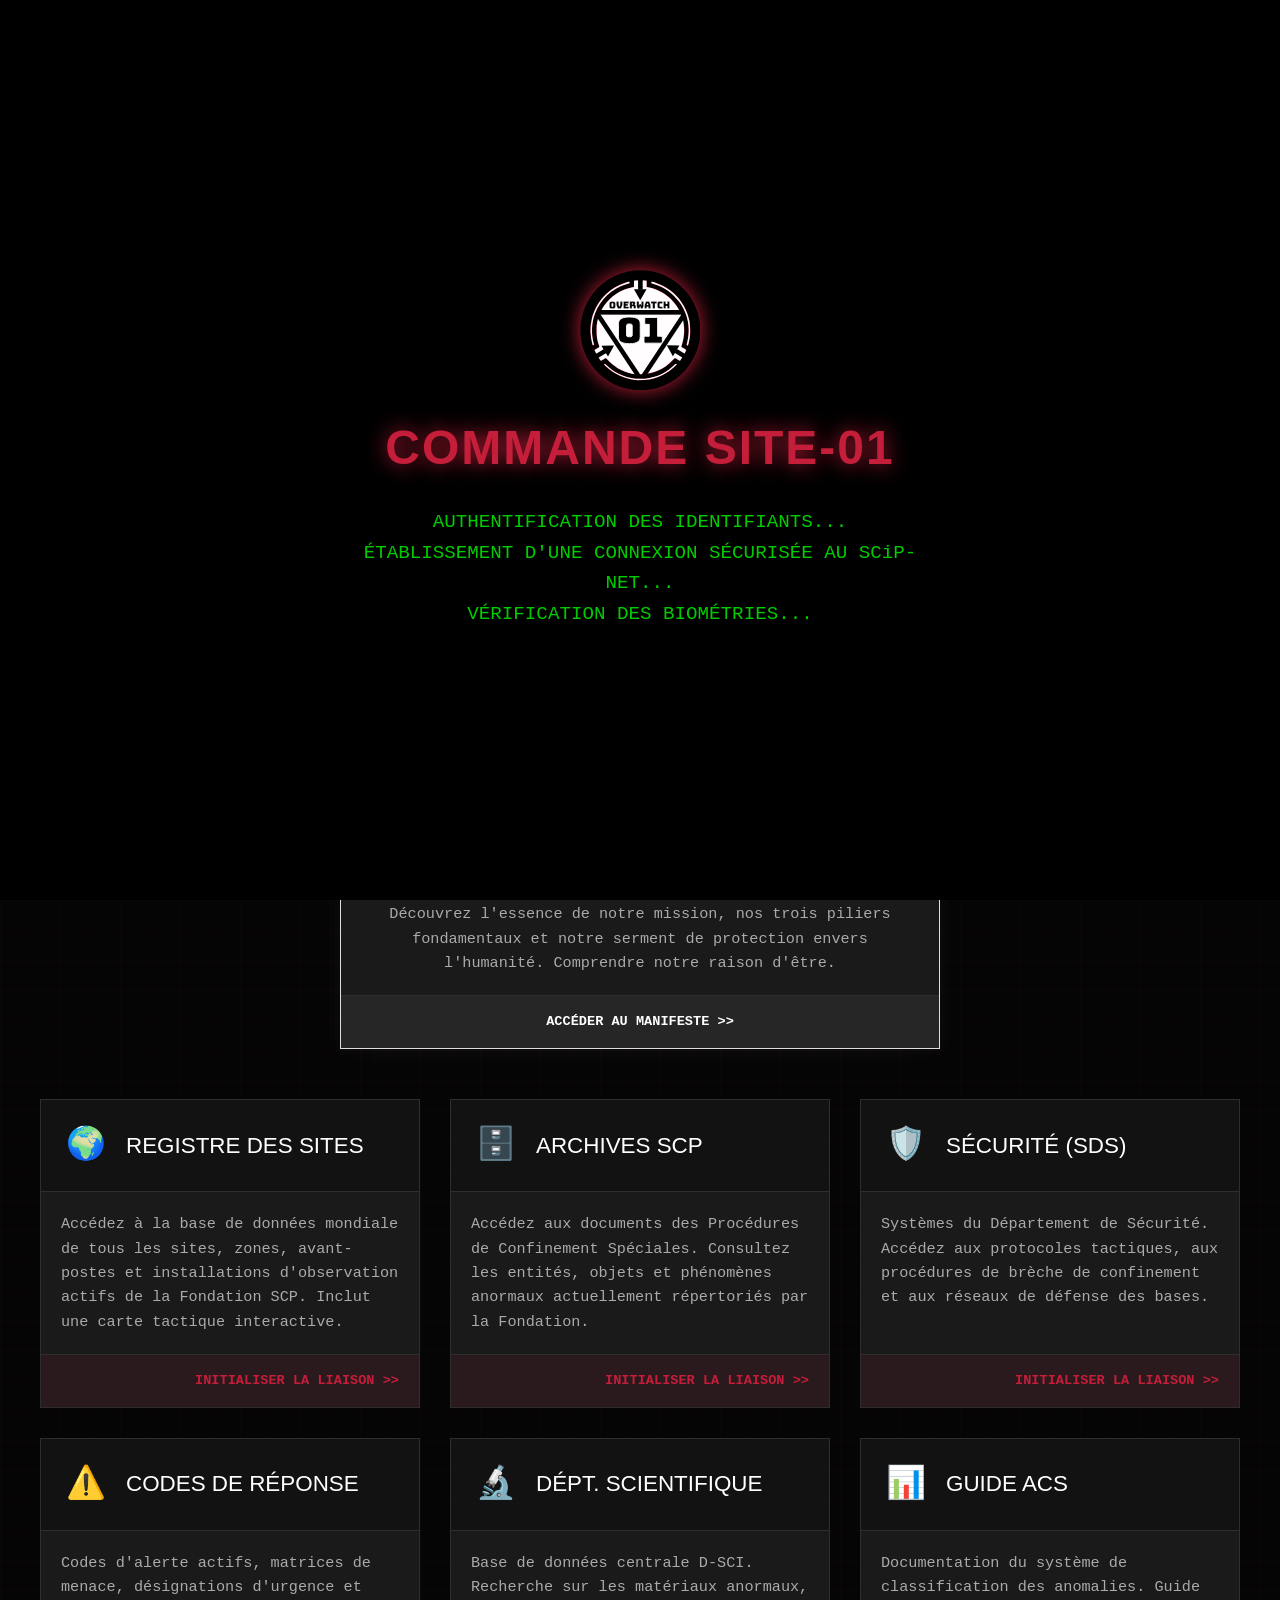
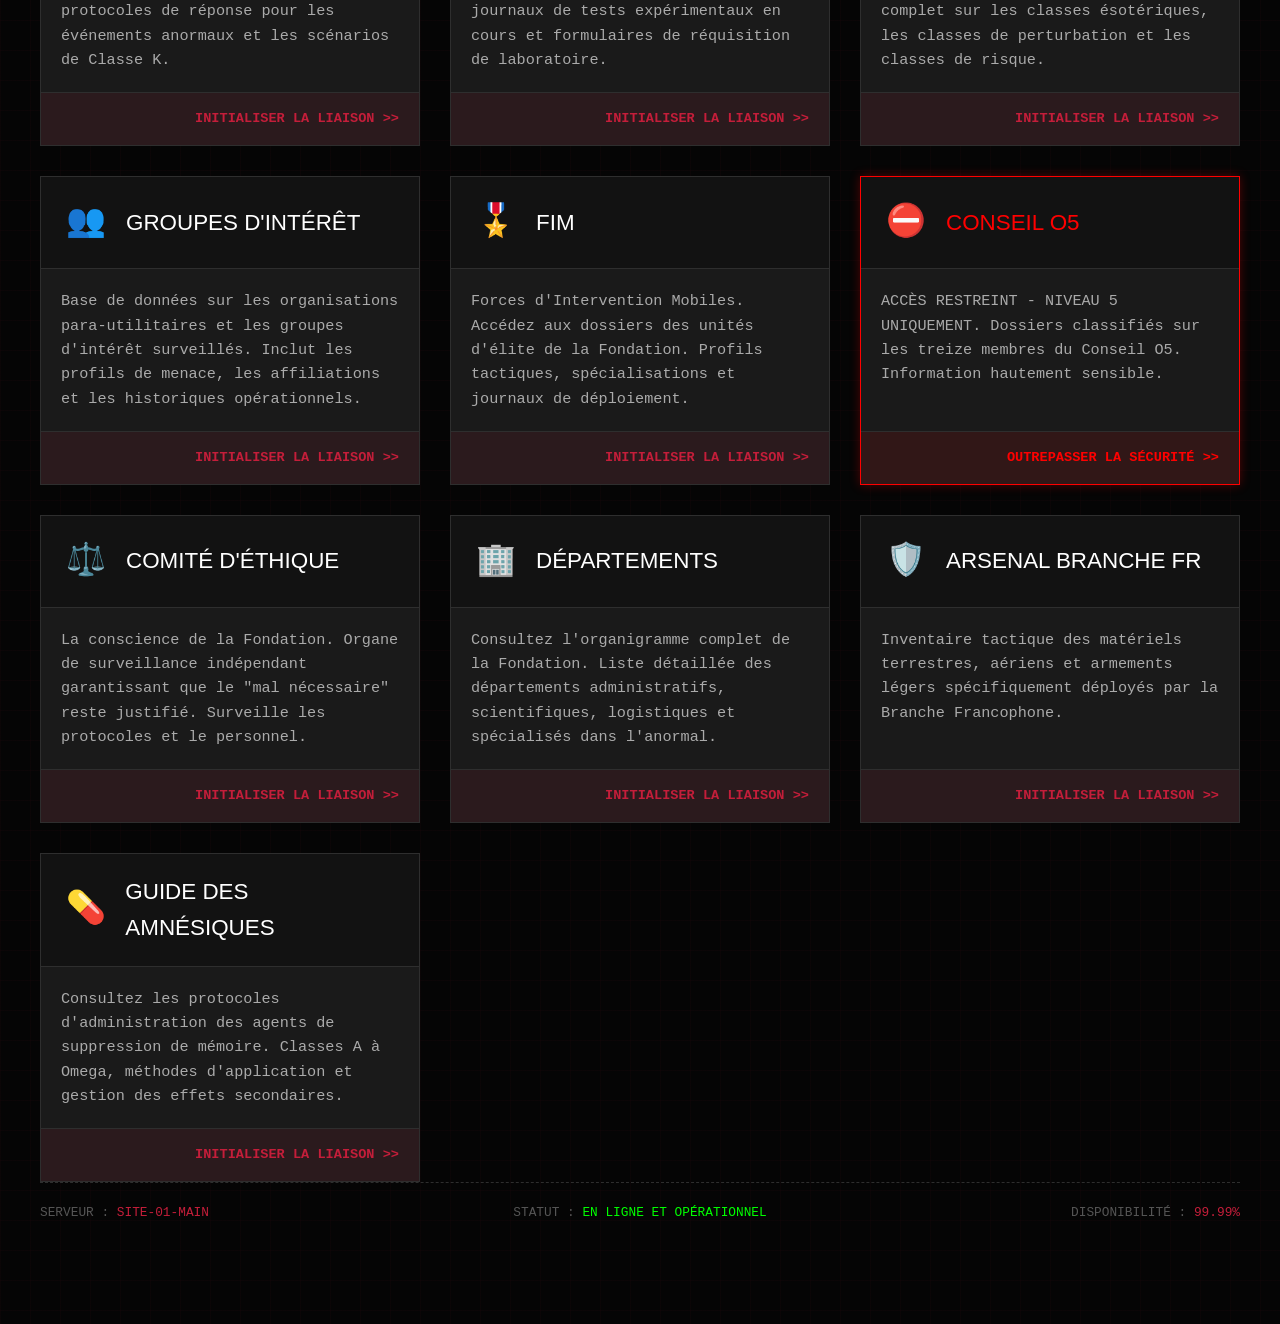
<file: index.html>
<!DOCTYPE html>
<html lang="fr">

<head>
    <meta charset="UTF-8">
    <meta name="viewport" content="width=device-width, initial-scale=1.0">
    <title>SCiP-NET : SITE-01 // COMMAND TERMINAL</title>
    <style>
        :root {
            --bg-color: #050505;
            --text-color: #e0e0e0;
            --primary: #c41e3a;
            /* Deep Red */
            --primary-glow: rgba(196, 30, 58, 0.4);
            --secondary: #1a1a1a;
            --accent: #2e2e2e;
            --font-main: 'Courier New', Courier, monospace;
            --font-header: 'Arial Black', sans-serif;
        }

        * {
            box-sizing: border-box;
            margin: 0;
            padding: 0;
        }

        body {
            background-color: var(--bg-color);
            color: var(--text-color);
            font-family: var(--font-main);
            line-height: 1.6;
            overflow-x: hidden;
            background-image:
                linear-gradient(rgba(196, 30, 58, 0.03) 1px, transparent 1px),
                linear-gradient(90deg, rgba(196, 30, 58, 0.03) 1px, transparent 1px);
            background-size: 30px 30px;
            min-height: 100vh;
            display: flex;
            flex-direction: column;
        }

        /* CRT Scanline Effect */
        body::after {
            content: " ";
            display: block;
            position: fixed;
            top: 0;
            left: 0;
            bottom: 0;
            right: 0;
            background: linear-gradient(rgba(18, 16, 16, 0) 50%, rgba(0, 0, 0, 0.25) 50%), linear-gradient(90deg, rgba(255, 0, 0, 0.06), rgba(0, 255, 0, 0.02), rgba(0, 0, 255, 0.06));
            z-index: 2;
            background-size: 100% 2px, 3px 100%;
            pointer-events: none;
        }

        header {
            background-color: var(--secondary);
            border-bottom: 3px solid var(--primary);
            padding: 20px 40px;
            display: flex;
            align-items: center;
            justify-content: space-between;
            position: fixed;
            width: 100%;
            top: 0;
            z-index: 10;
            box-shadow: 0 0 15px var(--primary-glow);
        }

        .logo-container {
            display: flex;
            align-items: center;
            gap: 20px;
        }

        .logo {
            width: 60px;
            height: 60px;
            filter: drop-shadow(0 0 5px var(--primary));
        }

        h1 {
            font-family: var(--font-header);
            font-size: 1.8rem;
            color: var(--text-color);
            text-transform: uppercase;
            letter-spacing: 2px;
        }

        .subtitle {
            font-size: 0.9rem;
            color: var(--primary);
            font-weight: bold;
            letter-spacing: 5px;
        }

        main {
            margin-top: 120px;
            padding: 40px;
            flex-grow: 1;
            display: flex;
            flex-direction: column;
        }

        .terminal-header {
            text-align: center;
            margin-bottom: 50px;
            border-bottom: 1px solid var(--accent);
            padding-bottom: 20px;
        }

        .terminal-header h2 {
            font-family: var(--font-header);
            color: var(--primary);
            font-size: 2.5rem;
            letter-spacing: 4px;
            text-shadow: 0 0 10px var(--primary-glow);
        }

        .terminal-header p {
            color: #888;
            font-size: 1.1rem;
            margin-top: 10px;
        }

        .grid {
            display: grid;
            grid-template-columns: repeat(auto-fit, minmax(300px, 1fr));
            gap: 30px;
            max-width: 1200px;
            margin: 0 auto;
            width: 100%;
            position: relative;
            z-index: 5;
        }

        .menu-card {
            background-color: var(--secondary);
            border: 1px solid var(--accent);
            position: relative;
            transition: transform 0.2s, box-shadow 0.2s, border-color 0.2s;
            cursor: pointer;
            display: flex;
            flex-direction: column;
            overflow: hidden;
            text-decoration: none;
            color: var(--text-color);
            min-height: 200px;
        }

        .menu-card::before {
            content: '';
            position: absolute;
            top: 0;
            left: 0;
            width: 100%;
            height: 4px;
            background-color: var(--primary);
            transform: scaleX(0);
            transform-origin: left;
            transition: transform 0.3s;
        }

        .menu-card:hover {
            transform: translateY(-5px);
            box-shadow: 0 10px 20px rgba(0, 0, 0, 0.5), 0 0 15px var(--primary-glow);
            border-color: #444;
        }

        .menu-card:hover::before {
            transform: scaleX(1);
        }

        .card-header {
            padding: 20px;
            border-bottom: 1px solid var(--accent);
            background-color: rgba(0, 0, 0, 0.3);
            display: flex;
            align-items: center;
            gap: 15px;
        }

        .card-icon {
            font-size: 2rem;
            color: var(--primary);
            text-align: center;
            width: 50px;
            display: flex;
            justify-content: center;
            align-items: center;
        }

        .card-title {
            font-family: var(--font-header);
            font-size: 1.4rem;
            color: white;
            text-transform: uppercase;
        }

        .card-body {
            padding: 20px;
            flex-grow: 1;
            font-size: 0.95rem;
            color: #aaa;
        }

        .card-footer {
            padding: 15px 20px;
            background-color: rgba(196, 30, 58, 0.1);
            border-top: 1px solid var(--accent);
            text-align: right;
            font-size: 0.85rem;
            color: var(--primary);
            font-weight: bold;
            transition: background-color 0.3s, color 0.3s;
        }

        .menu-card:hover .card-footer {
            background-color: var(--primary);
            color: #fff;
        }

        .stat-block {
            display: flex;
            gap: 30px;
        }

        .stat-item {
            text-align: right;
        }

        .featured-container {
            display: flex;
            justify-content: center;
            gap: 30px;
            flex-wrap: wrap;
            margin-bottom: 50px;
            width: 100%;
        }

        .menu-card.featured {
            max-width: 600px;
            width: 100%;
            border-color: var(--primary);
            box-shadow: 0 0 20px var(--primary-glow);
            background: linear-gradient(135deg, var(--secondary) 0%, #2a0a0e 100%);
        }

        .menu-card.featured .card-header {
            background-color: rgba(196, 30, 58, 0.2);
        }

        .menu-card.featured .card-title {
            color: #ff4d6a;
            font-size: 1.6rem;
        }

        /* Status panel at the bottom */
        .status-panel {
            margin-top: auto;
            border-top: 1px dashed var(--accent);
            padding-top: 20px;
            display: flex;
            justify-content: space-between;
            color: #555;
            font-size: 0.8rem;
            max-width: 1200px;
            margin-left: auto;
            margin-right: auto;
            width: 100%;
            position: relative;
            z-index: 5;
            padding-bottom: 20px;
        }

        .status-panel span {
            color: var(--primary);
        }

        /* Legal footer banner */
        .legal-footer {
            position: fixed;
            bottom: 0;
            left: 0;
            width: 100%;
            border-top: 1px solid var(--primary);
            background: rgba(15, 15, 15, 0.9);
            backdrop-filter: blur(10px);
            transition: all 0.3s;
            text-decoration: none;
            padding: 10px;
            display: flex;
            justify-content: center;
            align-items: center;
            gap: 15px;
            z-index: 20;
            color: #888;
            font-size: 0.75rem;
            letter-spacing: 2px;
            text-transform: uppercase;
            font-family: var(--font-header);
        }

        .legal-footer:hover {
            background: rgba(196, 30, 58, 0.2);
            color: #fff;
            box-shadow: 0 0 20px rgba(196, 30, 58, 0.3);
        }

        .legal-footer b {
            color: var(--primary);
        }

        /* Adjust main to not be hidden by fixed footer */
        main {
            padding-bottom: 80px;
        }

        /* Access Granted Animation */
        #access-overlay {
            position: fixed;
            top: 0;
            left: 0;
            width: 100vw;
            height: 100vh;
            background-color: #000;
            z-index: 100;
            display: flex;
            flex-direction: column;
            justify-content: center;
            align-items: center;
            transition: opacity 1s ease-out;
            pointer-events: none;
        }

        #access-overlay h1 {
            color: var(--primary);
            font-size: 3rem;
            text-shadow: 0 0 20px var(--primary);
            margin-bottom: 20px;
        }

        #access-overlay .access-log {
            color: #0f0;
            font-family: var(--font-main);
            font-size: 1.2rem;
            opacity: 0.8;
            max-width: 600px;
            text-align: center;
        }

        .search-terminal {
            background-color: #000;
            border: 1px solid var(--accent);
            padding: 15px 25px;
            margin-bottom: 40px;
            font-family: var(--font-main);
            display: flex;
            align-items: center;
            gap: 15px;
            max-width: 1200px;
            margin-left: auto;
            margin-right: auto;
            width: 100%;
            border-left: 4px solid var(--primary);
            box-shadow: 0 5px 15px rgba(0,0,0,0.8);
            position: relative;
            z-index: 5;
        }

        .terminal-prompt {
            color: var(--primary);
            font-weight: bold;
            white-space: nowrap;
            letter-spacing: 1px;
        }

        #globalSearch {
            background: none;
            border: none;
            color: #0f0;
            /* Neo-green terminal text */
            font-family: var(--font-main);
            font-size: 1.1rem;
            width: 100%;
            outline: none;
            text-transform: uppercase;
        }

        #globalSearch::placeholder {
            color: #054a05;
        }

        .terminal-overlay {
            position: fixed;
            top: 0;
            left: 0;
            width: 100%;
            height: 100%;
            background: rgba(0, 0, 0, 0.95);
            z-index: 1000;
            display: none;
            flex-direction: column;
            justify-content: center;
            align-items: center;
            font-family: var(--font-main);
        }

        .search-status {
            color: var(--primary);
            font-size: 1.5rem;
            margin-bottom: 20px;
            text-shadow: 0 0 10px var(--primary-glow);
        }

        .search-progress {
            width: 300px;
            height: 2px;
            background: #222;
            position: relative;
            overflow: hidden;
        }

        .search-progress::after {
            content: '';
            position: absolute;
            left: -100%;
            width: 100%;
            height: 100%;
            background: var(--primary);
            animation: search-load 1.5s infinite;
        }

        @keyframes search-load {
            0% { left: -100%; }
            100% { left: 100%; }
        }

        @keyframes scanline {
            0% {
                transform: translateY(-100vh);
            }

            100% {
                transform: translateY(100vh);
            }
        }

        .scanline-bar {
            width: 100%;
            height: 10px;
            background: rgba(196, 30, 58, 0.3);
            box-shadow: 0 0 20px rgba(196, 30, 58, 0.5);
            position: fixed;
            z-index: 3;
            animation: scanline 6s linear infinite;
            pointer-events: none;
            opacity: 0.5;
        }
    </style>
</head>

<body>
    <!-- Access Animation -->
    <div id="access-overlay">
        <img src="./Foundation Facilities - SCP Foundation_files/Site-01.svg" alt="Site-01 Logo"
            style="width: 120px; height: 120px; margin-bottom: 20px; filter: drop-shadow(0 0 10px var(--primary));"
            onerror="this.src='[data-uri]'">
        <h1>COMMANDE SITE-01</h1>
        <div class="access-log" id="accessText">
            AUTHENTIFICATION DES IDENTIFIANTS...<br>
        </div>
    </div>

    <div class="scanline-bar"></div>

    <header>
        <div class="logo-container">
            <img src="./Foundation Facilities - SCP Foundation_files/Site-01.svg" alt="SCP Logo" class="logo"
                onerror="this.src='[data-uri]'">
            <div>
                <h1>Base de données SCiP-NET</h1>
                <div class="subtitle">SITE-01 // HUB INTRANET</div>
            </div>
        </div>
        <div class="stat-block">
            <div class="stat-item">
                <div style="font-size: 0.7rem; color: #888;">DIRECTEUR DE SITE</div>
                <div style="color: var(--primary); font-weight: bold;">[CLASSIFIÉ]</div>
            </div>
            <div class="stat-item">
                <div style="font-size: 0.7rem; color: #888;">ACCRÉDITATION REQUISE</div>
                <div style="color: #f00; font-weight: bold;">NIVEAU 4</div>
            </div>
        </div>
    </header>

    <main>
        <div class="terminal-header">
            <h2>TERMINAL PRINCIPAL DU SITE-01</h2>
            <p>Sélectionnez un module de sous-système ou utilisez la ligne de commande ci-dessous.</p>
        </div>

        <!-- Global Search Terminal -->
        <div class="search-terminal">
            <div class="terminal-prompt">SITE-01@SCiP-NET:~$</div>
            <input type="text" id="globalSearch" placeholder="ENTREZ UN ID SCP, UN DÉPARTEMENT OU UNE COMMANDE (recherche sur la base de données officielle)..." autocomplete="off">
        </div>

        <div id="searchOverlay" class="terminal-overlay">
            <div class="search-status" id="searchStatus">RECHERCHE DANS LA BASE DE DONNÉES...</div>
            <div class="search-progress"></div>
        </div>

        <div class="featured-container">
            <!-- Foundation Orientation -->
            <a href="about.html" class="menu-card featured">
                <div class="card-header">
                    <div class="card-icon">🏛️</div>
                    <div class="card-title">Orientation Fondation</div>
                </div>
                <div class="card-body" style="text-align: center;">
                    <p style="font-weight: bold; color: var(--primary); margin-bottom: 10px;">[ ACCÈS PRIORITAIRE POUR
                        LES NOUVEAUX ARRIVANTS ]</p>
                    Aperçu officiel de la mission de la Fondation SCP, de la classification du personnel et du mandat
                    mondial. Obligatoire pour tout nouveau personnel.
                </div>
                <div class="card-footer" style="text-align: center;">
                    INITIALISER LE PROTOCOLE D'ORIENTATION &gt;&gt;
                </div>
            </a>

            <!-- General Presentation -->
            <a href="presentation.html" class="menu-card featured"
                style="border-color: #ddd; box-shadow: 0 0 20px rgba(255,255,255,0.05); background: linear-gradient(135deg, var(--secondary) 0%, #1a1a1a 100%);">
                <div class="card-header" style="background-color: rgba(255, 255, 255, 0.05);">
                    <div class="card-icon">👁️</div>
                    <div class="card-title" style="color: #fff;">Qu'est-ce que la Fondation ?</div>
                </div>
                <div class="card-body" style="text-align: center;">
                    <p style="font-weight: bold; color: #aaa; margin-bottom: 10px;">[ PRÉSENTATION GLOBALE ]</p>
                    Découvrez l'essence de notre mission, nos trois piliers fondamentaux et notre serment de
                    protection envers l'humanité. Comprendre notre raison d'être.
                </div>
                <div class="card-footer"
                    style="text-align: center; color: #fff; background-color: rgba(255, 255, 255, 0.05);">
                    ACCÉDER AU MANIFESTE &gt;&gt;
                </div>
            </a>
        </div>

        <div class="grid">
            <!-- Global Facilities Registry -->
            <a href="Foundation Facilities - SCP Foundation.html" class="menu-card">
                <div class="card-header">
                    <div class="card-icon">🌍</div>
                    <div class="card-title">Registre des Sites</div>
                </div>
                <div class="card-body">
                    Accédez à la base de données mondiale de tous les sites, zones, avant-postes et installations
                    d'observation actifs de la Fondation SCP. Inclut une carte tactique interactive.
                </div>
                <div class="card-footer">
                    INITIALISER LA LIAISON &gt;&gt;
                </div>
            </a>

            <!-- SCP Archives -->
            <a href="archives.html" class="menu-card">
                <div class="card-header">
                    <div class="card-icon">🗄️</div>
                    <div class="card-title">Archives SCP</div>
                </div>
                <div class="card-body">
                    Accédez aux documents des Procédures de Confinement Spéciales. Consultez les entités, objets et
                    phénomènes anormaux actuellement répertoriés par la Fondation.
                </div>
                <div class="card-footer">
                    INITIALISER LA LIAISON &gt;&gt;
                </div>
            </a>

            <!-- Security Department (SDS) -->
            <a href="secu.html" class="menu-card">
                <div class="card-header">
                    <div class="card-icon">🛡️</div>
                    <div class="card-title">Sécurité (SDS)</div>
                </div>
                <div class="card-body">
                    Systèmes du Département de Sécurité. Accédez aux protocoles tactiques, aux procédures de brèche de
                    confinement et aux réseaux de défense des bases.
                </div>
                <div class="card-footer">
                    INITIALISER LA LIAISON &gt;&gt;
                </div>
            </a>

            <!-- Codes & Protocols -->
            <a href="codes.html" class="menu-card">
                <div class="card-header">
                    <div class="card-icon">⚠️</div>
                    <div class="card-title">Codes de Réponse</div>
                </div>
                <div class="card-body">
                    Codes d'alerte actifs, matrices de menace, désignations d'urgence et protocoles de réponse pour les
                    événements anormaux et les scénarios de Classe K.
                </div>
                <div class="card-footer">
                    INITIALISER LA LIAISON &gt;&gt;
                </div>
            </a>

            <!-- Scientific Department (D-SCI) -->
            <a href="d-sci.html" class="menu-card">
                <div class="card-header">
                    <div class="card-icon">🔬</div>
                    <div class="card-title">Dépt. Scientifique</div>
                </div>
                <div class="card-body">
                    Base de données centrale D-SCI. Recherche sur les matériaux anormaux, journaux de tests
                    expérimentaux en cours et formulaires de réquisition de laboratoire.
                </div>
                <div class="card-footer">
                    INITIALISER LA LIAISON &gt;&gt;
                </div>
            </a>

            <!-- ACS Guide -->
            <a href="acs.html" class="menu-card">
                <div class="card-header">
                    <div class="card-icon">📊</div>
                    <div class="card-title">Guide ACS</div>
                </div>
                <div class="card-body">
                    Documentation du système de classification des anomalies. Guide complet sur les classes ésotériques,
                    les classes de perturbation et les classes de risque.
                </div>
                <div class="card-footer">
                    INITIALISER LA LIAISON &gt;&gt;
                </div>
            </a>

            <!-- Groups of Interest (GOI) -->
            <a href="goi.html" class="menu-card">
                <div class="card-header">
                    <div class="card-icon">👥</div>
                    <div class="card-title">Groupes d'Intérêt</div>
                </div>
                <div class="card-body">
                    Base de données sur les organisations para-utilitaires et les groupes d'intérêt surveillés.
                    Inclut les profils de menace, les affiliations et les historiques opérationnels.
                </div>
                <div class="card-footer">
                    INITIALISER LA LIAISON &gt;&gt;
                </div>
            </a>

            <!-- Mobile Task Forces (FIM) -->
            <a href="mtf.html" class="menu-card">
                <div class="card-header">
                    <div class="card-icon">🎖️</div>
                    <div class="card-title">FIM</div>
                </div>
                <div class="card-body">
                    Forces d'Intervention Mobiles. Accédez aux dossiers des unités d'élite de la Fondation.
                    Profils tactiques, spécialisations et journaux de déploiement.
                </div>
                <div class="card-footer">
                    INITIALISER LA LIAISON &gt;&gt;
                </div>
            </a>

            <!-- O5 Council -->
            <a href="o5.html" class="menu-card"
                style="border-color: #ff0000; box-shadow: 0 0 10px rgba(255, 0, 0, 0.3);">
                <div class="card-header">
                    <div class="card-icon" style="color: #ff0000;">⛔</div>
                    <div class="card-title" style="color: #ff0000;">Conseil O5</div>
                </div>
                <div class="card-body">
                    ACCÈS RESTREINT - NIVEAU 5 UNIQUEMENT.
                    Dossiers classifiés sur les treize membres du Conseil O5.
                    Information hautement sensible.
                </div>
                <div class="card-footer" style="background: rgba(255, 0, 0, 0.1); color: #ff0000;">
                    OUTREPASSER LA SÉCURITÉ &gt;&gt;
                </div>
            </a>

            <!-- Ethics Committee (CE) -->
            <a href="ethics.html" class="menu-card">
                <div class="card-header">
                    <div class="card-icon">⚖️</div>
                    <div class="card-title">Comité d'Éthique</div>
                </div>
                <div class="card-body">
                    La conscience de la Fondation. Organe de surveillance indépendant garantissant que le "mal nécessaire" reste justifié. Surveille les protocoles et le personnel.
                </div>
                <div class="card-footer">
                    INITIALISER LA LIAISON &gt;&gt;
                </div>
            </a>

            <!-- Foundation Departments -->
            <a href="departments.html" class="menu-card">
                <div class="card-header">
                    <div class="card-icon">🏢</div>
                    <div class="card-title">Départements</div>
                </div>
                <div class="card-body">
                    Consultez l'organigramme complet de la Fondation. Liste détaillée des départements administratifs,
                    scientifiques, logistiques et spécialisés dans l'anormal.
                </div>
                <div class="card-footer">
                    INITIALISER LA LIAISON &gt;&gt;
                </div>
            </a>

            <!-- French Equipment -->
            <a href="equipment.html" class="menu-card">
                <div class="card-header">
                    <div class="card-icon">🛡️</div>
                    <div class="card-title" >Arsenal Branche FR</div>
                </div>
                <div class="card-body">
                    Inventaire tactique des matériels terrestres, aériens et armements légers spécifiquement déployés
                    par la Branche Francophone.
                </div>
                <div class="card-footer" >
                    INITIALISER LA LIAISON &gt;&gt;
                </div>
            </a>

            <!-- Amnesics Guide -->
            <a href="amnesics.html" class="menu-card">
                <div class="card-header">
                    <div class="card-icon">💊</div>
                    <div class="card-title">Guide des Amnésiques</div>
                </div>
                <div class="card-body">
                    Consultez les protocoles d'administration des agents de suppression de mémoire. Classes A à Omega, méthodes d'application et gestion des effets secondaires.
                </div>
                <div class="card-footer">
                    INITIALISER LA LIAISON &gt;&gt;
                </div>
            </a>
        </div>

        <div class="status-panel">
            <div>SERVEUR : <span>SITE-01-MAIN</span></div>
            <div>STATUT : <span style="color: #0f0;">EN LIGNE ET OPÉRATIONNEL</span></div>
            <div>DISPONIBILITÉ : <span>99.99%</span></div>
        </div>
    </main>

    <!-- Mentions Légales Banner -->
    <a href="legal.html" class="legal-footer">
        <span>⚖️ <b>Mentions Légales</b> // Licence Creative Commons Attribution-ShareAlike 3.0</span>
    </a>

    <script>
        // Global Search Logic
        const searchInput = document.getElementById('globalSearch');
        const searchOverlay = document.getElementById('searchOverlay');
        const searchStatus = document.getElementById('searchStatus');

        const routes = {
            'ARCHIVES': 'archives.html',
            'DEPARTEMENTS': 'departments.html',
            'DEPT': 'departments.html',
            'AMNESIQUES': 'amnesics.html',
            'AMNESICS': 'amnesics.html',
            'ETIQUE': 'ethics.html',
            'ETHICS': 'ethics.html',
            'CE': 'ethics.html',
            'MTF': 'mtf.html',
            'FIM': 'mtf.html',
            'EQUIPEMENT': 'equipment.html',
            'ARSENAL': 'equipment.html',
            'PRESENTATION': 'presentation.html',
            'ABOUT': 'about.html',
            'ORIENTATION': 'about.html',
            'SITES': 'Foundation Facilities - SCP Foundation.html',
            'FACILITIES': 'Foundation Facilities - SCP Foundation.html',
            'SECU': 'secu.html',
            'SECURITY': 'secu.html',
            'CODES': 'codes.html',
            'D-SCI': 'd-sci.html',
            'SCIENCE': 'd-sci.html',
            'ACS': 'acs.html',
            'GOI': 'goi.html',
            'O5': 'o5.html',
            'LEGAL': 'legal.html'
        };

        searchInput.addEventListener('keypress', function (e) {
            if (e.key === 'Enter') {
                const query = this.value.trim().toUpperCase();
                if (!query) return;

                processSearch(query);
            }
        });

        function processSearch(query) {
            const scpMatch = query.match(/^(?:SCP\s*[-]?\s*)?(\d{1,4})$/);
            
            searchOverlay.style.display = 'flex';
            searchStatus.innerText = `RECHERCHE : ${query}...`;

            setTimeout(() => {
                if (scpMatch) {
                    const scpId = scpMatch[1].padStart(3, '0');
                    searchStatus.innerText = `ID SCP DÉTECTÉ : SCP-${scpId}... REDIRECTION.`;
                    setTimeout(() => {
                        window.location.href = `https://scp-wiki.wikidot.com/scp-${scpId}`;
                    }, 800);
                } else if (routes[query]) {
                    searchStatus.innerText = `MODULE SYSTÈME DÉTECTÉ : ${query}... CHARGEMENT.`;
                    setTimeout(() => {
                        window.location.href = routes[query];
                    }, 800);
                } else if (query === 'HELP' || query === '?') {
                    alert('Commandes disponibles :\n- Un numéro (ex: 173) pour un SCP\n- Nom d\'un module (ex: ARCHIVES, MTF, AMNESIQUES)\n- HELP pour cette aide');
                    searchOverlay.style.display = 'none';
                } else {
                    searchStatus.innerText = `ERREUR : CIBLE "${query}" INCONNUE DANS LA BASE DE DONNÉES.`;
                    setTimeout(() => {
                        searchOverlay.style.display = 'none';
                        searchInput.value = '';
                    }, 1500);
                }
            }, 1000);
        }

        // Intro sequence logic
        const overlay = document.getElementById('access-overlay');
        const textElement = document.getElementById('accessText');

        const lines = [
            "ÉTABLISSEMENT D'UNE CONNEXION SÉCURISÉE AU SCiP-NET...",
            "VÉRIFICATION DES BIOMÉTRIES...",
            "BIOMÉTRIES : CONFIRMÉES.",
            "DÉCRYPTAGE DU MANIFESTE DU SITE-01...",
            "ACCÈS AUTORISÉ."
        ];

        let i = 0;
        function showLine() {
            if (i < lines.length) {
                textElement.innerHTML += lines[i] + "<br>";
                i++;
                setTimeout(showLine, 400 + Math.random() * 400); // Random delay for terminal effect
            } else {
                setTimeout(() => {
                    overlay.style.opacity = '0';
                    setTimeout(() => {
                        overlay.style.display = 'none';
                    }, 1000);
                }, 500);
            }
        }

        // Start animation
        setTimeout(showLine, 500);
    </script>
</body>

</html>
</file>
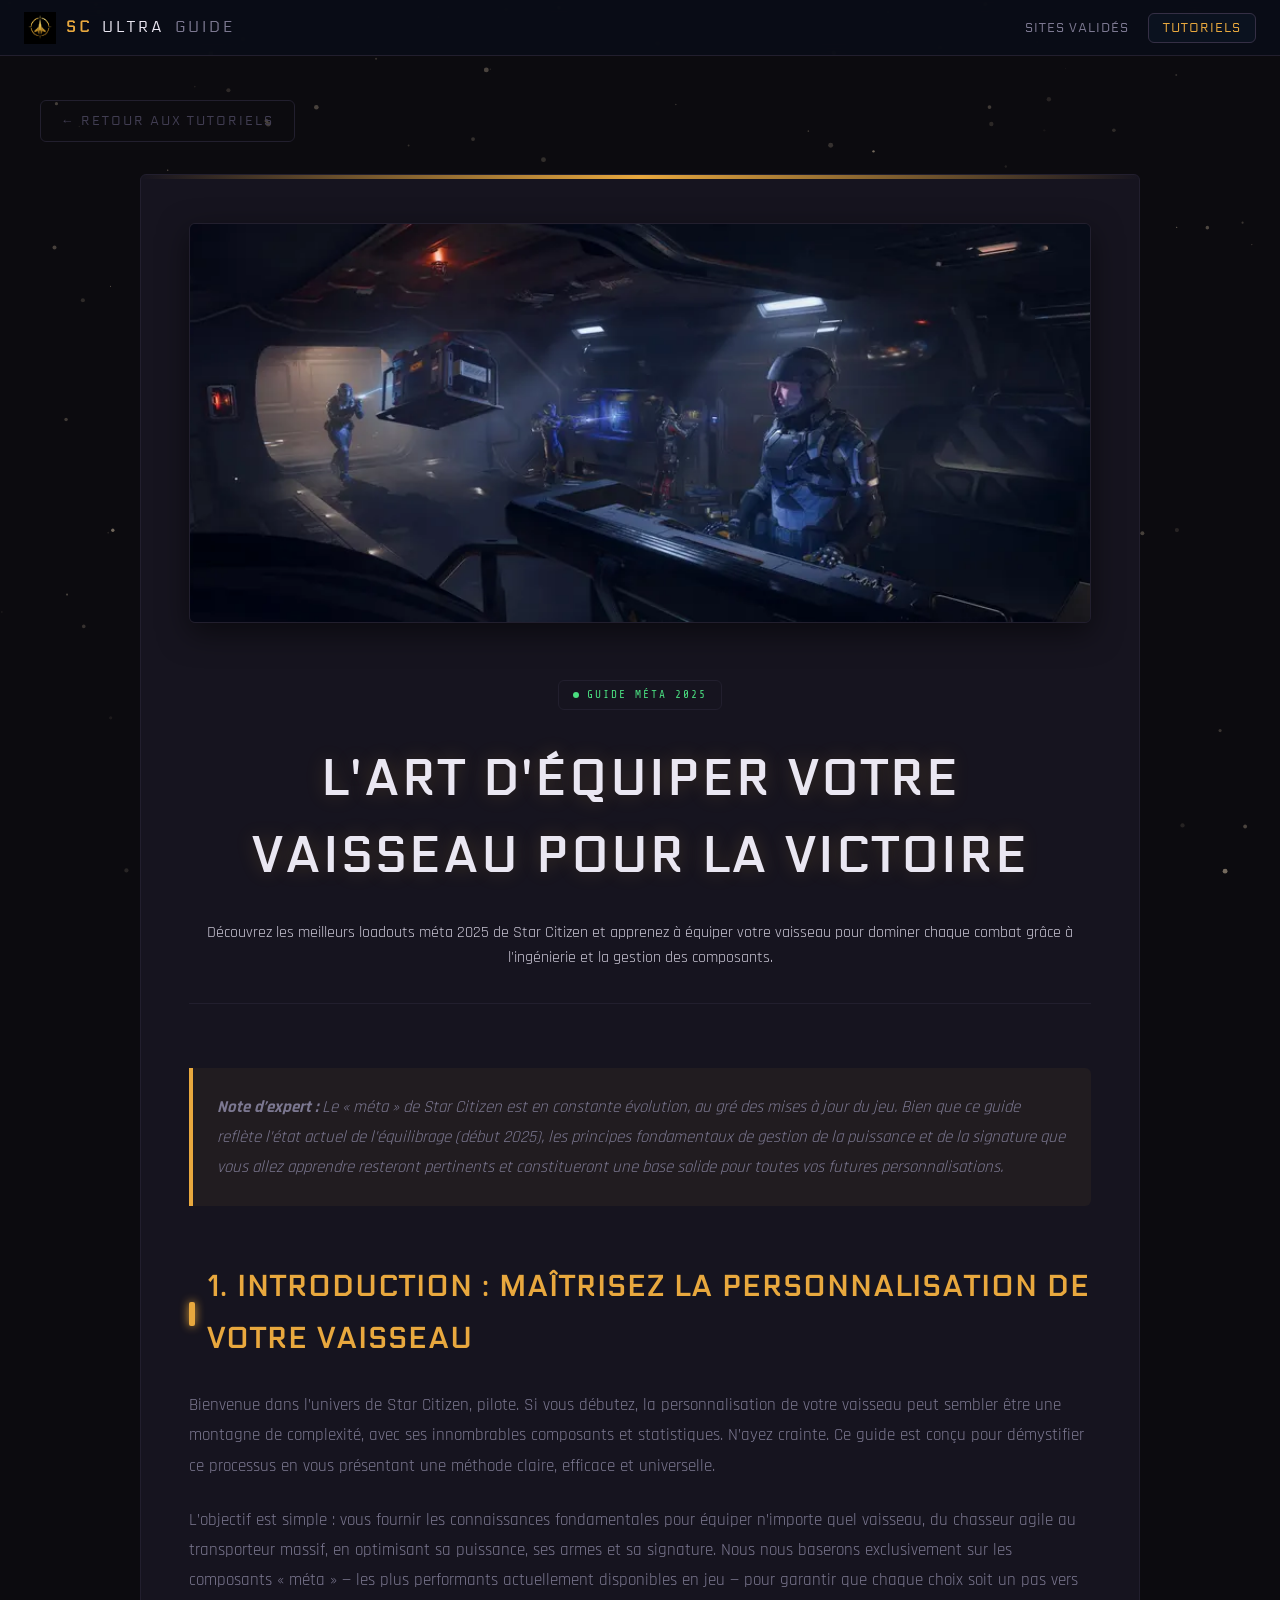
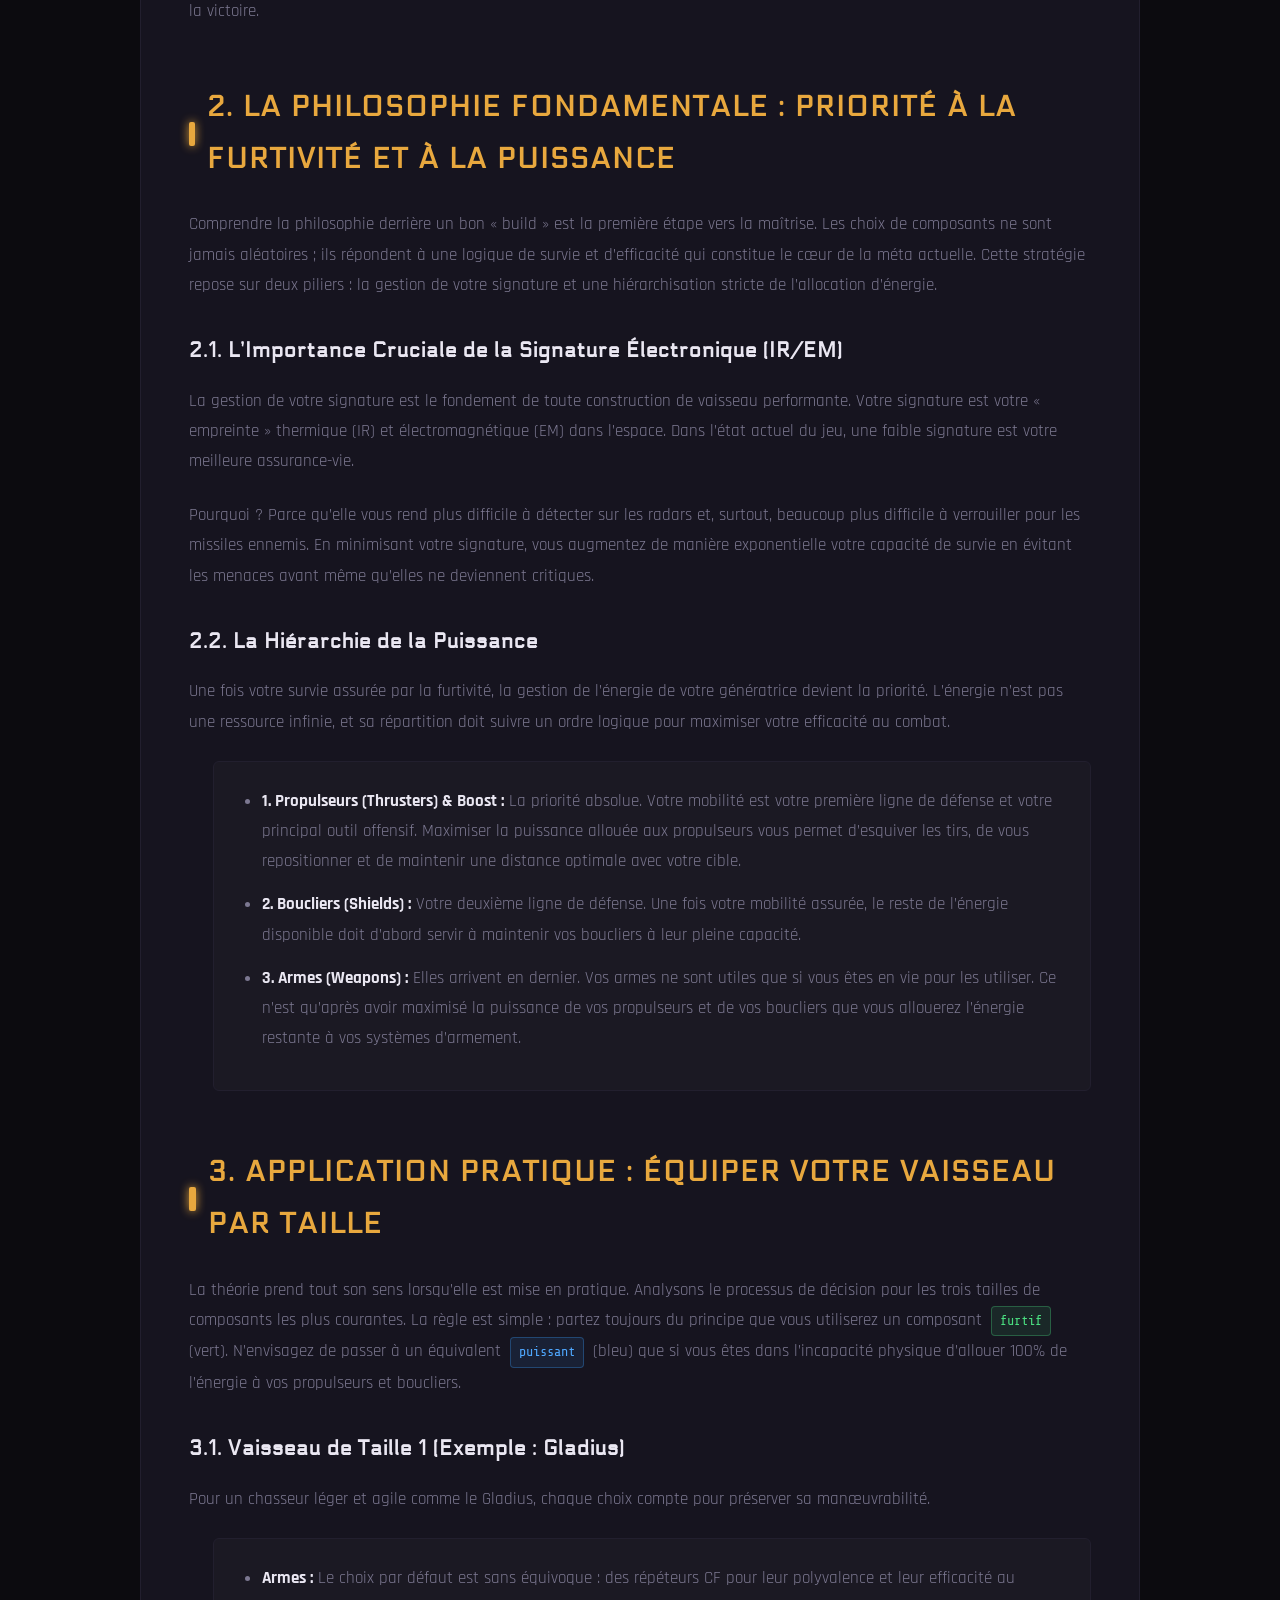
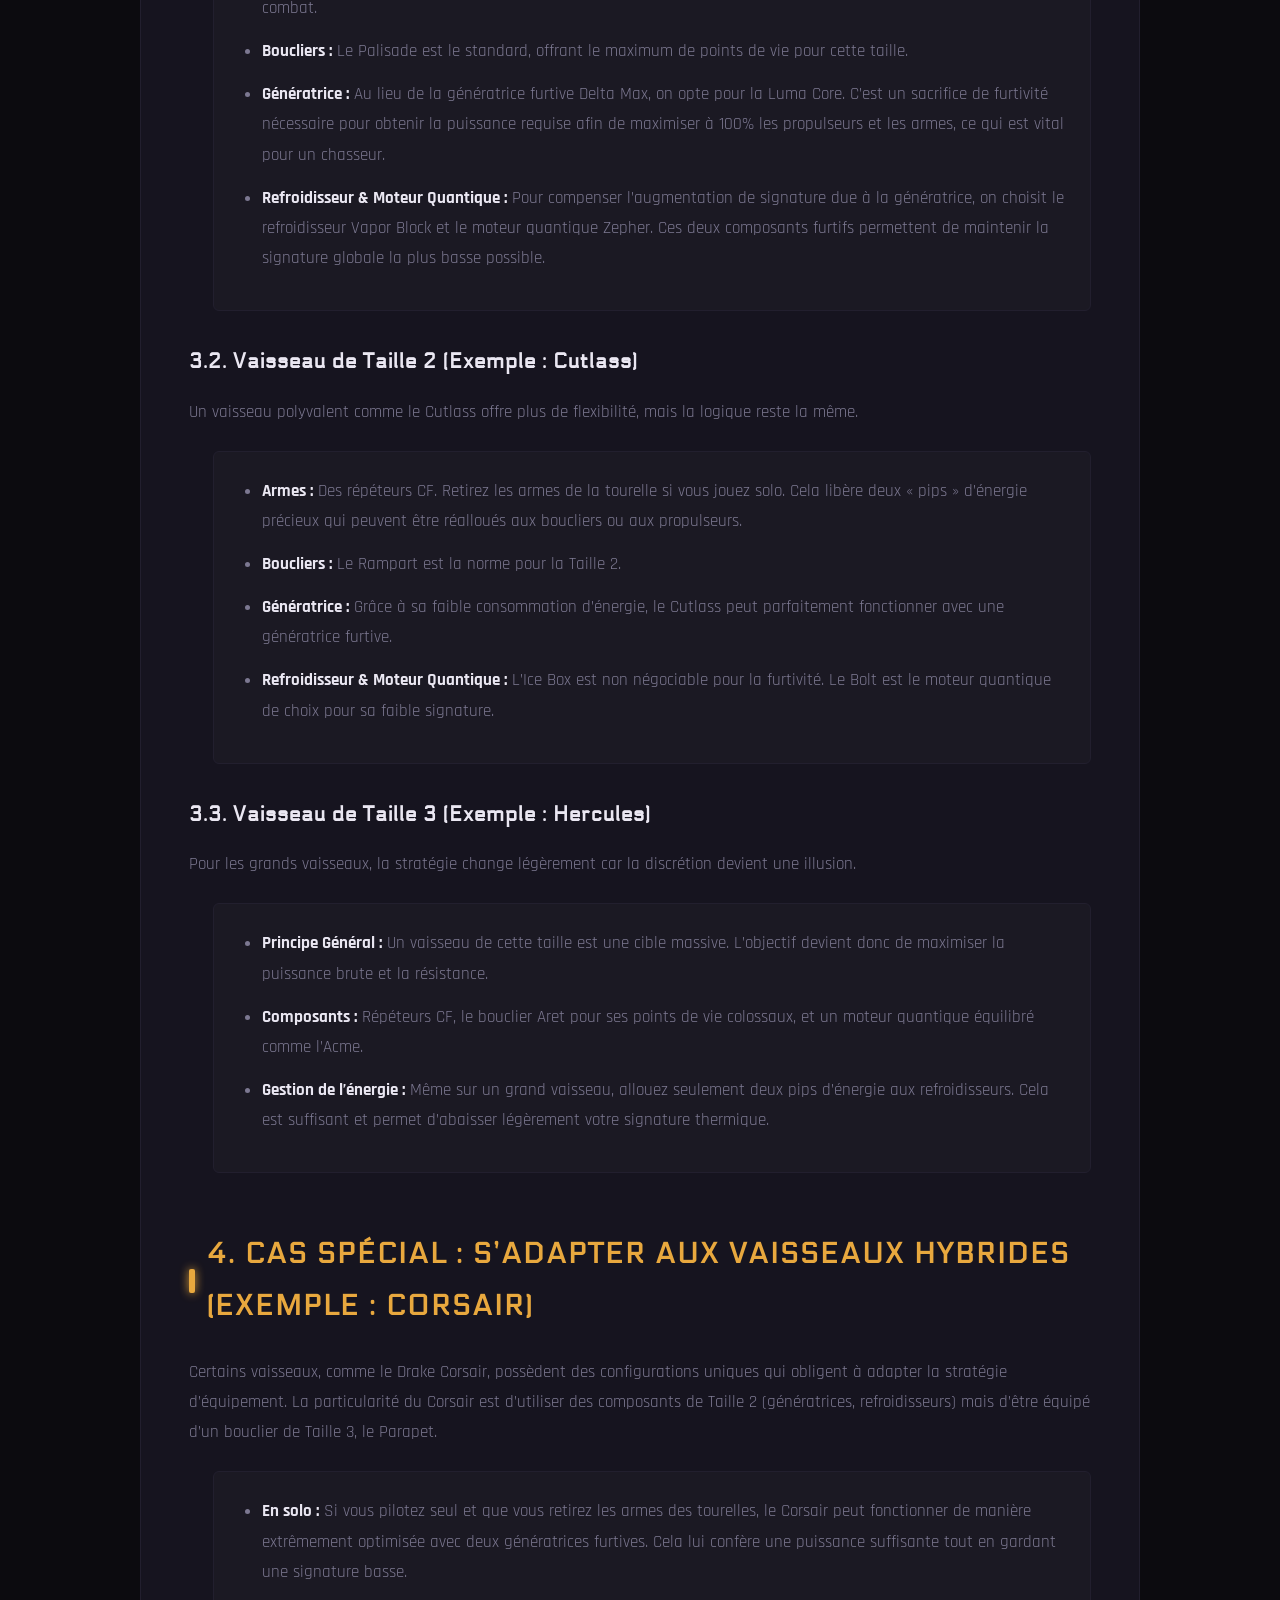
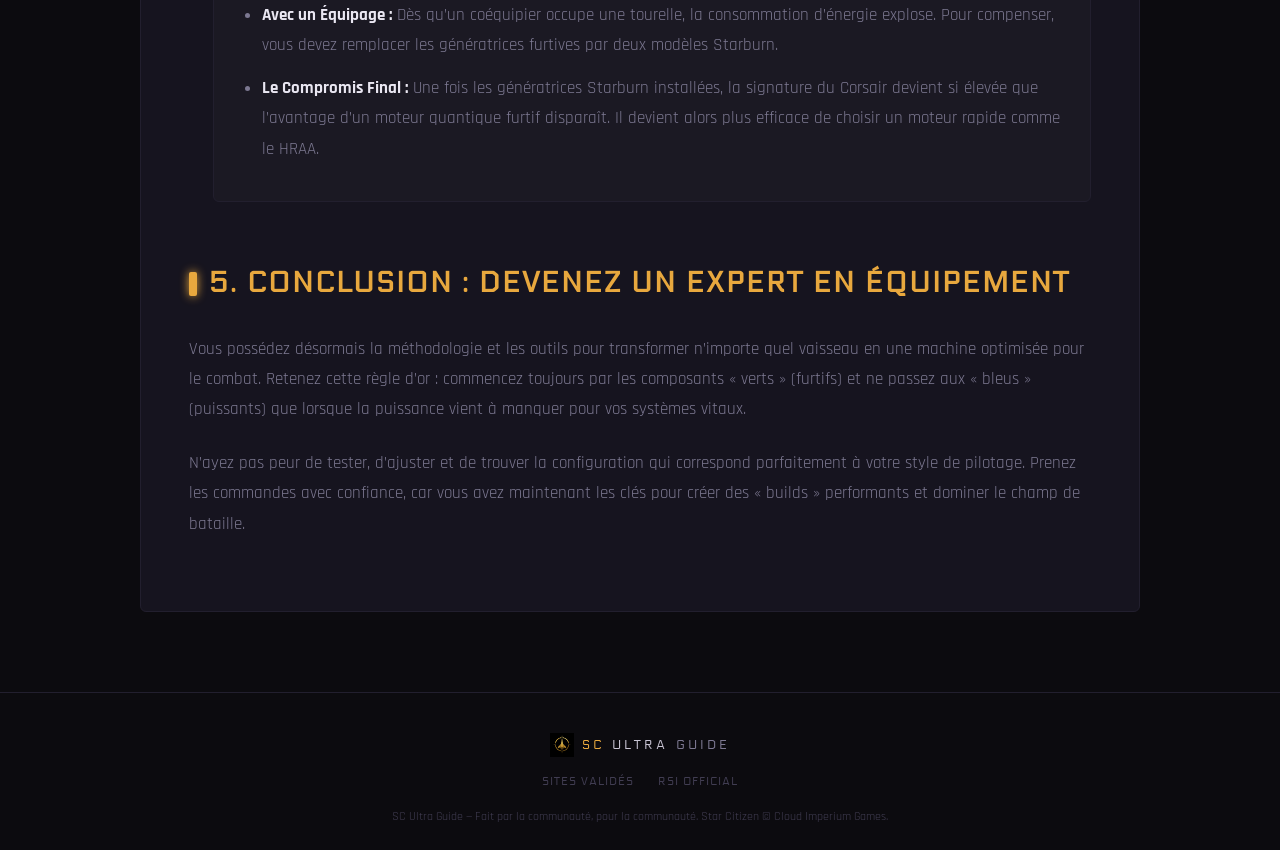
<file: ingénérie vaiseau/index.html>
<!DOCTYPE html>
<html lang="fr">

<head>
  <meta charset="UTF-8">
  <meta name="viewport" content="width=device-width, initial-scale=1.0">
  <title>Ingénierie Vaisseau & Loadout — SC Ultra Guide</title>
  <meta name="description" content="Découvrez les meilleurs loadouts méta 2025 de Star Citizen et apprenez à équiper votre vaisseau pour dominer chaque combat.">
  <link rel="stylesheet" href="../style.css">
  <style>
    .article-container {
      max-width: 1000px;
      margin: 0 auto;
      padding: 3rem;
      background: var(--bg-card);
      border: 1px solid var(--border);
      border-radius: var(--radius);
      position: relative;
      overflow: hidden;
    }
    
    .article-container::before {
      content: '';
      position: absolute;
      top: 0; left: 0; right: 0;
      height: 4px;
      background: linear-gradient(90deg, transparent, var(--accent), transparent);
    }

    .article-image {
      width: 100%;
      height: 400px;
      object-fit: cover;
      border-radius: var(--radius);
      border: 1px solid var(--border);
      margin-bottom: 3rem;
      box-shadow: 0 10px 30px rgba(0,0,0,0.5);
    }

    .article-header {
      text-align: center;
      margin-bottom: 4rem;
      padding-bottom: 2rem;
      border-bottom: 1px solid var(--border);
    }

    .article-header h1 {
      font-family: var(--font-ui);
      font-size: clamp(2rem, 4vw, 3rem);
      color: var(--text-bright);
      text-transform: uppercase;
      letter-spacing: 4px;
      margin-bottom: 1.5rem;
      text-shadow: 0 0 20px rgba(232, 168, 62, 0.2);
    }

    .article-content {
      color: var(--text-mid);
      font-size: 1.05rem;
      line-height: 1.8;
    }

    .article-content h2 {
      color: var(--accent);
      font-family: var(--font-ui);
      font-size: 1.8rem;
      text-transform: uppercase;
      letter-spacing: 2px;
      margin: 3.5rem 0 1.5rem;
      display: flex;
      align-items: center;
      gap: 12px;
    }

    .article-content h2::before {
      content: '';
      display: inline-block;
      width: 8px;
      height: 24px;
      background: var(--accent);
      border-radius: 2px;
      box-shadow: 0 0 10px var(--accent);
    }

    .article-content h3 {
      color: var(--text-bright);
      font-family: var(--font-ui);
      font-size: 1.3rem;
      margin: 2rem 0 1rem;
      letter-spacing: 1px;
    }

    .article-content p {
      margin-bottom: 1.5rem;
    }

    .article-content ul {
      margin-left: 1.5rem;
      margin-bottom: 2rem;
      background: rgba(255, 255, 255, 0.02);
      padding: 1.5rem 1.5rem 1.5rem 3rem;
      border-radius: var(--radius);
      border: 1px solid var(--border);
    }

    .article-content li {
      margin-bottom: 0.8rem;
    }
    
    .article-content li strong {
      color: var(--text-bright);
    }

    .callout {
      background: rgba(232, 168, 62, 0.05);
      border-left: 4px solid var(--accent);
      padding: 1.5rem;
      border-radius: 0 var(--radius) var(--radius) 0;
      margin: 2rem 0;
      font-style: italic;
    }

    .component-tag {
      display: inline-block;
      padding: 2px 8px;
      background: rgba(74, 222, 128, 0.1);
      color: var(--green);
      border: 1px solid rgba(74, 222, 128, 0.3);
      border-radius: 4px;
      font-family: var(--font-mono);
      font-size: 0.85rem;
      margin: 0 4px;
    }
    
    .component-tag.power {
      background: rgba(59, 158, 255, 0.1);
      color: #4fa8ff;
      border-color: rgba(59, 158, 255, 0.3);
    }

    /* Back button */
    .back-btn {
      display: inline-flex;
      align-items: center;
      gap: 8px;
      padding: 10px 20px;
      color: var(--text-dim);
      font-family: var(--font-ui);
      text-transform: uppercase;
      letter-spacing: 2px;
      font-size: 0.8rem;
      border: 1px solid var(--border);
      border-radius: var(--radius);
      margin-bottom: 2rem;
      transition: all 0.2s ease;
    }

    .back-btn:hover {
      color: var(--text-bright);
      border-color: var(--text-mid);
      background: rgba(255,255,255,0.05);
    }
  </style>
</head>

<body>
  <canvas id="stars-canvas"></canvas>

  <!-- NAVBAR -->
  <nav class="navbar">
    <a href="../index.html" class="nav-logo">
      <img src="../logo.png" alt="Logo" class="logo-img">
      <span class="sc">SC</span><span class="ultra">ULTRA</span><span class="guide">GUIDE</span>
    </a>
    <ul class="nav-links">
      <li><a href="../index.html#sites">Sites Validés</a></li>
      <li><a href="../tutos.html" class="active">Tutoriels</a></li>
    </ul>
    <div class="nav-hamburger" id="nav-hamburger">
      <span></span><span></span><span></span>
    </div>
  </nav>

  <!-- CONTENT SECTION -->
  <section class="section" style="padding-top: 100px; min-height: 100vh;">
    <div class="container">
      <a href="../tutos.html" class="back-btn">← Retour aux tutoriels</a>

      <div class="article-container">
        
        <img src="image/engineering-gameplay-guide-v0-7wtzhw1ios7g1.webp" alt="Ingénierie Vaisseau et Loadout" class="article-image">
        
        <div class="article-header">
          <div class="hero-badge"><span class="pulse-dot"></span> GUIDE MÉTA 2025</div>
          <h1>L'Art d'Équiper Votre Vaisseau pour la Victoire</h1>
          <p>Découvrez les meilleurs loadouts méta 2025 de Star Citizen et apprenez à équiper votre vaisseau pour dominer chaque combat grâce à l'ingénierie et la gestion des composants.</p>
        </div>

        <div class="article-content">
          
          <div class="callout">
            <strong>Note d’expert :</strong> Le « méta » de Star Citizen est en constante évolution, au gré des mises à jour du jeu. Bien que ce guide reflète l’état actuel de l’équilibrage (début 2025), les principes fondamentaux de gestion de la puissance et de la signature que vous allez apprendre resteront pertinents et constitueront une base solide pour toutes vos futures personnalisations.
          </div>

          <h2>1. Introduction : Maîtrisez la Personnalisation de Votre Vaisseau</h2>
          <p>
            Bienvenue dans l’univers de Star Citizen, pilote. Si vous débutez, la personnalisation de votre vaisseau peut sembler être une montagne de complexité, avec ses innombrables composants et statistiques. N’ayez crainte. Ce guide est conçu pour démystifier ce processus en vous présentant une méthode claire, efficace et universelle.
          </p>
          <p>
            L’objectif est simple : vous fournir les connaissances fondamentales pour équiper n’importe quel vaisseau, du chasseur agile au transporteur massif, en optimisant sa puissance, ses armes et sa signature. Nous nous baserons exclusivement sur les composants « méta » — les plus performants actuellement disponibles en jeu — pour garantir que chaque choix soit un pas vers la victoire.
          </p>

          <h2>2. La Philosophie Fondamentale : Priorité à la Furtivité et à la Puissance</h2>
          <p>
            Comprendre la philosophie derrière un bon « build » est la première étape vers la maîtrise. Les choix de composants ne sont jamais aléatoires ; ils répondent à une logique de survie et d’efficacité qui constitue le cœur de la méta actuelle. Cette stratégie repose sur deux piliers : la gestion de votre signature et une hiérarchisation stricte de l’allocation d’énergie.
          </p>

          <h3>2.1. L’Importance Cruciale de la Signature Électronique (IR/EM)</h3>
          <p>
            La gestion de votre signature est le fondement de toute construction de vaisseau performante. Votre signature est votre « empreinte » thermique (IR) et électromagnétique (EM) dans l’espace. Dans l’état actuel du jeu, une faible signature est votre meilleure assurance-vie.
          </p>
          <p>
            Pourquoi ? Parce qu’elle vous rend plus difficile à détecter sur les radars et, surtout, beaucoup plus difficile à verrouiller pour les missiles ennemis. En minimisant votre signature, vous augmentez de manière exponentielle votre capacité de survie en évitant les menaces avant même qu’elles ne deviennent critiques.
          </p>

          <h3>2.2. La Hiérarchie de la Puissance</h3>
          <p>
            Une fois votre survie assurée par la furtivité, la gestion de l’énergie de votre génératrice devient la priorité. L’énergie n’est pas une ressource infinie, et sa répartition doit suivre un ordre logique pour maximiser votre efficacité au combat.
          </p>
          <ul>
            <li><strong>1. Propulseurs (Thrusters) & Boost :</strong> La priorité absolue. Votre mobilité est votre première ligne de défense et votre principal outil offensif. Maximiser la puissance allouée aux propulseurs vous permet d’esquiver les tirs, de vous repositionner et de maintenir une distance optimale avec votre cible.</li>
            <li><strong>2. Boucliers (Shields) :</strong> Votre deuxième ligne de défense. Une fois votre mobilité assurée, le reste de l’énergie disponible doit d’abord servir à maintenir vos boucliers à leur pleine capacité.</li>
            <li><strong>3. Armes (Weapons) :</strong> Elles arrivent en dernier. Vos armes ne sont utiles que si vous êtes en vie pour les utiliser. Ce n’est qu’après avoir maximisé la puissance de vos propulseurs et de vos boucliers que vous allouerez l’énergie restante à vos systèmes d’armement.</li>
          </ul>

          <h2>3. Application Pratique : Équiper Votre Vaisseau par Taille</h2>
          <p>
            La théorie prend tout son sens lorsqu’elle est mise en pratique. Analysons le processus de décision pour les trois tailles de composants les plus courantes. La règle est simple : partez toujours du principe que vous utiliserez un composant <span class="component-tag">furtif</span> (vert). N’envisagez de passer à un équivalent <span class="component-tag power">puissant</span> (bleu) que si vous êtes dans l’incapacité physique d’allouer 100% de l’énergie à vos propulseurs et boucliers.
          </p>

          <h3>3.1. Vaisseau de Taille 1 (Exemple : Gladius)</h3>
          <p>Pour un chasseur léger et agile comme le Gladius, chaque choix compte pour préserver sa manœuvrabilité.</p>
          <ul>
            <li><strong>Armes :</strong> Le choix par défaut est sans équivoque : des répéteurs CF pour leur polyvalence et leur efficacité au combat.</li>
            <li><strong>Boucliers :</strong> Le Palisade est le standard, offrant le maximum de points de vie pour cette taille.</li>
            <li><strong>Génératrice :</strong> Au lieu de la génératrice furtive Delta Max, on opte pour la Luma Core. C’est un sacrifice de furtivité nécessaire pour obtenir la puissance requise afin de maximiser à 100% les propulseurs et les armes, ce qui est vital pour un chasseur.</li>
            <li><strong>Refroidisseur & Moteur Quantique :</strong> Pour compenser l’augmentation de signature due à la génératrice, on choisit le refroidisseur Vapor Block et le moteur quantique Zepher. Ces deux composants furtifs permettent de maintenir la signature globale la plus basse possible.</li>
          </ul>

          <h3>3.2. Vaisseau de Taille 2 (Exemple : Cutlass)</h3>
          <p>Un vaisseau polyvalent comme le Cutlass offre plus de flexibilité, mais la logique reste la même.</p>
          <ul>
            <li><strong>Armes :</strong> Des répéteurs CF. Retirez les armes de la tourelle si vous jouez solo. Cela libère deux « pips » d’énergie précieux qui peuvent être réalloués aux boucliers ou aux propulseurs.</li>
            <li><strong>Boucliers :</strong> Le Rampart est la norme pour la Taille 2.</li>
            <li><strong>Génératrice :</strong> Grâce à sa faible consommation d’énergie, le Cutlass peut parfaitement fonctionner avec une génératrice furtive.</li>
            <li><strong>Refroidisseur & Moteur Quantique :</strong> L’Ice Box est non négociable pour la furtivité. Le Bolt est le moteur quantique de choix pour sa faible signature.</li>
          </ul>

          <h3>3.3. Vaisseau de Taille 3 (Exemple : Hercules)</h3>
          <p>Pour les grands vaisseaux, la stratégie change légèrement car la discrétion devient une illusion.</p>
          <ul>
            <li><strong>Principe Général :</strong> Un vaisseau de cette taille est une cible massive. L’objectif devient donc de maximiser la puissance brute et la résistance.</li>
            <li><strong>Composants :</strong> Répéteurs CF, le bouclier Aret pour ses points de vie colossaux, et un moteur quantique équilibré comme l’Acme.</li>
            <li><strong>Gestion de l’énergie :</strong> Même sur un grand vaisseau, allouez seulement deux pips d’énergie aux refroidisseurs. Cela est suffisant et permet d’abaisser légèrement votre signature thermique.</li>
          </ul>

          <h2>4. Cas Spécial : S’Adapter aux Vaisseaux Hybrides (Exemple : Corsair)</h2>
          <p>
            Certains vaisseaux, comme le Drake Corsair, possèdent des configurations uniques qui obligent à adapter la stratégie d’équipement. La particularité du Corsair est d’utiliser des composants de Taille 2 (génératrices, refroidisseurs) mais d’être équipé d’un bouclier de Taille 3, le Parapet.
          </p>
          <ul>
            <li><strong>En solo :</strong> Si vous pilotez seul et que vous retirez les armes des tourelles, le Corsair peut fonctionner de manière extrêmement optimisée avec deux génératrices furtives. Cela lui confère une puissance suffisante tout en gardant une signature basse.</li>
            <li><strong>Avec un Équipage :</strong> Dès qu’un coéquipier occupe une tourelle, la consommation d’énergie explose. Pour compenser, vous devez remplacer les génératrices furtives par deux modèles Starburn.</li>
            <li><strong>Le Compromis Final :</strong> Une fois les génératrices Starburn installées, la signature du Corsair devient si élevée que l’avantage d’un moteur quantique furtif disparaît. Il devient alors plus efficace de choisir un moteur rapide comme le HRAA.</li>
          </ul>

          <h2>5. Conclusion : Devenez un Expert en Équipement</h2>
          <p>
            Vous possédez désormais la méthodologie et les outils pour transformer n’importe quel vaisseau en une machine optimisée pour le combat. Retenez cette règle d’or : commencez toujours par les composants « verts » (furtifs) et ne passez aux « bleus » (puissants) que lorsque la puissance vient à manquer pour vos systèmes vitaux.
          </p>
          <p>
            N’ayez pas peur de tester, d’ajuster et de trouver la configuration qui correspond parfaitement à votre style de pilotage. Prenez les commandes avec confiance, car vous avez maintenant les clés pour créer des « builds » performants et dominer le champ de bataille.
          </p>

        </div>
      </div>
    </div>
  </section>

  <!-- FOOTER -->
  <footer class="footer">
    <div class="footer-content">
      <div class="footer-logo">
        <img src="../logo.png" alt="Logo" class="logo-img-footer">
        <span style="color:var(--accent)">SC</span> ULTRA <span style="color:var(--text-mid)">GUIDE</span>
      </div>
      <div class="footer-links">
        <a href="../index.html#sites">Sites Validés</a>
        <a href="https://robertsspaceindustries.com/" target="_blank">RSI Official</a>
      </div>
      <p>SC Ultra Guide — Fait par la communauté, pour la communauté. Star Citizen © Cloud Imperium Games.</p>
    </div>
  </footer>

  <script>
    function initStars() {
      const canvas = document.getElementById('stars-canvas');
      if (!canvas) return;
      const ctx = canvas.getContext('2d');
      let stars = [];
      const STAR_COUNT = 200;

      function resize() { canvas.width = window.innerWidth; canvas.height = window.innerHeight; }
      function createStars() {
        stars = [];
        for (let i = 0; i < STAR_COUNT; i++) {
          stars.push({ x: Math.random() * canvas.width, y: Math.random() * canvas.height, size: Math.random() * 2 + 0.5, speed: Math.random() * 0.3 + 0.05, opacity: Math.random() * 0.8 + 0.2, pulse: Math.random() * Math.PI * 2 });
        }
      }
      function draw() {
        ctx.clearRect(0, 0, canvas.width, canvas.height);
        stars.forEach(star => {
          star.pulse += 0.01; star.y -= star.speed;
          const flicker = Math.sin(star.pulse) * 0.3 + 0.7;
          if (star.y < -5) { star.y = canvas.height + 5; star.x = Math.random() * canvas.width; }
          ctx.beginPath(); ctx.arc(star.x, star.y, star.size, 0, Math.PI * 2);
          ctx.fillStyle = `rgba(230, 210, 180, ${star.opacity * flicker})`; ctx.fill();
        });
        requestAnimationFrame(draw);
      }
      resize(); createStars(); draw();
      window.addEventListener('resize', () => { resize(); createStars(); });
    }
    document.addEventListener('DOMContentLoaded', initStars);

    // Menu hamburger
    const hamburger = document.getElementById('nav-hamburger');
    const navLinks = document.querySelector('.nav-links');
    if (hamburger && navLinks) {
      hamburger.addEventListener('click', () => {
        navLinks.classList.toggle('open');
      });
    }
  </script>
</body>

</html>
</file>
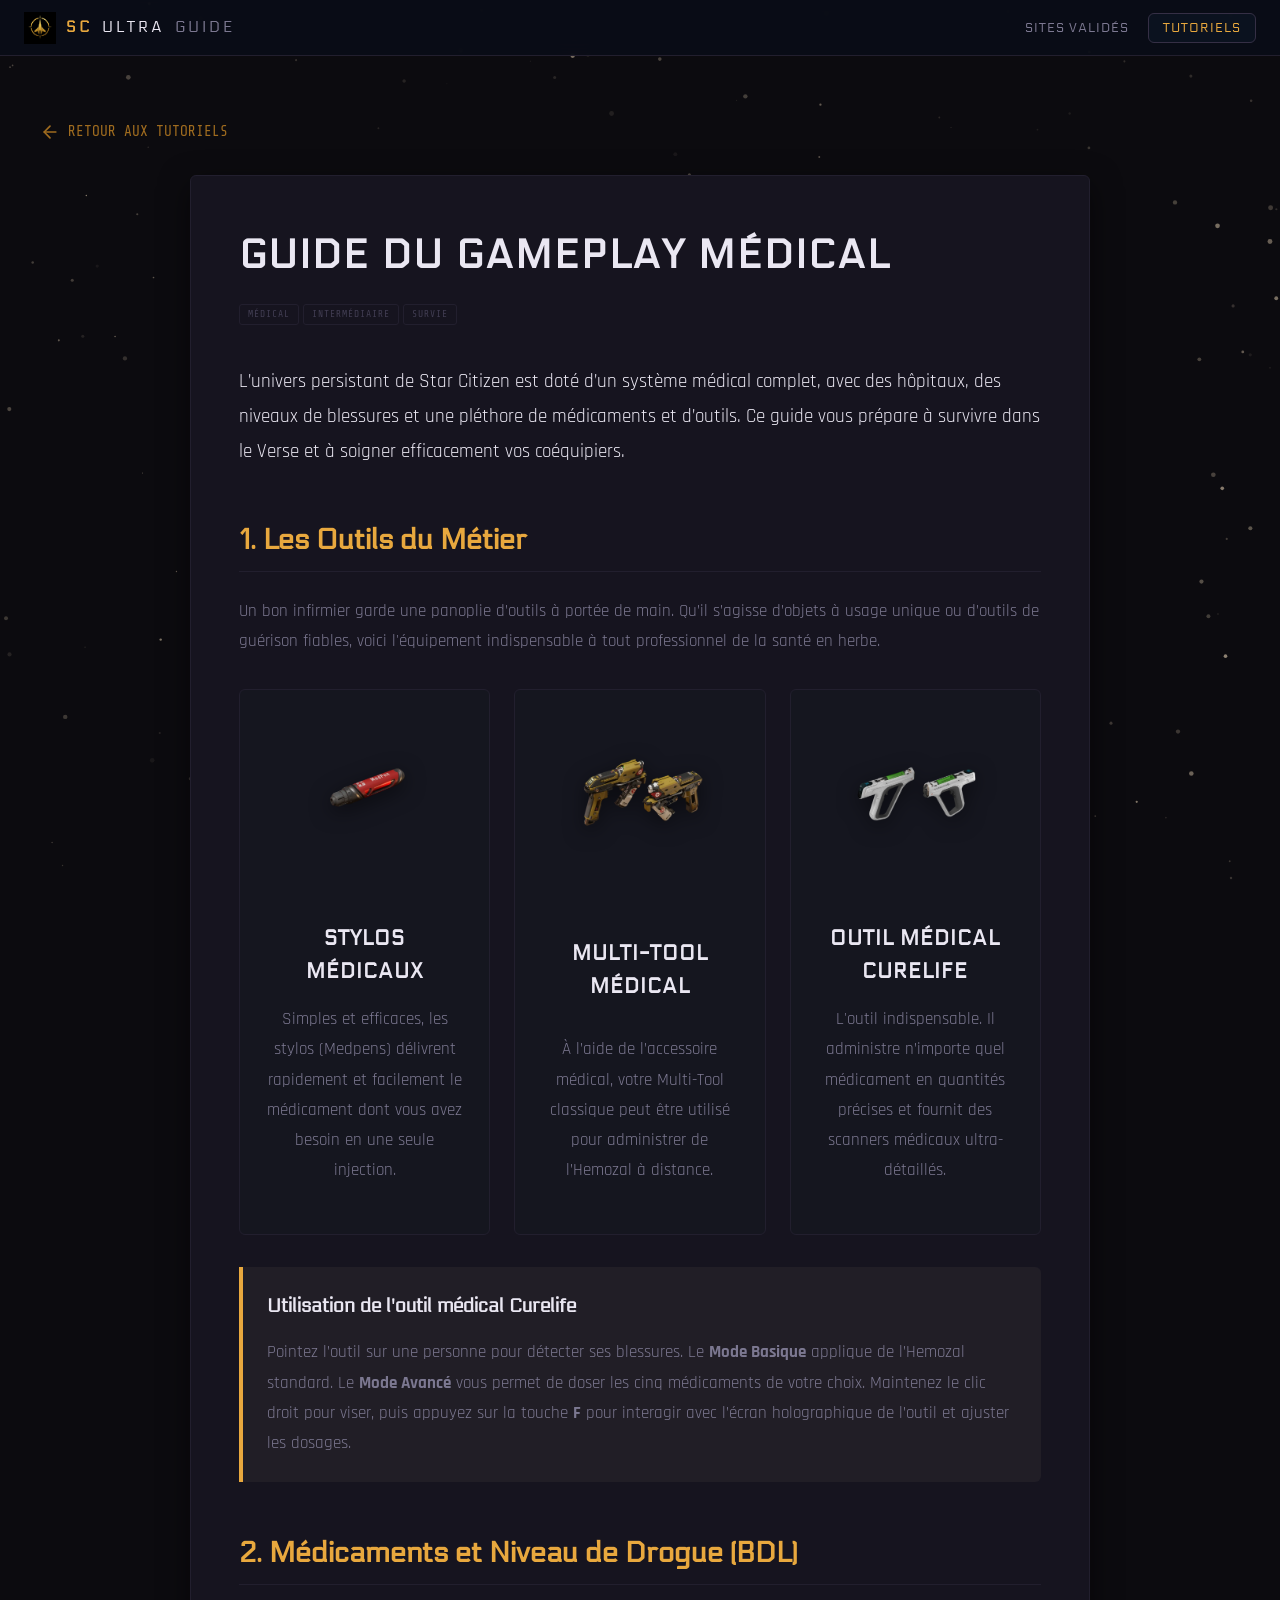
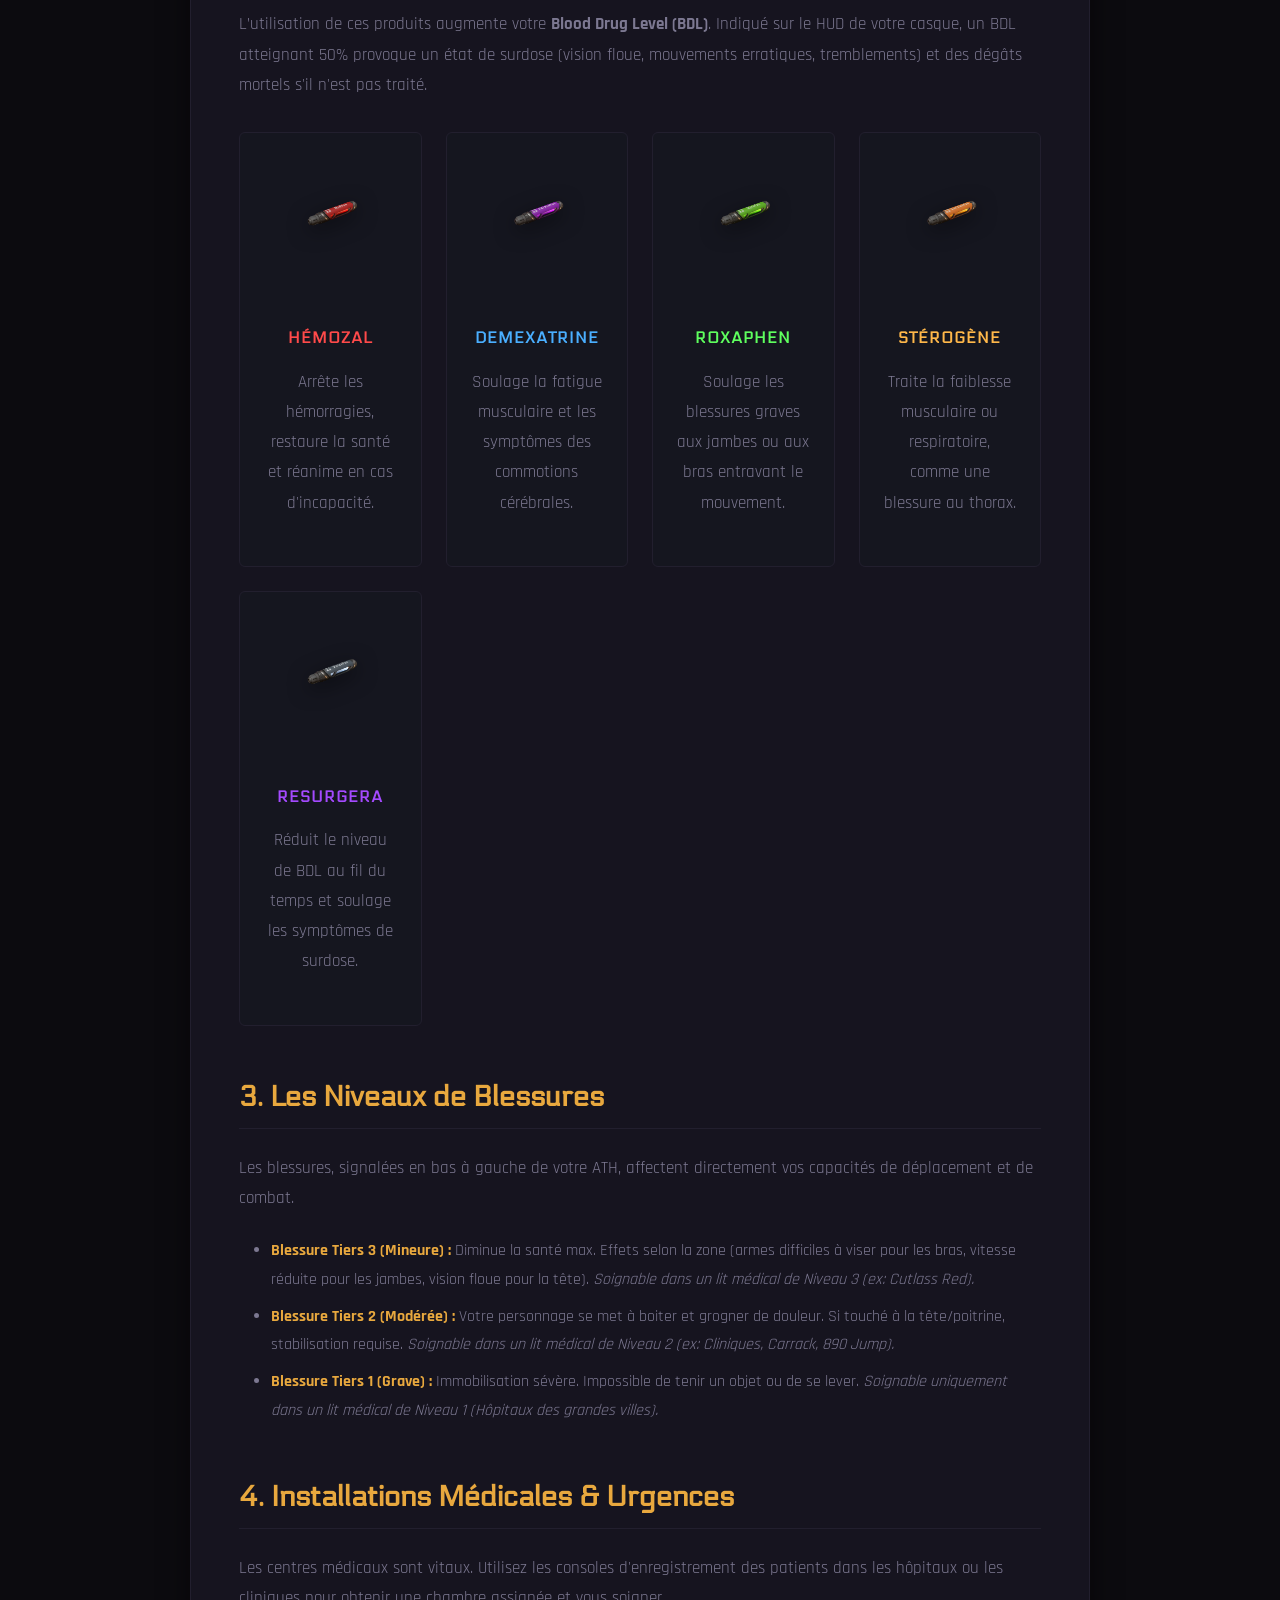
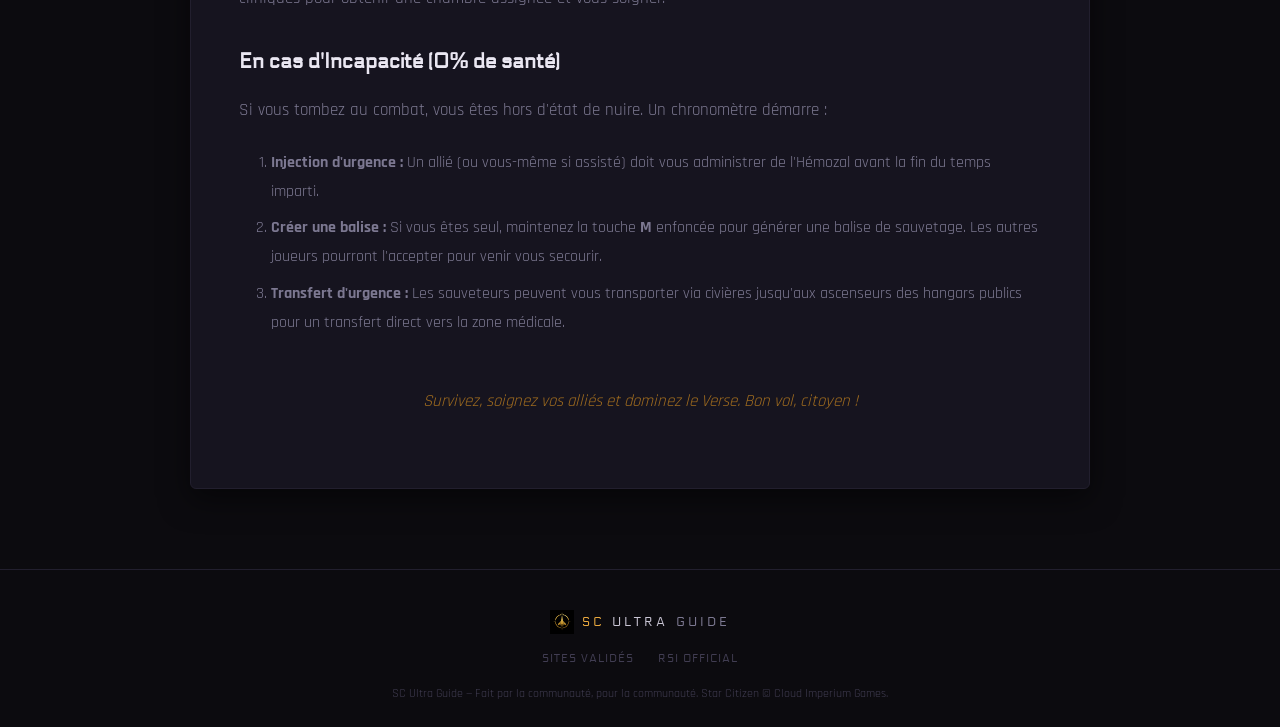
<file: medical/index.html>
<!DOCTYPE html>
<html lang="fr">

<head>
  <meta charset="UTF-8">
  <meta name="viewport" content="width=device-width, initial-scale=1.0">
  <title>Guide du Gameplay Médical — SC Ultra Guide</title>
  <meta name="description" content="Guide complet sur le gameplay médical de Star Citizen : outils, médicaments, blessures et soins.">
  <link rel="stylesheet" href="../style.css">
  <style>
    /* Styles spécifiques aux articles/tutos */
    .article-content {
      max-width: 900px;
      margin: 0 auto;
      padding: 3rem;
      background: var(--bg-card);
      border: 1px solid var(--border);
      border-radius: var(--radius);
      box-shadow: 0 10px 30px rgba(0, 0, 0, 0.5);
    }
    
    .article-content h2 {
      font-family: var(--font-ui);
      color: var(--accent);
      margin-top: 3rem;
      margin-bottom: 1.5rem;
      border-bottom: 1px solid var(--border);
      padding-bottom: 0.5rem;
      font-size: 1.8rem;
    }

    .article-content h3 {
      font-family: var(--font-ui);
      color: var(--text-bright);
      margin-top: 2rem;
      margin-bottom: 1rem;
      font-size: 1.3rem;
    }
    
    .article-content p {
      margin-bottom: 1.5rem;
      color: var(--text-mid);
      line-height: 1.8;
      font-size: 1.05rem;
    }

    .article-content ul, .article-content ol {
      margin-left: 2rem;
      margin-bottom: 1.5rem;
      color: var(--text-mid);
      line-height: 1.8;
    }
    
    .article-content li {
      margin-bottom: 0.5rem;
    }

    .article-img {
      width: 100%;
      border: 1px solid var(--border);
      border-radius: var(--radius);
      margin: 1.5rem 0;
      box-shadow: 0 5px 15px rgba(0,0,0,0.3);
    }

    .back-link {
      display: inline-flex;
      align-items: center;
      gap: 0.5rem;
      margin-bottom: 2rem;
      color: var(--accent-dim);
      font-family: var(--font-mono);
      text-transform: uppercase;
      font-size: 0.9rem;
      text-decoration: none;
      transition: color 0.3s ease, transform 0.3s ease;
    }
    
    .back-link:hover {
      color: var(--accent);
      transform: translateX(-5px);
    }

    /* Grille pour les équipements */
    .equip-grid {
      display: grid;
      grid-template-columns: repeat(auto-fit, minmax(220px, 1fr));
      gap: 1.5rem;
      margin: 2rem 0;
    }

    .equip-card {
      background: rgba(20, 25, 30, 0.4);
      border: 1px solid var(--border);
      border-radius: var(--radius);
      padding: 1.5rem;
      text-align: center;
      transition: all 0.3s ease;
      display: flex;
      flex-direction: column;
      justify-content: space-between;
    }

    .equip-card:hover {
      border-color: var(--accent);
      transform: translateY(-5px);
      box-shadow: 0 8px 25px rgba(230, 210, 180, 0.05);
      background: rgba(30, 35, 40, 0.6);
    }

    .equip-img {
      width: 100%;
      height: 160px;
      object-fit: contain;
      margin-bottom: 1rem;
      filter: drop-shadow(0 5px 10px rgba(0,0,0,0.5));
      transition: transform 0.3s ease;
    }

    .equip-card:hover .equip-img {
      transform: scale(1.05);
    }

    .equip-title {
      font-family: var(--font-ui);
      color: var(--accent);
      font-size: 1.2rem;
      margin-bottom: 0.8rem;
      text-transform: uppercase;
      letter-spacing: 1px;
    }

    .equip-desc {
      font-size: 0.9rem;
      color: var(--text-mid);
      line-height: 1.5;
    }

    .info-box {
      background: rgba(230, 210, 180, 0.05);
      border-left: 4px solid var(--accent);
      padding: 1.5rem;
      margin: 2rem 0;
      border-radius: 0 var(--radius) var(--radius) 0;
    }

    .info-box p {
      margin-bottom: 0;
    }

    /* Médicaments Grid */
    .meds-grid {
      display: grid;
      grid-template-columns: repeat(auto-fit, minmax(180px, 1fr));
      gap: 1.5rem;
      margin: 2rem 0;
    }
    
  </style>
</head>

<body>
  <canvas id="stars-canvas"></canvas>

  <!-- NAVBAR -->
  <nav class="navbar">
    <a href="../index.html" class="nav-logo">
      <img src="../logo.png" alt="Logo" class="logo-img">
      <span class="sc">SC</span><span class="ultra">ULTRA</span><span class="guide">GUIDE</span>
    </a>
    <ul class="nav-links">
      <li><a href="../index.html#sites">Sites Validés</a></li>
      <li><a href="../tutos.html" class="active">Tutoriels</a></li>
    </ul>
    <div class="nav-hamburger" id="nav-hamburger">
      <span></span><span></span><span></span>
    </div>
  </nav>

  <!-- CONTENU DU TUTORIEL -->
  <section class="section" style="padding-top: 120px; padding-bottom: 80px;">
    <div class="container">
      
      <a href="../tutos.html" class="back-link">
        <svg width="20" height="20" viewBox="0 0 24 24" fill="none" stroke="currentColor" stroke-width="2" stroke-linecap="round" stroke-linejoin="round"><line x1="19" y1="12" x2="5" y2="12"></line><polyline points="12 19 5 12 12 5"></polyline></svg>
        Retour aux tutoriels
      </a>
      
      <article class="article-content">
        <!-- EN-TÊTE -->
        <h1 style="font-family: var(--font-ui); color: var(--text-bright); text-transform: uppercase; font-size: 2.5rem; margin-bottom: 1rem; letter-spacing: 2px;">
          Guide du Gameplay Médical
        </h1>
        <div class="card-tags" style="margin-bottom: 2.5rem;">
          <span class="card-tag">Médical</span>
          <span class="card-tag">Intermédiaire</span>
          <span class="card-tag">Survie</span>
        </div>

        <p class="lead" style="font-size: 1.2rem; color: var(--text-bright);">
          L’univers persistant de Star Citizen est doté d’un système médical complet, avec des hôpitaux, des niveaux de blessures et une pléthore de médicaments et d’outils. Ce guide vous prépare à survivre dans le Verse et à soigner efficacement vos coéquipiers.
        </p>

        <!-- SECTION 1: OUTILS -->
        <h2>1. Les Outils du Métier</h2>
        <p>
          Un bon infirmier garde une panoplie d’outils à portée de main. Qu’il s’agisse d’objets à usage unique ou d’outils de guérison fiables, voici l'équipement indispensable à tout professionnel de la santé en herbe.
        </p>

        <div class="equip-grid">
          <div class="equip-card">
            <img src="equipement/medpen.webp" alt="Stylo médical (Medpen)" class="equip-img">
            <h3 class="equip-title">Stylos médicaux</h3>
            <p class="equip-desc">Simples et efficaces, les stylos (Medpens) délivrent rapidement et facilement le médicament dont vous avez besoin en une seule injection.</p>
          </div>
          
          <div class="equip-card">
            <img src="equipement/medical-multitool.webp" alt="Multi Tool avec module médical" class="equip-img">
            <h3 class="equip-title">Multi-Tool Médical</h3>
            <p class="equip-desc">À l’aide de l’accessoire médical, votre Multi-Tool classique peut être utilisé pour administrer de l’Hemozal à distance.</p>
          </div>

          <div class="equip-card">
            <img src="equipement/medical-gun.webp" alt="Outil médical Curelife" class="equip-img">
            <h3 class="equip-title">Outil médical Curelife</h3>
            <p class="equip-desc">L'outil indispensable. Il administre n’importe quel médicament en quantités précises et fournit des scanners médicaux ultra-détaillés.</p>
          </div>
        </div>

        <div class="info-box">
          <h3 style="margin-top: 0; font-size: 1.2rem;">Utilisation de l'outil médical Curelife</h3>
          <p>
            Pointez l’outil sur une personne pour détecter ses blessures. Le <strong>Mode Basique</strong> applique de l’Hemozal standard. Le <strong>Mode Avancé</strong> vous permet de doser les cinq médicaments de votre choix. Maintenez le clic droit pour viser, puis appuyez sur la touche <strong>F</strong> pour interagir avec l’écran holographique de l’outil et ajuster les dosages.
          </p>
        </div>

        <!-- SECTION 2: MÉDICAMENTS ET BDL -->
        <h2>2. Médicaments et Niveau de Drogue (BDL)</h2>
        <p>
          L’utilisation de ces produits augmente votre <strong>Blood Drug Level (BDL)</strong>. Indiqué sur le HUD de votre casque, un BDL atteignant 50% provoque un état de surdose (vision floue, mouvements erratiques, tremblements) et des dégâts mortels s'il n'est pas traité.
        </p>

        <div class="meds-grid">
          <div class="equip-card">
            <img src="equipement/Hemozal.webp" alt="Hémozal" class="equip-img" style="height: 120px;">
            <h3 class="equip-title" style="font-size: 1rem; color: #ff4a4a;">Hémozal</h3>
            <p class="equip-desc">Arrête les hémorragies, restaure la santé et réanime en cas d'incapacité.</p>
          </div>
          
          <div class="equip-card">
            <img src="equipement/Demexatrine.webp" alt="Demexatrine" class="equip-img" style="height: 120px;">
            <h3 class="equip-title" style="font-size: 1rem; color: #4aafff;">Demexatrine</h3>
            <p class="equip-desc">Soulage la fatigue musculaire et les symptômes des commotions cérébrales.</p>
          </div>

          <div class="equip-card">
            <img src="equipement/Roxaphen.webp" alt="Roxaphen" class="equip-img" style="height: 120px;">
            <h3 class="equip-title" style="font-size: 1rem; color: #5eff5e;">Roxaphen</h3>
            <p class="equip-desc">Soulage les blessures graves aux jambes ou aux bras entravant le mouvement.</p>
          </div>

          <div class="equip-card">
            <img src="equipement/sterogen.webp" alt="Stérogène" class="equip-img" style="height: 120px;">
            <h3 class="equip-title" style="font-size: 1rem; color: #ffb84a;">Stérogène</h3>
            <p class="equip-desc">Traite la faiblesse musculaire ou respiratoire, comme une blessure au thorax.</p>
          </div>

          <div class="equip-card">
            <img src="equipement/Resurgera.webp" alt="Resurgera" class="equip-img" style="height: 120px;">
            <h3 class="equip-title" style="font-size: 1rem; color: #a44aff;">Resurgera</h3>
            <p class="equip-desc">Réduit le niveau de BDL au fil du temps et soulage les symptômes de surdose.</p>
          </div>
        </div>

        <!-- SECTION 3: BLESSURES -->
        <h2>3. Les Niveaux de Blessures</h2>
        <p>
          Les blessures, signalées en bas à gauche de votre ATH, affectent directement vos capacités de déplacement et de combat.
        </p>
        <ul>
          <li>
            <strong style="color: var(--accent);">Blessure Tiers 3 (Mineure) :</strong> Diminue la santé max. Effets selon la zone (armes difficiles à viser pour les bras, vitesse réduite pour les jambes, vision floue pour la tête). <em>Soignable dans un lit médical de Niveau 3 (ex: Cutlass Red).</em>
          </li>
          <li>
            <strong style="color: var(--accent);">Blessure Tiers 2 (Modérée) :</strong> Votre personnage se met à boiter et grogner de douleur. Si touché à la tête/poitrine, stabilisation requise. <em>Soignable dans un lit médical de Niveau 2 (ex: Cliniques, Carrack, 890 Jump).</em>
          </li>
          <li>
            <strong style="color: var(--accent);">Blessure Tiers 1 (Grave) :</strong> Immobilisation sévère. Impossible de tenir un objet ou de se lever. <em>Soignable uniquement dans un lit médical de Niveau 1 (Hôpitaux des grandes villes).</em>
          </li>
        </ul>

        <!-- SECTION 4: INSTALLATIONS -->
        <h2>4. Installations Médicales & Urgences</h2>
        <p>
          Les centres médicaux sont vitaux. Utilisez les consoles d'enregistrement des patients dans les hôpitaux ou les cliniques pour obtenir une chambre assignée et vous soigner.
        </p>
        
        <h3>En cas d'Incapacité (0% de santé)</h3>
        <p>
          Si vous tombez au combat, vous êtes hors d'état de nuire. Un chronomètre démarre :
        </p>
        <ol>
          <li><strong>Injection d'urgence :</strong> Un allié (ou vous-même si assisté) doit vous administrer de l'Hémozal avant la fin du temps imparti.</li>
          <li><strong>Créer une balise :</strong> Si vous êtes seul, maintenez la touche <strong>M</strong> enfoncée pour générer une balise de sauvetage. Les autres joueurs pourront l'accepter pour venir vous secourir.</li>
          <li><strong>Transfert d'urgence :</strong> Les sauveteurs peuvent vous transporter via civières jusqu'aux ascenseurs des hangars publics pour un transfert direct vers la zone médicale.</li>
        </ol>

        <p style="margin-top: 3rem; text-align: center; color: var(--accent-dim); font-style: italic;">
          Survivez, soignez vos alliés et dominez le Verse. Bon vol, citoyen !
        </p>

      </article>

    </div>
  </section>

  <!-- FOOTER -->
  <footer class="footer">
    <div class="footer-content">
      <div class="footer-logo">
        <img src="../logo.png" alt="Logo" class="logo-img-footer">
        <span style="color:var(--accent)">SC</span> ULTRA <span style="color:var(--text-mid)">GUIDE</span>
      </div>
      <div class="footer-links">
        <a href="../index.html#sites">Sites Validés</a>
        <a href="https://robertsspaceindustries.com/" target="_blank">RSI Official</a>
      </div>
      <p>SC Ultra Guide — Fait par la communauté, pour la communauté. Star Citizen © Cloud Imperium Games.</p>
    </div>
  </footer>

  <script>
    // Animation de la navbar et menu hamburger
    const navbar = document.querySelector('.navbar');
    const hamburger = document.getElementById('nav-hamburger');
    const navLinks = document.querySelector('.nav-links');

    window.addEventListener('scroll', () => {
      if (window.scrollY > 50) {
        navbar.classList.add('scrolled');
      } else {
        navbar.classList.remove('scrolled');
      }
    });

    if(hamburger) {
      hamburger.addEventListener('click', () => {
        hamburger.classList.toggle('active');
        navLinks.classList.toggle('active');
      });
    }

    // Étoiles de fond
    function initStars() {
      const canvas = document.getElementById('stars-canvas');
      if (!canvas) return;
      const ctx = canvas.getContext('2d');
      let stars = [];
      const STAR_COUNT = 200;

      function resize() { canvas.width = window.innerWidth; canvas.height = window.innerHeight; }
      function createStars() {
        stars = [];
        for (let i = 0; i < STAR_COUNT; i++) {
          stars.push({ x: Math.random() * canvas.width, y: Math.random() * canvas.height, size: Math.random() * 2 + 0.5, speed: Math.random() * 0.3 + 0.05, opacity: Math.random() * 0.8 + 0.2, pulse: Math.random() * Math.PI * 2 });
        }
      }
      function draw() {
        ctx.clearRect(0, 0, canvas.width, canvas.height);
        stars.forEach(star => {
          star.pulse += 0.01; star.y -= star.speed;
          const flicker = Math.sin(star.pulse) * 0.3 + 0.7;
          if (star.y < -5) { star.y = canvas.height + 5; star.x = Math.random() * canvas.width; }
          ctx.beginPath(); ctx.arc(star.x, star.y, star.size, 0, Math.PI * 2);
          ctx.fillStyle = `rgba(230, 210, 180, ${star.opacity * flicker})`; ctx.fill();
        });
        requestAnimationFrame(draw);
      }
      resize(); createStars(); draw();
      window.addEventListener('resize', () => { resize(); createStars(); });
    }
    document.addEventListener('DOMContentLoaded', initStars);
  </script>
</body>

</html>
</file>
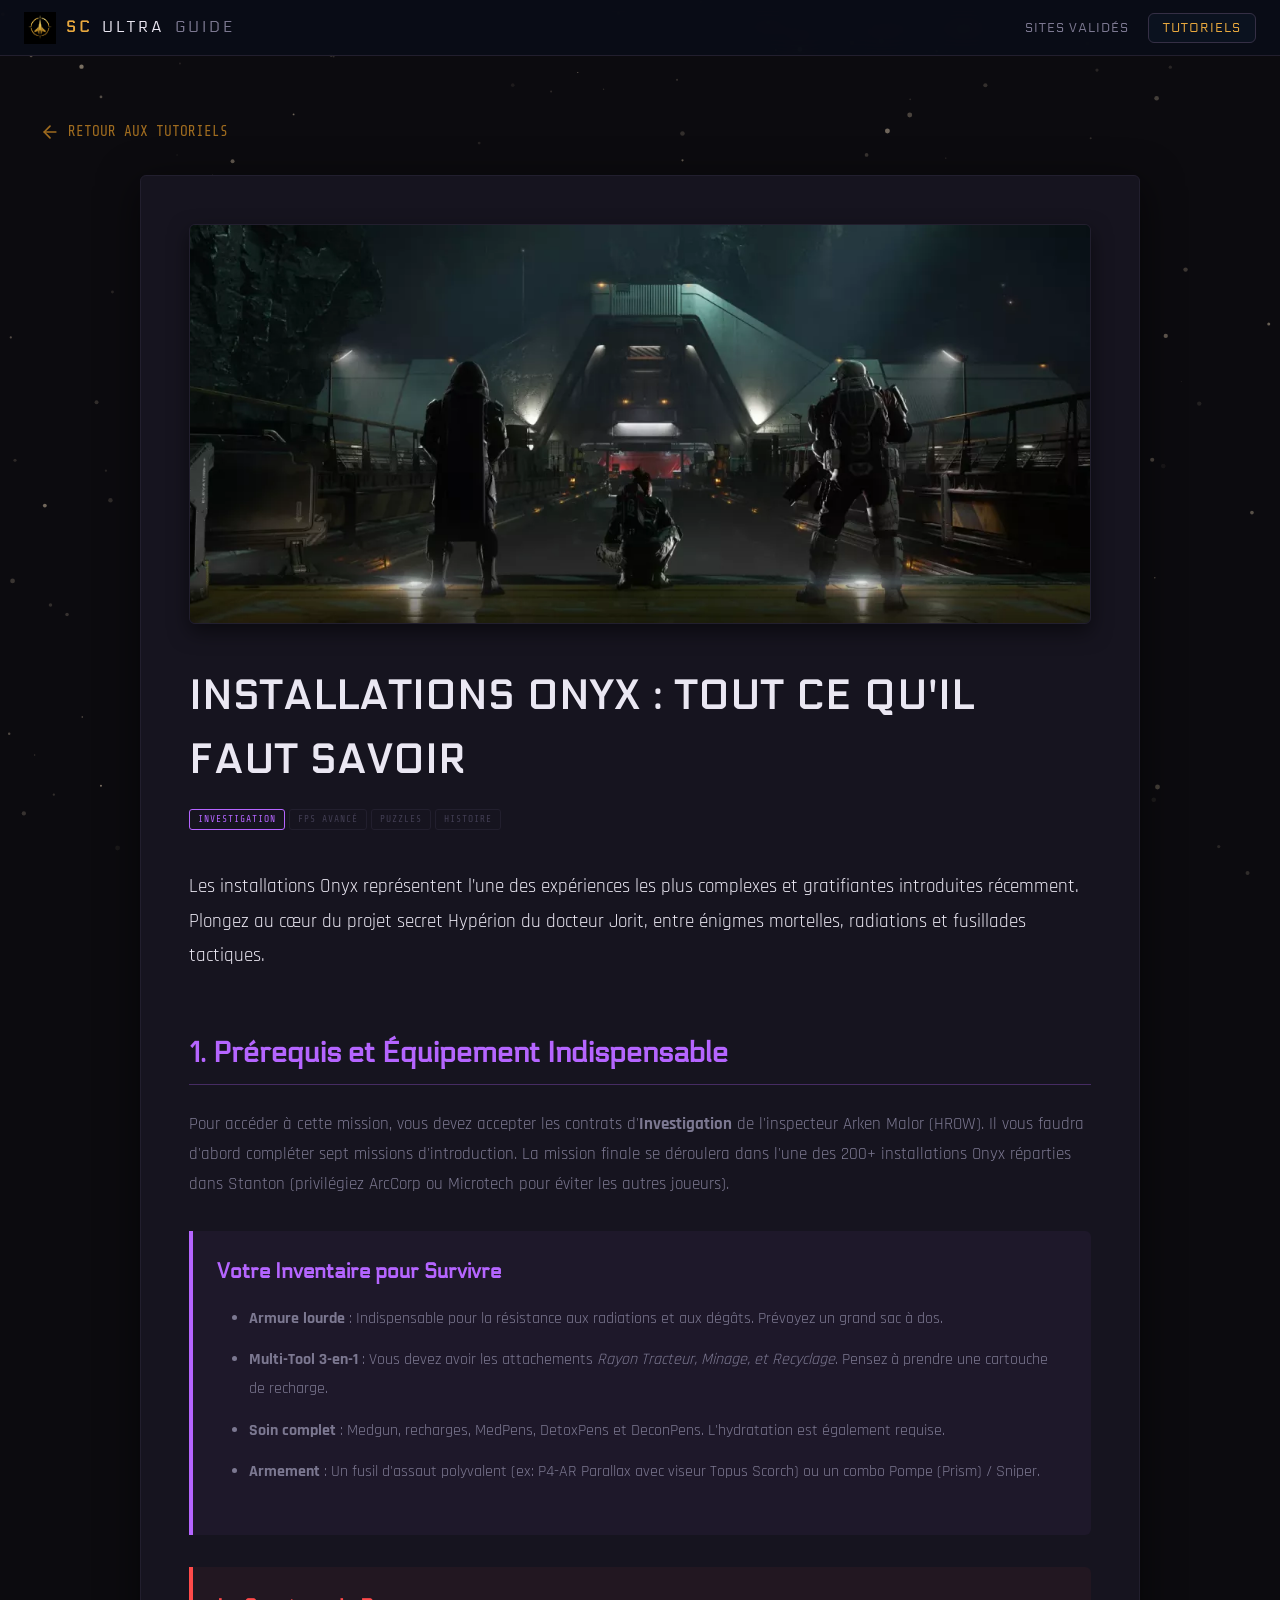
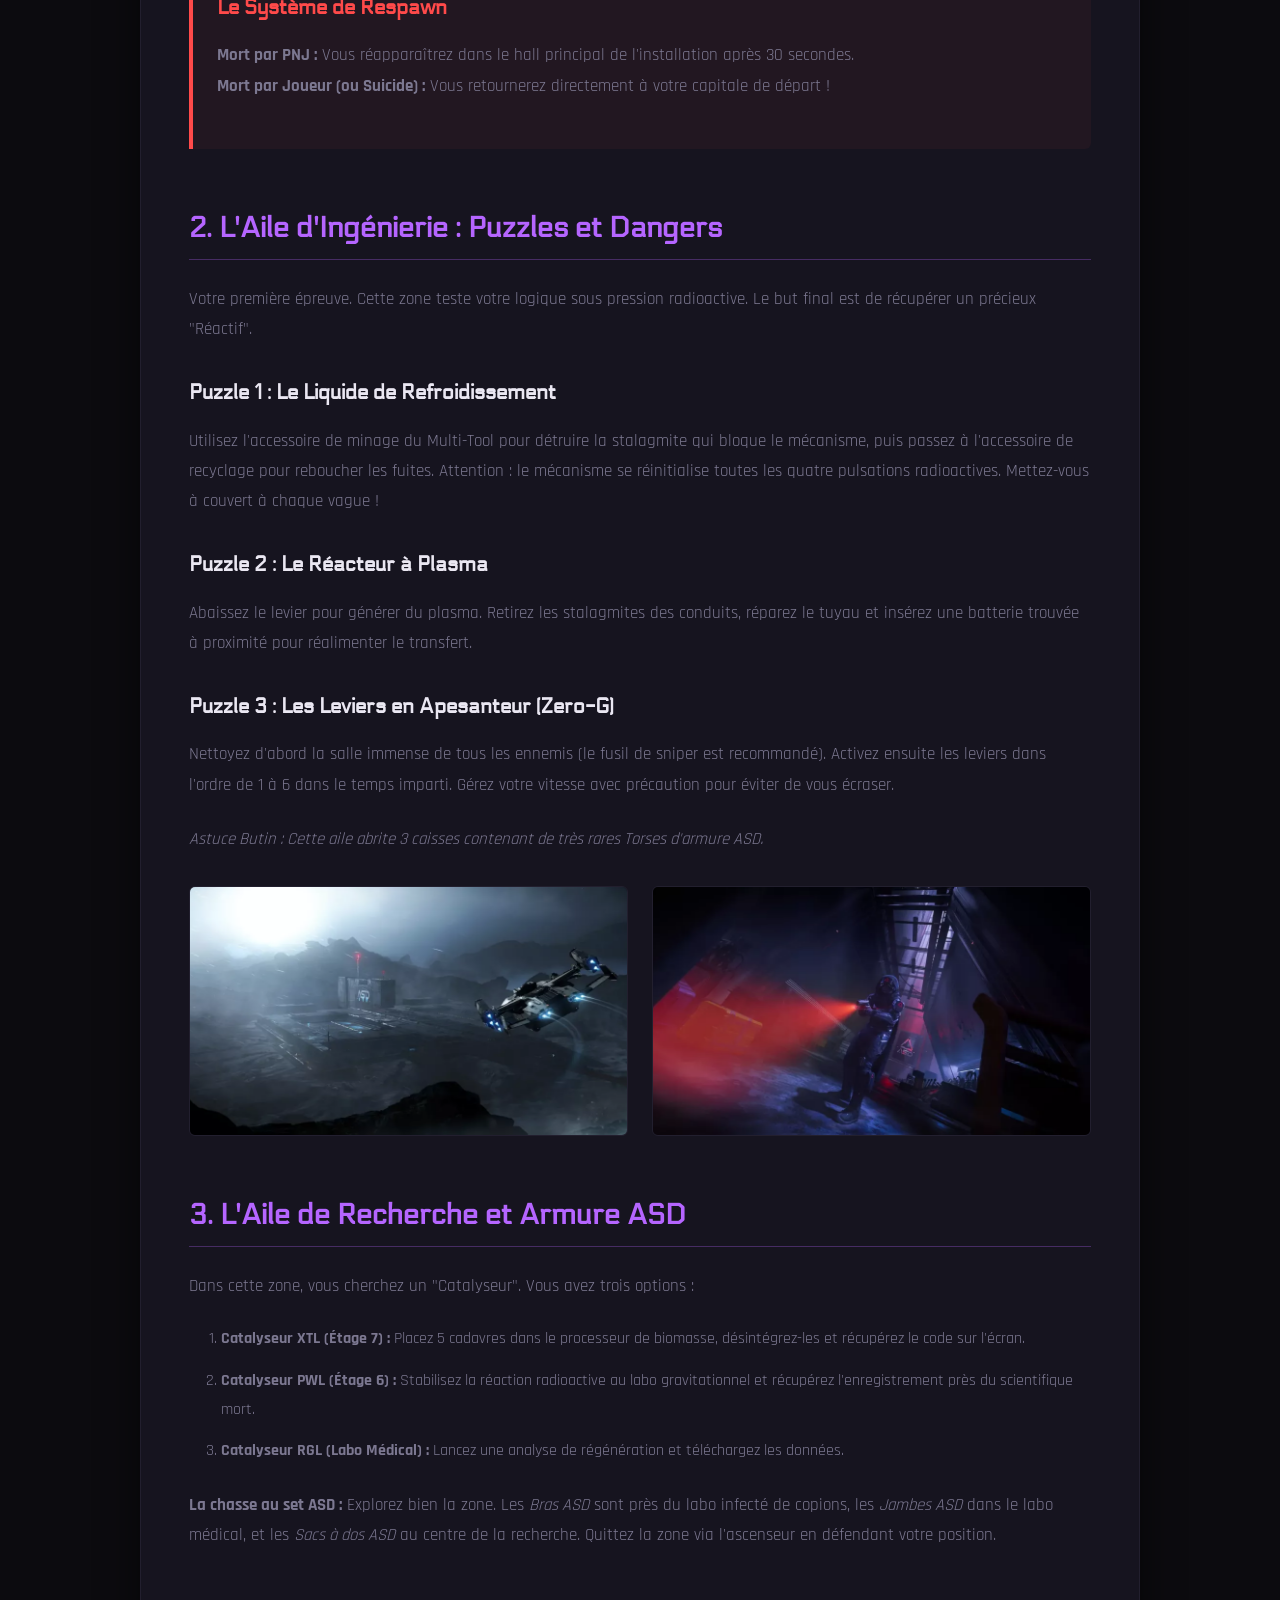
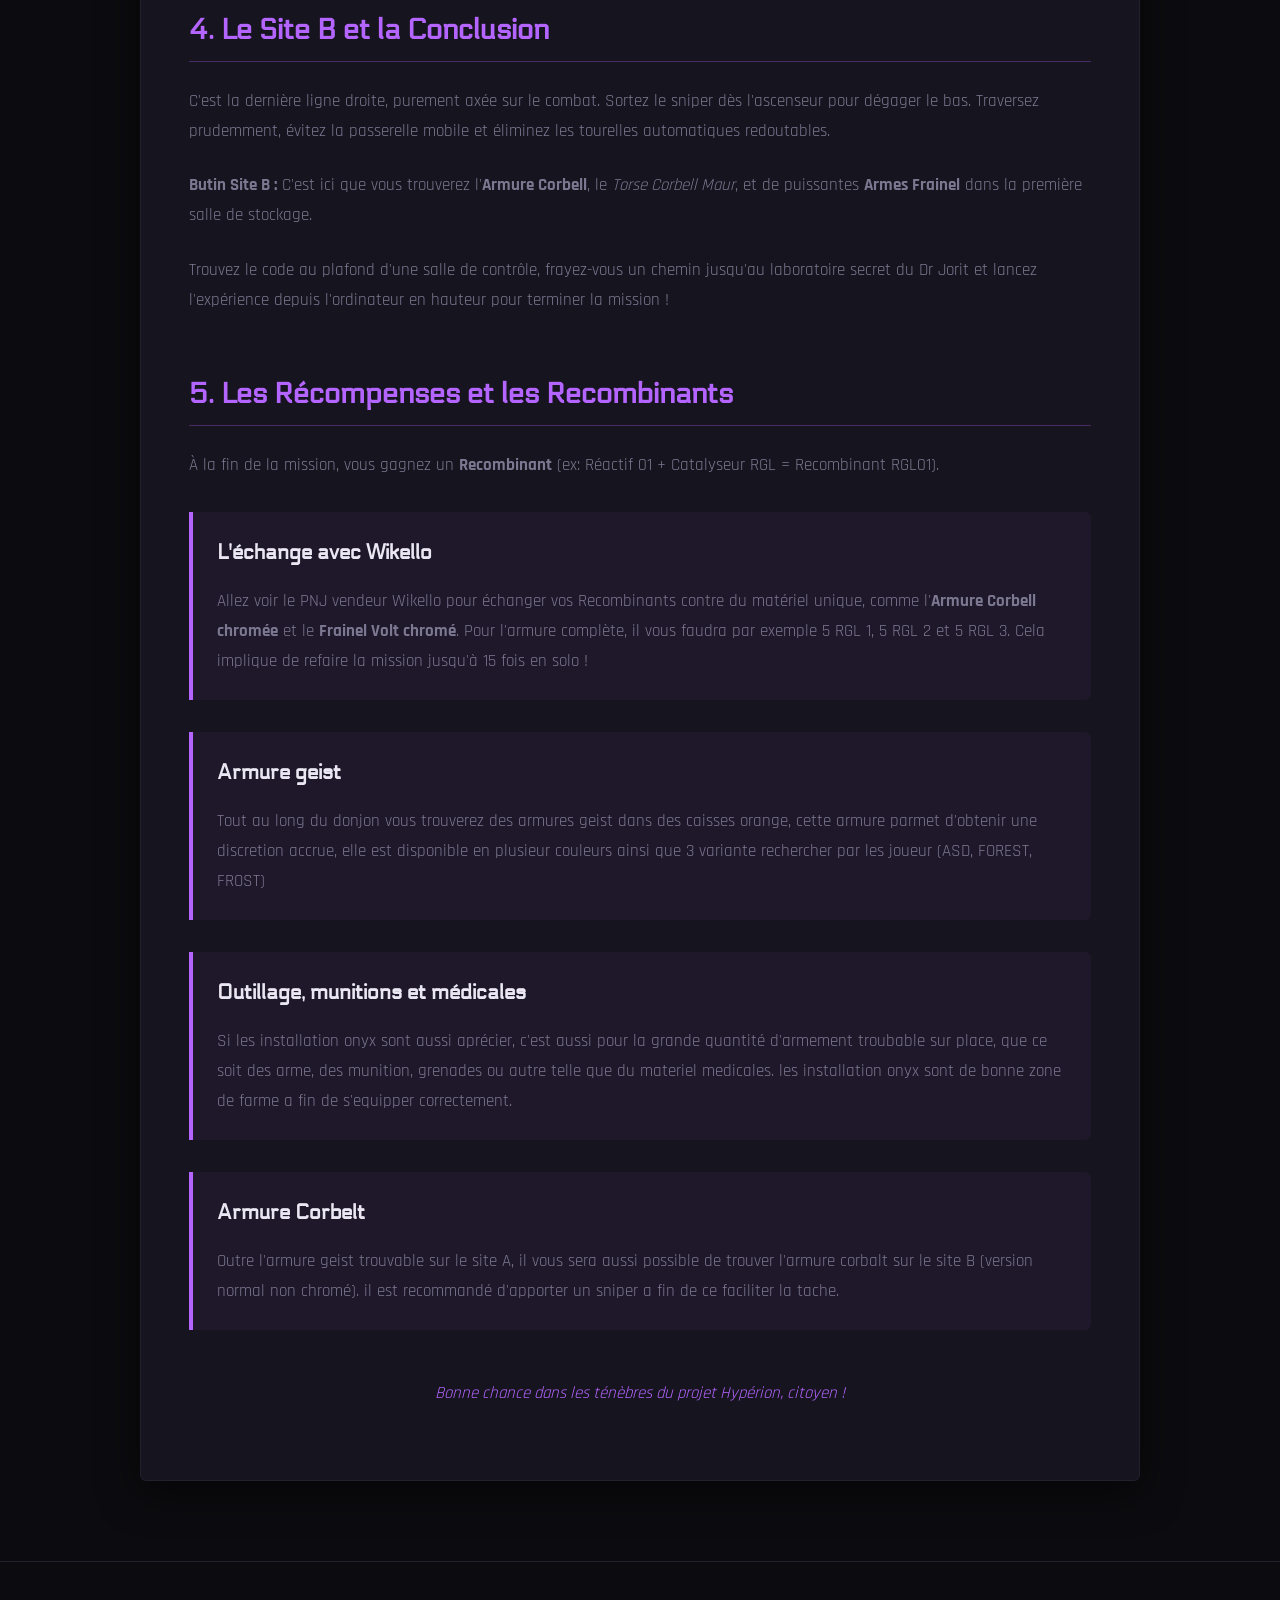
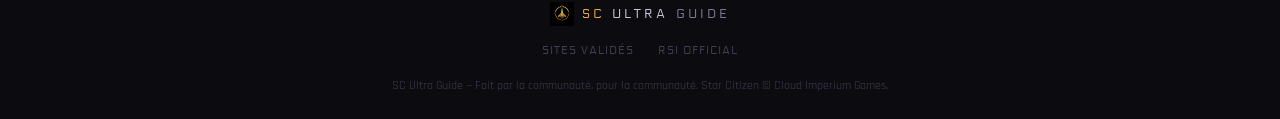
<file: onyx/index.html>
<!DOCTYPE html>
<html lang="fr">

<head>
  <meta charset="UTF-8">
  <meta name="viewport" content="width=device-width, initial-scale=1.0">
  <title>Guide d'Opération : Installations Onyx — SC Ultra Guide</title>
  <meta name="description"
    content="Guide complet sur les missions des Installations Onyx de Star Citizen : localisation, utilité, puzzles et secrets.">
  <link rel="stylesheet" href="../style.css">
  <style>
    /* Styles spécifiques aux articles/tutos */
    .article-content {
      max-width: 1000px;
      margin: 0 auto;
      padding: 3rem;
      background: var(--bg-card);
      border: 1px solid var(--border);
      border-radius: var(--radius);
      box-shadow: 0 10px 40px rgba(0, 0, 0, 0.6);
    }

    .article-content h2 {
      font-family: var(--font-ui);
      color: #b565ff;
      /* Couleur accentuée "Onyx/Mystère" */
      margin-top: 3.5rem;
      margin-bottom: 1.5rem;
      border-bottom: 1px solid rgba(181, 101, 255, 0.3);
      padding-bottom: 0.5rem;
      font-size: 1.8rem;
    }

    .article-content h3 {
      font-family: var(--font-ui);
      color: var(--text-bright);
      margin-top: 2rem;
      margin-bottom: 1rem;
      font-size: 1.3rem;
    }

    .article-content p {
      margin-bottom: 1.5rem;
      color: var(--text-mid);
      line-height: 1.8;
      font-size: 1.05rem;
    }

    .article-content ul,
    .article-content ol {
      margin-left: 2rem;
      margin-bottom: 1.5rem;
      color: var(--text-mid);
      line-height: 1.8;
    }

    .article-content li {
      margin-bottom: 0.8rem;
    }

    .hero-img {
      width: 100%;
      height: 400px;
      object-fit: cover;
      border-radius: var(--radius);
      border: 1px solid var(--border);
      margin-bottom: 2rem;
      box-shadow: 0 8px 20px rgba(0, 0, 0, 0.5);
    }

    .article-img {
      width: 100%;
      border: 1px solid var(--border);
      border-radius: var(--radius);
      margin: 1.5rem 0;
      box-shadow: 0 5px 15px rgba(0, 0, 0, 0.3);
    }

    .img-grid {
      display: grid;
      grid-template-columns: repeat(auto-fit, minmax(300px, 1fr));
      gap: 1.5rem;
      margin: 2rem 0;
    }

    .img-grid img {
      width: 100%;
      height: 250px;
      object-fit: cover;
      border-radius: var(--radius);
      border: 1px solid var(--border);
      transition: transform 0.3s ease, border-color 0.3s ease;
    }

    .img-grid img:hover {
      transform: scale(1.02);
      border-color: #b565ff;
    }

    .back-link {
      display: inline-flex;
      align-items: center;
      gap: 0.5rem;
      margin-bottom: 2rem;
      color: var(--accent-dim);
      font-family: var(--font-mono);
      text-transform: uppercase;
      font-size: 0.9rem;
      text-decoration: none;
      transition: color 0.3s ease, transform 0.3s ease;
    }

    .back-link:hover {
      color: #b565ff;
      transform: translateX(-5px);
    }

    .info-box {
      background: rgba(181, 101, 255, 0.05);
      border-left: 4px solid #b565ff;
      padding: 1.5rem;
      margin: 2rem 0;
      border-radius: 0 var(--radius) var(--radius) 0;
    }

    .info-box p:last-child {
      margin-bottom: 0;
    }

    .warning-box {
      background: rgba(255, 74, 74, 0.05);
      border-left: 4px solid #ff4a4a;
      padding: 1.5rem;
      margin: 2rem 0;
      border-radius: 0 var(--radius) var(--radius) 0;
    }
  </style>
</head>

<body>
  <canvas id="stars-canvas"></canvas>

  <!-- NAVBAR -->
  <nav class="navbar">
    <a href="../index.html" class="nav-logo">
      <img src="../logo.png" alt="Logo" class="logo-img">
      <span class="sc">SC</span><span class="ultra">ULTRA</span><span class="guide">GUIDE</span>
    </a>
    <ul class="nav-links">
      <li><a href="../index.html#sites">Sites Validés</a></li>
      <li><a href="../tutos.html" class="active">Tutoriels</a></li>
    </ul>
    <div class="nav-hamburger" id="nav-hamburger">
      <span></span><span></span><span></span>
    </div>
  </nav>

  <!-- CONTENU DU TUTORIEL -->
  <section class="section" style="padding-top: 120px; padding-bottom: 80px;">
    <div class="container">

      <a href="../tutos.html" class="back-link">
        <svg width="20" height="20" viewBox="0 0 24 24" fill="none" stroke="currentColor" stroke-width="2"
          stroke-linecap="round" stroke-linejoin="round">
          <line x1="19" y1="12" x2="5" y2="12"></line>
          <polyline points="12 19 5 12 12 5"></polyline>
        </svg>
        Retour aux tutoriels
      </a>

      <article class="article-content">
        <!-- EN-TÊTE -->
        <img src="image/431bannerfull1.webp" alt="Vue d'une Installation Onyx" class="hero-img">

        <h1
          style="font-family: var(--font-ui); color: var(--text-bright); text-transform: uppercase; font-size: 2.5rem; margin-bottom: 1rem; letter-spacing: 2px;">
          Installations Onyx : Tout ce qu'il faut savoir
        </h1>
        <div class="card-tags" style="margin-bottom: 2.5rem;">
          <span class="card-tag" style="border-color:#b565ff; color:#b565ff;">Investigation</span>
          <span class="card-tag">FPS Avancé</span>
          <span class="card-tag">Puzzles</span>
          <span class="card-tag">Histoire</span>
        </div>

        <p class="lead" style="font-size: 1.2rem; color: var(--text-bright);">
          Les installations Onyx représentent l’une des expériences les plus complexes et gratifiantes introduites
          récemment. Plongez au cœur du projet secret Hypérion du docteur Jorit, entre énigmes mortelles, radiations et
          fusillades tactiques.
        </p>

        <!-- SECTION 1: PREPARATION -->
        <h2>1. Prérequis et Équipement Indispensable</h2>
        <p>
          Pour accéder à cette mission, vous devez accepter les contrats d'<strong>Investigation</strong> de
          l'inspecteur Arken Malor (HROW). Il vous faudra d'abord compléter sept missions d'introduction. La mission
          finale se déroulera dans l'une des 200+ installations Onyx réparties dans Stanton (privilégiez ArcCorp ou
          Microtech pour éviter les autres joueurs).
        </p>

        <div class="info-box">
          <h3 style="margin-top: 0; color: #b565ff;">Votre Inventaire pour Survivre</h3>
          <ul>
            <li><strong>Armure lourde</strong> : Indispensable pour la résistance aux radiations et aux dégâts. Prévoyez
              un grand sac à dos.</li>
            <li><strong>Multi-Tool 3-en-1</strong> : Vous devez avoir les attachements <em>Rayon Tracteur, Minage, et
                Recyclage</em>. Pensez à prendre une cartouche de recharge.</li>
            <li><strong>Soin complet</strong> : Medgun, recharges, MedPens, DetoxPens et DeconPens. L'hydratation est
              également requise.</li>
            <li><strong>Armement</strong> : Un fusil d'assaut polyvalent (ex: P4-AR Parallax avec viseur Topus Scorch)
              ou un combo Pompe (Prism) / Sniper.</li>
          </ul>
        </div>

        <div class="warning-box">
          <h3 style="margin-top: 0; color: #ff4a4a;">Le Système de Respawn</h3>
          <p>
            <strong>Mort par PNJ :</strong> Vous réapparaîtrez dans le hall principal de l'installation après 30
            secondes.<br>
            <strong>Mort par Joueur (ou Suicide) :</strong> Vous retournerez directement à votre capitale de départ !
          </p>
        </div>

        <!-- SECTION 2: L'AILE D'INGÉNIERIE -->
        <h2>2. L'Aile d'Ingénierie : Puzzles et Dangers</h2>
        <p>
          Votre première épreuve. Cette zone teste votre logique sous pression radioactive. Le but final est de
          récupérer un précieux "Réactif".
        </p>

        <h3>Puzzle 1 : Le Liquide de Refroidissement</h3>
        <p>
          Utilisez l'accessoire de minage du Multi-Tool pour détruire la stalagmite qui bloque le mécanisme, puis passez
          à l'accessoire de recyclage pour reboucher les fuites. Attention : le mécanisme se réinitialise toutes les
          quatre pulsations radioactives. Mettez-vous à couvert à chaque vague !
        </p>

        <h3>Puzzle 2 : Le Réacteur à Plasma</h3>
        <p>
          Abaissez le levier pour générer du plasma. Retirez les stalagmites des conduits, réparez le tuyau et insérez
          une batterie trouvée à proximité pour réalimenter le transfert.
        </p>

        <h3>Puzzle 3 : Les Leviers en Apesanteur (Zero-G)</h3>
        <p>
          Nettoyez d'abord la salle immense de tous les ennemis (le fusil de sniper est recommandé). Activez ensuite les
          leviers dans l'ordre de 1 à 6 dans le temps imparti. Gérez votre vitesse avec précaution pour éviter de vous
          écraser.
        </p>

        <p><em>Astuce Butin : Cette aile abrite 3 caisses contenant de très rares Torses d'armure ASD.</em></p>

        <div class="img-grid">
          <img src="image/outside-asd-delving-21.webp" alt="Exploration en armure ASD">
          <img src="image/starcitizen-asd-kf021.webp" alt="Combats dans les installations">
        </div>

        <!-- SECTION 3: L'AILE DE RECHERCHE -->
        <h2>3. L'Aile de Recherche et Armure ASD</h2>
        <p>
          Dans cette zone, vous cherchez un "Catalyseur". Vous avez trois options :
        </p>
        <ol>
          <li><strong>Catalyseur XTL (Étage 7) :</strong> Placez 5 cadavres dans le processeur de biomasse,
            désintégrez-les et récupérez le code sur l'écran.</li>
          <li><strong>Catalyseur PWL (Étage 6) :</strong> Stabilisez la réaction radioactive au labo gravitationnel et
            récupérez l'enregistrement près du scientifique mort.</li>
          <li><strong>Catalyseur RGL (Labo Médical) :</strong> Lancez une analyse de régénération et téléchargez les
            données.</li>
        </ol>

        <p>
          <strong>La chasse au set ASD :</strong> Explorez bien la zone. Les <em>Bras ASD</em> sont près du labo infecté
          de copions, les <em>Jambes ASD</em> dans le labo médical, et les <em>Sacs à dos ASD</em> au centre de la
          recherche. Quittez la zone via l'ascenseur en défendant votre position.
        </p>

        <!-- SECTION 4: SITE B -->
        <h2>4. Le Site B et la Conclusion</h2>
        <p>
          C'est la dernière ligne droite, purement axée sur le combat. Sortez le sniper dès l'ascenseur pour dégager le
          bas. Traversez prudemment, évitez la passerelle mobile et éliminez les tourelles automatiques redoutables.
        </p>
        <p>
          <strong>Butin Site B :</strong> C'est ici que vous trouverez l'<strong>Armure Corbell</strong>, le <em>Torse
            Corbell Maur</em>, et de puissantes <strong>Armes Frainel</strong> dans la première salle de stockage.
        </p>
        <p>
          Trouvez le code au plafond d'une salle de contrôle, frayez-vous un chemin jusqu'au laboratoire secret du Dr
          Jorit et lancez l'expérience depuis l'ordinateur en hauteur pour terminer la mission !
        </p>

        <!-- SECTION 5: RÉCOMPENSES -->
        <h2>5. Les Récompenses et les Recombinants</h2>
        <p>
          À la fin de la mission, vous gagnez un <strong>Recombinant</strong> (ex: Réactif 01 + Catalyseur RGL =
          Recombinant RGL01).
        </p>
        <div class="info-box">
          <h3 style="margin-top: 0;">L'échange avec Wikello</h3>
          <p>
            Allez voir le PNJ vendeur Wikello pour échanger vos Recombinants contre du matériel unique, comme
            l'<strong>Armure Corbell chromée</strong> et le <strong>Frainel Volt chromé</strong>.
            Pour l'armure complète, il vous faudra par exemple 5 RGL 1, 5 RGL 2 et 5 RGL 3. Cela implique de refaire la
            mission jusqu'à 15 fois en solo !
          </p>
        </div>
        <div class="info-box">
          <h3 style="margin-top: 0;">Armure geist</h3>
          <p>
            Tout au long du donjon vous trouverez des armures geist dans des caisses orange, cette armure parmet
            d'obtenir une discretion accrue, elle est disponible en plusieur couleurs ainsi que 3 variante rechercher
            par les joueur (ASD, FOREST, FROST)
          </p>
        </div>
        <div class="info-box">
          <h3 style="margin-top: 0;">Outillage, munitions et médicales</h3>
          <p>
            Si les installation onyx sont aussi aprécier, c'est aussi pour la grande quantité d'armement troubable sur
            place, que ce soit des arme, des munition, grenades ou autre telle que du materiel medicales. les
            installation onyx sont de bonne zone de farme a fin de s'equipper correctement.
          </p>
        </div>
        <div class="info-box">
          <h3 style="margin-top: 0;">Armure Corbelt</h3>
          <p>
            Outre l'armure geist trouvable sur le site A, il vous sera aussi possible de trouver l'armure corbalt sur le
            site B (version normal non chromé). il est recommandé d'apporter un sniper a fin de ce faciliter la tache.
          </p>
        </div>
        <p style="margin-top: 3rem; text-align: center; color: #b565ff; font-style: italic;">
          Bonne chance dans les ténèbres du projet Hypérion, citoyen !
        </p>

      </article>
    </div>
  </section>

  <!-- FOOTER -->
  <footer class="footer">
    <div class="footer-content">
      <div class="footer-logo">
        <img src="../logo.png" alt="Logo" class="logo-img-footer">
        <span style="color:var(--accent)">SC</span> ULTRA <span style="color:var(--text-mid)">GUIDE</span>
      </div>
      <div class="footer-links">
        <a href="../index.html#sites">Sites Validés</a>
        <a href="https://robertsspaceindustries.com/" target="_blank">RSI Official</a>
      </div>
      <p>SC Ultra Guide — Fait par la communauté, pour la communauté. Star Citizen © Cloud Imperium Games.</p>
    </div>
  </footer>

  <script>
    const navbar = document.querySelector('.navbar');
    const hamburger = document.getElementById('nav-hamburger');
    const navLinks = document.querySelector('.nav-links');

    window.addEventListener('scroll', () => {
      if (window.scrollY > 50) {
        navbar.classList.add('scrolled');
      } else {
        navbar.classList.remove('scrolled');
      }
    });

    if (hamburger) {
      hamburger.addEventListener('click', () => {
        hamburger.classList.toggle('active');
        navLinks.classList.toggle('active');
      });
    }

    // Étoiles de fond
    function initStars() {
      const canvas = document.getElementById('stars-canvas');
      if (!canvas) return;
      const ctx = canvas.getContext('2d');
      let stars = [];
      const STAR_COUNT = 200;

      function resize() { canvas.width = window.innerWidth; canvas.height = window.innerHeight; }
      function createStars() {
        stars = [];
        for (let i = 0; i < STAR_COUNT; i++) {
          stars.push({ x: Math.random() * canvas.width, y: Math.random() * canvas.height, size: Math.random() * 2 + 0.5, speed: Math.random() * 0.3 + 0.05, opacity: Math.random() * 0.8 + 0.2, pulse: Math.random() * Math.PI * 2 });
        }
      }
      function draw() {
        ctx.clearRect(0, 0, canvas.width, canvas.height);
        stars.forEach(star => {
          star.pulse += 0.01; star.y -= star.speed;
          const flicker = Math.sin(star.pulse) * 0.3 + 0.7;
          if (star.y < -5) { star.y = canvas.height + 5; star.x = Math.random() * canvas.width; }
          ctx.beginPath(); ctx.arc(star.x, star.y, star.size, 0, Math.PI * 2);
          ctx.fillStyle = `rgba(230, 210, 180, ${star.opacity * flicker})`; ctx.fill();
        });
        requestAnimationFrame(draw);
      }
      resize(); createStars(); draw();
      window.addEventListener('resize', () => { resize(); createStars(); });
    }
    document.addEventListener('DOMContentLoaded', initStars);
  </script>
</body>

</html>
</file>
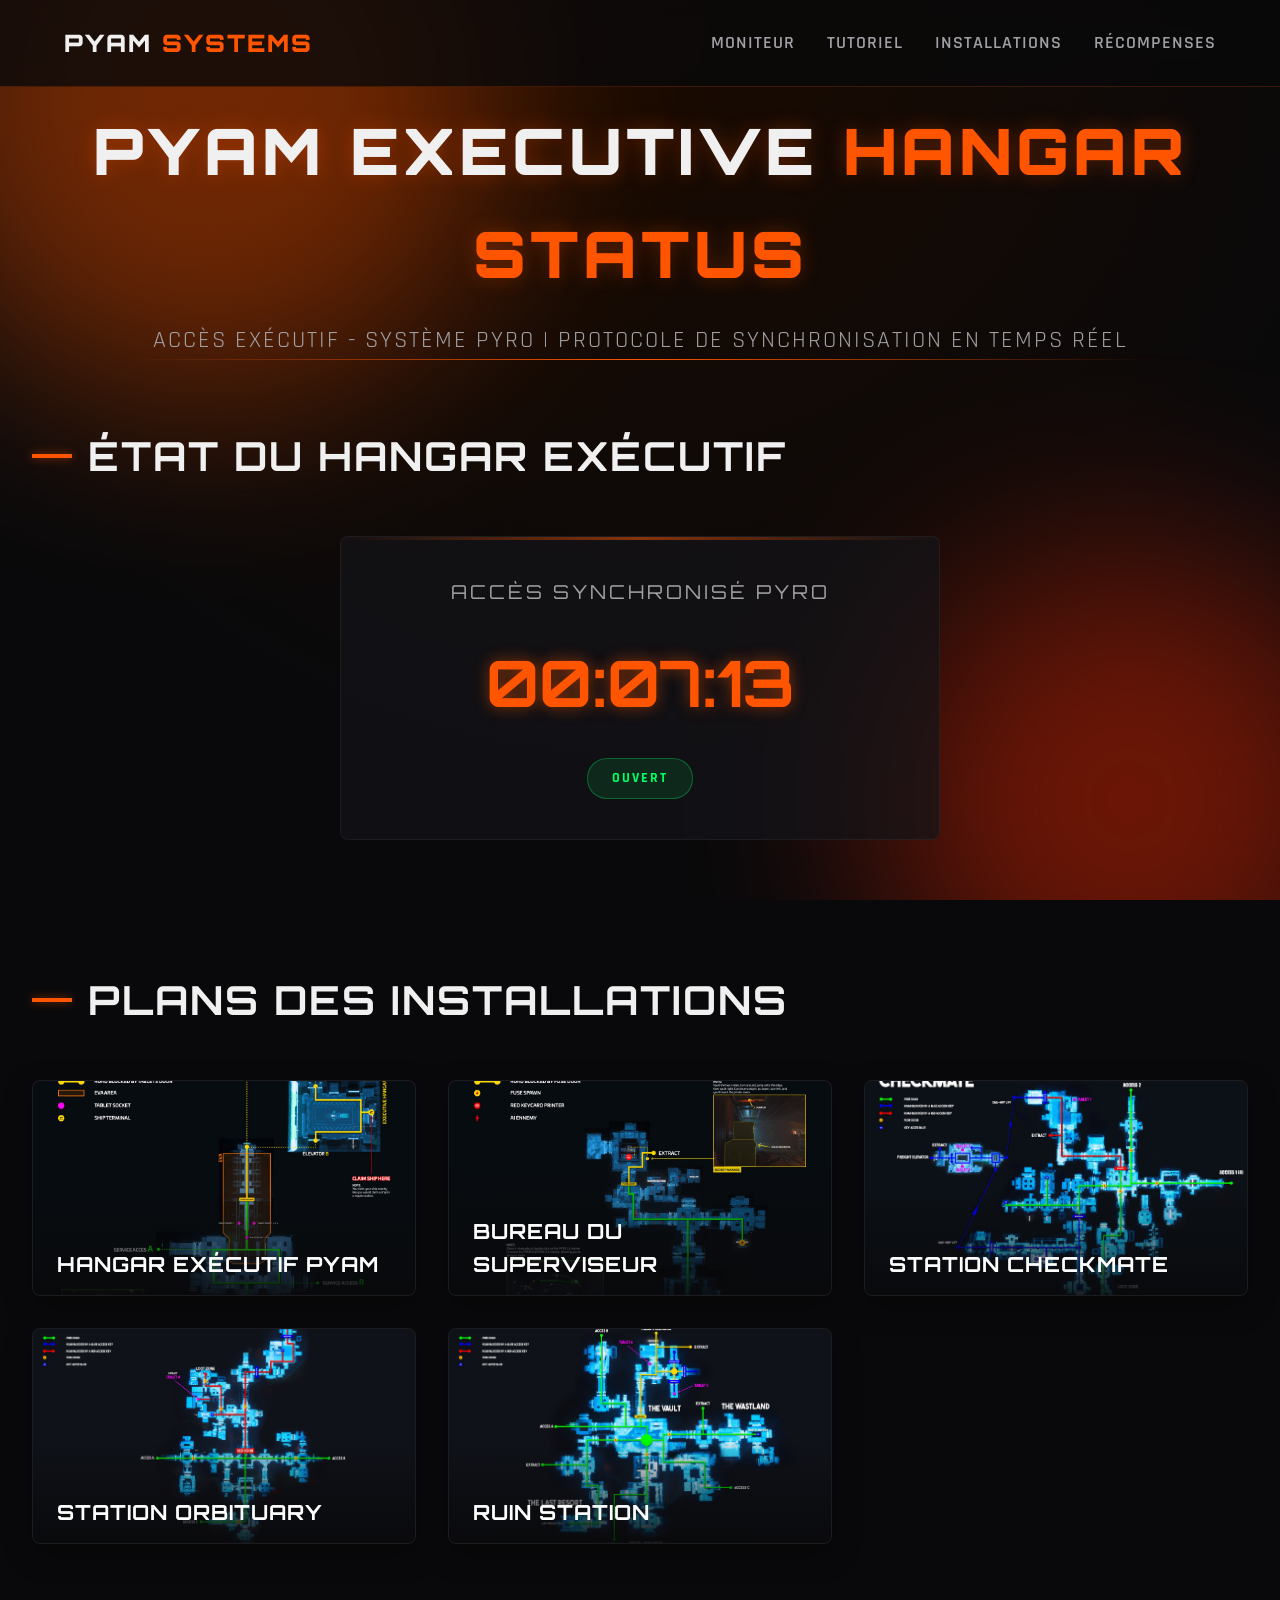
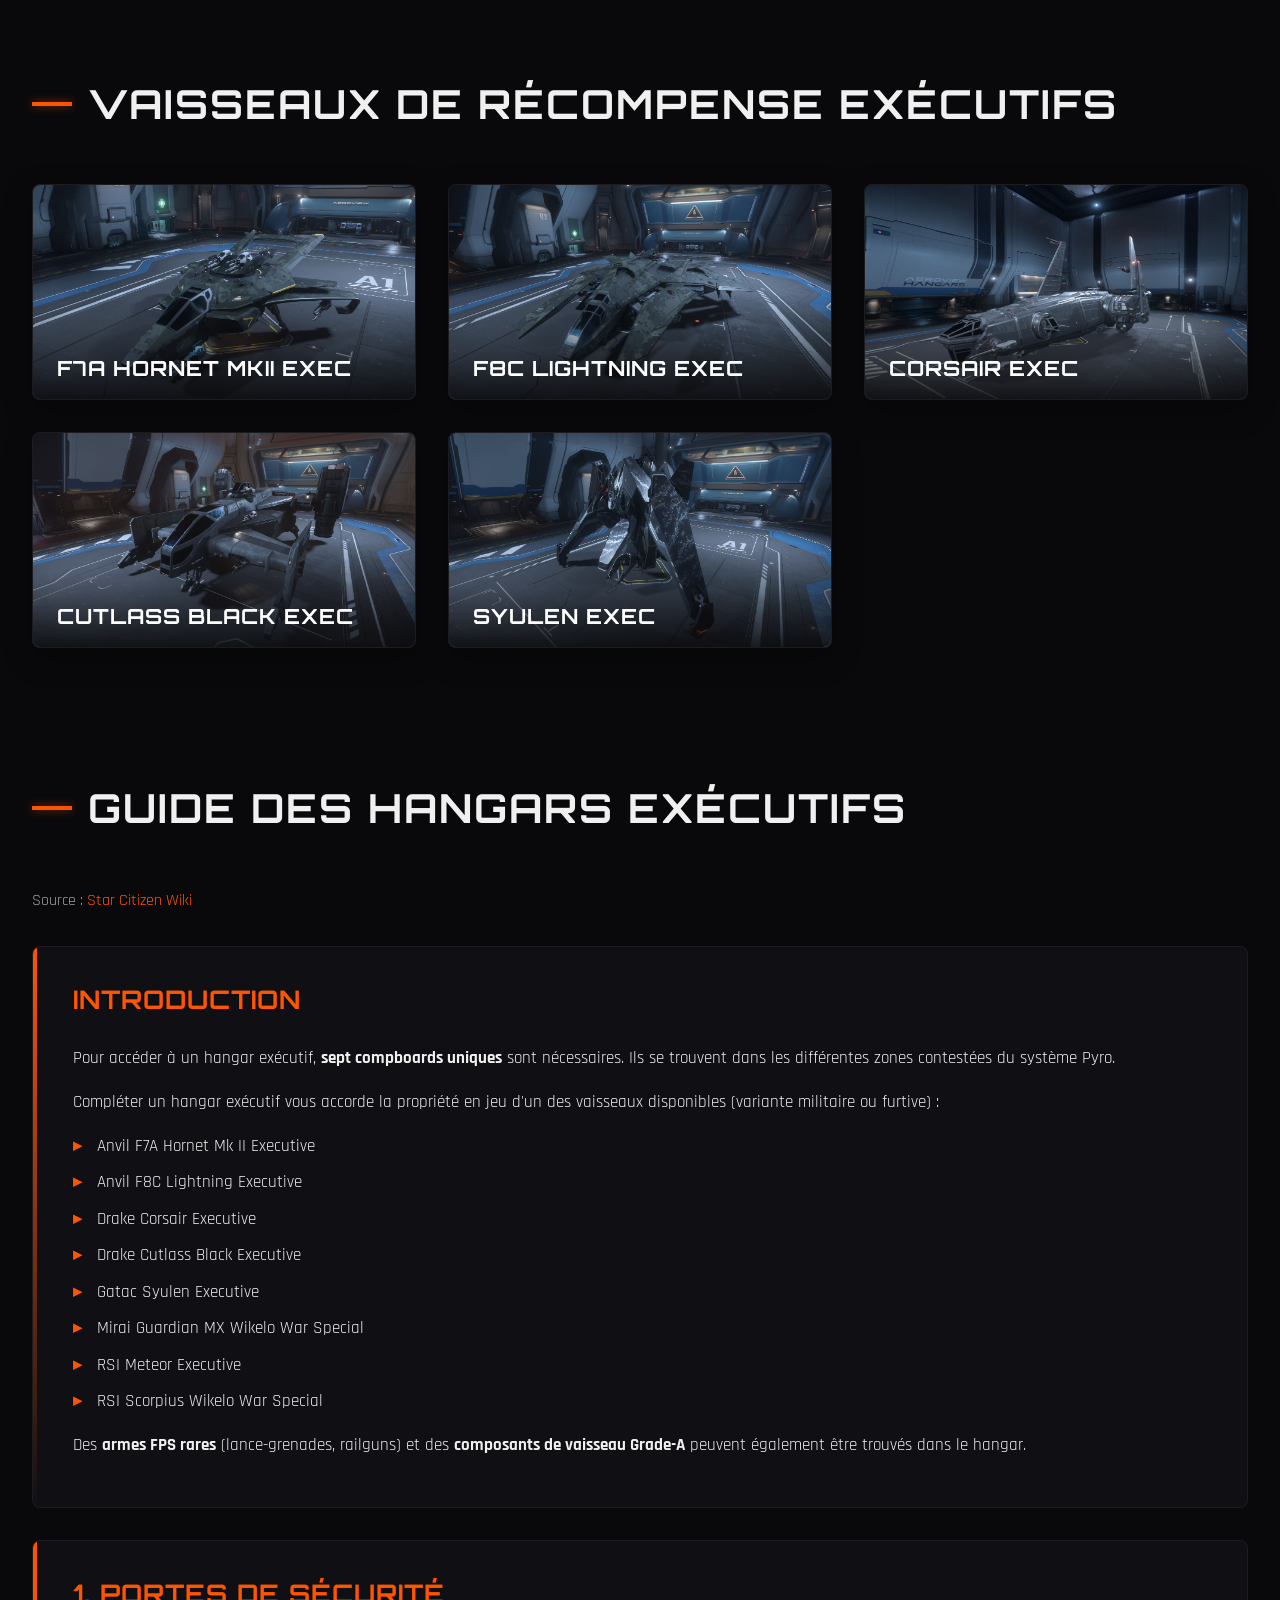
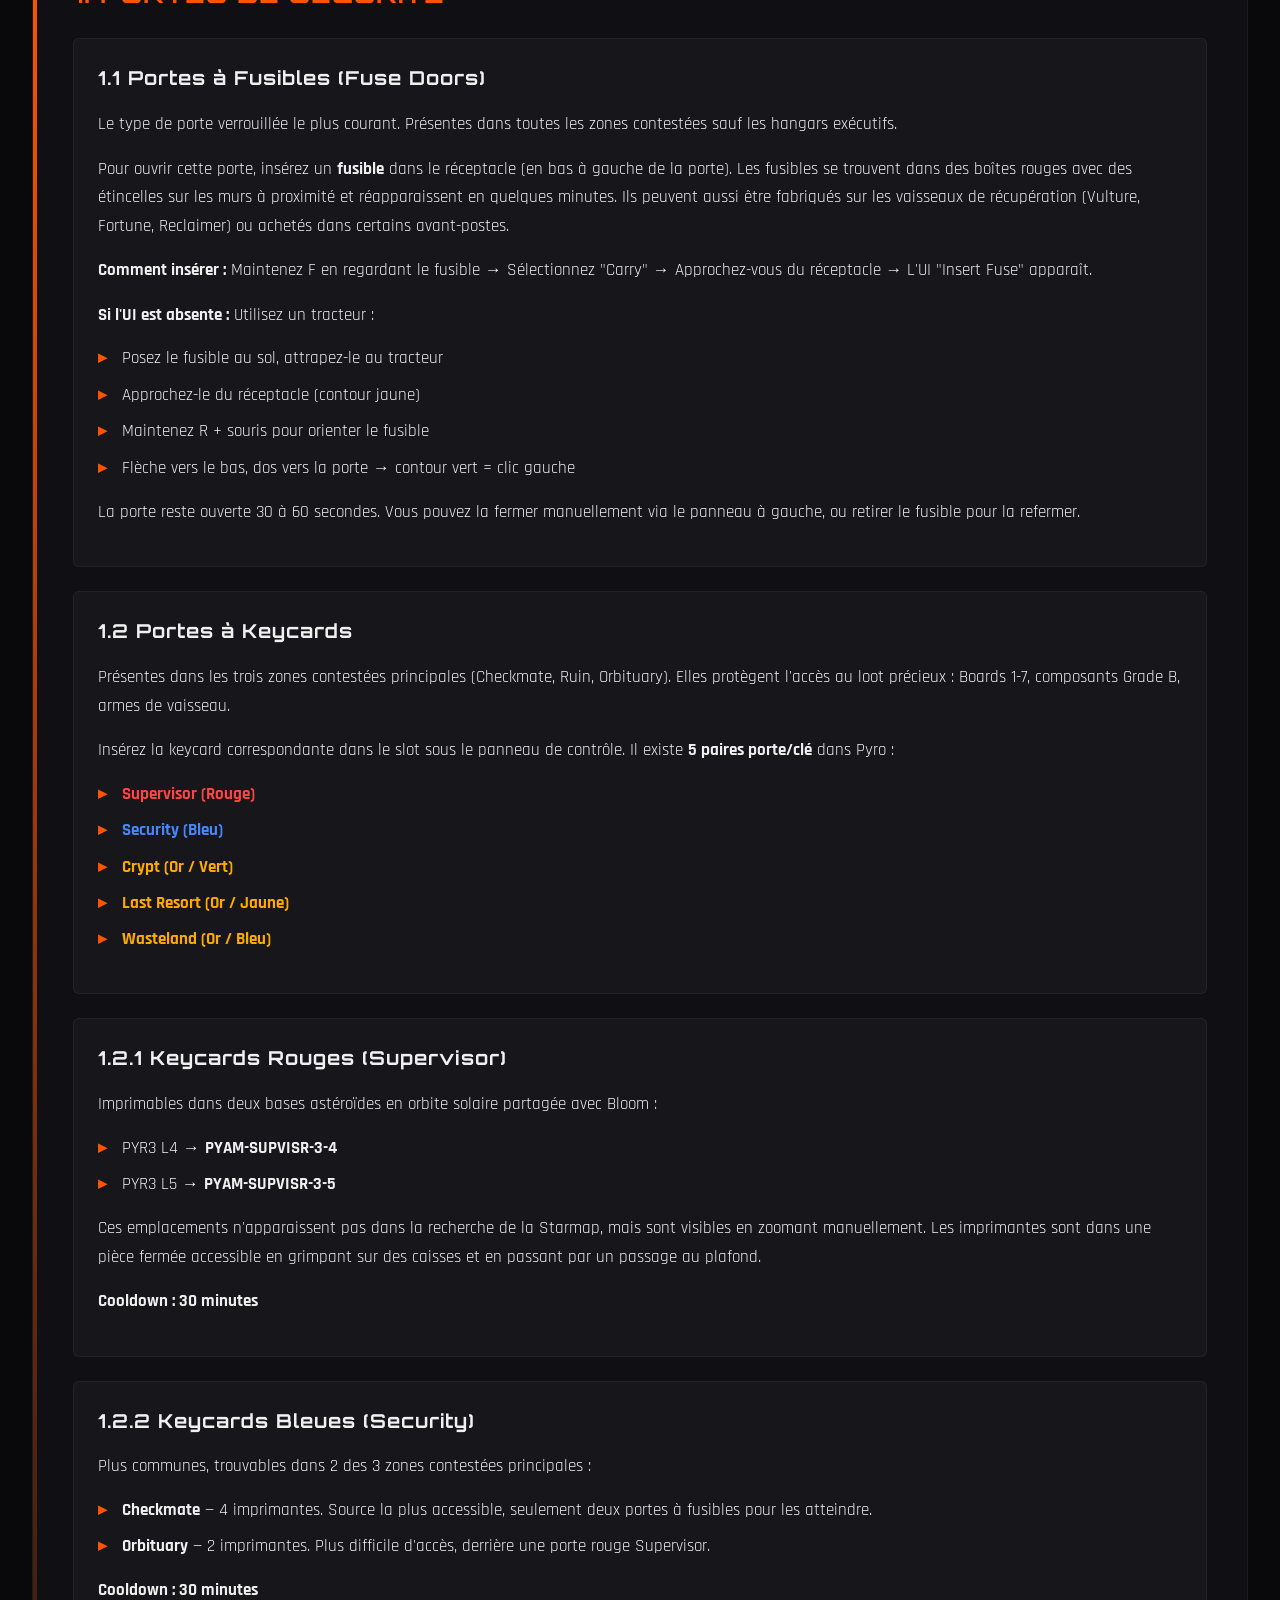
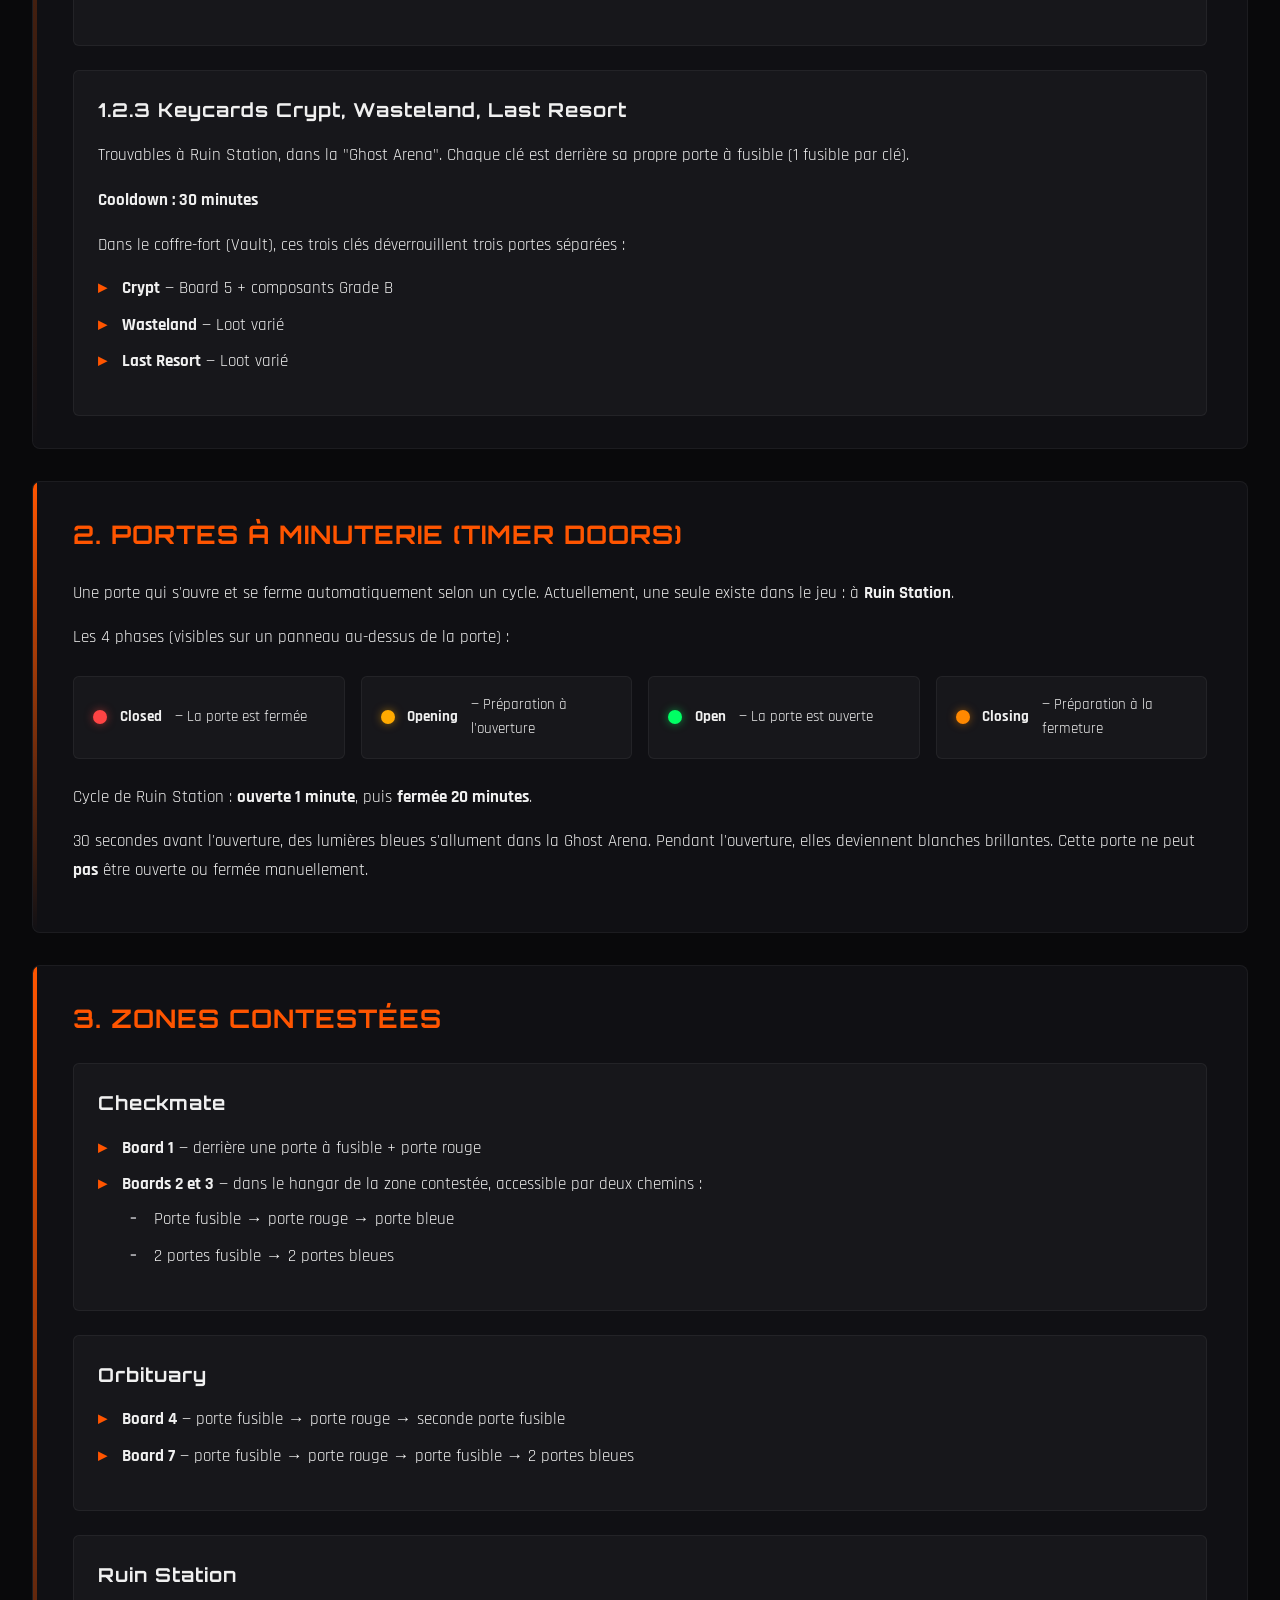
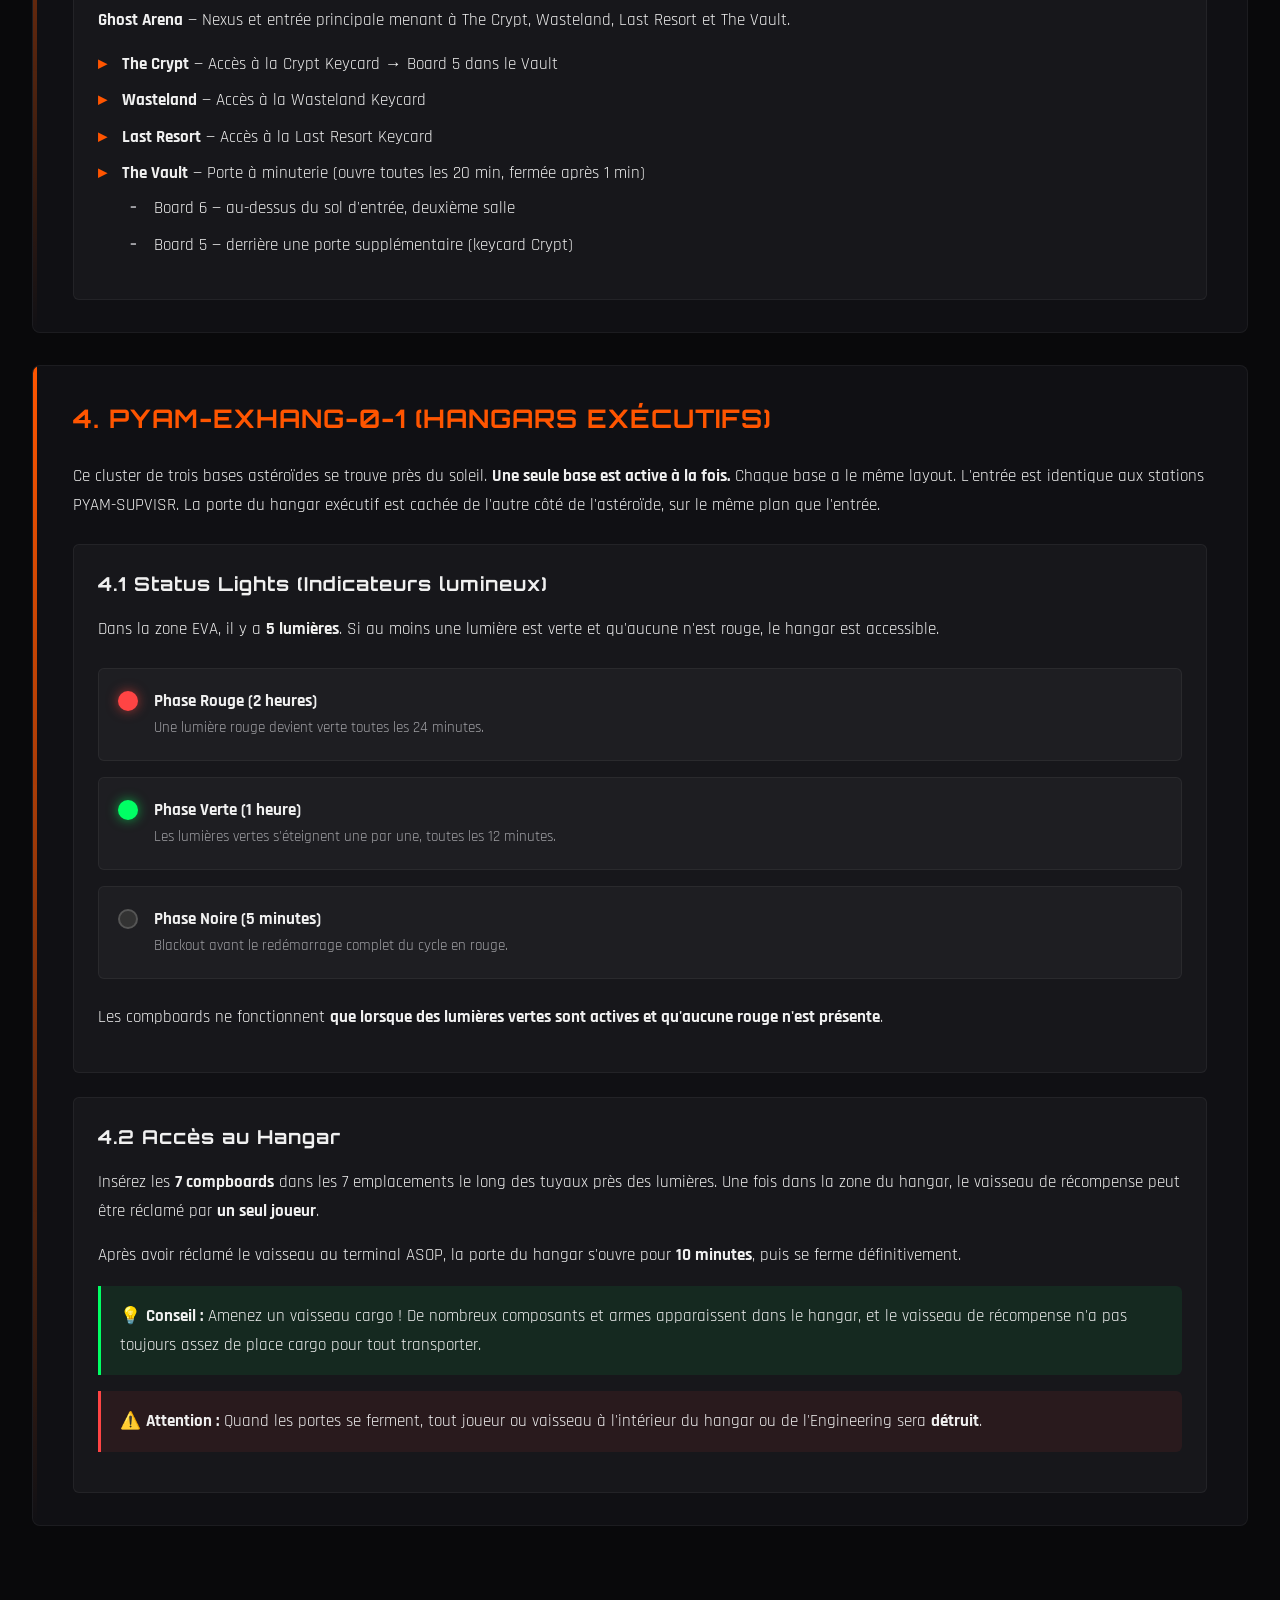
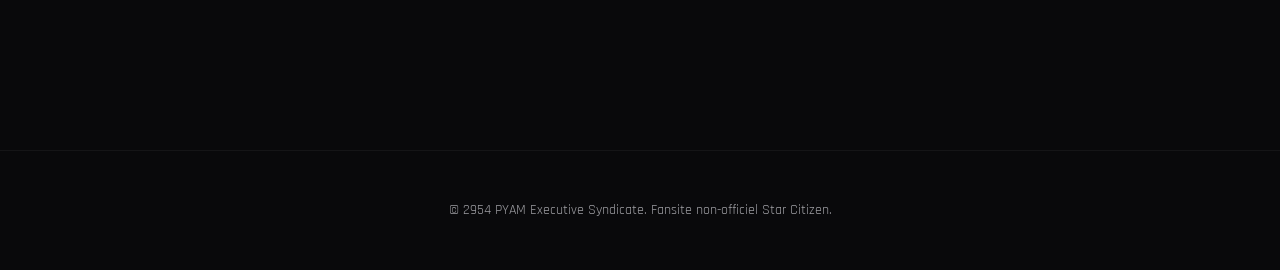
<file: pyam/index.html>
<!DOCTYPE html>
<html lang="fr">
<head>
    <meta charset="UTF-8">
    <meta name="viewport" content="width=device-width, initial-scale=1.0">
    <title>PYAM Executive Hangar Monitor | Pyro System</title>
    <meta name="description" content="Surveillez en temps réel l'ouverture des hangars exécutifs dans le système Pyro. Cartes des installations et vaisseaux de récompense.">
    <link href="https://fonts.googleapis.com/css2?family=Rajdhani:wght@400;500;600;700&family=Orbitron:wght@500;700;900&display=swap" rel="stylesheet">
    <link rel="stylesheet" href="style.css">
</head>
<body>
    <div class="bg-effects">
       <div class="glow-orb orange"></div>
       <div class="glow-orb red"></div>
    </div>
    
    <nav class="navbar">
        <div class="logo">PYAM <span>SYSTEMS</span></div>
        <ul class="nav-links">
            <li><a href="#monitor">Moniteur</a></li>
            <li><a href="#tutorial">Tutoriel</a></li>
            <li><a href="#maps">Installations</a></li>
            <li><a href="#rewards">Récompenses</a></li>
        </ul>
    </nav>

    <header class="hero">
        <div class="hero-content text-center">
            <h1>PYAM EXECUTIVE <span>HANGAR STATUS</span></h1>
            <p>Accès Exécutif - Système Pyro | Protocole de synchronisation en temps réel</p>
        </div>
    </header>

    <main class="container">
        <!-- Timer Section -->
        <section id="monitor" class="section">
            <h2 class="section-title">ÉTAT DU HANGAR EXÉCUTIF</h2>
            <div class="timers-grid" style="grid-template-columns: 1fr; max-width: 600px; margin: 0 auto;">
                <div class="timer-card">
                    <div class="timer-header">ACCÈS SYNCHRONISÉ PYRO</div>
                    <div class="countdown" id="main-timer">00:00:00</div>
                    <div class="status online" id="main-status">VÉROUILLÉ</div>
                </div>
            </div>
        </section>

        <!-- Maps Section -->
        <section id="maps" class="section">
            <h2 class="section-title">PLANS DES INSTALLATIONS</h2>
            <div class="gallery-grid">
                <div class="gallery-card">
                    <img src="pyam map/PYAM-EXHANG.jpg" alt="PYAM Executive Hangar">
                    <div class="card-overlay">
                        <h3>Hangar Exécutif PYAM</h3>
                    </div>
                </div>
                <div class="gallery-card">
                    <img src="pyam map/PYAM-SUPVISR.jpg" alt="Supervisor Office">
                    <div class="card-overlay">
                        <h3>Bureau du Superviseur</h3>
                    </div>
                </div>
                <div class="gallery-card">
                    <img src="pyam map/CHECKMATE.jpg" alt="Checkmate Station">
                    <div class="card-overlay">
                        <h3>Station Checkmate</h3>
                    </div>
                </div>
                <div class="gallery-card">
                    <img src="pyam map/ORBITUARY.jpg" alt="Orbituary Station">
                    <div class="card-overlay">
                        <h3>Station Orbituary</h3>
                    </div>
                </div>
                <div class="gallery-card">
                    <img src="pyam map/RUIN-STATION.jpg" alt="Ruin Station">
                    <div class="card-overlay">
                        <h3>Ruin Station</h3>
                    </div>
                </div>
            </div>
        </section>

        <!-- Rewards Section -->
        <section id="rewards" class="section">
            <h2 class="section-title">VAISSEAUX DE RÉCOMPENSE EXÉCUTIFS</h2>
            <div class="gallery-grid">
                <div class="gallery-card">
                    <img src="recompence pyam/AnvilF7AHornetMkIIExecutive.jpg" alt="Anvil F7A Hornet MkII Executive">
                    <div class="card-overlay">
                        <h3>F7A Hornet MkII Exec</h3>
                    </div>
                </div>
                <div class="gallery-card">
                    <img src="recompence pyam/AnvilF8CLightningExecutive.jpg" alt="Anvil F8C Lightning Executive">
                    <div class="card-overlay">
                        <h3>F8C Lightning Exec</h3>
                    </div>
                </div>
                <div class="gallery-card">
                    <img src="recompence pyam/DrakeCorsairExecutive.jpg" alt="Drake Corsair Executive">
                    <div class="card-overlay">
                        <h3>Corsair Exec</h3>
                    </div>
                </div>
                <div class="gallery-card">
                    <img src="recompence pyam/DrakeCutlassBlackExecutive.jpg" alt="Drake Cutlass Black Executive">
                    <div class="card-overlay">
                        <h3>Cutlass Black Exec</h3>
                    </div>
                </div>
                <div class="gallery-card">
                    <img src="recompence pyam/GatacSyulenExecutive.jpg" alt="Gatac Syulen Executive">
                    <div class="card-overlay">
                        <h3>Syulen Exec</h3>
                    </div>
                </div>
            </div>
        </section>

        <!-- Tutorial Section -->
        <section id="tutorial" class="section">
            <h2 class="section-title">GUIDE DES HANGARS EXÉCUTIFS</h2>
            <p class="tuto-source">Source : <a href="https://starcitizen.tools/Guide:Executive_Hangars" target="_blank">Star Citizen Wiki</a></p>

            <!-- Introduction -->
            <div class="tuto-block">
                <h3 class="tuto-heading">Introduction</h3>
                <p>Pour accéder à un hangar exécutif, <strong>sept compboards uniques</strong> sont nécessaires. Ils se trouvent dans les différentes zones contestées du système Pyro.</p>
                <p>Compléter un hangar exécutif vous accorde la propriété en jeu d'un des vaisseaux disponibles (variante militaire ou furtive) :</p>
                <ul class="tuto-list">
                    <li>Anvil F7A Hornet Mk II Executive</li>
                    <li>Anvil F8C Lightning Executive</li>
                    <li>Drake Corsair Executive</li>
                    <li>Drake Cutlass Black Executive</li>
                    <li>Gatac Syulen Executive</li>
                    <li>Mirai Guardian MX Wikelo War Special</li>
                    <li>RSI Meteor Executive</li>
                    <li>RSI Scorpius Wikelo War Special</li>
                </ul>
                <p>Des <strong>armes FPS rares</strong> (lance-grenades, railguns) et des <strong>composants de vaisseau Grade-A</strong> peuvent également être trouvés dans le hangar.</p>
            </div>

            <!-- Portes de sécurité -->
            <div class="tuto-block">
                <h3 class="tuto-heading">1. Portes de Sécurité</h3>

                <div class="tuto-sub">
                    <h4>1.1 Portes à Fusibles (Fuse Doors)</h4>
                    <p>Le type de porte verrouillée le plus courant. Présentes dans toutes les zones contestées sauf les hangars exécutifs.</p>
                    <p>Pour ouvrir cette porte, insérez un <strong>fusible</strong> dans le réceptacle (en bas à gauche de la porte). Les fusibles se trouvent dans des boîtes rouges avec des étincelles sur les murs à proximité et réapparaissent en quelques minutes. Ils peuvent aussi être fabriqués sur les vaisseaux de récupération (Vulture, Fortune, Reclaimer) ou achetés dans certains avant-postes.</p>
                    <p><strong>Comment insérer :</strong> Maintenez F en regardant le fusible → Sélectionnez "Carry" → Approchez-vous du réceptacle → L'UI "Insert Fuse" apparaît.</p>
                    <p><strong>Si l'UI est absente :</strong> Utilisez un tracteur :</p>
                    <ul class="tuto-list">
                        <li>Posez le fusible au sol, attrapez-le au tracteur</li>
                        <li>Approchez-le du réceptacle (contour jaune)</li>
                        <li>Maintenez R + souris pour orienter le fusible</li>
                        <li>Flèche vers le bas, dos vers la porte → contour vert = clic gauche</li>
                    </ul>
                    <p>La porte reste ouverte 30 à 60 secondes. Vous pouvez la fermer manuellement via le panneau à gauche, ou retirer le fusible pour la refermer.</p>
                </div>

                <div class="tuto-sub">
                    <h4>1.2 Portes à Keycards</h4>
                    <p>Présentes dans les trois zones contestées principales (Checkmate, Ruin, Orbituary). Elles protègent l'accès au loot précieux : Boards 1-7, composants Grade B, armes de vaisseau.</p>
                    <p>Insérez la keycard correspondante dans le slot sous le panneau de contrôle. Il existe <strong>5 paires porte/clé</strong> dans Pyro :</p>
                    <ul class="tuto-list">
                        <li><span class="key-red">Supervisor (Rouge)</span></li>
                        <li><span class="key-blue">Security (Bleu)</span></li>
                        <li><span class="key-gold">Crypt (Or / Vert)</span></li>
                        <li><span class="key-gold">Last Resort (Or / Jaune)</span></li>
                        <li><span class="key-gold">Wasteland (Or / Bleu)</span></li>
                    </ul>
                </div>

                <div class="tuto-sub">
                    <h4>1.2.1 Keycards Rouges (Supervisor)</h4>
                    <p>Imprimables dans deux bases astéroïdes en orbite solaire partagée avec Bloom :</p>
                    <ul class="tuto-list">
                        <li>PYR3 L4 → <strong>PYAM-SUPVISR-3-4</strong></li>
                        <li>PYR3 L5 → <strong>PYAM-SUPVISR-3-5</strong></li>
                    </ul>
                    <p>Ces emplacements n'apparaissent pas dans la recherche de la Starmap, mais sont visibles en zoomant manuellement. Les imprimantes sont dans une pièce fermée accessible en grimpant sur des caisses et en passant par un passage au plafond.</p>
                    <p><strong>Cooldown : 30 minutes</strong></p>
                </div>

                <div class="tuto-sub">
                    <h4>1.2.2 Keycards Bleues (Security)</h4>
                    <p>Plus communes, trouvables dans 2 des 3 zones contestées principales :</p>
                    <ul class="tuto-list">
                        <li><strong>Checkmate</strong> — 4 imprimantes. Source la plus accessible, seulement deux portes à fusibles pour les atteindre.</li>
                        <li><strong>Orbituary</strong> — 2 imprimantes. Plus difficile d'accès, derrière une porte rouge Supervisor.</li>
                    </ul>
                    <p><strong>Cooldown : 30 minutes</strong></p>
                </div>

                <div class="tuto-sub">
                    <h4>1.2.3 Keycards Crypt, Wasteland, Last Resort</h4>
                    <p>Trouvables à Ruin Station, dans la "Ghost Arena". Chaque clé est derrière sa propre porte à fusible (1 fusible par clé).</p>
                    <p><strong>Cooldown : 30 minutes</strong></p>
                    <p>Dans le coffre-fort (Vault), ces trois clés déverrouillent trois portes séparées :</p>
                    <ul class="tuto-list">
                        <li><strong>Crypt</strong> — Board 5 + composants Grade B</li>
                        <li><strong>Wasteland</strong> — Loot varié</li>
                        <li><strong>Last Resort</strong> — Loot varié</li>
                    </ul>
                </div>
            </div>

            <!-- Timer Doors -->
            <div class="tuto-block">
                <h3 class="tuto-heading">2. Portes à Minuterie (Timer Doors)</h3>
                <p>Une porte qui s'ouvre et se ferme automatiquement selon un cycle. Actuellement, une seule existe dans le jeu : à <strong>Ruin Station</strong>.</p>
                <p>Les 4 phases (visibles sur un panneau au-dessus de la porte) :</p>
                <div class="phase-grid">
                    <div class="phase-card"><span class="phase-dot closed"></span><strong>Closed</strong> — La porte est fermée</div>
                    <div class="phase-card"><span class="phase-dot opening"></span><strong>Opening</strong> — Préparation à l'ouverture</div>
                    <div class="phase-card"><span class="phase-dot open"></span><strong>Open</strong> — La porte est ouverte</div>
                    <div class="phase-card"><span class="phase-dot closing"></span><strong>Closing</strong> — Préparation à la fermeture</div>
                </div>
                <p>Cycle de Ruin Station : <strong>ouverte 1 minute</strong>, puis <strong>fermée 20 minutes</strong>.</p>
                <p>30 secondes avant l'ouverture, des lumières bleues s'allument dans la Ghost Arena. Pendant l'ouverture, elles deviennent blanches brillantes. Cette porte ne peut <strong>pas</strong> être ouverte ou fermée manuellement.</p>
            </div>

            <!-- Zones Contestées -->
            <div class="tuto-block">
                <h3 class="tuto-heading">3. Zones Contestées</h3>

                <div class="tuto-sub">
                    <h4>Checkmate</h4>
                    <ul class="tuto-list">
                        <li><strong>Board 1</strong> — derrière une porte à fusible + porte rouge</li>
                        <li><strong>Boards 2 et 3</strong> — dans le hangar de la zone contestée, accessible par deux chemins :
                            <ul class="tuto-list">
                                <li>Porte fusible → porte rouge → porte bleue</li>
                                <li>2 portes fusible → 2 portes bleues</li>
                            </ul>
                        </li>
                    </ul>
                </div>

                <div class="tuto-sub">
                    <h4>Orbituary</h4>
                    <ul class="tuto-list">
                        <li><strong>Board 4</strong> — porte fusible → porte rouge → seconde porte fusible</li>
                        <li><strong>Board 7</strong> — porte fusible → porte rouge → porte fusible → 2 portes bleues</li>
                    </ul>
                </div>

                <div class="tuto-sub">
                    <h4>Ruin Station</h4>
                    <p><strong>Ghost Arena</strong> — Nexus et entrée principale menant à The Crypt, Wasteland, Last Resort et The Vault.</p>
                    <ul class="tuto-list">
                        <li><strong>The Crypt</strong> — Accès à la Crypt Keycard → Board 5 dans le Vault</li>
                        <li><strong>Wasteland</strong> — Accès à la Wasteland Keycard</li>
                        <li><strong>Last Resort</strong> — Accès à la Last Resort Keycard</li>
                        <li><strong>The Vault</strong> — Porte à minuterie (ouvre toutes les 20 min, fermée après 1 min)
                            <ul class="tuto-list">
                                <li>Board 6 — au-dessus du sol d'entrée, deuxième salle</li>
                                <li>Board 5 — derrière une porte supplémentaire (keycard Crypt)</li>
                            </ul>
                        </li>
                    </ul>
                </div>
            </div>

            <!-- PYAM-EXHANG -->
            <div class="tuto-block">
                <h3 class="tuto-heading">4. PYAM-EXHANG-0-1 (Hangars Exécutifs)</h3>
                <p>Ce cluster de trois bases astéroïdes se trouve près du soleil. <strong>Une seule base est active à la fois.</strong> Chaque base a le même layout. L'entrée est identique aux stations PYAM-SUPVISR. La porte du hangar exécutif est cachée de l'autre côté de l'astéroïde, sur le même plan que l'entrée.</p>

                <div class="tuto-sub">
                    <h4>4.1 Status Lights (Indicateurs lumineux)</h4>
                    <p>Dans la zone EVA, il y a <strong>5 lumières</strong>. Si au moins une lumière est verte et qu'aucune n'est rouge, le hangar est accessible.</p>
                    <div class="lights-info">
                        <div class="light-phase">
                            <span class="light-dot red-light"></span>
                            <div>
                                <strong>Phase Rouge (2 heures)</strong>
                                <p>Une lumière rouge devient verte toutes les 24 minutes.</p>
                            </div>
                        </div>
                        <div class="light-phase">
                            <span class="light-dot green-light"></span>
                            <div>
                                <strong>Phase Verte (1 heure)</strong>
                                <p>Les lumières vertes s'éteignent une par une, toutes les 12 minutes.</p>
                            </div>
                        </div>
                        <div class="light-phase">
                            <span class="light-dot off-light"></span>
                            <div>
                                <strong>Phase Noire (5 minutes)</strong>
                                <p>Blackout avant le redémarrage complet du cycle en rouge.</p>
                            </div>
                        </div>
                    </div>
                    <p>Les compboards ne fonctionnent <strong>que lorsque des lumières vertes sont actives et qu'aucune rouge n'est présente</strong>.</p>
                </div>

                <div class="tuto-sub">
                    <h4>4.2 Accès au Hangar</h4>
                    <p>Insérez les <strong>7 compboards</strong> dans les 7 emplacements le long des tuyaux près des lumières. Une fois dans la zone du hangar, le vaisseau de récompense peut être réclamé par <strong>un seul joueur</strong>.</p>
                    <p>Après avoir réclamé le vaisseau au terminal ASOP, la porte du hangar s'ouvre pour <strong>10 minutes</strong>, puis se ferme définitivement.</p>
                    <p class="tuto-tip">💡 <strong>Conseil :</strong> Amenez un vaisseau cargo ! De nombreux composants et armes apparaissent dans le hangar, et le vaisseau de récompense n'a pas toujours assez de place cargo pour tout transporter.</p>
                    <p class="tuto-warning">⚠️ <strong>Attention :</strong> Quand les portes se ferment, tout joueur ou vaisseau à l'intérieur du hangar ou de l'Engineering sera <strong>détruit</strong>.</p>
                </div>
            </div>
        </section>
    </main>
    
    <footer>
        <p>&copy; 2954 PYAM Executive Syndicate. Fansite non-officiel Star Citizen.</p>
    </footer>

    <!-- Modal pour agrandir les images -->
    <div id="image-modal" class="modal">
        <span class="close-modal">&times;</span>
        <div class="modal-nav prev" id="modal-prev">&#10094;</div>
        <div class="modal-nav next" id="modal-next">&#10095;</div>
        <div class="modal-image-wrapper">
            <img class="modal-content" id="modal-img" alt="Image agrandie">
        </div>
        <div id="modal-caption"></div>
        <div class="zoom-hint" id="zoom-hint">🔍 Double-clic pour zoomer · Molette pour zoomer</div>
    </div>

    <script src="script.js"></script>
</body>
</html>
</file>
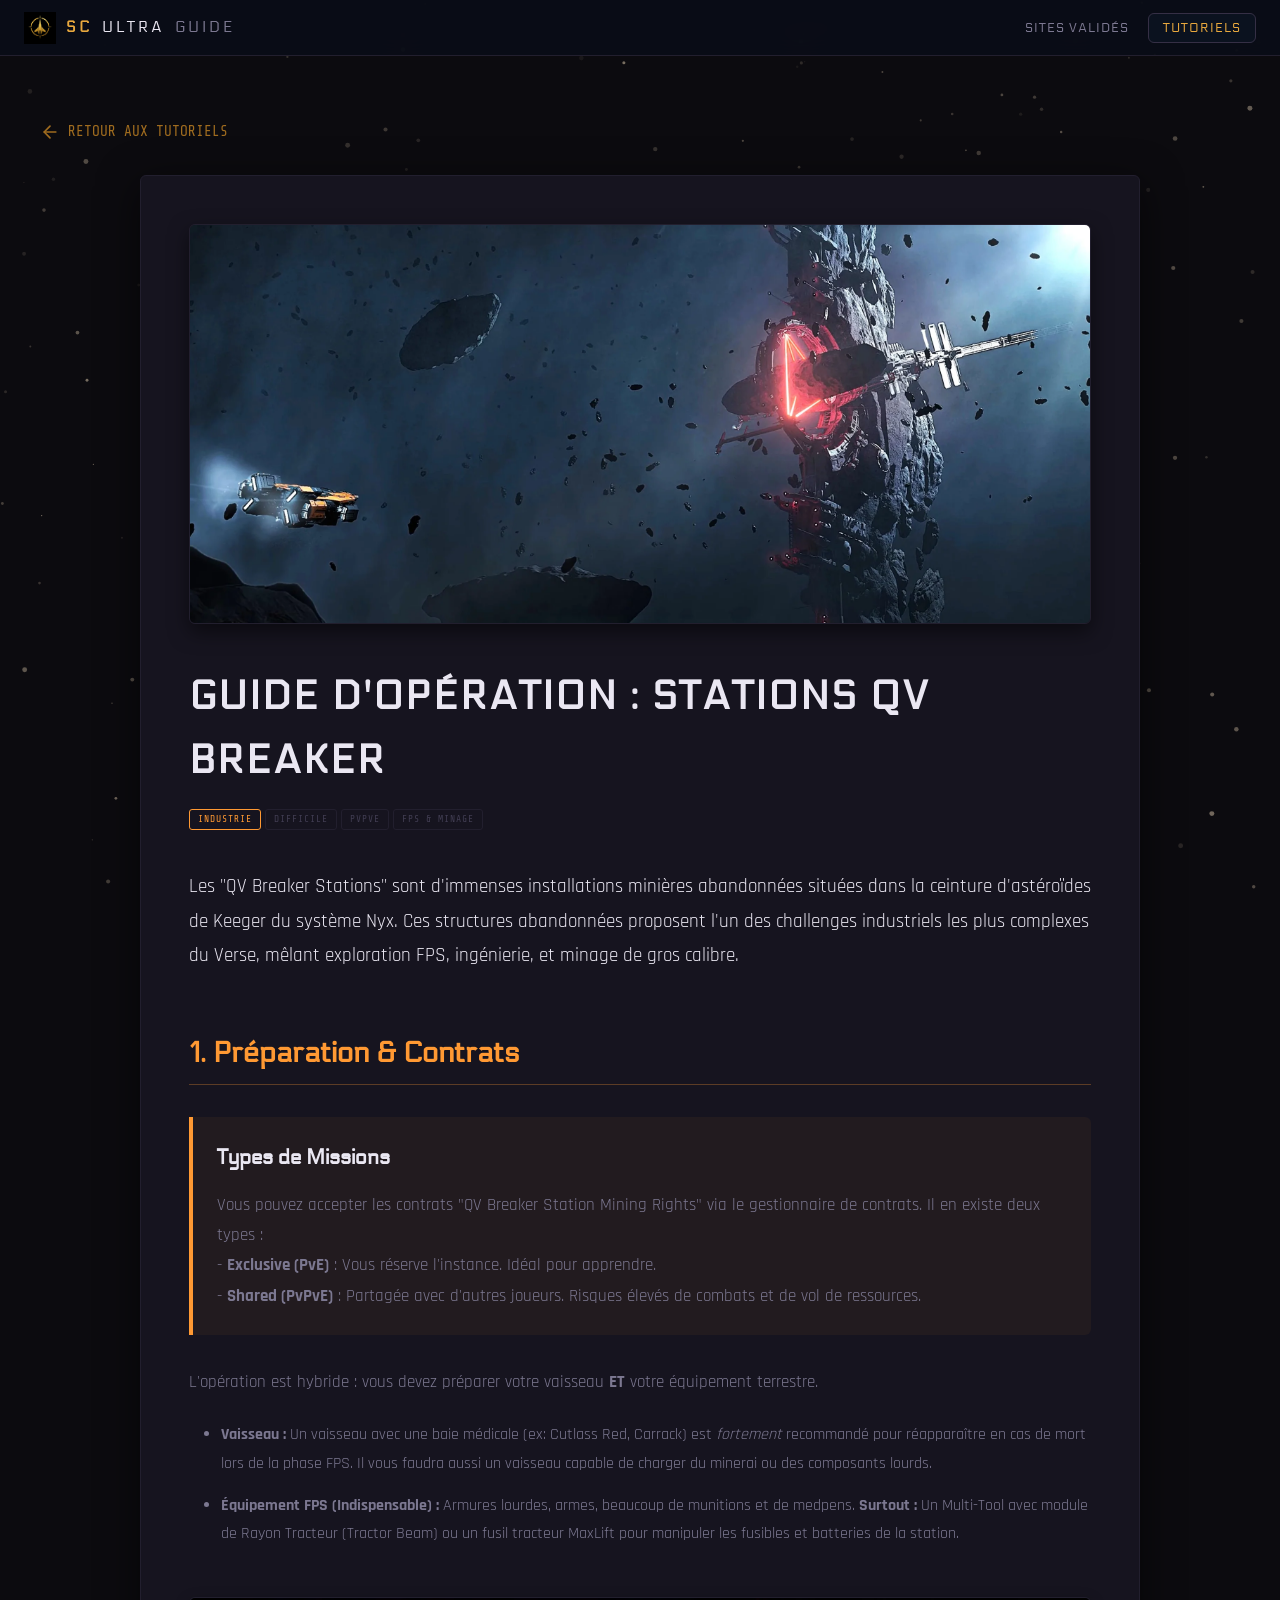
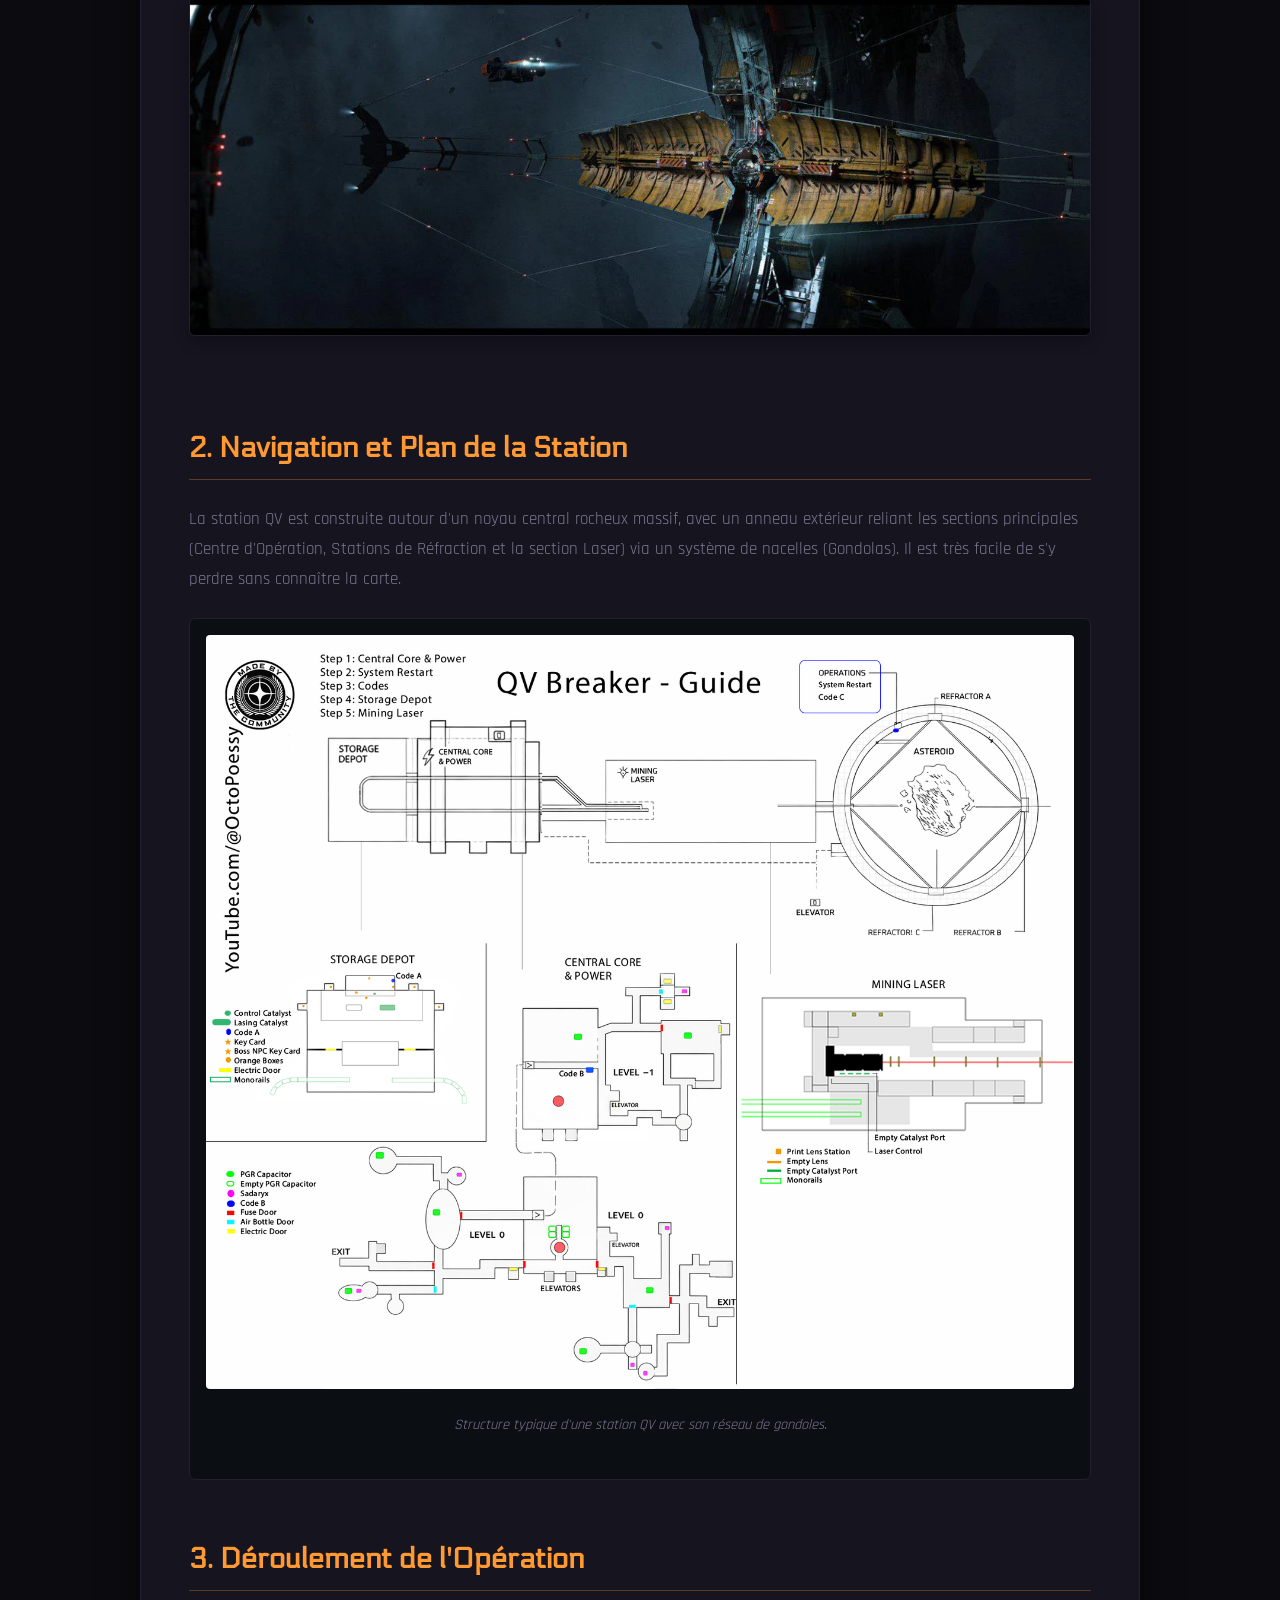
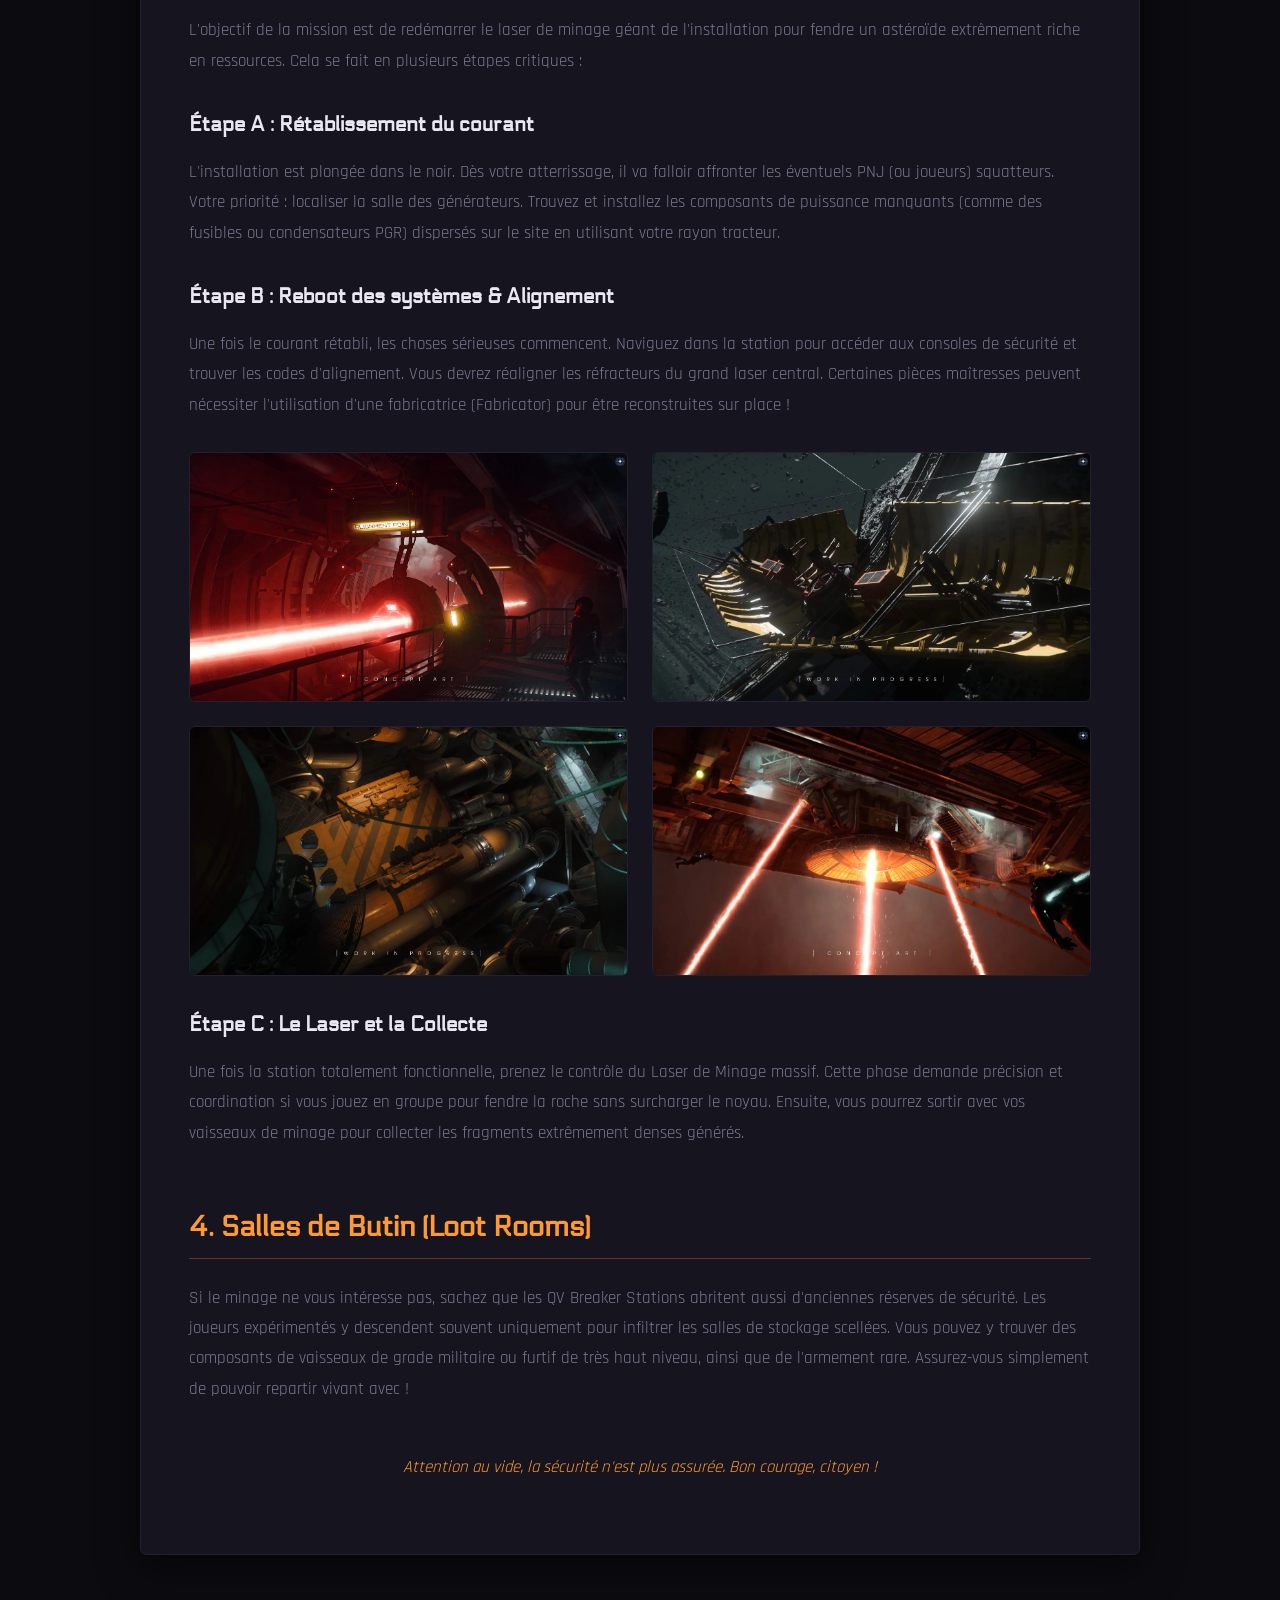
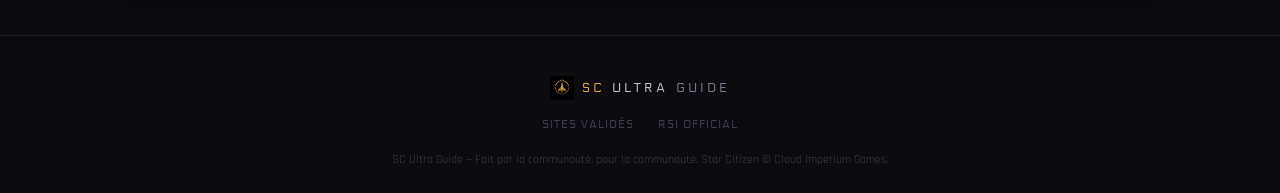
<file: QVbreakerStation/index.html>
<!DOCTYPE html>
<html lang="fr">

<head>
  <meta charset="UTF-8">
  <meta name="viewport" content="width=device-width, initial-scale=1.0">
  <title>Guide d'Opération : Stations QV Breaker — SC Ultra Guide</title>
  <meta name="description" content="Tutoriel complet sur les missions industrielles des stations minières abandonnées QV Breaker.">
  <link rel="stylesheet" href="../style.css">
  <style>
    /* Styles spécifiques aux articles/tutos */
    .article-content {
      max-width: 1000px;
      margin: 0 auto;
      padding: 3rem;
      background: var(--bg-card);
      border: 1px solid var(--border);
      border-radius: var(--radius);
      box-shadow: 0 10px 40px rgba(0, 0, 0, 0.6);
    }
    
    .article-content h2 {
      font-family: var(--font-ui);
      color: #ff9933; /* Couleur accentuée "Minage/Industrie" */
      margin-top: 3.5rem;
      margin-bottom: 1.5rem;
      border-bottom: 1px solid rgba(255, 153, 51, 0.3);
      padding-bottom: 0.5rem;
      font-size: 1.8rem;
    }

    .article-content h3 {
      font-family: var(--font-ui);
      color: var(--text-bright);
      margin-top: 2rem;
      margin-bottom: 1rem;
      font-size: 1.3rem;
    }
    
    .article-content p {
      margin-bottom: 1.5rem;
      color: var(--text-mid);
      line-height: 1.8;
      font-size: 1.05rem;
    }

    .article-content ul, .article-content ol {
      margin-left: 2rem;
      margin-bottom: 1.5rem;
      color: var(--text-mid);
      line-height: 1.8;
    }
    
    .article-content li {
      margin-bottom: 0.8rem;
    }

    .hero-img {
      width: 100%;
      height: 400px;
      object-fit: cover;
      border-radius: var(--radius);
      border: 1px solid var(--border);
      margin-bottom: 2rem;
      box-shadow: 0 8px 20px rgba(0,0,0,0.5);
    }

    .article-img {
      width: 100%;
      border: 1px solid var(--border);
      border-radius: var(--radius);
      margin: 1.5rem 0;
      box-shadow: 0 5px 15px rgba(0,0,0,0.3);
    }

    .img-grid {
      display: grid;
      grid-template-columns: repeat(2, 1fr);
      gap: 1.5rem;
      margin: 2rem 0;
    }

    .img-grid img {
      width: 100%;
      height: 250px;
      object-fit: cover;
      border-radius: var(--radius);
      border: 1px solid var(--border);
      transition: transform 0.3s ease, border-color 0.3s ease;
      cursor: pointer;
    }

    .img-grid img:hover {
      transform: scale(1.02);
      border-color: #ff9933;
    }

    .back-link {
      display: inline-flex;
      align-items: center;
      gap: 0.5rem;
      margin-bottom: 2rem;
      color: var(--accent-dim);
      font-family: var(--font-mono);
      text-transform: uppercase;
      font-size: 0.9rem;
      text-decoration: none;
      transition: color 0.3s ease, transform 0.3s ease;
    }
    
    .back-link:hover {
      color: #ff9933;
      transform: translateX(-5px);
    }

    .info-box {
      background: rgba(255, 153, 51, 0.05);
      border-left: 4px solid #ff9933;
      padding: 1.5rem;
      margin: 2rem 0;
      border-radius: 0 var(--radius) var(--radius) 0;
    }

    .info-box p:last-child {
      margin-bottom: 0;
    }
    
    .map-container {
      position: relative;
      background: #0b0f14;
      padding: 1rem;
      border-radius: var(--radius);
      border: 1px solid var(--border);
      text-align: center;
      margin-bottom: 2rem;
    }
    
    .map-container img {
      max-width: 100%;
      height: auto;
      border-radius: calc(var(--radius) - 2px);
    }

  </style>
</head>

<body>
  <canvas id="stars-canvas"></canvas>

  <!-- NAVBAR -->
  <nav class="navbar">
    <a href="../index.html" class="nav-logo">
      <img src="../logo.png" alt="Logo" class="logo-img">
      <span class="sc">SC</span><span class="ultra">ULTRA</span><span class="guide">GUIDE</span>
    </a>
    <ul class="nav-links">
      <li><a href="../index.html#sites">Sites Validés</a></li>
      <li><a href="../tutos.html" class="active">Tutoriels</a></li>
    </ul>
    <div class="nav-hamburger" id="nav-hamburger">
      <span></span><span></span><span></span>
    </div>
  </nav>

  <!-- CONTENU DU TUTORIEL -->
  <section class="section" style="padding-top: 120px; padding-bottom: 80px;">
    <div class="container">
      
      <a href="../tutos.html" class="back-link">
        <svg width="20" height="20" viewBox="0 0 24 24" fill="none" stroke="currentColor" stroke-width="2" stroke-linecap="round" stroke-linejoin="round"><line x1="19" y1="12" x2="5" y2="12"></line><polyline points="12 19 5 12 12 5"></polyline></svg>
        Retour aux tutoriels
      </a>
      
      <article class="article-content">
        <!-- EN-TÊTE -->
        <img src="image/QV_Breaker2.webp" alt="Station QV Breaker" class="hero-img">
        
        <h1 style="font-family: var(--font-ui); color: var(--text-bright); text-transform: uppercase; font-size: 2.5rem; margin-bottom: 1rem; letter-spacing: 2px;">
          Guide d'Opération : Stations QV Breaker
        </h1>
        <div class="card-tags" style="margin-bottom: 2.5rem;">
          <span class="card-tag" style="border-color:#ff9933; color:#ff9933;">Industrie</span>
          <span class="card-tag">Difficile</span>
          <span class="card-tag">PvPvE</span>
          <span class="card-tag">FPS & Minage</span>
        </div>

        <p class="lead" style="font-size: 1.2rem; color: var(--text-bright);">
          Les "QV Breaker Stations" sont d'immenses installations minières abandonnées situées dans la ceinture d'astéroïdes de Keeger du système Nyx. Ces structures abandonnées proposent l'un des challenges industriels les plus complexes du Verse, mêlant exploration FPS, ingénierie, et minage de gros calibre.
        </p>

        <!-- SECTION 1: PREPARATION -->
        <h2>1. Préparation & Contrats</h2>
        <div class="info-box">
          <h3 style="margin-top: 0;">Types de Missions</h3>
          <p>
            Vous pouvez accepter les contrats "QV Breaker Station Mining Rights" via le gestionnaire de contrats. Il en existe deux types :<br>
            - <strong>Exclusive (PvE)</strong> : Vous réserve l'instance. Idéal pour apprendre.<br>
            - <strong>Shared (PvPvE)</strong> : Partagée avec d'autres joueurs. Risques élevés de combats et de vol de ressources.
          </p>
        </div>
        <p>
          L'opération est hybride : vous devez préparer votre vaisseau <strong>ET</strong> votre équipement terrestre.
        </p>
        <ul>
          <li><strong>Vaisseau :</strong> Un vaisseau avec une baie médicale (ex: Cutlass Red, Carrack) est <em>fortement</em> recommandé pour réapparaître en cas de mort lors de la phase FPS. Il vous faudra aussi un vaisseau capable de charger du minerai ou des composants lourds.</li>
          <li><strong>Équipement FPS (Indispensable) :</strong> Armures lourdes, armes, beaucoup de munitions et de medpens. <strong>Surtout :</strong> Un Multi-Tool avec module de Rayon Tracteur (Tractor Beam) ou un fusil tracteur MaxLift pour manipuler les fusibles et batteries de la station.</li>
        </ul>
        <img src="image/2u4py9js4yog1.webp" alt="Joueur s'infiltrant dans la station" class="article-img">

        <!-- SECTION 2: ARCHITECTURE & NAVIGATION -->
        <h2>2. Navigation et Plan de la Station</h2>
        <p>
          La station QV est construite autour d'un noyau central rocheux massif, avec un anneau extérieur reliant les sections principales (Centre d'Opération, Stations de Réfraction et la section Laser) via un système de nacelles (Gondolas). Il est très facile de s'y perdre sans connaître la carte.
        </p>
        <div class="map-container">
          <img src="image/map.png" alt="Carte topographique de la QV Breaker Station">
          <p style="margin-top: 1rem; color: var(--text-mid); font-style: italic; font-size: 0.9rem;">Structure typique d'une station QV avec son réseau de gondoles.</p>
        </div>

        <!-- SECTION 3: LE DÉROULEMENT -->
        <h2>3. Déroulement de l'Opération</h2>
        <p>L'objectif de la mission est de redémarrer le laser de minage géant de l'installation pour fendre un astéroïde extrêmement riche en ressources. Cela se fait en plusieurs étapes critiques :</p>
        
        <h3>Étape A : Rétablissement du courant</h3>
        <p>
          L'installation est plongée dans le noir. Dès votre atterrissage, il va falloir affronter les éventuels PNJ (ou joueurs) squatteurs. Votre priorité : localiser la salle des générateurs.
          Trouvez et installez les composants de puissance manquants (comme des fusibles ou condensateurs PGR) dispersés sur le site en utilisant votre rayon tracteur.
        </p>
        
        <h3>Étape B : Reboot des systèmes & Alignement</h3>
        <p>
          Une fois le courant rétabli, les choses sérieuses commencent. Naviguez dans la station pour accéder aux consoles de sécurité et trouver les codes d'alignement. Vous devrez réaligner les réfracteurs du grand laser central. Certaines pièces maîtresses peuvent nécessiter l'utilisation d'une fabricatrice (Fabricator) pour être reconstruites sur place !
        </p>
        
        <div class="img-grid">
          <img src="image/3534.webp" alt="Séquence d'alignement">
          <img src="image/3529.webp" alt="Restauration des systèmes">
          <img src="image/3532.webp" alt="Exploration interne">
          <img src="image/3535.webp" alt="Consoles de réfraction">
        </div>

        <h3>Étape C : Le Laser et la Collecte</h3>
        <p>
          Une fois la station totalement fonctionnelle, prenez le contrôle du Laser de Minage massif. Cette phase demande précision et coordination si vous jouez en groupe pour fendre la roche sans surcharger le noyau. Ensuite, vous pourrez sortir avec vos vaisseaux de minage pour collecter les fragments extrêmement denses générés.
        </p>

        <!-- SECTION 4: LE BUTIN CACHÉ -->
        <h2>4. Salles de Butin (Loot Rooms)</h2>
        <p>
          Si le minage ne vous intéresse pas, sachez que les QV Breaker Stations abritent aussi d'anciennes réserves de sécurité. Les joueurs expérimentés y descendent souvent uniquement pour infiltrer les salles de stockage scellées. Vous pouvez y trouver des composants de vaisseaux de grade militaire ou furtif de très haut niveau, ainsi que de l'armement rare. Assurez-vous simplement de pouvoir repartir vivant avec !
        </p>

        <p style="margin-top: 3rem; text-align: center; color: #ff9933; font-style: italic;">
          Attention au vide, la sécurité n'est plus assurée. Bon courage, citoyen !
        </p>

      </article>
    </div>
  </section>

  <!-- FOOTER -->
  <footer class="footer">
    <div class="footer-content">
      <div class="footer-logo">
        <img src="../logo.png" alt="Logo" class="logo-img-footer">
        <span style="color:var(--accent)">SC</span> ULTRA <span style="color:var(--text-mid)">GUIDE</span>
      </div>
      <div class="footer-links">
        <a href="../index.html#sites">Sites Validés</a>
        <a href="https://robertsspaceindustries.com/" target="_blank">RSI Official</a>
      </div>
      <p>SC Ultra Guide — Fait par la communauté, pour la communauté. Star Citizen © Cloud Imperium Games.</p>
    </div>
  </footer>

  <script>
    // Animation de la navbar et menu hamburger
    const navbar = document.querySelector('.navbar');
    const hamburger = document.getElementById('nav-hamburger');
    const navLinks = document.querySelector('.nav-links');

    window.addEventListener('scroll', () => {
      if (window.scrollY > 50) {
        navbar.classList.add('scrolled');
      } else {
        navbar.classList.remove('scrolled');
      }
    });

    if(hamburger) {
      hamburger.addEventListener('click', () => {
        hamburger.classList.toggle('active');
        navLinks.classList.toggle('active');
      });
    }

    // Étoiles de fond
    function initStars() {
      const canvas = document.getElementById('stars-canvas');
      if (!canvas) return;
      const ctx = canvas.getContext('2d');
      let stars = [];
      const STAR_COUNT = 200;

      function resize() { canvas.width = window.innerWidth; canvas.height = window.innerHeight; }
      function createStars() {
        stars = [];
        for (let i = 0; i < STAR_COUNT; i++) {
          stars.push({ x: Math.random() * canvas.width, y: Math.random() * canvas.height, size: Math.random() * 2 + 0.5, speed: Math.random() * 0.3 + 0.05, opacity: Math.random() * 0.8 + 0.2, pulse: Math.random() * Math.PI * 2 });
        }
      }
      function draw() {
        ctx.clearRect(0, 0, canvas.width, canvas.height);
        stars.forEach(star => {
          star.pulse += 0.01; star.y -= star.speed;
          const flicker = Math.sin(star.pulse) * 0.3 + 0.7;
          if (star.y < -5) { star.y = canvas.height + 5; star.x = Math.random() * canvas.width; }
          ctx.beginPath(); ctx.arc(star.x, star.y, star.size, 0, Math.PI * 2);
          ctx.fillStyle = `rgba(230, 210, 180, ${star.opacity * flicker})`; ctx.fill();
        });
        requestAnimationFrame(draw);
      }
      resize(); createStars(); draw();
      window.addEventListener('resize', () => { resize(); createStars(); });
    }
    document.addEventListener('DOMContentLoaded', initStars);
  </script>
</body>
</html>
</file>
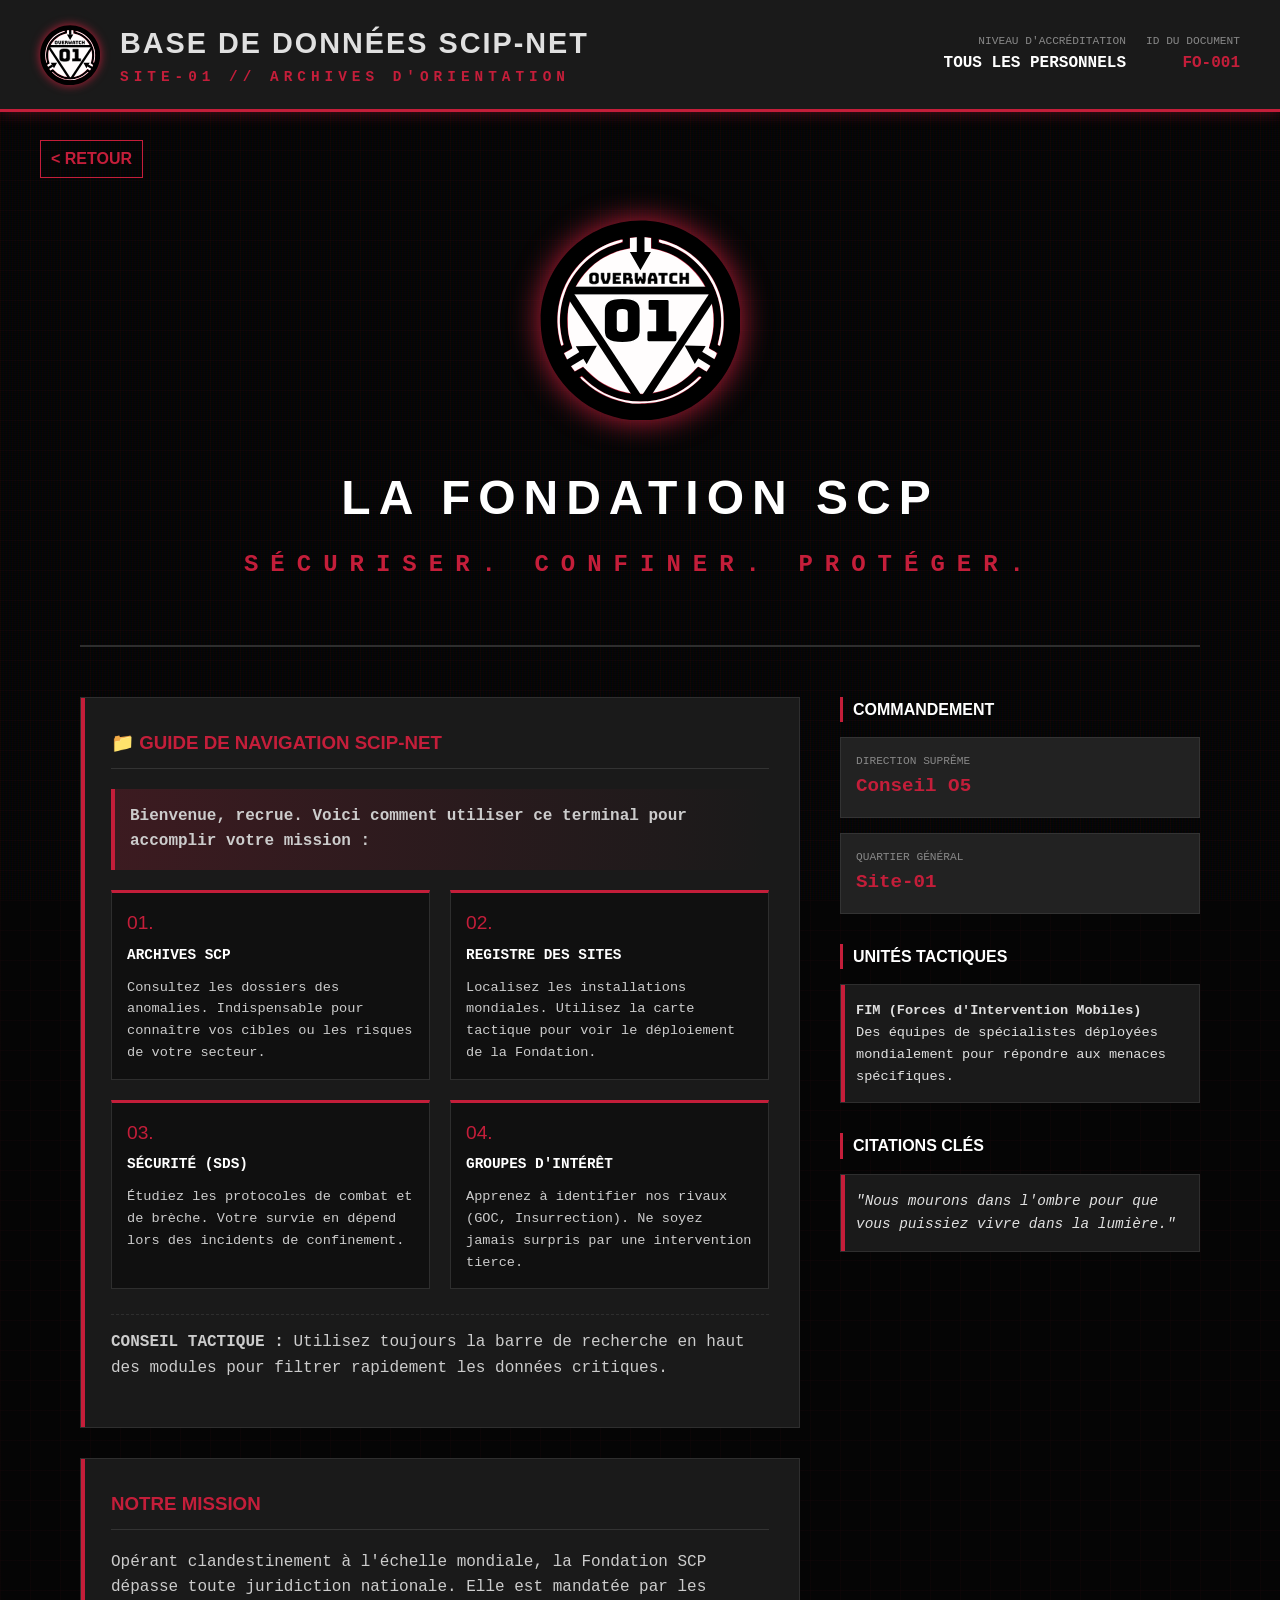
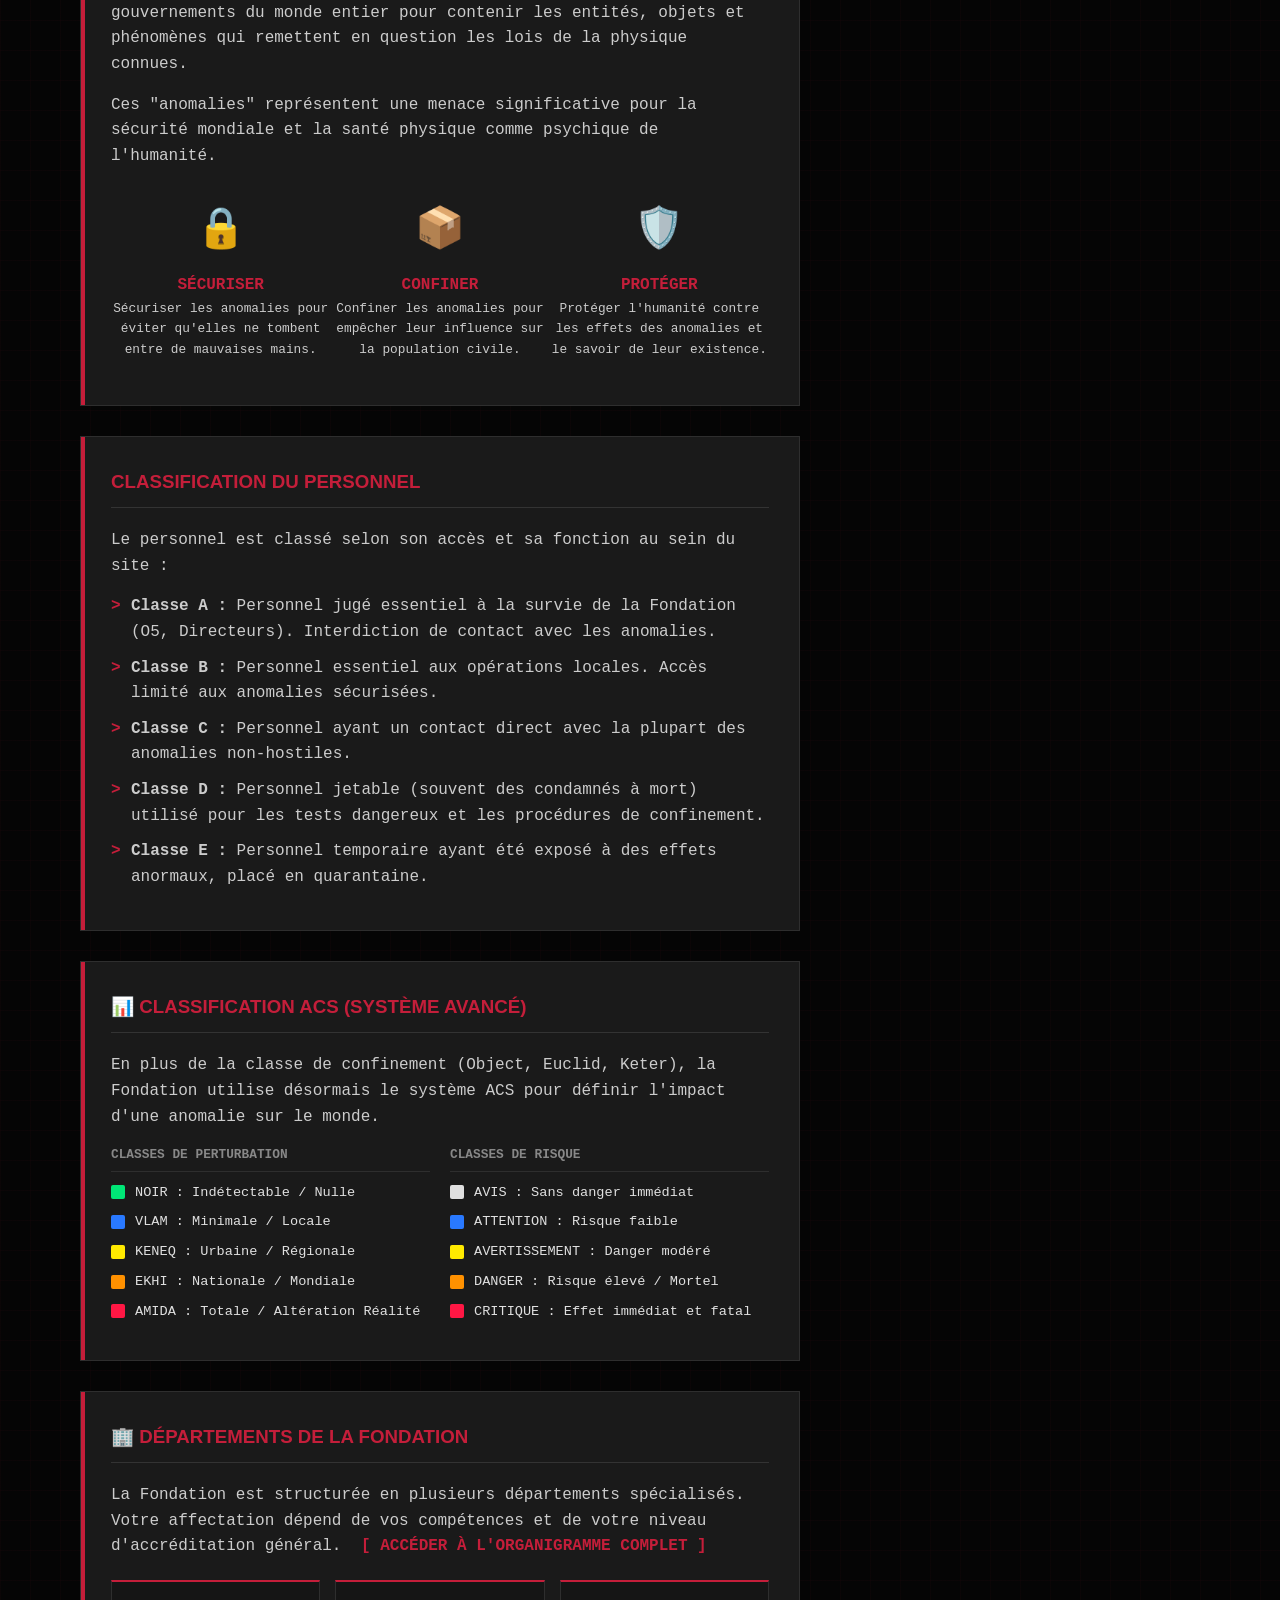
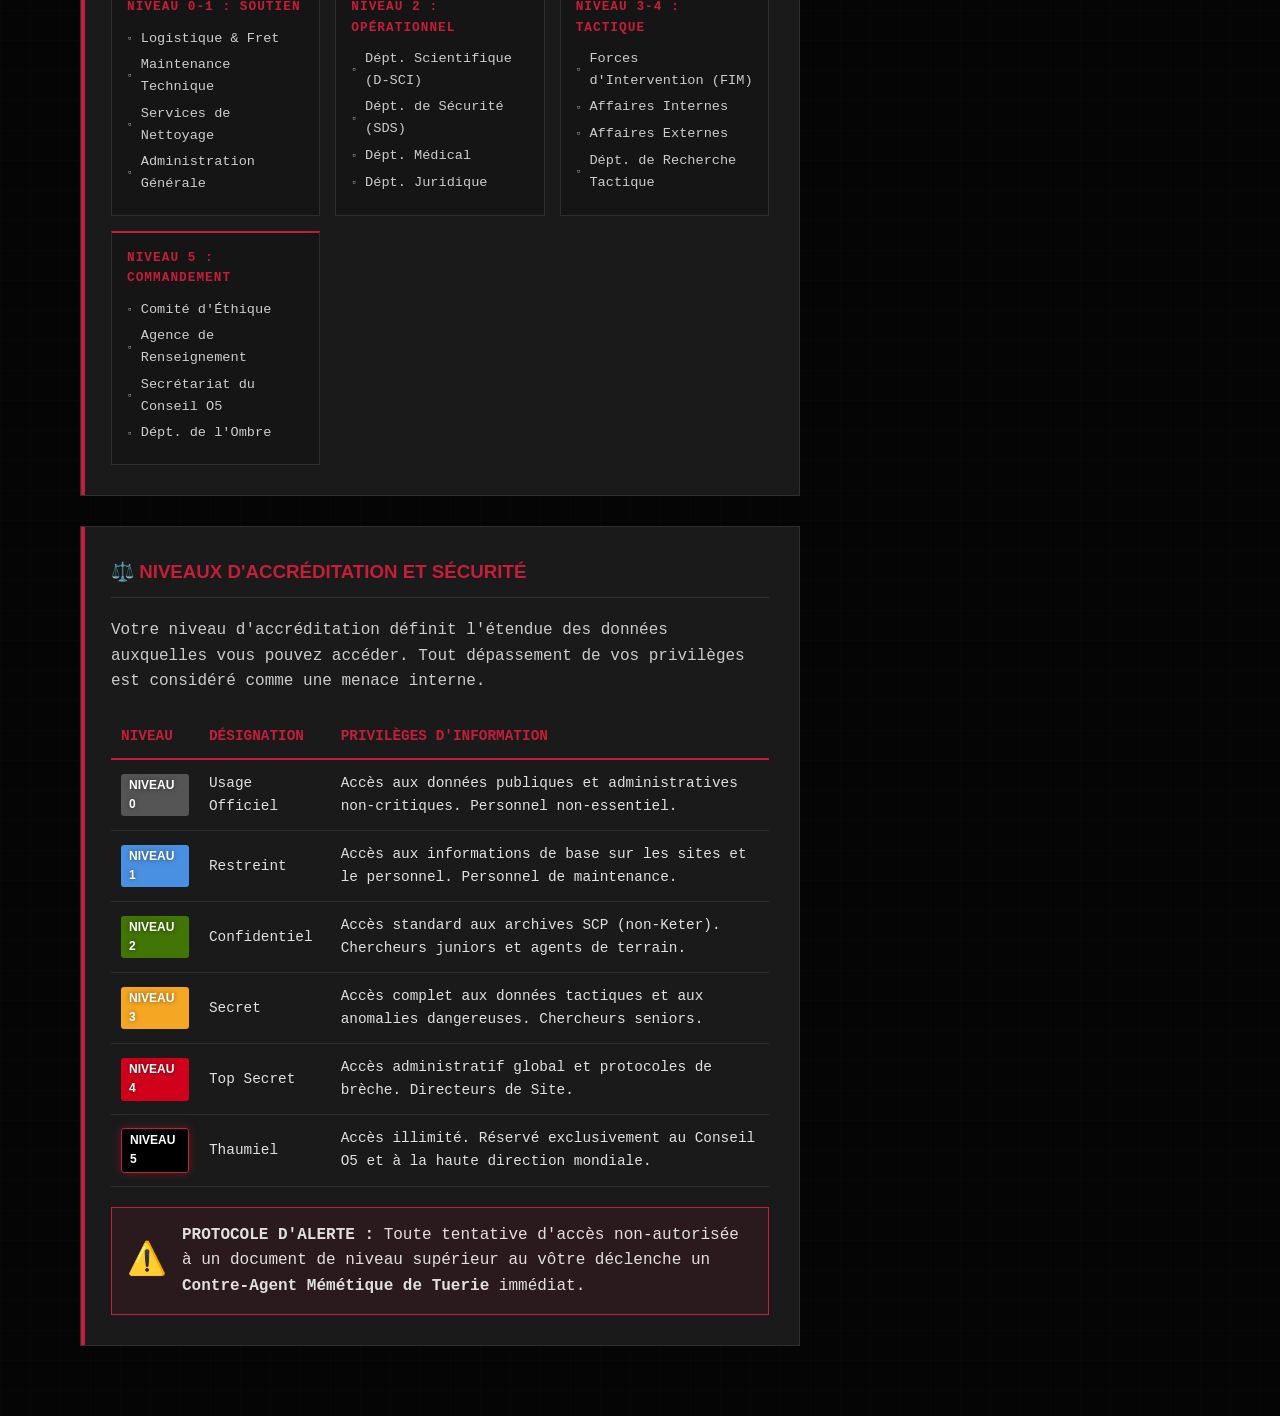
<file: about.html>
<!DOCTYPE html>
<html lang="fr">

<head>
    <meta charset="UTF-8">
    <meta name="viewport" content="width=device-width, initial-scale=1.0">
    <title>SCiP-NET : SITE-01 // ORIENTATION DE LA FONDATION</title>
    <style>
        :root {
            --bg-color: #050505;
            --text-color: #e0e0e0;
            --primary: #c41e3a;
            --primary-glow: rgba(196, 30, 58, 0.4);
            --secondary: #1a1a1a;
            --accent: #2e2e2e;
            --font-main: 'Courier New', Courier, monospace;
            --font-header: 'Arial Black', sans-serif;
        }

        * {
            box-sizing: border-box;
            margin: 0;
            padding: 0;
        }

        body {
            background-color: var(--bg-color);
            color: var(--text-color);
            font-family: var(--font-main);
            line-height: 1.6;
            overflow-x: hidden;
            background-image:
                linear-gradient(rgba(196, 30, 58, 0.03) 1px, transparent 1px),
                linear-gradient(90deg, rgba(196, 30, 58, 0.03) 1px, transparent 1px);
            background-size: 30px 30px;
        }

        body::after {
            content: " ";
            display: block;
            position: fixed;
            top: 0;
            left: 0;
            bottom: 0;
            right: 0;
            background: linear-gradient(rgba(18, 16, 16, 0) 50%, rgba(0, 0, 0, 0.25) 50%), linear-gradient(90deg, rgba(255, 0, 0, 0.06), rgba(0, 255, 0, 0.02), rgba(0, 0, 255, 0.06));
            z-index: -1;
            background-size: 100% 2px, 3px 100%;
            pointer-events: none;
        }

        header {
            background-color: var(--secondary);
            border-bottom: 3px solid var(--primary);
            padding: 20px 40px;
            display: flex;
            align-items: center;
            justify-content: space-between;
            position: fixed;
            width: 100%;
            top: 0;
            z-index: 10;
            box-shadow: 0 0 15px var(--primary-glow);
        }

        .logo-container {
            display: flex;
            align-items: center;
            gap: 20px;
            text-decoration: none;
        }

        .logo {
            width: 60px;
            height: 60px;
            filter: drop-shadow(0 0 5px var(--primary));
        }

        h1 {
            font-family: var(--font-header);
            font-size: 1.8rem;
            color: var(--text-color);
            text-transform: uppercase;
            letter-spacing: 2px;
        }

        .subtitle {
            font-size: 0.9rem;
            color: var(--primary);
            font-weight: bold;
            letter-spacing: 5px;
        }

        main {
            margin-top: 120px;
            padding: 40px;
            max-width: 1200px;
            margin-left: auto;
            margin-right: auto;
            min-height: calc(100vh - 120px);
        }

        .hero-section {
            text-align: center;
            padding: 60px 20px;
            border-bottom: 2px solid var(--accent);
            margin-bottom: 50px;
        }

        .hero-section img {
            width: 200px;
            margin-bottom: 30px;
            filter: drop-shadow(0 0 15px var(--primary));
        }

        .hero-section h2 {
            font-family: var(--font-header);
            font-size: 3rem;
            letter-spacing: 8px;
            color: #fff;
            margin-bottom: 10px;
        }

        .motto {
            font-size: 1.5rem;
            color: var(--primary);
            font-weight: bold;
            letter-spacing: 12px;
            margin-top: 10px;
            text-transform: uppercase;
        }

        .content-grid {
            display: grid;
            grid-template-columns: 2fr 1fr;
            gap: 40px;
        }

        @media (max-width: 900px) {
            .content-grid {
                grid-template-columns: 1fr;
            }
        }

        .info-block {
            background: var(--secondary);
            border: 1px solid var(--accent);
            padding: 30px;
            margin-bottom: 30px;
            position: relative;
        }

        .info-block::before {
            content: '';
            position: absolute;
            top: 0;
            left: 0;
            width: 4px;
            height: 100%;
            background: var(--primary);
        }

        .info-block h3 {
            font-family: var(--font-header);
            color: var(--primary);
            margin-bottom: 20px;
            text-transform: uppercase;
            border-bottom: 1px solid #333;
            padding-bottom: 10px;
        }

        .info-block p {
            margin-bottom: 15px;
            font-size: 1rem;
            color: #ccc;
        }

        .sidebar h4 {
            font-family: var(--font-header);
            color: #fff;
            margin-bottom: 15px;
            border-left: 3px solid var(--primary);
            padding-left: 10px;
        }

        .stat-card {
            background: #222;
            padding: 15px;
            margin-bottom: 15px;
            border: 1px solid #333;
        }

        .stat-card .label {
            font-size: 0.7rem;
            color: #888;
            text-transform: uppercase;
        }

        .stat-card .value {
            font-size: 1.2rem;
            color: var(--primary);
            font-weight: bold;
        }

        .back-btn {
            position: absolute;
            left: 40px;
            top: 140px;
            color: var(--primary);
            text-decoration: none;
            font-weight: bold;
            font-family: var(--font-header);
            border: 1px solid var(--primary);
            padding: 5px 10px;
            transition: all 0.2s;
            z-index: 100;
        }

        .back-btn:hover {
            background: var(--primary);
            color: #fff;
            box-shadow: 0 0 10px var(--primary-glow);
        }

        ul {
            list-style: none;
        }

        li {
            padding-left: 20px;
            position: relative;
            margin-bottom: 10px;
            color: #ccc;
        }

        li::before {
            content: '>';
            position: absolute;
            left: 0;
            color: var(--primary);
            font-weight: bold;
        }

        .mission-icons {
            display: flex;
            justify-content: space-around;
            margin-top: 30px;
            text-align: center;
        }

        .mission-item {
            flex: 1;
        }

        .mission-item .icon {
            font-size: 2.5rem;
            margin-bottom: 10px;
            color: #fff;
        }

        .mission-item .title {
            font-weight: bold;
            color: var(--primary);
            text-transform: uppercase;
        }

        .tutorial-grid {
            display: grid;
            grid-template-columns: repeat(auto-fit, minmax(250px, 1fr));
            gap: 20px;
            margin-top: 20px;
        }

        .tutorial-step {
            background: rgba(0, 0, 0, 0.4);
            border: 1px solid var(--accent);
            padding: 15px;
            border-top: 3px solid var(--primary);
            transition: transform 0.3s;
        }

        .tutorial-step:hover {
            transform: scale(1.02);
            background: rgba(196, 30, 58, 0.05);
        }

        .tutorial-step .step-number {
            font-family: var(--font-header);
            color: var(--primary);
            font-size: 1.2rem;
            margin-bottom: 5px;
        }

        .tutorial-step h4 {
            color: #fff;
            margin-bottom: 10px;
            text-transform: uppercase;
            font-size: 0.9rem;
        }

        .tutorial-step p {
            font-size: 0.85rem !important;
            margin: 0 !important;
        }

        .highlight-box {
            background: linear-gradient(90deg, rgba(196, 30, 58, 0.2) 0%, transparent 100%);
            padding: 15px;
            border-left: 4px solid var(--primary);
            margin: 20px 0;
            font-weight: bold;
        }

        .clearance-table {
            width: 100%;
            border-collapse: collapse;
            margin-top: 20px;
            font-size: 0.9rem;
        }

        .clearance-table th {
            text-align: left;
            border-bottom: 2px solid var(--primary);
            padding: 10px;
            color: var(--primary);
            text-transform: uppercase;
        }

        .clearance-table td {
            padding: 12px 10px;
            border-bottom: 1px solid var(--accent);
        }

        .level-badge {
            display: inline-block;
            padding: 2px 8px;
            border-radius: 3px;
            font-weight: bold;
            font-family: var(--font-header);
            font-size: 0.75rem;
            color: #fff;
            text-shadow: 0 0 5px rgba(0, 0, 0, 0.5);
        }

        .lvl-0 {
            background: #555;
        }

        .lvl-1 {
            background: #4a90e2;
        }

        .lvl-2 {
            background: #417505;
        }

        .lvl-3 {
            background: #f5a623;
        }

        .lvl-4 {
            background: #d0021b;
        }

        .lvl-5 {
            background: #000;
            border: 1px solid var(--primary);
            box-shadow: 0 0 10px var(--primary-glow);
        }

        .warning-clearance {
            background: rgba(196, 30, 58, 0.1);
            border: 1px solid var(--primary);
            padding: 15px;
            margin-top: 20px;
            display: flex;
            align-items: center;
            gap: 15px;
        }

        .warning-clearance span {
            font-size: 2rem;
        }

        /* ACS Badges */
        .acs-grid {
            display: grid;
            grid-template-columns: 1fr 1fr;
            gap: 20px;
            margin-top: 15px;
        }

        .acs-group h4 {
            font-size: 0.8rem;
            color: #888;
            margin-bottom: 10px;
            text-transform: uppercase;
            border-bottom: 1px solid var(--accent);
            padding-bottom: 5px;
        }

        .acs-badge {
            display: flex;
            align-items: center;
            gap: 10px;
            margin-bottom: 8px;
            font-size: 0.85rem;
        }

        .acs-icon {
            width: 14px;
            height: 14px;
            border-radius: 2px;
        }

        /* Perturbation Colors */
        .dist-dark {
            background: #00e676;
        }

        /* Noir */
        .dist-vlam {
            background: #2979ff;
        }

        /* Vlam */
        .dist-keneq {
            background: #ffea00;
        }

        /* Keneq */
        .dist-ekhi {
            background: #ff9100;
        }

        /* Ekhi */
        .dist-amida {
            background: #ff1744;
        }

        /* Amida */

        /* Risk Colors */
        .risk-1 {
            background: #e0e0e0;
        }

        /* Avis */
        .risk-2 {
            background: #2979ff;
        }

        /* Attention */
        .risk-3 {
            background: #ffea00;
        }

        /* Avertissement */
        .risk-4 {
            background: #ff9100;
        }

        /* Danger */
        .risk-5 {
            background: #ff1744;
        }

        /* Critique */

        /* Departments */
        .dept-list {
            display: grid;
            grid-template-columns: repeat(auto-fit, minmax(200px, 1fr));
            gap: 15px;
            margin-top: 20px;
        }

        .dept-category {
            border: 1px solid var(--accent);
            background: rgba(0, 0, 0, 0.2);
            padding: 15px;
            border-top: 2px solid var(--primary);
        }

        .dept-category h4 {
            font-size: 0.8rem;
            color: var(--primary);
            margin-bottom: 10px;
            text-transform: uppercase;
            letter-spacing: 1px;
        }

        .dept-item {
            font-size: 0.85rem;
            color: #ccc;
            margin-bottom: 5px;
            display: flex;
            align-items: center;
            gap: 8px;
        }

        .dept-item::before {
            content: '▫️';
            font-size: 0.6rem;
        }
    </style>
</head>

<body>

    <header>
        <a href="index.html" class="logo-container">
            <img src="./Foundation Facilities - SCP Foundation_files/Site-01.svg" alt="SCP Logo" class="logo">
            <div>
                <h1>Base de données SCiP-NET</h1>
                <div class="subtitle">SITE-01 // ARCHIVES D'ORIENTATION</div>
            </div>
        </a>
        <div class="stat-block" style="display: flex; gap: 20px;">
            <div style="text-align: right;">
                <div style="font-size: 0.7rem; color: #888;">NIVEAU D'ACCRÉDITATION</div>
                <div style="color: #fff; font-weight: bold;">TOUS LES PERSONNELS</div>
            </div>
            <div style="text-align: right;">
                <div style="font-size: 0.7rem; color: #888;">ID DU DOCUMENT</div>
                <div style="color: var(--primary); font-weight: bold;">FO-001</div>
            </div>
        </div>
    </header>

    <main>
        <a href="index.html" class="back-btn">&lt; RETOUR</a>

        <section class="hero-section">
            <img src="./Foundation Facilities - SCP Foundation_files/Site-01.svg" alt="Foundation Emblem">
            <h2>LA FONDATION SCP</h2>
            <div class="motto">SÉCURISER. CONFINER. PROTÉGER.</div>
        </section>

        <div class="content-grid">
            <div class="main-content">
                <div class="info-block">
                    <h3>📁 GUIDE DE NAVIGATION SCiP-NET</h3>
                    <p class="highlight-box">Bienvenue, recrue. Voici comment utiliser ce terminal pour accomplir votre
                        mission :</p>

                    <div class="tutorial-grid">
                        <div class="tutorial-step">
                            <div class="step-number">01.</div>
                            <h4>Archives SCP</h4>
                            <p>Consultez les dossiers des anomalies. Indispensable pour connaître vos cibles ou les
                                risques de votre secteur.</p>
                        </div>
                        <div class="tutorial-step">
                            <div class="step-number">02.</div>
                            <h4>Registre des Sites</h4>
                            <p>Localisez les installations mondiales. Utilisez la carte tactique pour voir le
                                déploiement de la Fondation.</p>
                        </div>
                        <div class="tutorial-step">
                            <div class="step-number">03.</div>
                            <h4>Sécurité (SDS)</h4>
                            <p>Étudiez les protocoles de combat et de brèche. Votre survie en dépend lors des incidents
                                de confinement.</p>
                        </div>
                        <div class="tutorial-step">
                            <div class="step-number">04.</div>
                            <h4>Groupes d'Intérêt</h4>
                            <p>Apprenez à identifier nos rivaux (GOC, Insurrection). Ne soyez jamais surpris par une
                                intervention tierce.</p>
                        </div>
                    </div>

                    <p style="margin-top: 25px; border-top: 1px dashed var(--accent); padding-top: 15px;">
                        <strong>CONSEIL TACTIQUE :</strong> Utilisez toujours la barre de recherche en haut des modules
                        pour filtrer rapidement les données critiques.
                    </p>
                </div>

                <div class="info-block">
                    <h3>NOTRE MISSION</h3>
                    <p>Opérant clandestinement à l'échelle mondiale, la Fondation SCP dépasse toute juridiction
                        nationale. Elle est mandatée par les gouvernements du monde entier pour contenir les entités,
                        objets et phénomènes qui remettent en question les lois de la physique connues.</p>
                    <p>Ces "anomalies" représentent une menace significative pour la sécurité mondiale et la santé
                        physique comme psychique de l'humanité.</p>

                    <div class="mission-icons">
                        <div class="mission-item">
                            <div class="icon">🔒</div>
                            <div class="title">SÉCURISER</div>
                            <p style="font-size: 0.8rem;">Sécuriser les anomalies pour éviter qu'elles ne tombent entre
                                de mauvaises mains.</p>
                        </div>
                        <div class="mission-item">
                            <div class="icon">📦</div>
                            <div class="title">CONFINER</div>
                            <p style="font-size: 0.8rem;">Confiner les anomalies pour empêcher leur influence sur la
                                population civile.</p>
                        </div>
                        <div class="mission-item">
                            <div class="icon">🛡️</div>
                            <div class="title">PROTÉGER</div>
                            <p style="font-size: 0.8rem;">Protéger l'humanité contre les effets des anomalies et le
                                savoir de leur existence.</p>
                        </div>
                    </div>
                </div>

                <div class="info-block">
                    <h3>CLASSIFICATION DU PERSONNEL</h3>
                    <p>Le personnel est classé selon son accès et sa fonction au sein du site :</p>
                    <ul>
                        <li><strong>Classe A :</strong> Personnel jugé essentiel à la survie de la Fondation (O5,
                            Directeurs). Interdiction de contact avec les anomalies.</li>
                        <li><strong>Classe B :</strong> Personnel essentiel aux opérations locales. Accès limité aux
                            anomalies sécurisées.</li>
                        <li><strong>Classe C :</strong> Personnel ayant un contact direct avec la plupart des anomalies
                            non-hostiles.</li>
                        <li><strong>Classe D :</strong> Personnel jetable (souvent des condamnés à mort) utilisé pour
                            les tests dangereux et les procédures de confinement.</li>
                        <li><strong>Classe E :</strong> Personnel temporaire ayant été exposé à des effets anormaux,
                            placé en quarantaine.</li>
                    </ul>
                </div>

                <div class="info-block">
                    <h3>📊 CLASSIFICATION ACS (SYSTÈME AVANCÉ)</h3>
                    <p>En plus de la classe de confinement (Object, Euclid, Keter), la Fondation utilise désormais le
                        système ACS pour définir l'impact d'une anomalie sur le monde.</p>

                    <div class="acs-grid">
                        <div class="acs-group">
                            <h4>Classes de Perturbation</h4>
                            <div class="acs-badge">
                                <div class="acs-icon dist-dark"></div> <span>NOIR : Indétectable / Nulle</span>
                            </div>
                            <div class="acs-badge">
                                <div class="acs-icon dist-vlam"></div> <span>VLAM : Minimale / Locale</span>
                            </div>
                            <div class="acs-badge">
                                <div class="acs-icon dist-keneq"></div> <span>KENEQ : Urbaine / Régionale</span>
                            </div>
                            <div class="acs-badge">
                                <div class="acs-icon dist-ekhi"></div> <span>EKHI : Nationale / Mondiale</span>
                            </div>
                            <div class="acs-badge">
                                <div class="acs-icon dist-amida"></div> <span>AMIDA : Totale / Altération Réalité</span>
                            </div>
                        </div>
                        <div class="acs-group">
                            <h4>Classes de Risque</h4>
                            <div class="acs-badge">
                                <div class="acs-icon risk-1"></div> <span>AVIS : Sans danger immédiat</span>
                            </div>
                            <div class="acs-badge">
                                <div class="acs-icon risk-2"></div> <span>ATTENTION : Risque faible</span>
                            </div>
                            <div class="acs-badge">
                                <div class="acs-icon risk-3"></div> <span>AVERTISSEMENT : Danger modéré</span>
                            </div>
                            <div class="acs-badge">
                                <div class="acs-icon risk-4"></div> <span>DANGER : Risque élevé / Mortel</span>
                            </div>
                            <div class="acs-badge">
                                <div class="acs-icon risk-5"></div> <span>CRITIQUE : Effet immédiat et fatal</span>
                            </div>
                        </div>
                    </div>
                </div>

                <div class="info-block">
                    <h3>🏢 <a href="departments.html" style="color: inherit; text-decoration: none;">DÉPARTEMENTS DE LA
                            FONDATION</a></h3>
                    <p>La Fondation est structurée en plusieurs départements spécialisés. Votre affectation dépend de
                        vos compétences et de votre niveau d'accréditation général.
                        <a href="departments.html"
                            style="color: var(--primary); font-weight: bold; text-decoration: none; margin-left: 10px;">[
                            ACCÉDER À L'ORGANIGRAMME COMPLET ]</a>
                    </p>

                    <div class="dept-list">
                        <div class="dept-category">
                            <h4>Niveau 0-1 : Soutien</h4>
                            <div class="dept-item">Logistique & Fret</div>
                            <div class="dept-item">Maintenance Technique</div>
                            <div class="dept-item">Services de Nettoyage</div>
                            <div class="dept-item">Administration Générale</div>
                        </div>
                        <div class="dept-category">
                            <h4>Niveau 2 : Opérationnel</h4>
                            <div class="dept-item">Dépt. Scientifique (D-SCI)</div>
                            <div class="dept-item">Dépt. de Sécurité (SDS)</div>
                            <div class="dept-item">Dépt. Médical</div>
                            <div class="dept-item">Dépt. Juridique</div>
                        </div>
                        <div class="dept-category">
                            <h4>Niveau 3-4 : Tactique</h4>
                            <div class="dept-item">Forces d'Intervention (FIM)</div>
                            <div class="dept-item">Affaires Internes</div>
                            <div class="dept-item">Affaires Externes</div>
                            <div class="dept-item">Dépt. de Recherche Tactique</div>
                        </div>
                        <div class="dept-category">
                            <h4>Niveau 5 : Commandement</h4>
                            <div class="dept-item">Comité d'Éthique</div>
                            <div class="dept-item">Agence de Renseignement</div>
                            <div class="dept-item">Secrétariat du Conseil O5</div>
                            <div class="dept-item">Dépt. de l'Ombre</div>
                        </div>
                    </div>
                </div>

                <div class="info-block">
                    <h3>⚖️ NIVEAUX D'ACCRÉDITATION ET SÉCURITÉ</h3>
                    <p>Votre niveau d'accréditation définit l'étendue des données auxquelles vous pouvez accéder. Tout
                        dépassement de vos privilèges est considéré comme une menace interne.</p>

                    <table class="clearance-table">
                        <thead>
                            <tr>
                                <th>Niveau</th>
                                <th>Désignation</th>
                                <th>Privilèges d'Information</th>
                            </tr>
                        </thead>
                        <tbody>
                            <tr>
                                <td><span class="level-badge lvl-0">NIVEAU 0</span></td>
                                <td>Usage Officiel</td>
                                <td>Accès aux données publiques et administratives non-critiques. Personnel
                                    non-essentiel.</td>
                            </tr>
                            <tr>
                                <td><span class="level-badge lvl-1">NIVEAU 1</span></td>
                                <td>Restreint</td>
                                <td>Accès aux informations de base sur les sites et le personnel. Personnel de
                                    maintenance.</td>
                            </tr>
                            <tr>
                                <td><span class="level-badge lvl-2">NIVEAU 2</span></td>
                                <td>Confidentiel</td>
                                <td>Accès standard aux archives SCP (non-Keter). Chercheurs juniors et agents de
                                    terrain.</td>
                            </tr>
                            <tr>
                                <td><span class="level-badge lvl-3">NIVEAU 3</span></td>
                                <td>Secret</td>
                                <td>Accès complet aux données tactiques et aux anomalies dangereuses. Chercheurs
                                    seniors.</td>
                            </tr>
                            <tr>
                                <td><span class="level-badge lvl-4">NIVEAU 4</span></td>
                                <td>Top Secret</td>
                                <td>Accès administratif global et protocoles de brèche. Directeurs de Site.</td>
                            </tr>
                            <tr>
                                <td><span class="level-badge lvl-5">NIVEAU 5</span></td>
                                <td>Thaumiel</td>
                                <td>Accès illimité. Réservé exclusivement au Conseil O5 et à la haute direction
                                    mondiale.</td>
                            </tr>
                        </tbody>
                    </table>

                    <div class="warning-clearance">
                        <span>⚠️</span>
                        <div>
                            <strong>PROTOCOLE D'ALERTE :</strong>
                            Toute tentative d'accès non-autorisée à un document de niveau supérieur au vôtre déclenche
                            un <strong>Contre-Agent Mémétique de Tuerie</strong> immédiat.
                        </div>
                    </div>
                </div>
            </div>

            <div class="sidebar">
                <h4>COMMANDEMENT</h4>
                <div class="stat-card">
                    <div class="label">Direction Suprême</div>
                    <div class="value">Conseil O5</div>
                </div>
                <div class="stat-card">
                    <div class="label">Quartier Général</div>
                    <div class="value">Site-01</div>
                </div>

                <h4 style="margin-top: 30px;">UNITÉS TACTIQUES</h4>
                <div class="info-block" style="padding: 15px; font-size: 0.85rem;">
                    <strong>FIM (Forces d'Intervention Mobiles)</strong><br>
                    Des équipes de spécialistes déployées mondialement pour répondre aux menaces spécifiques.
                </div>

                <h4>CITATIONS CLÉS</h4>
                <div class="info-block" style="font-style: italic; font-size: 0.9rem; padding: 15px;">
                    "Nous mourons dans l'ombre pour que vous puissiez vivre dans la lumière."
                </div>
            </div>
        </div>
    </main>
</body>

</html>
</file>
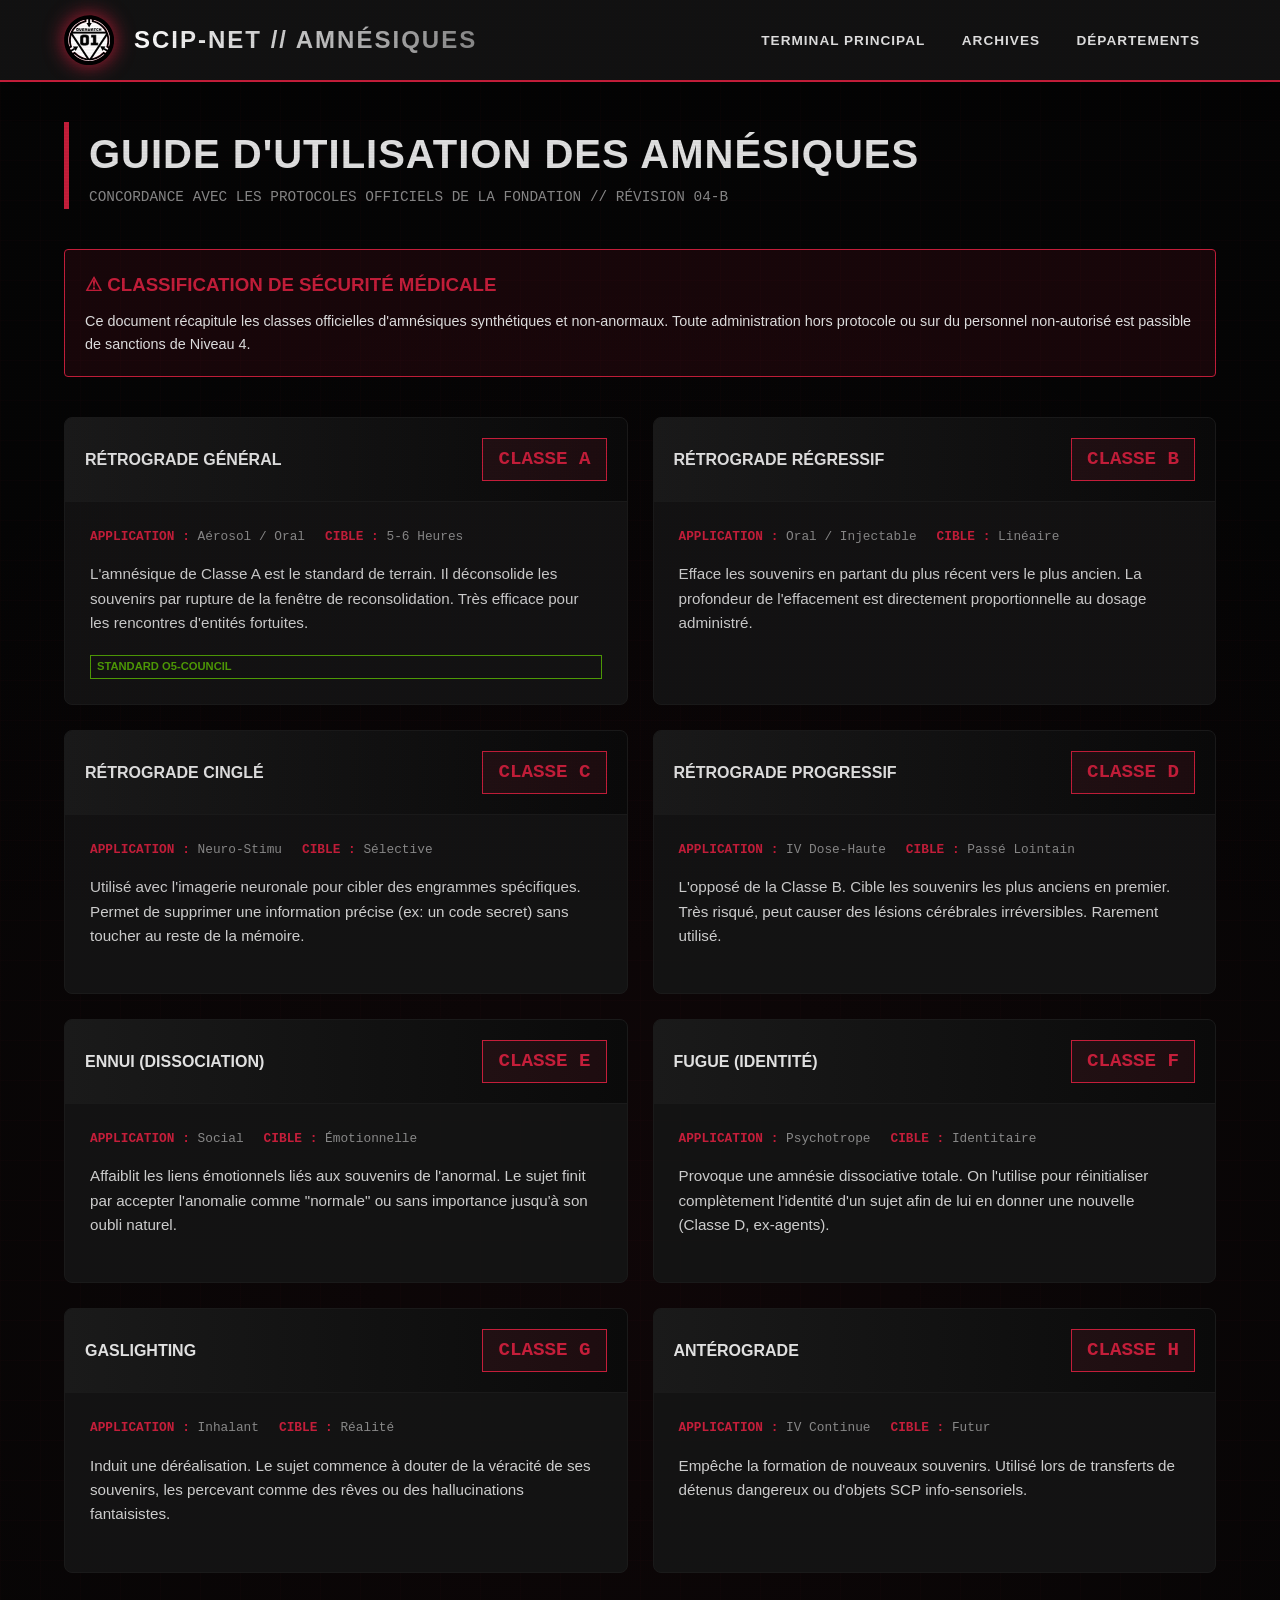
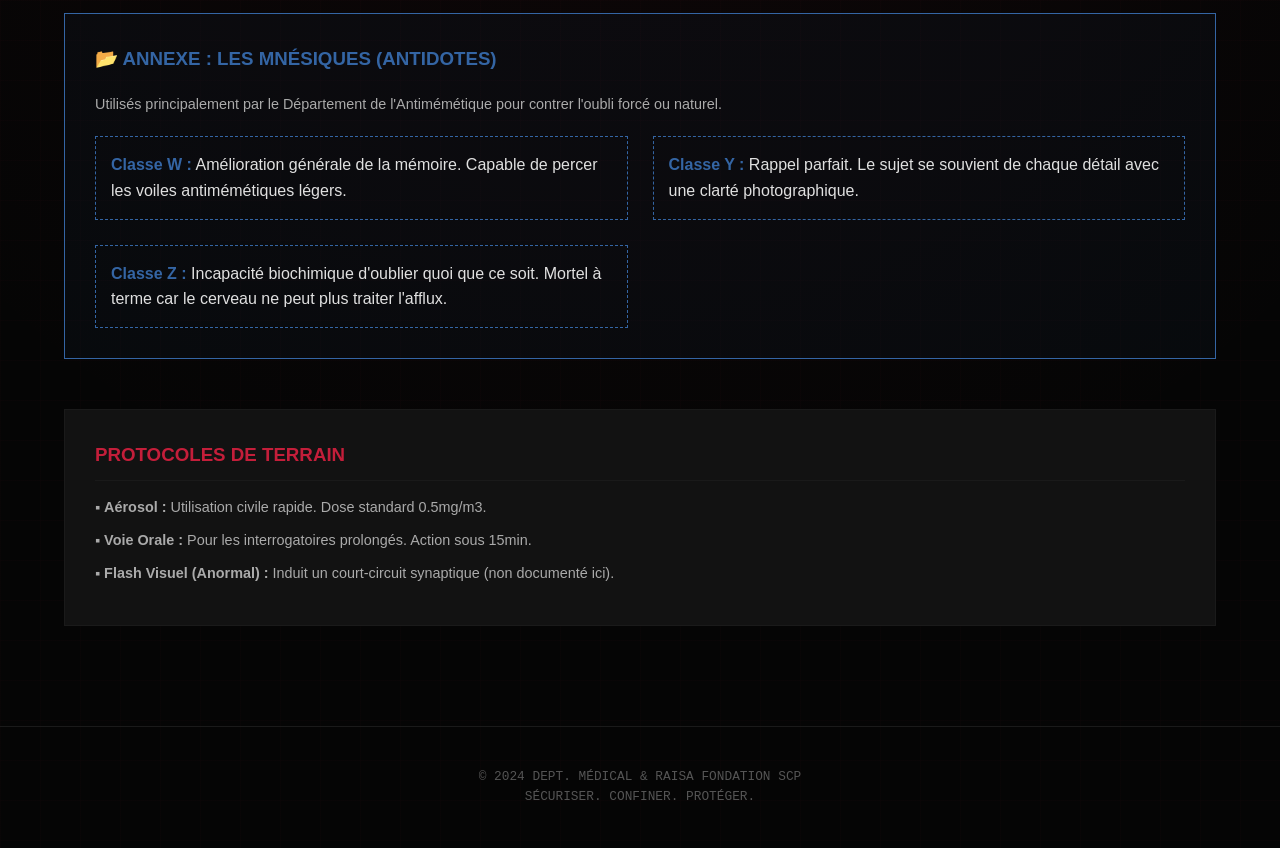
<file: amnesics.html>
<!DOCTYPE html>
<html lang="fr">

<head>
    <meta charset="UTF-8">
    <meta name="viewport" content="width=device-width, initial-scale=1.0">
    <title>SCiP-NET : GUIDE OFFICIEL DES AMNÉSIQUES</title>
    <style>
        :root {
            --bg-color: #050505;
            --text-color: #e0e0e0;
            --primary: #c41e3a;
            /* Deep Red */
            --primary-glow: rgba(196, 30, 58, 0.4);
            --secondary: #121212;
            --accent: #1a1a1a;
            --glass: rgba(20, 20, 20, 0.9);
            --font-main: 'Inter', 'Segoe UI', Roboto, Helvetica, Arial, sans-serif;
            --font-mono: 'JetBrains Mono', 'Fira Code', 'Courier New', monospace;
            --header-font: 'Outfit', sans-serif;
            --safe: #4e9a06;
            --warning: #f57900;
        }

        @import url('https://fonts.googleapis.com/css2?family=Inter:wght@300;400;500;600;700&family=JetBrains+Mono:wght@300;400&family=Outfit:wght@400;700&display=swap');

        * {
            box-sizing: border-box;
            margin: 0;
            padding: 0;
        }

        body {
            background-color: var(--bg-color);
            color: var(--text-color);
            font-family: var(--font-main);
            line-height: 1.6;
            overflow-x: hidden;
            background-image:
                radial-gradient(circle at 50% 50%, rgba(196, 30, 58, 0.05) 0%, transparent 70%),
                linear-gradient(rgba(196, 30, 58, 0.02) 1px, transparent 1px),
                linear-gradient(90deg, rgba(196, 30, 58, 0.02) 1px, transparent 1px);
            background-size: 100% 100%, 40px 40px, 40px 40px;
            min-height: 100vh;
        }

        /* CRT Scanline Effect */
        body::after {
            content: " ";
            display: block;
            position: fixed;
            top: 0;
            left: 0;
            bottom: 0;
            right: 0;
            background: linear-gradient(rgba(18, 16, 16, 0) 50%, rgba(0, 0, 0, 0.1) 50%), linear-gradient(90deg, rgba(255, 0, 0, 0.03), rgba(0, 255, 0, 0.01), rgba(0, 0, 255, 0.03));
            z-index: 9999;
            background-size: 100% 3px, 3px 100%;
            pointer-events: none;
            opacity: 0.3;
        }

        header {
            background: var(--glass);
            backdrop-filter: blur(15px);
            border-bottom: 2px solid var(--primary);
            padding: 15px 5%;
            display: flex;
            align-items: center;
            justify-content: space-between;
            position: sticky;
            top: 0;
            z-index: 100;
            box-shadow: 0 4px 30px rgba(0, 0, 0, 0.5);
        }

        .logo-container {
            display: flex;
            align-items: center;
            gap: 20px;
            text-decoration: none;
        }

        .logo {
            width: 50px;
            height: 50px;
            filter: drop-shadow(0 0 10px var(--primary));
        }

        h1 {
            font-family: var(--header-font);
            font-size: 1.5rem;
            text-transform: uppercase;
            letter-spacing: 2px;
            background: linear-gradient(to right, #fff, #888);
            -webkit-background-clip: text;
            background-clip: text;
            -webkit-text-fill-color: transparent;
        }

        .nav-link {
            color: var(--text-color);
            text-decoration: none;
            font-size: 0.85rem;
            font-weight: 600;
            padding: 8px 15px;
            border: 1px solid transparent;
            transition: all 0.3s;
            text-transform: uppercase;
            letter-spacing: 1px;
        }

        .nav-link:hover {
            border-color: var(--primary);
            color: var(--primary);
            background: rgba(196, 30, 58, 0.1);
        }

        main {
            padding: 40px 5%;
            max-width: 1400px;
            margin: 0 auto;
        }

        .section-header {
            margin-bottom: 40px;
            border-left: 5px solid var(--primary);
            padding-left: 20px;
        }

        .section-header h2 {
            font-family: var(--header-font);
            font-size: 2.5rem;
            text-transform: uppercase;
            letter-spacing: 1px;
        }

        .section-header p {
            color: #888;
            font-family: var(--font-mono);
            font-size: 0.9rem;
        }

        .warning-box {
            background: rgba(196, 30, 58, 0.1);
            border: 1px solid var(--primary);
            padding: 20px;
            margin-bottom: 40px;
            border-radius: 4px;
        }

        .grid {
            display: grid;
            grid-template-columns: repeat(auto-fill, minmax(400px, 1fr));
            gap: 25px;
        }

        .amnesic-card {
            background: var(--glass);
            border: 1px solid var(--accent);
            border-radius: 8px;
            overflow: hidden;
            display: flex;
            flex-direction: column;
            transition: transform 0.3s, border-color 0.3s;
        }

        .amnesic-card:hover {
            transform: translateY(-5px);
            border-color: var(--primary);
        }

        .card-header {
            padding: 20px;
            background: linear-gradient(90deg, #1a1a1a 0%, #0a0a0a 100%);
            border-bottom: 1px solid var(--accent);
            display: flex;
            justify-content: space-between;
            align-items: center;
        }

        .class-badge {
            font-family: var(--font-mono);
            font-weight: bold;
            font-size: 1.2rem;
            color: var(--primary);
            background: rgba(196, 30, 58, 0.1);
            padding: 5px 15px;
            border: 1px solid var(--primary);
        }

        .card-title {
            font-family: var(--header-font);
            font-weight: 700;
            text-transform: uppercase;
        }

        .card-content {
            padding: 25px;
            flex-grow: 1;
        }

        .meta-row {
            display: flex;
            gap: 20px;
            margin-bottom: 15px;
            font-family: var(--font-mono);
            font-size: 0.8rem;
            color: #888;
        }

        .meta-item b {
            color: var(--primary);
        }

        .desc {
            font-size: 0.95rem;
            color: #ccc;
            margin-bottom: 20px;
        }

        .official-tag {
            font-size: 0.7rem;
            color: var(--safe);
            border: 1px solid var(--safe);
            padding: 2px 6px;
            text-transform: uppercase;
            font-weight: bold;
        }

        .sidebar-box {
            background: var(--secondary);
            border: 1px solid var(--accent);
            padding: 30px;
            margin-top: 50px;
        }

        .sidebar-box h3 {
            color: var(--primary);
            text-transform: uppercase;
            margin-bottom: 15px;
            border-bottom: 1px solid var(--accent);
            padding-bottom: 10px;
        }

        .mnestic-section {
            margin-top: 40px;
            border: 1px solid #3465a4;
            background: rgba(52, 101, 164, 0.05);
            padding: 30px;
        }

        .mnestic-section h3 {
            color: #3465a4;
            text-transform: uppercase;
            margin-bottom: 20px;
        }

        footer {
            margin-top: 60px;
            padding: 40px 5%;
            text-align: center;
            border-top: 1px solid var(--accent);
            color: #555;
            font-size: 0.8rem;
            font-family: var(--font-mono);
        }
    </style>
</head>

<body>
    <header>
        <a href="index.html" class="logo-container">
            <img src="./Foundation Facilities - SCP Foundation_files/Site-01.svg" alt="SCP Logo" class="logo"
                onerror="this.src='[data-uri]'">
            <h1>SCiP-NET // AMNÉSIQUES</h1>
        </a>
        <nav>
            <a href="index.html" class="nav-link">Terminal Principal</a>
            <a href="archives.html" class="nav-link">Archives</a>
            <a href="departments.html" class="nav-link">Départements</a>
        </nav>
    </header>

    <main>
        <div class="section-header">
            <h2>Guide d'Utilisation des Amnésiques</h2>
            <p>CONCORDANCE AVEC LES PROTOCOLES OFFICIELS DE LA FONDATION // RÉVISION 04-B</p>
        </div>

        <div class="warning-box">
            <h3 style="color: var(--primary); margin-bottom: 10px;">⚠ CLASSIFICATION DE SÉCURITÉ MÉDICALE</h3>
            <p style="font-size: 0.9rem;">Ce document récapitule les classes officielles d'amnésiques synthétiques et non-anormaux. Toute administration hors protocole ou sur du personnel non-autorisé est passible de sanctions de Niveau 4.</p>
        </div>

        <div class="grid">
            <!-- Classe A -->
            <div class="amnesic-card">
                <div class="card-header">
                    <span class="card-title">Rétrograde Général</span>
                    <span class="class-badge">CLASSE A</span>
                </div>
                <div class="card-content">
                    <div class="meta-row">
                        <div class="meta-item"><b>APPLICATION :</b> Aérosol / Oral</div>
                        <div class="meta-item"><b>CIBLE :</b> 5-6 Heures</div>
                    </div>
                    <div class="desc">
                        L'amnésique de Classe A est le standard de terrain. Il déconsolide les souvenirs par rupture de la fenêtre de reconsolidation. Très efficace pour les rencontres d'entités fortuites.
                    </div>
                    <div class="official-tag">Standard O5-Council</div>
                </div>
            </div>

            <!-- Classe B -->
            <div class="amnesic-card">
                <div class="card-header">
                    <span class="card-title">Rétrograde Régressif</span>
                    <span class="class-badge">CLASSE B</span>
                </div>
                <div class="card-content">
                    <div class="meta-row">
                        <div class="meta-item"><b>APPLICATION :</b> Oral / Injectable</div>
                        <div class="meta-item"><b>CIBLE :</b> Linéaire</div>
                    </div>
                    <div class="desc">
                        Efface les souvenirs en partant du plus récent vers le plus ancien. La profondeur de l'effacement est directement proportionnelle au dosage administré.
                    </div>
                </div>
            </div>

            <!-- Classe C -->
            <div class="amnesic-card">
                <div class="card-header">
                    <span class="card-title">Rétrograde Cinglé</span>
                    <span class="class-badge">CLASSE C</span>
                </div>
                <div class="card-content">
                    <div class="meta-row">
                        <div class="meta-item"><b>APPLICATION :</b> Neuro-Stimu</div>
                        <div class="meta-item"><b>CIBLE :</b> Sélective</div>
                    </div>
                    <div class="desc">
                        Utilisé avec l'imagerie neuronale pour cibler des engrammes spécifiques. Permet de supprimer une information précise (ex: un code secret) sans toucher au reste de la mémoire.
                    </div>
                </div>
            </div>

            <!-- Classe D -->
            <div class="amnesic-card">
                <div class="card-header">
                    <span class="card-title">Rétrograde Progressif</span>
                    <span class="class-badge">CLASSE D</span>
                </div>
                <div class="card-content">
                    <div class="meta-row">
                        <div class="meta-item"><b>APPLICATION :</b> IV Dose-Haute</div>
                        <div class="meta-item"><b>CIBLE :</b> Passé Lointain</div>
                    </div>
                    <div class="desc">
                        L'opposé de la Classe B. Cible les souvenirs les plus anciens en premier. Très risqué, peut causer des lésions cérébrales irréversibles. Rarement utilisé.
                    </div>
                </div>
            </div>

            <!-- Classe E -->
            <div class="amnesic-card">
                <div class="card-header">
                    <span class="card-title">Ennui (Dissociation)</span>
                    <span class="class-badge">CLASSE E</span>
                </div>
                <div class="card-content">
                    <div class="meta-row">
                        <div class="meta-item"><b>APPLICATION :</b> Social</div>
                        <div class="meta-item"><b>CIBLE :</b> Émotionnelle</div>
                    </div>
                    <div class="desc">
                        Affaiblit les liens émotionnels liés aux souvenirs de l'anormal. Le sujet finit par accepter l'anomalie comme "normale" ou sans importance jusqu'à son oubli naturel.
                    </div>
                </div>
            </div>

            <!-- Classe F -->
            <div class="amnesic-card">
                <div class="card-header">
                    <span class="card-title">Fugue (Identité)</span>
                    <span class="class-badge">CLASSE F</span>
                </div>
                <div class="card-content">
                    <div class="meta-row">
                        <div class="meta-item"><b>APPLICATION :</b> Psychotrope</div>
                        <div class="meta-item"><b>CIBLE :</b> Identitaire</div>
                    </div>
                    <div class="desc">
                        Provoque une amnésie dissociative totale. On l'utilise pour réinitialiser complètement l'identité d'un sujet afin de lui en donner une nouvelle (Classe D, ex-agents).
                    </div>
                </div>
            </div>

            <!-- Classe G -->
            <div class="amnesic-card">
                <div class="card-header">
                    <span class="card-title">Gaslighting</span>
                    <span class="class-badge">CLASSE G</span>
                </div>
                <div class="card-content">
                    <div class="meta-row">
                        <div class="meta-item"><b>APPLICATION :</b> Inhalant</div>
                        <div class="meta-item"><b>CIBLE :</b> Réalité</div>
                    </div>
                    <div class="desc">
                        Induit une déréalisation. Le sujet commence à douter de la véracité de ses souvenirs, les percevant comme des rêves ou des hallucinations fantaisistes.
                    </div>
                </div>
            </div>

            <!-- Classe H -->
            <div class="amnesic-card">
                <div class="card-header">
                    <span class="card-title">Antérograde</span>
                    <span class="class-badge">CLASSE H</span>
                </div>
                <div class="card-content">
                    <div class="meta-row">
                        <div class="meta-item"><b>APPLICATION :</b> IV Continue</div>
                        <div class="meta-item"><b>CIBLE :</b> Futur</div>
                    </div>
                    <div class="desc">
                        Empêche la formation de nouveaux souvenirs. Utilisé lors de transferts de détenus dangereux ou d'objets SCP info-sensoriels.
                    </div>
                </div>
            </div>
        </div>

        <div class="mnestic-section">
            <h3>📂 Annexe : Les Mnésiques (Antidotes)</h3>
            <p style="margin-bottom: 20px; font-size: 0.9rem; color: #aaa;">Utilisés principalement par le Département de l'Antimémétique pour contrer l'oubli forcé ou naturel.</p>
            <div class="grid">
                <div style="padding: 15px; border: 1px dashed #3465a4;">
                    <b style="color: #3465a4;">Classe W :</b> Amélioration générale de la mémoire. Capable de percer les voiles antimémétiques légers.
                </div>
                <div style="padding: 15px; border: 1px dashed #3465a4;">
                    <b style="color: #3465a4;">Classe Y :</b> Rappel parfait. Le sujet se souvient de chaque détail avec une clarté photographique.
                </div>
                <div style="padding: 15px; border: 1px dashed #3465a4;">
                    <b style="color: #3465a4;">Classe Z :</b> Incapacité biochimique d'oublier quoi que ce soit. Mortel à terme car le cerveau ne peut plus traiter l'afflux.
                </div>
            </div>
        </div>

        <div class="sidebar-box">
            <h3>Protocoles de Terrain</h3>
            <ul style="list-style: none; font-size: 0.9rem; color: #aaa;">
                <li style="margin-bottom: 10px;">▪ <b>Aérosol :</b> Utilisation civile rapide. Dose standard 0.5mg/m3.</li>
                <li style="margin-bottom: 10px;">▪ <b>Voie Orale :</b> Pour les interrogatoires prolongés. Action sous 15min.</li>
                <li style="margin-bottom: 10px;">▪ <b>Flash Visuel (Anormal) :</b> Induit un court-circuit synaptique (non documenté ici).</li>
            </ul>
        </div>
    </main>

    <footer>
        &copy; 2024 DEPT. MÉDICAL & RAISA FONDATION SCP<br>
        SÉCURISER. CONFINER. PROTÉGER.
    </footer>
</body>

</html>
</file>
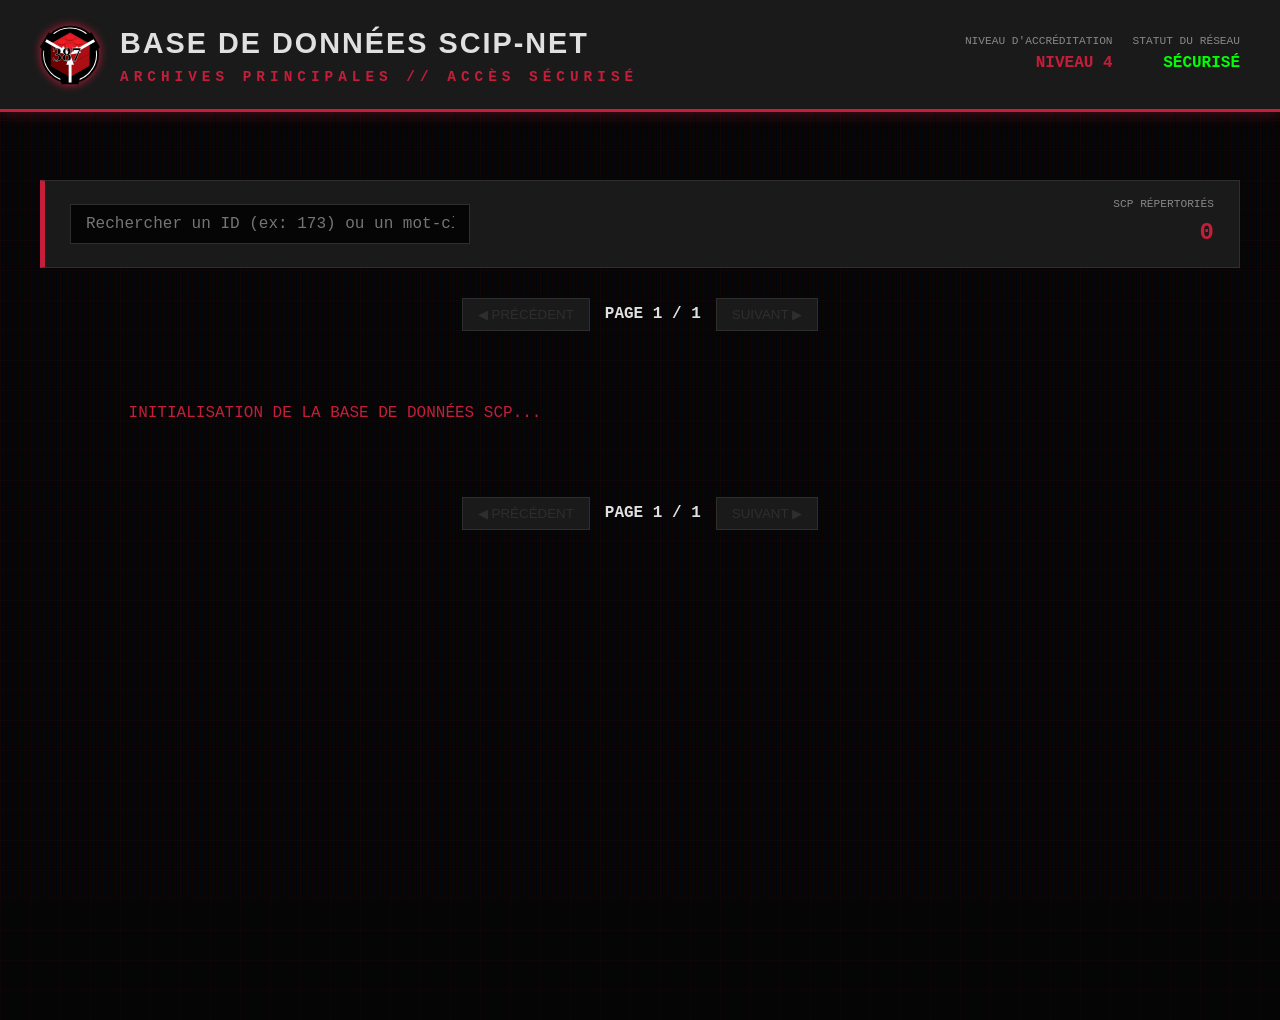
<file: archives_template.html>
<!DOCTYPE html>
<html lang="fr">

<head>
    <meta charset="UTF-8">
    <meta name="viewport" content="width=device-width, initial-scale=1.0">
    <title>SCiP-NET : ARCHIVES SCP</title>
    <style>
        :root {
            --bg-color: #050505;
            --text-color: #e0e0e0;
            --primary: #c41e3a;
            --primary-glow: rgba(196, 30, 58, 0.4);
            --secondary: #1a1a1a;
            --accent: #2e2e2e;
            --font-main: 'Courier New', Courier, monospace;
            --font-header: 'Arial Black', sans-serif;

            /* SCP Class Colors */
            --safe: #4e9a06;
            --euclid: #f57900;
            --keter: #cc0000;
            --thaumiel: #3465a4;
            --neutralized: #888a85;
            --apollyon: #ce5c00;
            --archon: #5c3566;
            --unknown: #333;
        }

        * {
            box-sizing: border-box;
            margin: 0;
            padding: 0;
        }

        body {
            background-color: var(--bg-color);
            color: var(--text-color);
            font-family: var(--font-main);
            line-height: 1.6;
            overflow-x: hidden;
            background-image:
                linear-gradient(rgba(196, 30, 58, 0.03) 1px, transparent 1px),
                linear-gradient(90deg, rgba(196, 30, 58, 0.03) 1px, transparent 1px);
            background-size: 30px 30px;
        }

        body::after {
            content: " ";
            display: block;
            position: fixed;
            top: 0;
            left: 0;
            bottom: 0;
            right: 0;
            background: linear-gradient(rgba(18, 16, 16, 0) 50%, rgba(0, 0, 0, 0.25) 50%), linear-gradient(90deg, rgba(255, 0, 0, 0.06), rgba(0, 255, 0, 0.02), rgba(0, 0, 255, 0.06));
            z-index: -1;
            background-size: 100% 2px, 3px 100%;
            pointer-events: none;
        }

        header {
            background-color: var(--secondary);
            border-bottom: 3px solid var(--primary);
            padding: 20px 40px;
            display: flex;
            align-items: center;
            justify-content: space-between;
            position: fixed;
            width: 100%;
            top: 0;
            z-index: 10;
            box-shadow: 0 0 15px var(--primary-glow);
        }

        .logo-container {
            display: flex;
            align-items: center;
            gap: 20px;
            text-decoration: none;
        }

        .logo {
            width: 60px;
            height: 60px;
            filter: drop-shadow(0 0 5px var(--primary));
        }

        h1 {
            font-family: var(--font-header);
            font-size: 1.8rem;
            color: var(--text-color);
            text-transform: uppercase;
            letter-spacing: 2px;
        }

        .subtitle {
            font-size: 0.9rem;
            color: var(--primary);
            font-weight: bold;
            letter-spacing: 5px;
        }

        main {
            margin-top: 120px;
            padding: 20px 40px;
            min-height: 100vh;
        }

        .controls {
            display: flex;
            justify-content: space-between;
            align-items: center;
            margin-bottom: 30px;
            background-color: var(--secondary);
            padding: 15px 25px;
            border: 1px solid var(--accent);
            border-left: 5px solid var(--primary);
        }

        .controls input {
            background-color: var(--bg-color);
            border: 1px solid var(--accent);
            color: var(--text-color);
            padding: 10px 15px;
            font-family: var(--font-main);
            width: 400px;
            font-size: 1rem;
            transition: all 0.3s;
        }

        .controls input:focus {
            outline: none;
            border-color: var(--primary);
            box-shadow: 0 0 10px var(--primary-glow);
        }

        .stat-block {
            display: flex;
            gap: 20px;
        }

        .stat-item {
            text-align: right;
        }

        .stat-value {
            font-size: 1.5rem;
            color: var(--primary);
            font-weight: bold;
        }

        .pagination {
            display: flex;
            justify-content: center;
            align-items: center;
            gap: 15px;
            margin-bottom: 20px;
        }

        .btn {
            background-color: var(--secondary);
            border: 1px solid var(--primary);
            color: var(--primary);
            padding: 8px 15px;
            cursor: pointer;
            font-family: var(--font-header);
            text-transform: uppercase;
            transition: all 0.2s;
        }

        .btn:hover:not(:disabled) {
            background-color: var(--primary);
            color: #fff;
            box-shadow: 0 0 10px var(--primary-glow);
        }

        .btn:disabled {
            border-color: var(--accent);
            color: var(--accent);
            cursor: not-allowed;
        }

        .grid {
            display: grid;
            grid-template-columns: repeat(auto-fill, minmax(400px, 1fr));
            gap: 20px;
        }

        .card {
            background-color: var(--secondary);
            border: 1px solid var(--accent);
            position: relative;
            transition: transform 0.2s, box-shadow 0.2s, border-color 0.2s;
            cursor: pointer;
            display: flex;
            flex-direction: column;
            overflow: hidden;
            border-left: 4px solid var(--unknown);
        }

        .card.card-safe {
            border-left-color: var(--safe);
        }

        .card.card-euclid {
            border-left-color: var(--euclid);
        }

        .card.card-keter {
            border-left-color: var(--keter);
        }

        .card.card-thaumiel {
            border-left-color: var(--thaumiel);
        }

        .card.card-neutralized {
            border-left-color: var(--neutralized);
        }

        .card.card-apollyon {
            border-left-color: var(--apollyon);
        }

        .card.card-archon {
            border-left-color: var(--archon);
        }

        .card::before {
            content: '';
            position: absolute;
            top: 0;
            left: 0;
            width: 100%;
            height: 100%;
            background: linear-gradient(90deg, transparent, rgba(255, 255, 255, 0.03));
            pointer-events: none;
        }

        .card:hover {
            transform: translateY(-5px);
            box-shadow: 0 10px 20px rgba(0, 0, 0, 0.5);
            border-color: #444;
        }

        .card-header {
            padding: 15px 20px;
            border-bottom: 1px solid var(--accent);
            background-color: rgba(0, 0, 0, 0.3);
            display: flex;
            align-items: center;
            justify-content: space-between;
        }

        .card-id {
            font-family: var(--font-header);
            font-size: 1.5rem;
            color: var(--primary);
        }

        .card-class {
            font-size: 0.75rem;
            padding: 4px 10px;
            background-color: var(--bg-color);
            border: 1px solid var(--accent);
            color: #888;
            font-weight: bold;
            text-transform: uppercase;
            letter-spacing: 1px;
        }

        .card.card-safe .card-class {
            color: var(--safe);
            border-color: var(--safe);
        }

        .card.card-euclid .card-class {
            color: var(--euclid);
            border-color: var(--euclid);
        }

        .card.card-keter .card-class {
            color: var(--keter);
            border-color: var(--keter);
        }

        .card.card-thaumiel .card-class {
            color: var(--thaumiel);
            border-color: var(--thaumiel);
        }

        .card.card-neutralized .card-class {
            color: var(--neutralized);
            border-color: var(--neutralized);
        }

        .card.card-apollyon .card-class {
            color: var(--apollyon);
            border-color: var(--apollyon);
        }

        .card.card-archon .card-class {
            color: var(--archon);
            border-color: var(--archon);
        }

        .card-body {
            padding: 20px;
            flex-grow: 1;
            font-weight: bold;
            font-size: 1.1rem;
            color: white;
            white-space: nowrap;
            overflow: hidden;
            text-overflow: ellipsis;
        }

        ::-webkit-scrollbar {
            width: 10px;
        }

        ::-webkit-scrollbar-track {
            background: var(--bg-color);
        }

        ::-webkit-scrollbar-thumb {
            background: var(--accent);
            border: 1px solid var(--secondary);
        }

        ::-webkit-scrollbar-thumb:hover {
            background: var(--primary);
        }

        .back-btn {
            position: absolute;
            left: 20px;
            top: 20px;
            color: var(--primary);
            text-decoration: none;
            font-weight: bold;
            font-family: var(--font-header);
            border: 1px solid var(--primary);
            padding: 5px 10px;
            transition: all 0.2s;
        }

        .back-btn:hover {
            background: var(--primary);
            color: #fff;
            box-shadow: 0 0 10px var(--primary-glow);
        }
    </style>
</head>

<body>

    <header>
        <a href="index.html" class="logo-container">
            <img src="./Foundation Facilities - SCP Foundation_files/SCP_Foundation_(emblem) (1).svg" alt="SCP Logo"
                class="logo"
                onerror="this.src='[data-uri]'">
            <div>
                <h1>Base de données SCiP-NET</h1>
                <div class="subtitle">ARCHIVES PRINCIPALES // ACCÈS SÉCURISÉ</div>
            </div>
        </a>
        <div class="stat-block">
            <div class="stat-item">
                <div style="font-size: 0.7rem; color: #888;">NIVEAU D'ACCRÉDITATION</div>
                <div style="color: var(--primary); font-weight: bold;">NIVEAU 4</div>
            </div>
            <div class="stat-item">
                <div style="font-size: 0.7rem; color: #888;">STATUT DU RÉSEAU</div>
                <div style="color: #0f0; font-weight: bold;">SÉCURISÉ</div>
            </div>
        </div>
    </header>

    <main>
        <a href="index.html" class="back-btn">&lt; RETOUR AU HUB</a>

        <div class="controls" style="margin-top: 40px;">
            <input type="text" id="searchInput" placeholder="Rechercher un ID (ex: 173) ou un mot-clé (ex: lézard)...">
            <div class="stat-item" style="text-align: right;">
                <div style="font-size: 0.7rem; color: #888;">SCP RÉPERTORIÉS</div>
                <div class="stat-value" id="countDisplay">0</div>
            </div>
        </div>

        <div class="pagination">
            <button id="prevBtn" class="btn" disabled>&#9664; PRÉCÉDENT</button>
            <span id="pageInfo" style="font-weight: bold;">PAGE 1 / 1</span>
            <button id="nextBtn" class="btn" disabled>SUIVANT &#9654;</button>
        </div>

        <div id="grid" class="grid">
            <div style="color: var(--primary); padding: 50px; text-align: center; text-transform: uppercase;">
                INITIALISATION DE LA BASE DE DONNÉES SCP...</div>
        </div>

        <div class="pagination" style="margin-top: 20px;">
            <button id="prevBtnBottom" class="btn" disabled>&#9664; PRÉCÉDENT</button>
            <span id="pageInfoBottom" style="font-weight: bold;">PAGE 1 / 1</span>
            <button id="nextBtnBottom" class="btn" disabled>SUIVANT &#9654;</button>
        </div>
    </main>

    <script>
        // DATA_INJECTION_POINT

        const grid = document.getElementById('grid');
        const searchInput = document.getElementById('searchInput');
        const countDisplay = document.getElementById('countDisplay');
        const pageInfo = document.getElementById('pageInfo');
        const pageInfoBottom = document.getElementById('pageInfoBottom');
        const prevBtn = document.getElementById('prevBtn');
        const nextBtn = document.getElementById('nextBtn');
        const prevBtnBottom = document.getElementById('prevBtnBottom');
        const nextBtnBottom = document.getElementById('nextBtnBottom');

        let filteredData = [];
        let currentPage = 1;
        const itemsPerPage = 60; // Render 60 per page to match 3-column layouts nicely

        function renderPage() {
            grid.innerHTML = '';

            const totalPages = Math.ceil(filteredData.length / itemsPerPage) || 1;
            if (currentPage > totalPages) currentPage = totalPages;
            if (currentPage < 1) currentPage = 1;

            pageInfo.innerText = `PAGE ${currentPage} / ${totalPages}`;
            pageInfoBottom.innerText = `PAGE ${currentPage} / ${totalPages}`;

            prevBtn.disabled = prevBtnBottom.disabled = (currentPage === 1);
            nextBtn.disabled = nextBtnBottom.disabled = (currentPage === totalPages);

            const startIndex = (currentPage - 1) * itemsPerPage;
            const endIndex = Math.min(startIndex + itemsPerPage, filteredData.length);

            const pageData = filteredData.slice(startIndex, endIndex);

            if (pageData.length === 0) {
                grid.innerHTML = '<div style="grid-column: 1/-1; text-align: center; padding: 50px; color: #888;">AUCUN DOSSIER SCP TROUVÉ CORRESPONDANT AUX CRITÈRES DE RECHERCHE.</div>';
                return;
            }

            // Using DocumentFragment for performance
            const fragment = document.createDocumentFragment();

            for (let i = 0; i < pageData.length; i++) {
                const scp = pageData[i];
                const card = document.createElement('div');

                // Determine class for styling
                const objectClass = (scp.class || 'UNKNOWN').toUpperCase();
                let classStyle = 'unknown';
                if (objectClass.includes('SAFE')) classStyle = 'safe';
                else if (objectClass.includes('EUCLID')) classStyle = 'euclid';
                else if (objectClass.includes('KETER')) classStyle = 'keter';
                else if (objectClass.includes('THAUMIEL')) classStyle = 'thaumiel';
                else if (objectClass.includes('NEUTRALIZED')) classStyle = 'neutralized';
                else if (objectClass.includes('APOLLYON')) classStyle = 'apollyon';
                else if (objectClass.includes('ARCHON')) classStyle = 'archon';

                card.className = `card card-${classStyle}`;

                // Allow clicking to theoretical specific document
                card.onclick = () => {
                    const idNumMatch = scp.id.match(/SCP-(\d+)/);
                    if (idNumMatch) {
                        window.open(`https://scp-wiki.wikidot.com/scp-${idNumMatch[1]}`, '_blank');
                    }
                };

                const displayClass = objectClass === 'UNKNOWN' ? 'EN ATTENTE...' : objectClass;

                card.innerHTML = `
                    <div class="card-header">
                        <div class="card-id">${scp.id}</div>
                        <div class="card-class">${displayClass}</div>
                    </div>
                    <div class="card-body" title="${scp.title}">
                        ${scp.title}
                    </div>
                `;

                fragment.appendChild(card);
            }

            grid.appendChild(fragment);
            window.scrollTo(0, 0); // Scroll to top on page change
        }

        function filterData(term) {
            if (!term) {
                filteredData = scpData;
            } else {
                term = term.toLowerCase();
                filteredData = scpData.filter(scp =>
                    scp.id.toLowerCase().includes(term) ||
                    scp.title.toLowerCase().includes(term)
                );
            }
            countDisplay.innerText = filteredData.length;
            currentPage = 1;
            renderPage();
        }

        searchInput.addEventListener('input', (e) => {
            filterData(e.target.value);
        });

        function changePage(delta) {
            currentPage += delta;
            renderPage();
        }

        prevBtn.addEventListener('click', () => changePage(-1));
        nextBtn.addEventListener('click', () => changePage(1));
        prevBtnBottom.addEventListener('click', () => changePage(-1));
        nextBtnBottom.addEventListener('click', () => changePage(1));

        // Init
        setTimeout(() => {
            filteredData = scpData; // scpData injected via script
            countDisplay.innerText = filteredData.length;
            renderPage();
        }, 500);

    </script>
</body>

</html>
</file>
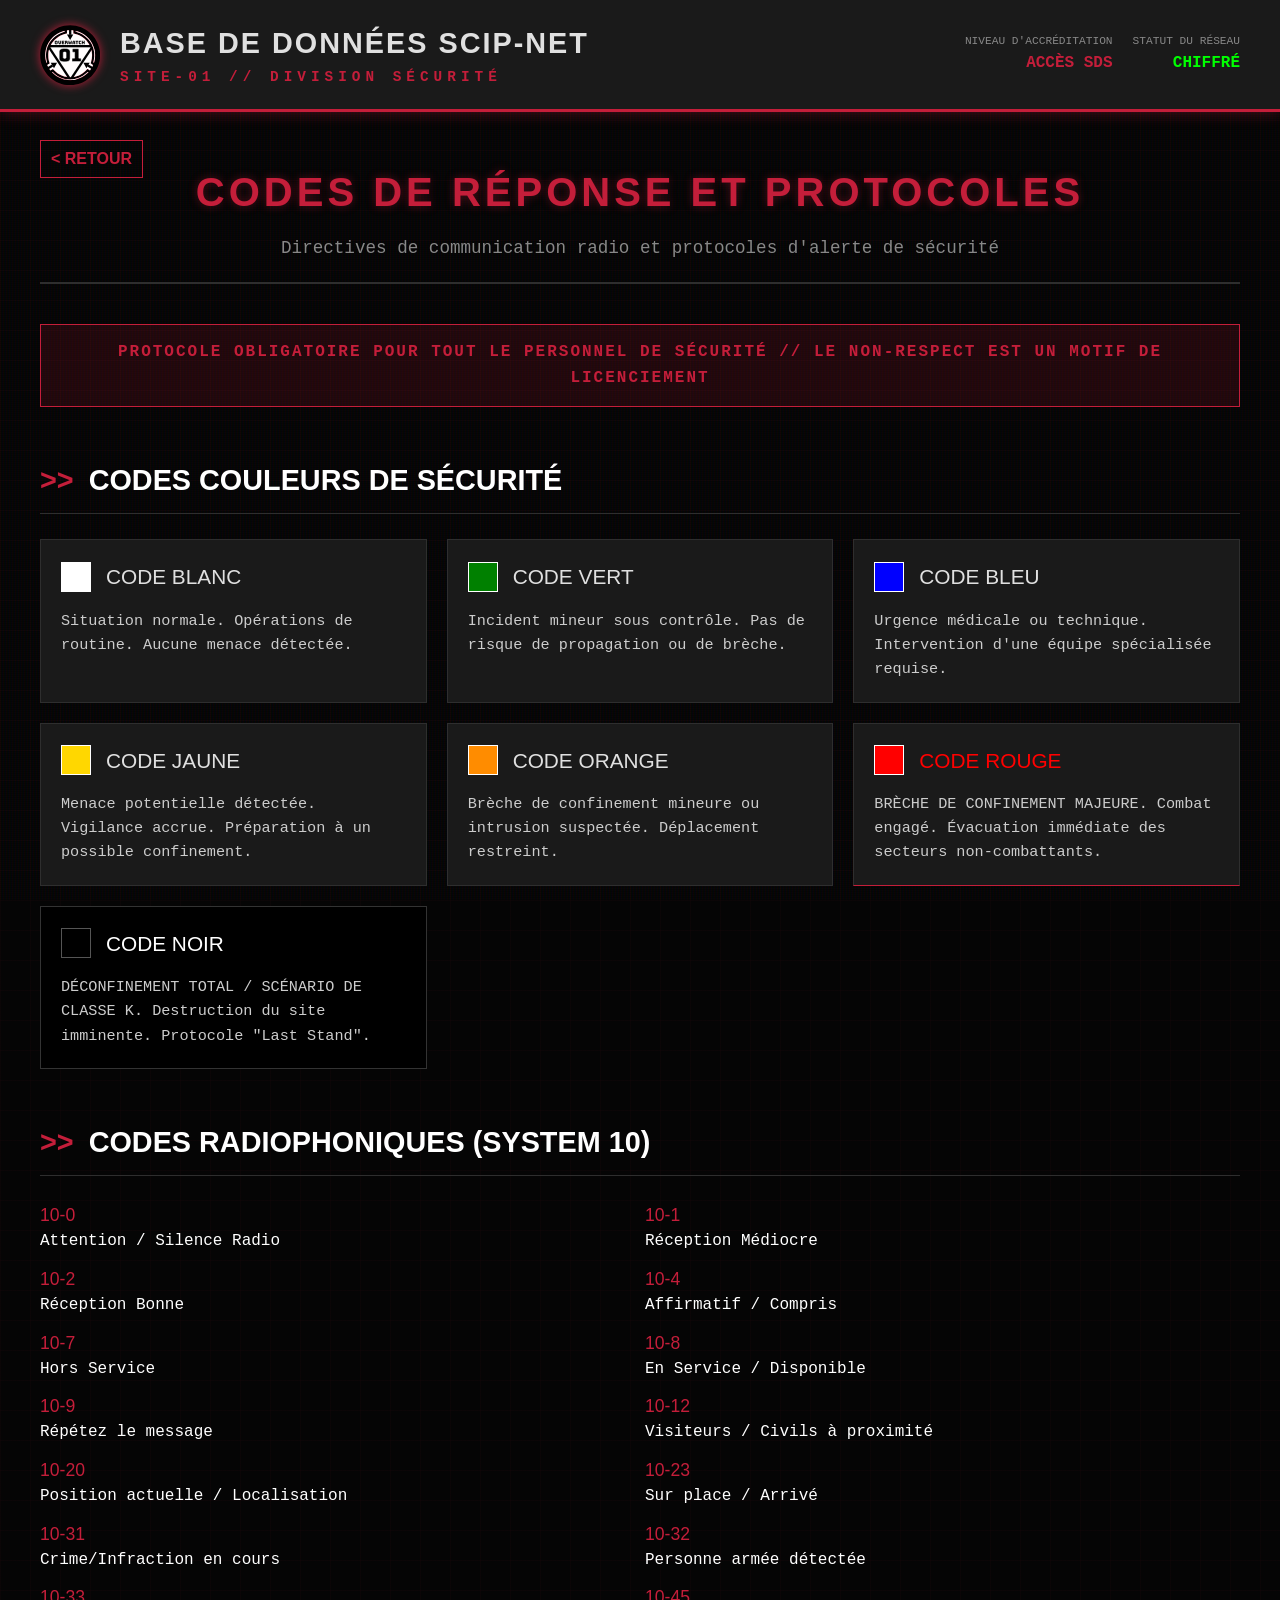
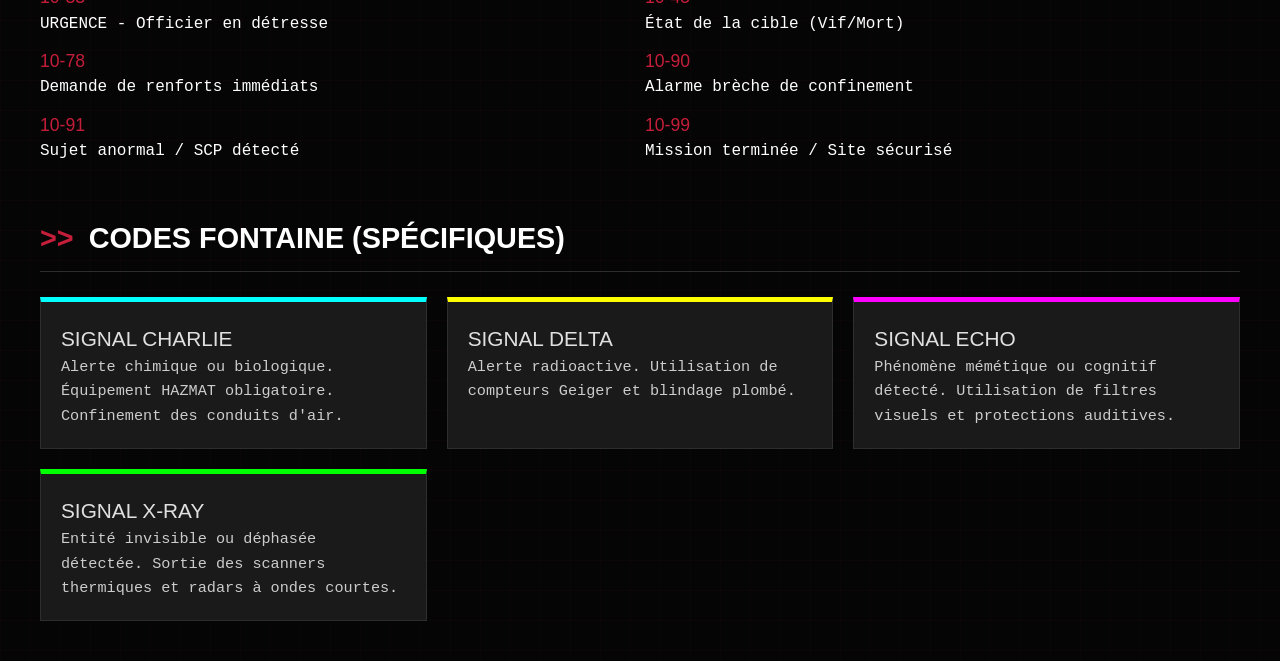
<file: codes.html>
<!DOCTYPE html>
<html lang="fr">

<head>
    <meta charset="UTF-8">
    <meta name="viewport" content="width=device-width, initial-scale=1.0">
    <title>SCiP-NET : SITE-01 // CODES DE RÉPONSE</title>
    <style>
        :root {
            --bg-color: #050505;
            --text-color: #e0e0e0;
            --primary: #c41e3a;
            --primary-glow: rgba(196, 30, 58, 0.4);
            --secondary: #1a1a1a;
            --accent: #2e2e2e;
            --font-main: 'Courier New', Courier, monospace;
            --font-header: 'Arial Black', sans-serif;

            /* Response Specific colors */
            --code-red: #ff0000;
            --code-orange: #ff8c00;
            --code-yellow: #ffd700;
            --code-blue: #0000ff;
            --code-green: #008000;
            --code-black: #000000;
            --code-white: #ffffff;
        }

        * {
            box-sizing: border-box;
            margin: 0;
            padding: 0;
        }

        body {
            background-color: var(--bg-color);
            color: var(--text-color);
            font-family: var(--font-main);
            line-height: 1.6;
            overflow-x: hidden;
            background-image:
                linear-gradient(rgba(196, 30, 58, 0.03) 1px, transparent 1px),
                linear-gradient(90deg, rgba(196, 30, 58, 0.03) 1px, transparent 1px);
            background-size: 30px 30px;
        }

        body::after {
            content: " ";
            display: block;
            position: fixed;
            top: 0;
            left: 0;
            bottom: 0;
            right: 0;
            background: linear-gradient(rgba(18, 16, 16, 0) 50%, rgba(0, 0, 0, 0.25) 50%), linear-gradient(90deg, rgba(255, 0, 0, 0.06), rgba(0, 255, 0, 0.02), rgba(0, 0, 255, 0.06));
            z-index: -1;
            background-size: 100% 2px, 3px 100%;
            pointer-events: none;
        }

        header {
            background-color: var(--secondary);
            border-bottom: 3px solid var(--primary);
            padding: 20px 40px;
            display: flex;
            align-items: center;
            justify-content: space-between;
            position: fixed;
            width: 100%;
            top: 0;
            z-index: 10;
            box-shadow: 0 0 15px var(--primary-glow);
        }

        .logo-container {
            display: flex;
            align-items: center;
            gap: 20px;
            text-decoration: none;
        }

        .logo {
            width: 60px;
            height: 60px;
            filter: drop-shadow(0 0 5px var(--primary));
        }

        h1 {
            font-family: var(--font-header);
            font-size: 1.8rem;
            color: var(--text-color);
            text-transform: uppercase;
            letter-spacing: 2px;
        }

        .subtitle {
            font-size: 0.9rem;
            color: var(--primary);
            font-weight: bold;
            letter-spacing: 5px;
        }

        main {
            margin-top: 120px;
            padding: 40px;
            max-width: 1400px;
            margin-left: auto;
            margin-right: auto;
            min-height: calc(100vh - 120px);
        }

        .page-title {
            text-align: center;
            margin-bottom: 40px;
            border-bottom: 2px solid var(--accent);
            padding-bottom: 20px;
        }

        .page-title h2 {
            font-family: var(--font-header);
            color: var(--primary);
            font-size: 2.5rem;
            letter-spacing: 4px;
            text-shadow: 0 0 10px var(--primary-glow);
            text-transform: uppercase;
        }

        .page-title p {
            color: #888;
            font-size: 1.1rem;
            margin-top: 10px;
        }

        .section-header {
            font-family: var(--font-header);
            font-size: 1.8rem;
            color: #fff;
            margin-top: 50px;
            margin-bottom: 25px;
            border-bottom: 1px solid var(--accent);
            padding-bottom: 10px;
            display: flex;
            align-items: center;
            gap: 15px;
        }

        .section-header::before {
            content: ">>";
            color: var(--primary);
        }

        .grid-layout {
            display: grid;
            grid-template-columns: repeat(auto-fit, minmax(300px, 1fr));
            gap: 20px;
        }

        .code-card {
            background-color: var(--secondary);
            border: 1px solid var(--accent);
            padding: 20px;
            position: relative;
            overflow: hidden;
            transition: all 0.2s;
        }

        .code-card:hover {
            transform: translateY(-5px);
            box-shadow: 0 10px 20px rgba(0, 0, 0, 0.5), 0 0 20px var(--primary-glow);
            border-color: var(--primary);
        }

        .code-card::before {
            content: '';
            position: absolute;
            top: 0;
            left: 0;
            width: 100%;
            height: 2px;
            background: var(--primary);
            transform: scaleX(0);
            transition: transform 0.4s cubic-bezier(0.175, 0.885, 0.32, 1.275);
            transform-origin: left;
        }

        .code-card:hover::before {
            transform: scaleX(1);
        }

        .code-header {
            display: flex;
            align-items: center;
            gap: 15px;
            margin-bottom: 15px;
        }

        .code-color-box {
            width: 30px;
            height: 30px;
            border: 1px solid #fff;
            flex-shrink: 0;
        }

        .code-name {
            font-family: var(--font-header);
            font-size: 1.3rem;
            text-transform: uppercase;
        }

        .code-meaning {
            font-size: 0.95rem;
            color: #ccc;
        }

        .ten-code-list {
            display: grid;
            grid-template-columns: repeat(auto-fill, minmax(400px, 1fr));
            gap: 10px;
        }

        .ten-code-item:hover {
            background: rgba(196, 30, 58, 0.1);
            border-color: var(--primary);
            transform: translateX(5px);
        }

        @keyframes pulse-red {
            0% {
                box-shadow: 0 0 5px var(--primary);
            }

            50% {
                box-shadow: 0 0 15px var(--primary);
            }

            100% {
                box-shadow: 0 0 5px var(--primary);
            }
        }

        .pulse-critical {
            animation: pulse-red 2s infinite;
        }

        .ten-code-num {
            font-family: var(--font-header);
            color: var(--primary);
            width: 80px;
            flex-shrink: 0;
            font-size: 1.1rem;
        }

        .ten-code-desc {
            color: #fff;
        }

        .back-btn {
            position: absolute;
            left: 40px;
            top: 140px;
            color: var(--primary);
            text-decoration: none;
            font-weight: bold;
            font-family: var(--font-header);
            border: 1px solid var(--primary);
            padding: 5px 10px;
            transition: all 0.2s;
            z-index: 100;
        }

        .back-btn:hover {
            background: var(--primary);
            color: #fff;
            box-shadow: 0 0 10px var(--primary-glow);
        }

        .stat-block {
            display: flex;
            gap: 20px;
        }

        .stat-item {
            text-align: right;
        }

        .alert-banner {
            background: rgba(196, 30, 58, 0.15);
            border: 1px solid var(--primary);
            padding: 15px;
            margin-bottom: 30px;
            text-align: center;
            font-weight: bold;
            color: var(--primary);
            text-transform: uppercase;
            letter-spacing: 2px;
        }
    </style>
</head>

<body>

    <header>
        <a href="index.html" class="logo-container">
            <img src="./Foundation Facilities - SCP Foundation_files/Site-01.svg" alt="SCP Logo" class="logo">
            <div>
                <h1>Base de données SCiP-NET</h1>
                <div class="subtitle">SITE-01 // DIVISION SÉCURITÉ</div>
            </div>
        </a>
        <div class="stat-block">
            <div class="stat-item">
                <div style="font-size: 0.7rem; color: #888;">NIVEAU D'ACCRÉDITATION</div>
                <div style="color: var(--primary); font-weight: bold;">ACCÈS SDS</div>
            </div>
            <div class="stat-item">
                <div style="font-size: 0.7rem; color: #888;">STATUT DU RÉSEAU</div>
                <div style="color: #0f0; font-weight: bold;">CHIFFRÉ</div>
            </div>
        </div>
    </header>

    <main>
        <a href="index.html" class="back-btn">&lt; RETOUR</a>

        <div class="page-title">
            <h2>Codes de Réponse et Protocoles</h2>
            <p>Directives de communication radio et protocoles d'alerte de sécurité</p>
        </div>

        <div class="alert-banner">
            PROTOCOLE OBLIGATOIRE POUR TOUT LE PERSONNEL DE SÉCURITÉ // LE NON-RESPECT EST UN MOTIF DE LICENCIEMENT
        </div>

        <h3 class="section-header">CODES COULEURS DE SÉCURITÉ</h3>
        <div class="grid-layout">
            <div class="code-card">
                <div class="code-header">
                    <div class="code-color-box" style="background-color: var(--code-white);"></div>
                    <div class="code-name">CODE BLANC</div>
                </div>
                <div class="code-meaning">
                    Situation normale. Opérations de routine. Aucune menace détectée.
                </div>
            </div>
            <div class="code-card">
                <div class="code-header">
                    <div class="code-color-box" style="background-color: var(--code-green);"></div>
                    <div class="code-name">CODE VERT</div>
                </div>
                <div class="code-meaning">
                    Incident mineur sous contrôle. Pas de risque de propagation ou de brèche.
                </div>
            </div>
            <div class="code-card">
                <div class="code-header">
                    <div class="code-color-box" style="background-color: var(--code-blue);"></div>
                    <div class="code-name">CODE BLEU</div>
                </div>
                <div class="code-meaning">
                    Urgence médicale ou technique. Intervention d'une équipe spécialisée requise.
                </div>
            </div>
            <div class="code-card">
                <div class="code-header">
                    <div class="code-color-box" style="background-color: var(--code-yellow);"></div>
                    <div class="code-name">CODE JAUNE</div>
                </div>
                <div class="code-meaning">
                    Menace potentielle détectée. Vigilance accrue. Préparation à un possible confinement.
                </div>
            </div>
            <div class="code-card">
                <div class="code-header">
                    <div class="code-color-box" style="background-color: var(--code-orange);"></div>
                    <div class="code-name">CODE ORANGE</div>
                </div>
                <div class="code-meaning">
                    Brèche de confinement mineure ou intrusion suspectée. Déplacement restreint.
                </div>
            </div>
            <div class="code-card pulse-critical" style="border-bottom: 1px solid var(--primary); padding-bottom: 5px;">
                <div class="code-header">
                    <div class="code-color-box" style="background-color: var(--code-red);"></div>
                    <div class="code-name" style="color: var(--code-red);">CODE ROUGE</div>
                </div>
                <div class="code-meaning">
                    BRÈCHE DE CONFINEMENT MAJEURE. Combat engagé. Évacuation immédiate des secteurs non-combattants.
                </div>
            </div>
            <div class="code-card pulse-critical" style="background-color: #000; border: 1px solid #333;">
                <div class="code-header">
                    <div class="code-color-box" style="background-color: var(--code-black); border: 1px solid #555;">
                    </div>
                    <div class="code-name" style="color: #fff;">CODE NOIR</div>
                </div>
                <div class="code-meaning">
                    DÉCONFINEMENT TOTAL / SCÉNARIO DE CLASSE K. Destruction du site imminente. Protocole "Last Stand".
                </div>
            </div>
        </div>

        <h3 class="section-header">CODES RADIOPHONIQUES (SYSTEM 10)</h3>
        <div class="ten-code-list">
            <div class="ten-code-item">
                <div class="ten-code-num">10-0</div>
                <div class="ten-code-desc">Attention / Silence Radio</div>
            </div>
            <div class="ten-code-item">
                <div class="ten-code-num">10-1</div>
                <div class="ten-code-desc">Réception Médiocre</div>
            </div>
            <div class="ten-code-item">
                <div class="ten-code-num">10-2</div>
                <div class="ten-code-desc">Réception Bonne</div>
            </div>
            <div class="ten-code-item">
                <div class="ten-code-num">10-4</div>
                <div class="ten-code-desc">Affirmatif / Compris</div>
            </div>
            <div class="ten-code-item">
                <div class="ten-code-num">10-7</div>
                <div class="ten-code-desc">Hors Service</div>
            </div>
            <div class="ten-code-item">
                <div class="ten-code-num">10-8</div>
                <div class="ten-code-desc">En Service / Disponible</div>
            </div>
            <div class="ten-code-item">
                <div class="ten-code-num">10-9</div>
                <div class="ten-code-desc">Répétez le message</div>
            </div>
            <div class="ten-code-item">
                <div class="ten-code-num">10-12</div>
                <div class="ten-code-desc">Visiteurs / Civils à proximité</div>
            </div>
            <div class="ten-code-item">
                <div class="ten-code-num">10-20</div>
                <div class="ten-code-desc">Position actuelle / Localisation</div>
            </div>
            <div class="ten-code-item">
                <div class="ten-code-num">10-23</div>
                <div class="ten-code-desc">Sur place / Arrivé</div>
            </div>
            <div class="ten-code-item">
                <div class="ten-code-num">10-31</div>
                <div class="ten-code-desc">Crime/Infraction en cours</div>
            </div>
            <div class="ten-code-item">
                <div class="ten-code-num">10-32</div>
                <div class="ten-code-desc">Personne armée détectée</div>
            </div>
            <div class="ten-code-item">
                <div class="ten-code-num">10-33</div>
                <div class="ten-code-desc">URGENCE - Officier en détresse</div>
            </div>
            <div class="ten-code-item">
                <div class="ten-code-num">10-45</div>
                <div class="ten-code-desc">État de la cible (Vif/Mort)</div>
            </div>
            <div class="ten-code-item">
                <div class="ten-code-num">10-78</div>
                <div class="ten-code-desc">Demande de renforts immédiats</div>
            </div>
            <div class="ten-code-item">
                <div class="ten-code-num">10-90</div>
                <div class="ten-code-desc">Alarme brèche de confinement</div>
            </div>
            <div class="ten-code-item">
                <div class="ten-code-num">10-91</div>
                <div class="ten-code-desc">Sujet anormal / SCP détecté</div>
            </div>
            <div class="ten-code-item">
                <div class="ten-code-num">10-99</div>
                <div class="ten-code-desc">Mission terminée / Site sécurisé</div>
            </div>
        </div>

        <h3 class="section-header">CODES FONTAINE (SPÉCIFIQUES)</h3>
        <div class="grid-layout">
            <div class="code-card" style="border-top: 5px solid cyan;">
                <div class="code-name">SIGNAL CHARLIE</div>
                <div class="code-meaning">
                    Alerte chimique ou biologique. Équipement HAZMAT obligatoire. Confinement des conduits d'air.
                </div>
            </div>
            <div class="code-card" style="border-top: 5px solid #ff0;">
                <div class="code-name">SIGNAL DELTA</div>
                <div class="code-meaning">
                    Alerte radioactive. Utilisation de compteurs Geiger et blindage plombé.
                </div>
            </div>
            <div class="code-card" style="border-top: 5px solid #f0f;">
                <div class="code-name">SIGNAL ECHO</div>
                <div class="code-meaning">
                    Phénomène mémétique ou cognitif détecté. Utilisation de filtres visuels et protections auditives.
                </div>
            </div>
            <div class="code-card" style="border-top: 5px solid #0f0;">
                <div class="code-name">SIGNAL X-RAY</div>
                <div class="code-meaning">
                    Entité invisible ou déphasée détectée. Sortie des scanners thermiques et radars à ondes courtes.
                </div>
            </div>
        </div>

    </main>
</body>

</html>
</file>
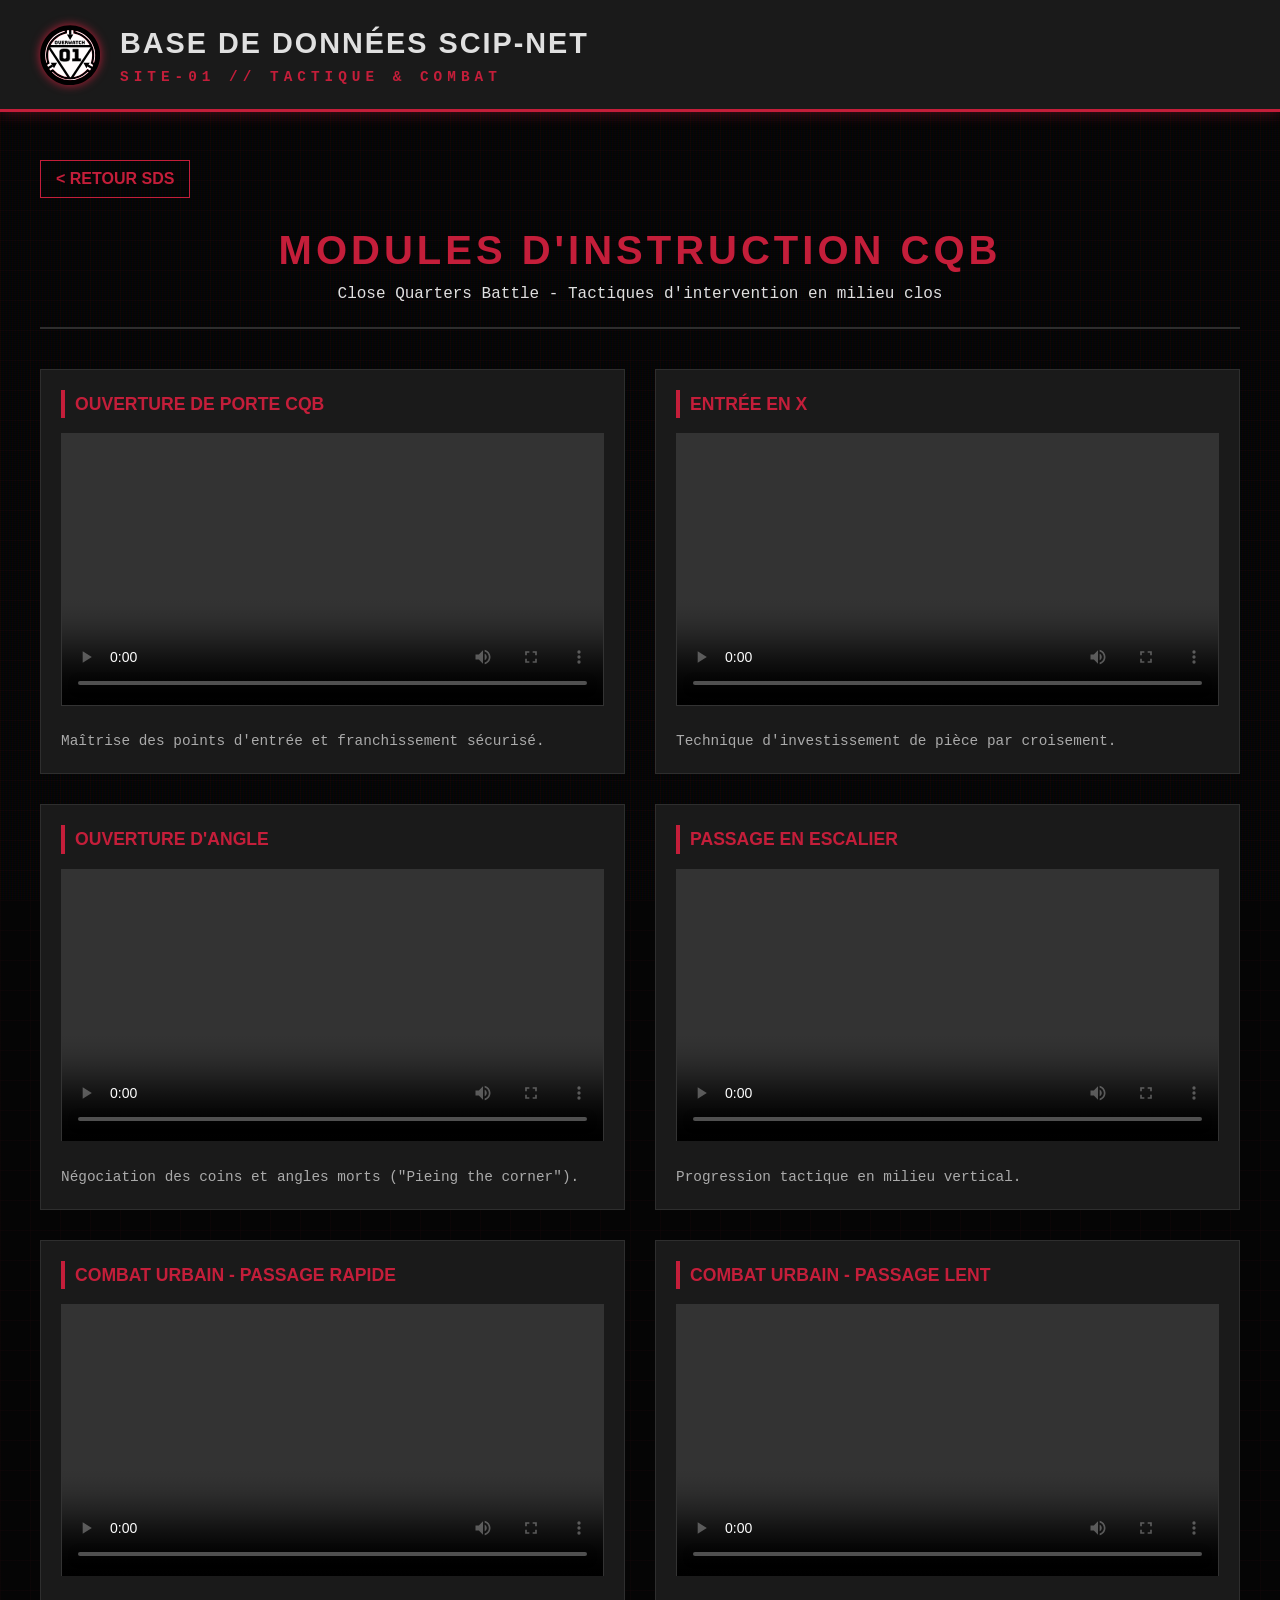
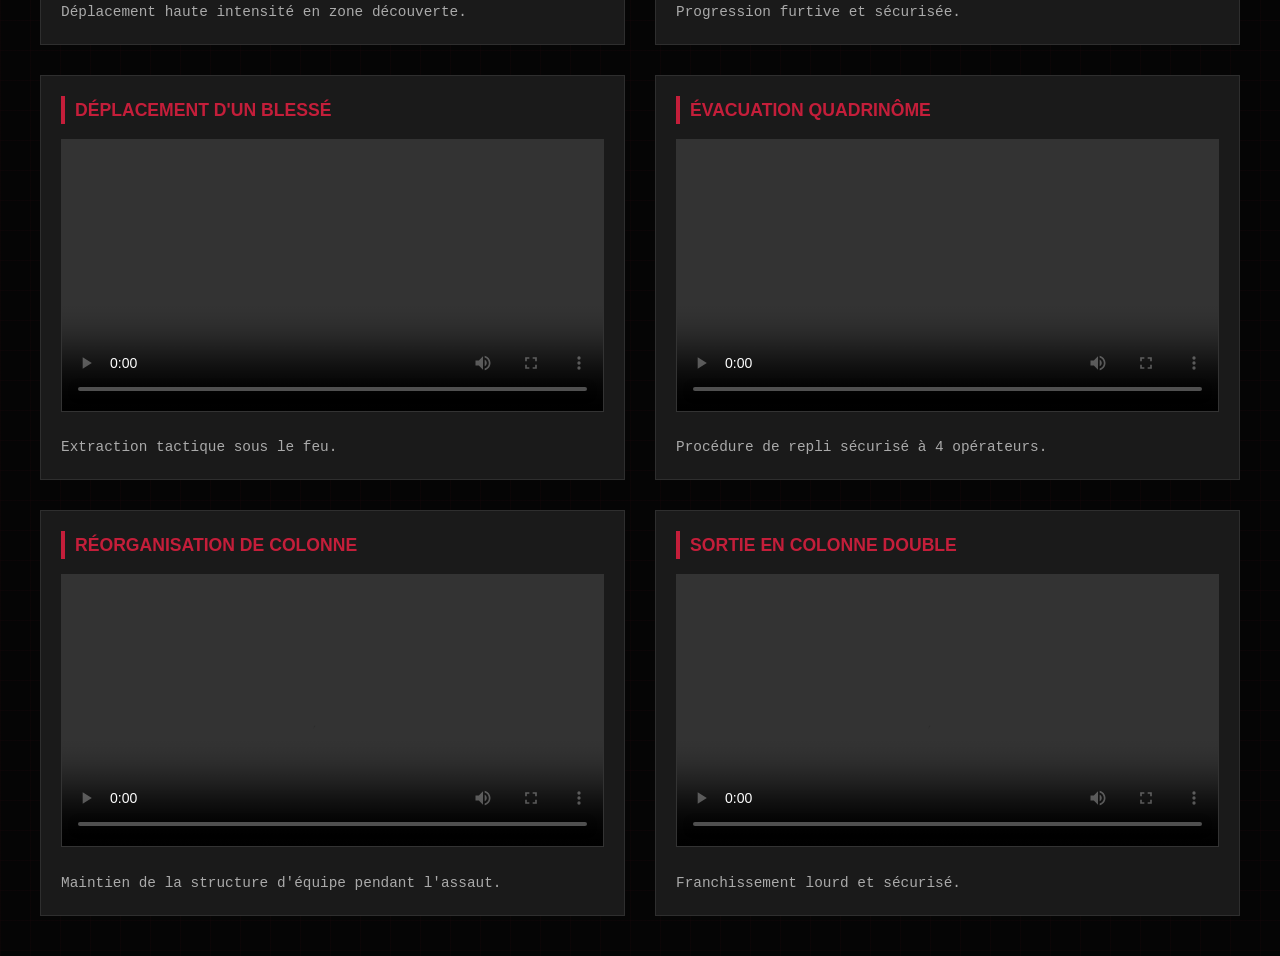
<file: cqb.html>
<!DOCTYPE html>
<html lang="fr">

<head>
    <meta charset="UTF-8">
    <meta name="viewport" content="width=device-width, initial-scale=1.0">
    <title>SCiP-NET : SITE-01 // MODULES D'INSTRUCTION CQB</title>
    <style>
        :root {
            --bg-color: #050505;
            --text-color: #e0e0e0;
            --primary: #c41e3a;
            --primary-glow: rgba(196, 30, 58, 0.4);
            --secondary: #1a1a1a;
            --accent: #2e2e2e;
            --font-main: 'Courier New', Courier, monospace;
            --font-header: 'Arial Black', sans-serif;
        }

        * {
            box-sizing: border-box;
            margin: 0;
            padding: 0;
        }

        body {
            background-color: var(--bg-color);
            color: var(--text-color);
            font-family: var(--font-main);
            line-height: 1.6;
            overflow-x: hidden;
            background-image:
                linear-gradient(rgba(196, 30, 58, 0.03) 1px, transparent 1px),
                linear-gradient(90deg, rgba(196, 30, 58, 0.03) 1px, transparent 1px);
            background-size: 30px 30px;
        }

        body::after {
            content: " ";
            display: block;
            position: fixed;
            top: 0;
            left: 0;
            bottom: 0;
            right: 0;
            background: linear-gradient(rgba(18, 16, 16, 0) 50%, rgba(0, 0, 0, 0.25) 50%), linear-gradient(90deg, rgba(255, 0, 0, 0.06), rgba(0, 255, 0, 0.02), rgba(0, 0, 255, 0.06));
            z-index: -1;
            background-size: 100% 2px, 3px 100%;
            pointer-events: none;
        }

        header {
            background-color: var(--secondary);
            border-bottom: 3px solid var(--primary);
            padding: 20px 40px;
            display: flex;
            align-items: center;
            justify-content: space-between;
            position: fixed;
            width: 100%;
            top: 0;
            z-index: 10;
            box-shadow: 0 0 15px var(--primary-glow);
        }

        .logo-container {
            display: flex;
            align-items: center;
            gap: 20px;
            text-decoration: none;
        }

        .logo {
            width: 60px;
            height: 60px;
            filter: drop-shadow(0 0 5px var(--primary));
        }

        h1 {
            font-family: var(--font-header);
            font-size: 1.8rem;
            color: var(--text-color);
            text-transform: uppercase;
            letter-spacing: 2px;
        }

        .subtitle {
            font-size: 0.9rem;
            color: var(--primary);
            font-weight: bold;
            letter-spacing: 5px;
        }

        main {
            margin-top: 120px;
            padding: 40px;
            max-width: 1400px;
            margin-left: auto;
            margin-right: auto;
        }

        .back-btn {
            display: inline-block;
            margin-bottom: 20px;
            color: var(--primary);
            text-decoration: none;
            font-weight: bold;
            font-family: var(--font-header);
            border: 1px solid var(--primary);
            padding: 5px 15px;
            transition: all 0.2s;
        }

        .back-btn:hover {
            background: var(--primary);
            color: #fff;
        }

        .page-title {
            text-align: center;
            margin-bottom: 40px;
            border-bottom: 2px solid var(--accent);
            padding-bottom: 20px;
        }

        .page-title h2 {
            font-family: var(--font-header);
            color: var(--primary);
            font-size: 2.5rem;
            letter-spacing: 4px;
            text-transform: uppercase;
        }

        .video-grid {
            display: grid;
            grid-template-columns: repeat(auto-fit, minmax(400px, 1fr));
            gap: 30px;
        }

        .video-card {
            background: var(--secondary);
            border: 1px solid var(--accent);
            padding: 20px;
            transition: border-color 0.3s;
        }

        .video-card:hover {
            border-color: var(--primary);
        }

        .video-card h3 {
            color: var(--primary);
            font-family: var(--font-header);
            font-size: 1.1rem;
            margin-bottom: 15px;
            text-transform: uppercase;
            border-left: 4px solid var(--primary);
            padding-left: 10px;
        }

        video {
            width: 100%;
            border: 1px solid #333;
            background: #000;
        }

        .description {
            margin-top: 15px;
            font-size: 0.9rem;
            color: #aaa;
        }
    </style>
</head>

<body>
    <header>
        <a href="index.html" class="logo-container">
            <img src="./Foundation Facilities - SCP Foundation_files/Site-01.svg" alt="SCP Logo" class="logo">
            <div>
                <h1>Base de données SCiP-NET</h1>
                <div class="subtitle">SITE-01 // TACTIQUE & COMBAT</div>
            </div>
        </a>
    </header>

    <main>
        <a href="secu.html" class="back-btn">&lt; RETOUR SDS</a>

        <div class="page-title">
            <h2>MODULES D'INSTRUCTION CQB</h2>
            <p>Close Quarters Battle - Tactiques d'intervention en milieu clos</p>
        </div>

        <div class="video-grid">
            <div class="video-card">
                <h3>Ouverture de porte CQB</h3>
                <video controls>
                    <source src="CQB/Ouverture_de_porte_CQB.mp4" type="video/mp4">
                    Votre navigateur ne supporte pas la lecture de vidéos.
                </video>
                <p class="description">Maîtrise des points d'entrée et franchissement sécurisé.</p>
            </div>

            <div class="video-card">
                <h3>Entrée en X</h3>
                <video controls>
                    <source src="CQB/Entree_en_X.mp4" type="video/mp4">
                </video>
                <p class="description">Technique d'investissement de pièce par croisement.</p>
            </div>

            <div class="video-card">
                <h3>Ouverture d'angle</h3>
                <video controls>
                    <source src="CQB/ouverture_dangle.mp4" type="video/mp4">
                </video>
                <p class="description">Négociation des coins et angles morts ("Pieing the corner").</p>
            </div>

            <div class="video-card">
                <h3>Passage en Escalier</h3>
                <video controls>
                    <source src="CQB/escalier.mp4" type="video/mp4">
                </video>
                <p class="description">Progression tactique en milieu vertical.</p>
            </div>

            <div class="video-card">
                <h3>Combat Urbain - Passage Rapide</h3>
                <video controls>
                    <source src="CQB/Passage_Rapide_-_Combat_Urbain.mp4" type="video/mp4">
                </video>
                <p class="description">Déplacement haute intensité en zone découverte.</p>
            </div>

            <div class="video-card">
                <h3>Combat Urbain - Passage Lent</h3>
                <video controls>
                    <source src="CQB/Passage_Lent_-_Combat_Urbain.mp4" type="video/mp4">
                </video>
                <p class="description">Progression furtive et sécurisée.</p>
            </div>

            <div class="video-card">
                <h3>Déplacement d'un Blessé</h3>
                <video controls>
                    <source src="CQB/Deplacement_dun_Blesser.mp4" type="video/mp4">
                </video>
                <p class="description">Extraction tactique sous le feu.</p>
            </div>

            <div class="video-card">
                <h3>Évacuation Quadrinôme</h3>
                <video controls>
                    <source src="CQB/Evacuation_Quadrinome_-_Combat_Urbain.mp4" type="video/mp4">
                </video>
                <p class="description">Procédure de repli sécurisé à 4 opérateurs.</p>
            </div>

            <div class="video-card">
                <h3>Réorganisation de Colonne</h3>
                <video controls>
                    <source src="CQB/Reorganisation_de_la_colonne.mp4" type="video/mp4">
                </video>
                <p class="description">Maintien de la structure d'équipe pendant l'assaut.</p>
            </div>

            <div class="video-card">
                <h3>Sortie en Colonne Double</h3>
                <video controls>
                    <source src="CQB/Sortis_en_colonne_double.mp4" type="video/mp4">
                </video>
                <p class="description">Franchissement lourd et sécurisé.</p>
            </div>
        </div>
    </main>
</body>

</html>
</file>
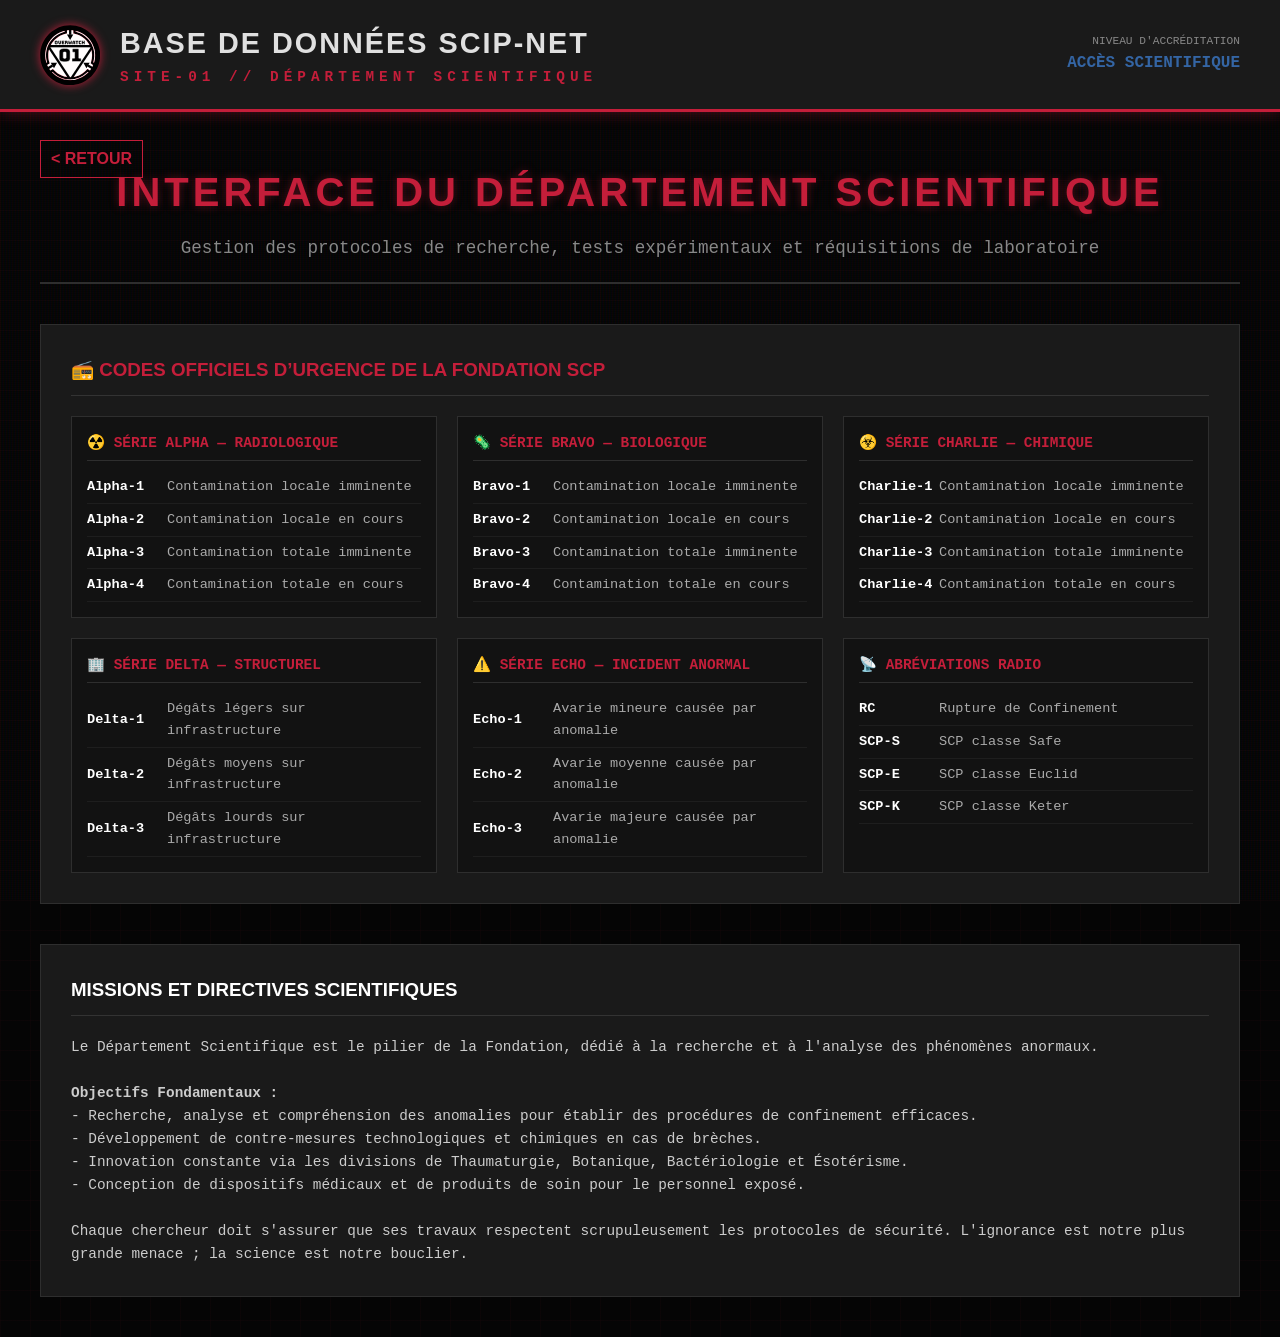
<file: d-sci.html>
<!DOCTYPE html>
<html lang="fr">

<head>
    <meta charset="UTF-8">
    <meta name="viewport" content="width=device-width, initial-scale=1.0">
    <title>SCiP-NET : SITE-01 // DÉPARTEMENT SCIENTIFIQUE D-SCI</title>
    <style>
        :root {
            --bg-color: #050505;
            --text-color: #e0e0e0;
            --primary: #c41e3a;
            --primary-glow: rgba(196, 30, 58, 0.4);
            --secondary: #1a1a1a;
            --accent: #2e2e2e;
            --font-main: 'Courier New', Courier, monospace;
            --font-header: 'Arial Black', sans-serif;
            --science-blue: #3465a4;
        }

        * {
            box-sizing: border-box;
            margin: 0;
            padding: 0;
        }

        body {
            background-color: var(--bg-color);
            color: var(--text-color);
            font-family: var(--font-main);
            line-height: 1.6;
            overflow-x: hidden;
            background-image:
                linear-gradient(rgba(196, 30, 58, 0.03) 1px, transparent 1px),
                linear-gradient(90deg, rgba(196, 30, 58, 0.03) 1px, transparent 1px);
            background-size: 30px 30px;
        }

        body::after {
            content: " ";
            display: block;
            position: fixed;
            top: 0;
            left: 0;
            bottom: 0;
            right: 0;
            background: linear-gradient(rgba(18, 16, 16, 0) 50%, rgba(0, 0, 0, 0.25) 50%), linear-gradient(90deg, rgba(255, 0, 0, 0.06), rgba(0, 255, 0, 0.02), rgba(0, 0, 255, 0.06));
            z-index: -1;
            background-size: 100% 2px, 3px 100%;
            pointer-events: none;
        }

        header {
            background-color: var(--secondary);
            border-bottom: 3px solid var(--primary);
            padding: 20px 40px;
            display: flex;
            align-items: center;
            justify-content: space-between;
            position: fixed;
            width: 100%;
            top: 0;
            z-index: 10;
            box-shadow: 0 0 15px var(--primary-glow);
        }

        .logo-container {
            display: flex;
            align-items: center;
            gap: 20px;
            text-decoration: none;
        }

        .logo {
            width: 60px;
            height: 60px;
            filter: drop-shadow(0 0 5px var(--primary));
        }

        h1 {
            font-family: var(--font-header);
            font-size: 1.8rem;
            color: var(--text-color);
            text-transform: uppercase;
            letter-spacing: 2px;
        }

        .subtitle {
            font-size: 0.9rem;
            color: var(--primary);
            font-weight: bold;
            letter-spacing: 5px;
        }

        main {
            margin-top: 120px;
            padding: 40px;
            max-width: 1400px;
            margin-left: auto;
            margin-right: auto;
            min-height: calc(100vh - 120px);
        }

        .page-title {
            text-align: center;
            margin-bottom: 40px;
            border-bottom: 2px solid var(--accent);
            padding-bottom: 20px;
        }

        .page-title h2 {
            font-family: var(--font-header);
            color: var(--primary);
            font-size: 2.5rem;
            letter-spacing: 4px;
            text-shadow: 0 0 10px var(--primary-glow);
            text-transform: uppercase;
        }

        .page-title p {
            color: #888;
            font-size: 1.1rem;
            margin-top: 10px;
        }

        .stats {
            display: grid;
            grid-template-columns: repeat(auto-fit, minmax(200px, 1fr));
            gap: 20px;
            margin-bottom: 40px;
        }

        .stat-box {
            background: var(--secondary);
            border: 1px solid var(--accent);
            padding: 15px;
            text-align: center;
        }

        .stat-box .label {
            font-size: 0.7rem;
            color: #888;
            text-transform: uppercase;
            margin-bottom: 5px;
        }

        .stat-box .value {
            font-size: 1.5rem;
            font-weight: bold;
            color: var(--primary);
        }

        .lab-panel {
            background: var(--secondary);
            border: 1px solid var(--accent);
            padding: 30px;
            position: relative;
        }

        .lab-panel h3 {
            font-family: var(--font-header);
            color: var(--primary);
            margin-bottom: 20px;
            text-transform: uppercase;
            border-bottom: 1px solid #333;
            padding-bottom: 10px;
        }

        .test-list {
            margin-top: 20px;
        }

        .test-item {
            background: #222;
            border-left: 5px solid var(--primary);
            padding: 15px;
            margin-bottom: 15px;
            display: flex;
            justify-content: space-between;
            align-items: center;
        }

        .test-item:hover {
            border-color: #fff;
            background: #2a2a2a;
        }

        .test-info h4 {
            color: #fff;
            margin-bottom: 5px;
        }

        .test-info p {
            font-size: 0.85rem;
            color: #888;
        }

        .test-status {
            padding: 5px 10px;
            background: #111;
            border: 1px solid #444;
            font-size: 0.75rem;
            font-weight: bold;
            text-transform: uppercase;
        }

        .test-status.active {
            color: #0f0;
            border-color: #0f0;
        }

        .test-status.pending {
            color: #ff0;
            border-color: #ff0;
        }

        .back-btn {
            position: absolute;
            left: 40px;
            top: 140px;
            color: var(--primary);
            text-decoration: none;
            font-weight: bold;
            font-family: var(--font-header);
            border: 1px solid var(--primary);
            padding: 5px 10px;
            transition: all 0.2s;
            z-index: 100;
        }

        .back-btn:hover {
            background: var(--primary);
            color: #fff;
        }

        .badge {
            background: var(--primary);
            color: #fff;
            font-size: 0.6rem;
            padding: 2px 5px;
            margin-left: 10px;
            vertical-align: middle;
        }

        .code-grid {
            display: grid;
            grid-template-columns: repeat(auto-fit, minmax(300px, 1fr));
            gap: 20px;
            margin-top: 15px;
        }

        .code-section {
            background: rgba(0, 0, 0, 0.3);
            border: 1px solid var(--accent);
            padding: 15px;
        }

        .code-section h4 {
            color: var(--primary);
            font-size: 0.9rem;
            margin-bottom: 10px;
            border-bottom: 1px solid var(--accent);
            padding-bottom: 5px;
            display: flex;
            align-items: center;
            gap: 10px;
        }

        .code-table {
            width: 100%;
            border-collapse: collapse;
            font-size: 0.85rem;
        }

        .code-table tr {
            border-bottom: 1px solid rgba(255, 255, 255, 0.05);
        }

        .code-table td {
            padding: 5px 0;
        }

        .code-name {
            color: #fff;
            font-weight: bold;
            width: 80px;
        }

        .code-desc {
            color: #aaa;
        }
    </style>
</head>

<body>
    <header>
        <a href="index.html" class="logo-container">
            <img src="./Foundation Facilities - SCP Foundation_files/Site-01.svg" alt="SCP Logo" class="logo">
            <div>
                <h1>Base de données SCiP-NET</h1>
                <div class="subtitle">SITE-01 // DÉPARTEMENT SCIENTIFIQUE</div>
            </div>
        </a>
        <div style="display: flex; gap: 20px;">
            <div style="text-align: right;">
                <div style="font-size: 0.7rem; color: #888;">NIVEAU D'ACCRÉDITATION</div>
                <div style="color: var(--science-blue); font-weight: bold;">ACCÈS SCIENTIFIQUE</div>
            </div>
        </div>
    </header>

    <main>
        <a href="index.html" class="back-btn">&lt; RETOUR</a>

        <div class="page-title">
            <h2>Interface du Département Scientifique</h2>
            <p>Gestion des protocoles de recherche, tests expérimentaux et réquisitions de laboratoire</p>
        </div>

        <div class="lab-panel" style="margin-top: 40px;">
            <h3>📻 CODES OFFICIELS D’URGENCE DE LA FONDATION SCP</h3>
            <div class="code-grid">
                <!-- Alpha -->
                <div class="code-section">
                    <h4>☢️ SÉRIE ALPHA — RADIOLOGIQUE</h4>
                    <table class="code-table">
                        <tr>
                            <td class="code-name">Alpha-1</td>
                            <td class="code-desc">Contamination locale imminente</td>
                        </tr>
                        <tr>
                            <td class="code-name">Alpha-2</td>
                            <td class="code-desc">Contamination locale en cours</td>
                        </tr>
                        <tr>
                            <td class="code-name">Alpha-3</td>
                            <td class="code-desc">Contamination totale imminente</td>
                        </tr>
                        <tr>
                            <td class="code-name">Alpha-4</td>
                            <td class="code-desc">Contamination totale en cours</td>
                        </tr>
                    </table>
                </div>
                <!-- Bravo -->
                <div class="code-section">
                    <h4>🦠 SÉRIE BRAVO — BIOLOGIQUE</h4>
                    <table class="code-table">
                        <tr>
                            <td class="code-name">Bravo-1</td>
                            <td class="code-desc">Contamination locale imminente</td>
                        </tr>
                        <tr>
                            <td class="code-name">Bravo-2</td>
                            <td class="code-desc">Contamination locale en cours</td>
                        </tr>
                        <tr>
                            <td class="code-name">Bravo-3</td>
                            <td class="code-desc">Contamination totale imminente</td>
                        </tr>
                        <tr>
                            <td class="code-name">Bravo-4</td>
                            <td class="code-desc">Contamination totale en cours</td>
                        </tr>
                    </table>
                </div>
                <!-- Charlie -->
                <div class="code-section">
                    <h4>☣️ SÉRIE CHARLIE — CHIMIQUE</h4>
                    <table class="code-table">
                        <tr>
                            <td class="code-name">Charlie-1</td>
                            <td class="code-desc">Contamination locale imminente</td>
                        </tr>
                        <tr>
                            <td class="code-name">Charlie-2</td>
                            <td class="code-desc">Contamination locale en cours</td>
                        </tr>
                        <tr>
                            <td class="code-name">Charlie-3</td>
                            <td class="code-desc">Contamination totale imminente</td>
                        </tr>
                        <tr>
                            <td class="code-name">Charlie-4</td>
                            <td class="code-desc">Contamination totale en cours</td>
                        </tr>
                    </table>
                </div>
                <!-- Delta -->
                <div class="code-section">
                    <h4>🏢 SÉRIE DELTA — STRUCTUREL</h4>
                    <table class="code-table">
                        <tr>
                            <td class="code-name">Delta-1</td>
                            <td class="code-desc">Dégâts légers sur infrastructure</td>
                        </tr>
                        <tr>
                            <td class="code-name">Delta-2</td>
                            <td class="code-desc">Dégâts moyens sur infrastructure</td>
                        </tr>
                        <tr>
                            <td class="code-name">Delta-3</td>
                            <td class="code-desc">Dégâts lourds sur infrastructure</td>
                        </tr>
                    </table>
                </div>
                <!-- Echo -->
                <div class="code-section">
                    <h4>⚠️ SÉRIE ECHO — INCIDENT ANORMAL</h4>
                    <table class="code-table">
                        <tr>
                            <td class="code-name">Echo-1</td>
                            <td class="code-desc">Avarie mineure causée par anomalie</td>
                        </tr>
                        <tr>
                            <td class="code-name">Echo-2</td>
                            <td class="code-desc">Avarie moyenne causée par anomalie</td>
                        </tr>
                        <tr>
                            <td class="code-name">Echo-3</td>
                            <td class="code-desc">Avarie majeure causée par anomalie</td>
                        </tr>
                    </table>
                </div>
                <!-- Radio -->
                <div class="code-section">
                    <h4>📡 ABRÉVIATIONS RADIO</h4>
                    <table class="code-table">
                        <tr>
                            <td class="code-name">RC</td>
                            <td class="code-desc">Rupture de Confinement</td>
                        </tr>
                        <tr>
                            <td class="code-name">SCP-S</td>
                            <td class="code-desc">SCP classe Safe</td>
                        </tr>
                        <tr>
                            <td class="code-name">SCP-E</td>
                            <td class="code-desc">SCP classe Euclid</td>
                        </tr>
                        <tr>
                            <td class="code-name">SCP-K</td>
                            <td class="code-desc">SCP classe Keter</td>
                        </tr>
                    </table>
                </div>
            </div>
        </div>

        <div class="lab-panel" style="margin-top: 40px; border-color: var(--accent);">
            <h3 style="color: #fff;">MISSIONS ET DIRECTIVES SCIENTIFIQUES</h3>
            <div style="font-family: 'Courier New'; font-size: 0.9rem; color: #ccc; line-height: 1.6;">
                Le Département Scientifique est le pilier de la Fondation, dédié à la recherche et à l'analyse des
                phénomènes anormaux.<br><br>
                <strong>Objectifs Fondamentaux :</strong><br>
                - Recherche, analyse et compréhension des anomalies pour établir des procédures de confinement
                efficaces.<br>
                - Développement de contre-mesures technologiques et chimiques en cas de brèches.<br>
                - Innovation constante via les divisions de Thaumaturgie, Botanique, Bactériologie et Ésotérisme.<br>
                - Conception de dispositifs médicaux et de produits de soin pour le personnel exposé.<br><br>
                Chaque chercheur doit s'assurer que ses travaux respectent scrupuleusement les protocoles de sécurité.
                L'ignorance est notre plus grande menace ; la science est notre bouclier.
            </div>
        </div>
    </main>
</body>

</html>
</file>
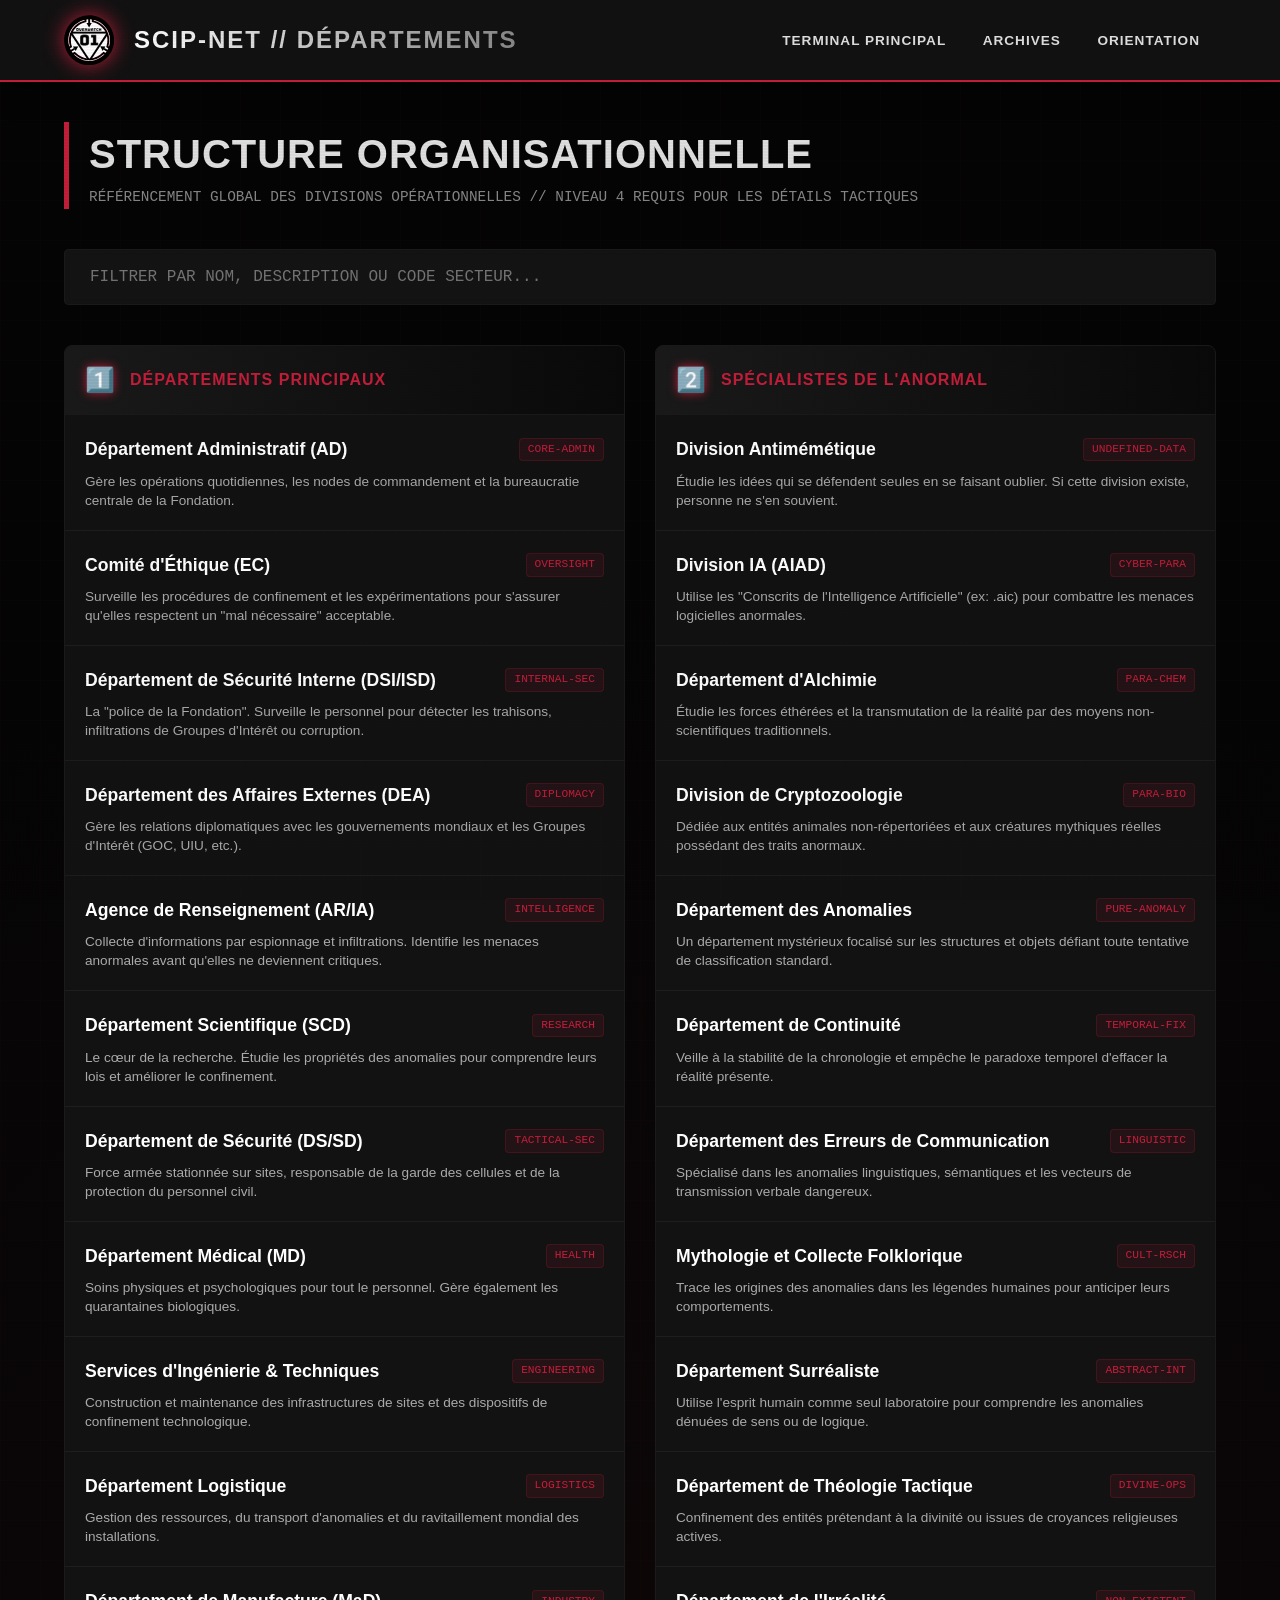
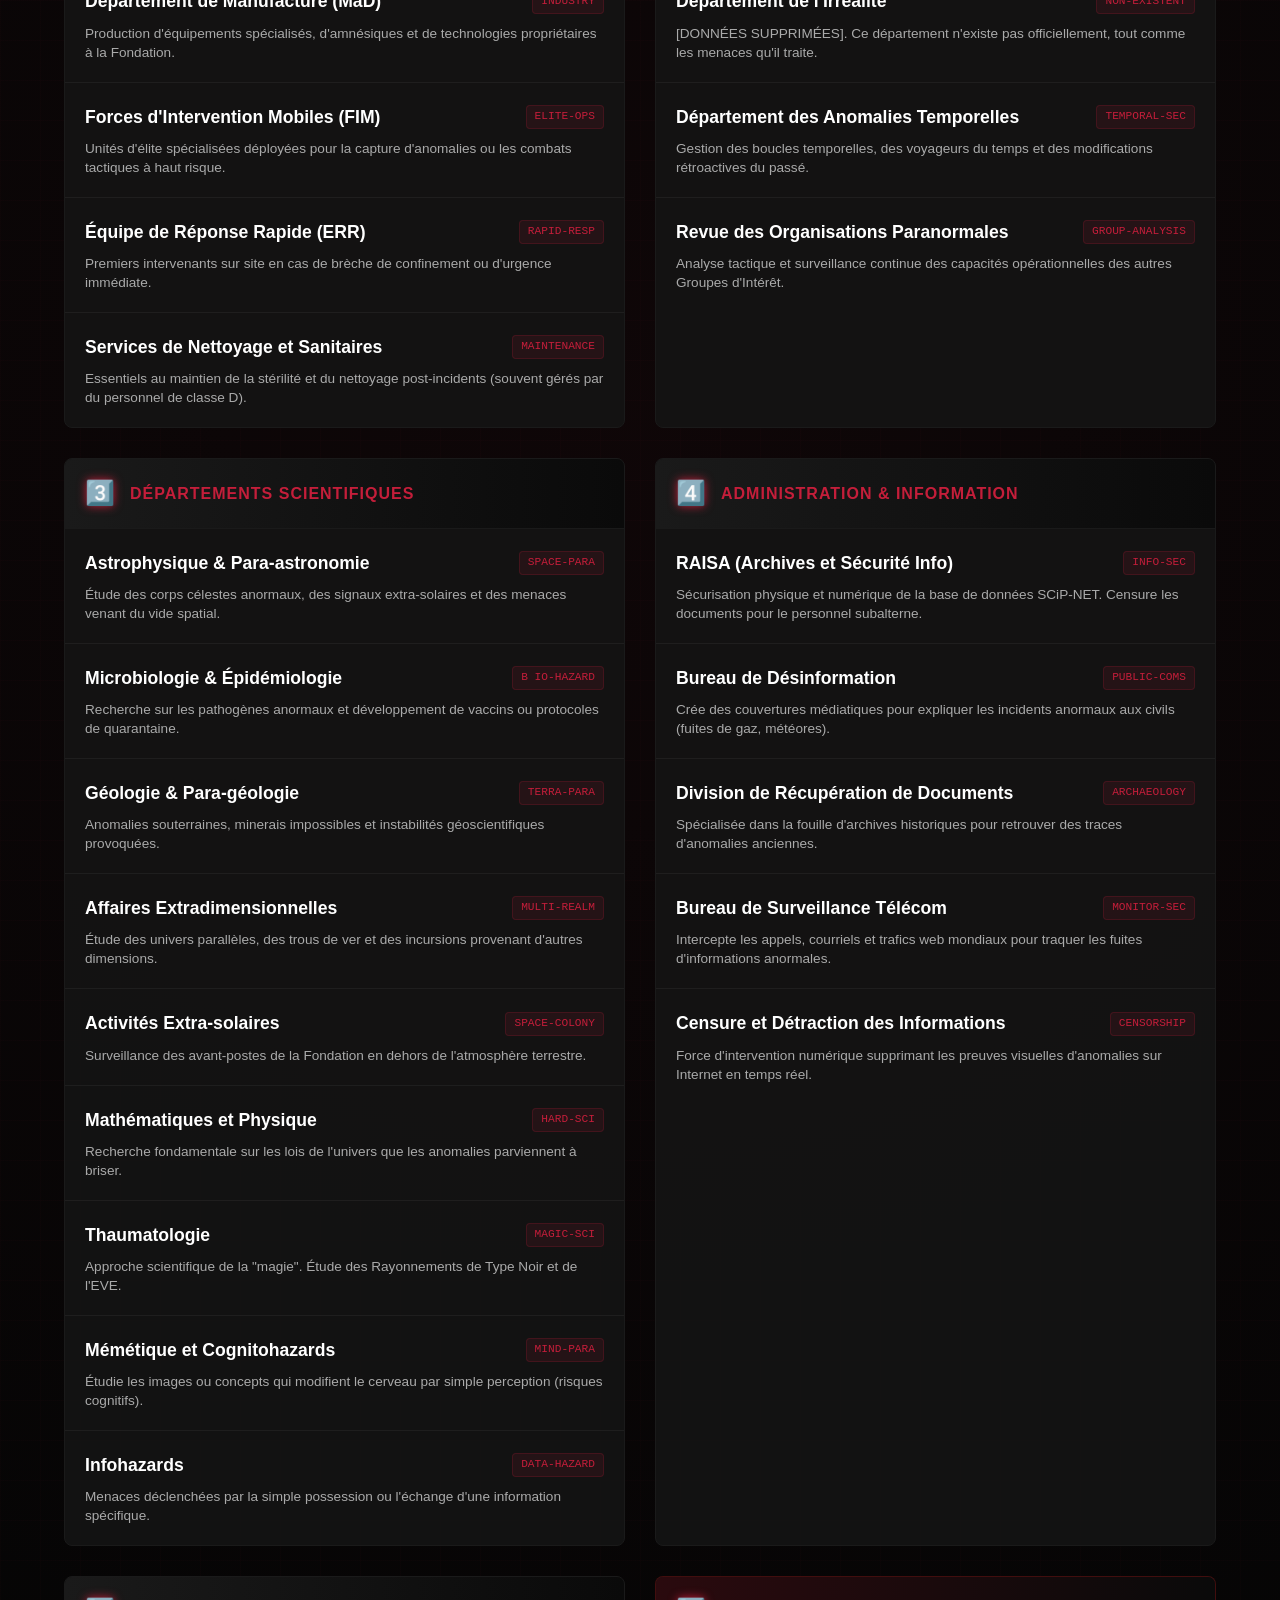
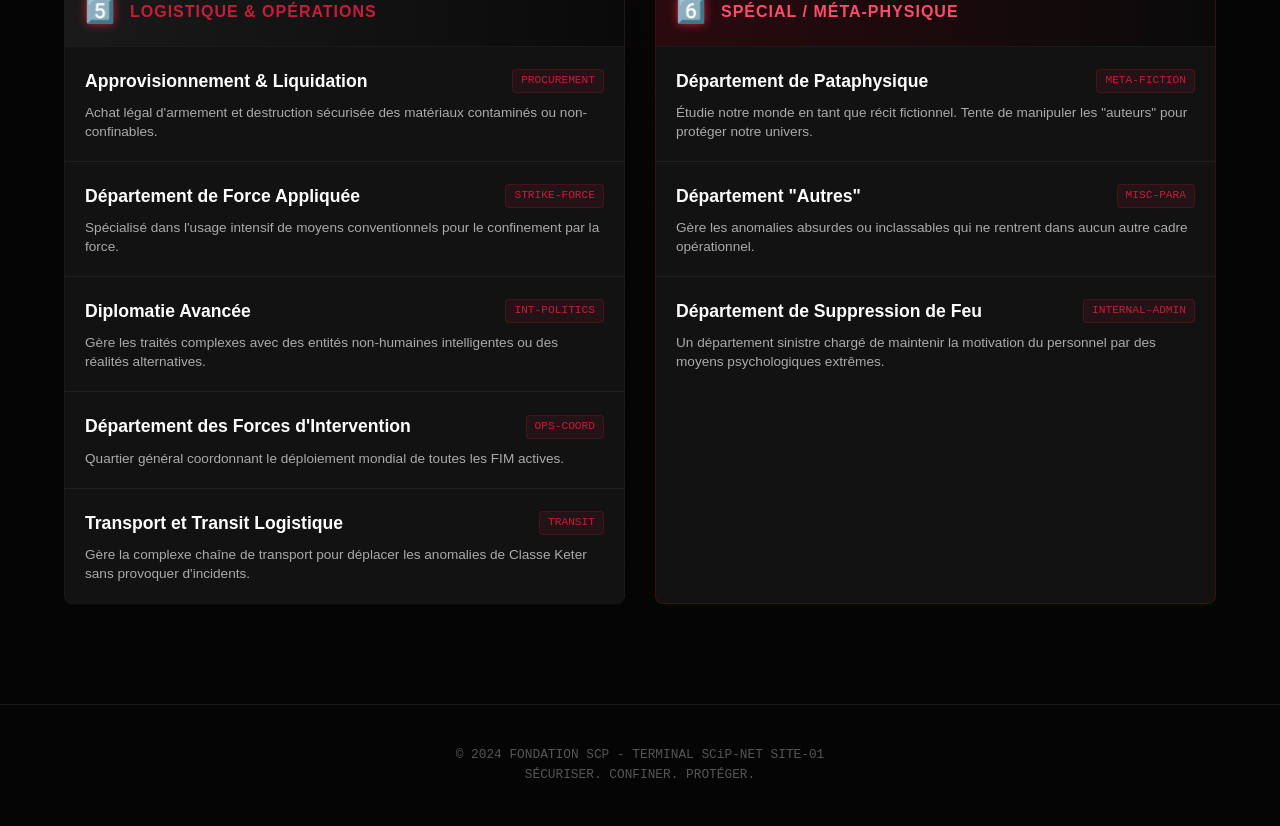
<file: departments.html>
<!DOCTYPE html>
<html lang="fr">

<head>
    <meta charset="UTF-8">
    <meta name="viewport" content="width=device-width, initial-scale=1.0">
    <title>SCiP-NET : DÉPARTEMENTS ET DIVISIONS</title>
    <style>
        :root {
            --bg-color: #050505;
            --text-color: #e0e0e0;
            --primary: #c41e3a;
            /* Deep Red */
            --primary-glow: rgba(196, 30, 58, 0.4);
            --secondary: #121212;
            --accent: #1a1a1a;
            --glass: rgba(20, 20, 20, 0.9);
            --font-main: 'Inter', 'Segoe UI', Roboto, Helvetica, Arial, sans-serif;
            --font-mono: 'JetBrains Mono', 'Fira Code', 'Courier New', monospace;
            --header-font: 'Outfit', sans-serif;
        }

        @import url('https://fonts.googleapis.com/css2?family=Inter:wght@300;400;500;600;700&family=JetBrains+Mono:wght@300;400&family=Outfit:wght@400;700&display=swap');

        * {
            box-sizing: border-box;
            margin: 0;
            padding: 0;
        }

        body {
            background-color: var(--bg-color);
            color: var(--text-color);
            font-family: var(--font-main);
            line-height: 1.6;
            overflow-x: hidden;
            background-image:
                radial-gradient(circle at 50% 50%, rgba(196, 30, 58, 0.05) 0%, transparent 70%),
                linear-gradient(rgba(196, 30, 58, 0.02) 1px, transparent 1px),
                linear-gradient(90deg, rgba(196, 30, 58, 0.02) 1px, transparent 1px);
            background-size: 100% 100%, 40px 40px, 40px 40px;
            min-height: 100vh;
        }

        /* CRT Scanline Effect */
        body::after {
            content: " ";
            display: block;
            position: fixed;
            top: 0;
            left: 0;
            bottom: 0;
            right: 0;
            background: linear-gradient(rgba(18, 16, 16, 0) 50%, rgba(0, 0, 0, 0.1) 50%), linear-gradient(90deg, rgba(255, 0, 0, 0.03), rgba(0, 255, 0, 0.01), rgba(0, 0, 255, 0.03));
            z-index: 9999;
            background-size: 100% 3px, 3px 100%;
            pointer-events: none;
            opacity: 0.3;
        }

        header {
            background: var(--glass);
            backdrop-filter: blur(15px);
            border-bottom: 2px solid var(--primary);
            padding: 15px 5%;
            display: flex;
            align-items: center;
            justify-content: space-between;
            position: sticky;
            top: 0;
            z-index: 100;
            box-shadow: 0 4px 30px rgba(0, 0, 0, 0.5);
        }

        .logo-container {
            display: flex;
            align-items: center;
            gap: 20px;
            text-decoration: none;
        }

        .logo {
            width: 50px;
            height: 50px;
            filter: drop-shadow(0 0 10px var(--primary));
            transition: transform 0.3s ease;
        }

        .logo:hover {
            transform: rotate(90deg);
        }

        h1 {
            font-family: var(--header-font);
            font-size: 1.5rem;
            text-transform: uppercase;
            letter-spacing: 2px;
            background: linear-gradient(to right, #fff, #888);
            -webkit-background-clip: text;
            background-clip: text;
            -webkit-text-fill-color: transparent;
        }

        .nav-link {
            color: var(--text-color);
            text-decoration: none;
            font-size: 0.85rem;
            font-weight: 600;
            padding: 8px 15px;
            border: 1px solid transparent;
            transition: all 0.3s;
            text-transform: uppercase;
            letter-spacing: 1px;
        }

        .nav-link:hover {
            border-color: var(--primary);
            color: var(--primary);
            background: rgba(196, 30, 58, 0.1);
        }

        main {
            padding: 40px 5%;
            max-width: 1400px;
            margin: 0 auto;
        }

        .section-header {
            margin-bottom: 40px;
            border-left: 5px solid var(--primary);
            padding-left: 20px;
        }

        .section-header h2 {
            font-family: var(--header-font);
            font-size: 2.5rem;
            text-transform: uppercase;
            letter-spacing: 1px;
        }

        .section-header p {
            color: #888;
            font-family: var(--font-mono);
            font-size: 0.9rem;
        }

        .search-container {
            margin-bottom: 40px;
            position: relative;
        }

        #deptSearch {
            width: 100%;
            padding: 18px 25px;
            background: rgba(30, 30, 30, 0.6);
            border: 1px solid var(--accent);
            border-radius: 4px;
            color: white;
            font-family: var(--font-mono);
            font-size: 1rem;
            transition: all 0.3s;
            outline: none;
            backdrop-filter: blur(5px);
        }

        #deptSearch:focus {
            border-color: var(--primary);
            box-shadow: 0 0 15px var(--primary-glow);
            background: rgba(40, 40, 40, 0.8);
        }

        .category-grid {
            display: grid;
            grid-template-columns: repeat(auto-fill, minmax(450px, 1fr));
            gap: 30px;
        }

        .category-card {
            background: var(--glass);
            border: 1px solid var(--accent);
            border-radius: 8px;
            overflow: hidden;
            display: flex;
            flex-direction: column;
            animation: fadeInUp 0.5s ease forwards;
            opacity: 0;
        }

        .category-header {
            background: linear-gradient(90deg, #1a1a1a 0%, #0a0a0a 100%);
            padding: 15px 20px;
            border-bottom: 1px solid var(--accent);
            display: flex;
            align-items: center;
            gap: 15px;
        }

        .category-icon {
            font-size: 1.5rem;
            filter: drop-shadow(0 0 5px var(--primary));
        }

        .category-name {
            font-family: var(--header-font);
            font-weight: 700;
            text-transform: uppercase;
            letter-spacing: 1px;
            color: var(--primary);
        }

        .dept-list {
            list-style: none;
        }

        .dept-item {
            padding: 20px;
            border-bottom: 1px solid rgba(255, 255, 255, 0.05);
            transition: all 0.2s;
            cursor: pointer;
        }

        .dept-item:last-child {
            border-bottom: none;
        }

        .dept-item:hover {
            background: rgba(196, 30, 58, 0.05);
        }

        .dept-top-row {
            display: flex;
            justify-content: space-between;
            align-items: center;
            margin-bottom: 8px;
        }

        .dept-name {
            font-weight: 700;
            color: #fff;
            font-size: 1.1rem;
        }

        .dept-tag {
            font-family: var(--font-mono);
            font-size: 0.7rem;
            color: var(--primary);
            background: rgba(196, 30, 58, 0.1);
            padding: 2px 8px;
            border-radius: 4px;
            border: 1px solid rgba(196, 30, 58, 0.2);
        }

        .dept-desc {
            font-size: 0.85rem;
            color: #aaa;
            line-height: 1.4;
        }

        @keyframes fadeInUp {
            from {
                opacity: 0;
                transform: translateY(20px);
            }

            to {
                opacity: 1;
                transform: translateY(0);
            }
        }

        footer {
            margin-top: 60px;
            padding: 40px 5%;
            text-align: center;
            border-top: 1px solid var(--accent);
            color: #555;
            font-size: 0.8rem;
            font-family: var(--font-mono);
        }

        @media (max-width: 768px) {
            .category-grid {
                grid-template-columns: 1fr;
            }
        }
    </style>
</head>

<body>
    <header>
        <a href="index.html" class="logo-container">
            <img src="./Foundation Facilities - SCP Foundation_files/Site-01.svg" alt="SCP Logo" class="logo"
                onerror="this.src='[data-uri]'">
            <h1>SCiP-NET // DÉPARTEMENTS</h1>
        </a>
        <nav>
            <a href="index.html" class="nav-link">Terminal Principal</a>
            <a href="archives.html" class="nav-link">Archives</a>
            <a href="about.html" class="nav-link">Orientation</a>
        </nav>
    </header>

    <main>
        <div class="section-header">
            <h2>Structure Organisationnelle</h2>
            <p>RÉFÉRENCEMENT GLOBAL DES DIVISIONS OPÉRATIONNELLES // NIVEAU 4 REQUIS POUR LES DÉTAILS TACTIQUES</p>
        </div>

        <div class="search-container">
            <input type="text" id="deptSearch" placeholder="FILTRER PAR NOM, DESCRIPTION OU CODE SECTEUR...">
        </div>

        <div class="category-grid">
            <!-- 1. Départements principaux -->
            <div class="category-card" style="animation-delay: 0.1s;">
                <div class="category-header">
                    <span class="category-icon">1️⃣</span>
                    <span class="category-name">Départements Principaux</span>
                </div>
                <div class="dept-list">
                    <div class="dept-item">
                        <div class="dept-top-row"><span class="dept-name">Département Administratif (AD)</span><span
                                class="dept-tag">CORE-ADMIN</span></div>
                        <div class="dept-desc">Gère les opérations quotidiennes, les nodes de commandement et la
                            bureaucratie centrale de la Fondation.</div>
                    </div>
                    <div class="dept-item">
                        <div class="dept-top-row"><span class="dept-name">Comité d'Éthique (EC)</span><span
                                class="dept-tag">OVERSIGHT</span></div>
                        <div class="dept-desc">Surveille les procédures de confinement et les expérimentations pour
                            s'assurer qu'elles respectent un "mal nécessaire" acceptable.</div>
                    </div>
                    <div class="dept-item">
                        <div class="dept-top-row"><span class="dept-name">Département de Sécurité Interne
                                (DSI/ISD)</span><span class="dept-tag">INTERNAL-SEC</span></div>
                        <div class="dept-desc">La "police de la Fondation". Surveille le personnel pour détecter les
                            trahisons, infiltrations de Groupes d'Intérêt ou corruption.</div>
                    </div>
                    <div class="dept-item">
                        <div class="dept-top-row"><span class="dept-name">Département des Affaires Externes
                                (DEA)</span><span class="dept-tag">DIPLOMACY</span></div>
                        <div class="dept-desc">Gère les relations diplomatiques avec les gouvernements mondiaux et les
                            Groupes d'Intérêt (GOC, UIU, etc.).</div>
                    </div>
                    <div class="dept-item">
                        <div class="dept-top-row"><span class="dept-name">Agence de Renseignement (AR/IA)</span><span
                                class="dept-tag">INTELLIGENCE</span></div>
                        <div class="dept-desc">Collecte d'informations par espionnage et infiltrations. Identifie les
                            menaces anormales avant qu'elles ne deviennent critiques.</div>
                    </div>
                    <div class="dept-item">
                        <div class="dept-top-row"><span class="dept-name">Département Scientifique (SCD)</span><span
                                class="dept-tag">RESEARCH</span></div>
                        <div class="dept-desc">Le cœur de la recherche. Étudie les propriétés des anomalies pour
                            comprendre leurs lois et améliorer le confinement.</div>
                    </div>
                    <div class="dept-item">
                        <div class="dept-top-row"><span class="dept-name">Département de Sécurité (DS/SD)</span><span
                                class="dept-tag">TACTICAL-SEC</span></div>
                        <div class="dept-desc">Force armée stationnée sur sites, responsable de la garde des cellules et
                            de la protection du personnel civil.</div>
                    </div>
                    <div class="dept-item">
                        <div class="dept-top-row"><span class="dept-name">Département Médical (MD)</span><span
                                class="dept-tag">HEALTH</span></div>
                        <div class="dept-desc">Soins physiques et psychologiques pour tout le personnel. Gère également
                            les quarantaines biologiques.</div>
                    </div>
                    <div class="dept-item">
                        <div class="dept-top-row"><span class="dept-name">Services d'Ingénierie & Techniques</span><span
                                class="dept-tag">ENGINEERING</span></div>
                        <div class="dept-desc">Construction et maintenance des infrastructures de sites et des
                            dispositifs de confinement technologique.</div>
                    </div>
                    <div class="dept-item">
                        <div class="dept-top-row"><span class="dept-name">Département Logistique</span><span
                                class="dept-tag">LOGISTICS</span></div>
                        <div class="dept-desc">Gestion des ressources, du transport d'anomalies et du ravitaillement
                            mondial des installations.</div>
                    </div>
                    <div class="dept-item">
                        <div class="dept-top-row"><span class="dept-name">Département de Manufacture (MaD)</span><span
                                class="dept-tag">INDUSTRY</span></div>
                        <div class="dept-desc">Production d'équipements spécialisés, d'amnésiques et de technologies
                            propriétaires à la Fondation.</div>
                    </div>
                    <div class="dept-item">
                        <div class="dept-top-row"><span class="dept-name">Forces d'Intervention Mobiles
                                (FIM)</span><span class="dept-tag">ELITE-OPS</span></div>
                        <div class="dept-desc">Unités d'élite spécialisées déployées pour la capture d'anomalies ou les
                            combats tactiques à haut risque.</div>
                    </div>
                    <div class="dept-item">
                        <div class="dept-top-row"><span class="dept-name">Équipe de Réponse Rapide (ERR)</span><span
                                class="dept-tag">RAPID-RESP</span></div>
                        <div class="dept-desc">Premiers intervenants sur site en cas de brèche de confinement ou
                            d'urgence immédiate.</div>
                    </div>
                    <div class="dept-item">
                        <div class="dept-top-row"><span class="dept-name">Services de Nettoyage et
                                Sanitaires</span><span class="dept-tag">MAINTENANCE</span></div>
                        <div class="dept-desc">Essentiels au maintien de la stérilité et du nettoyage post-incidents
                            (souvent gérés par du personnel de classe D).</div>
                    </div>
                </div>
            </div>

            <!-- 2. Départements spécialisés dans l’anormal -->
            <div class="category-card" style="animation-delay: 0.2s;">
                <div class="category-header">
                    <span class="category-icon">2️⃣</span>
                    <span class="category-name">Spécialistes de l'Anormal</span>
                </div>
                <div class="dept-list">
                    <div class="dept-item">
                        <div class="dept-top-row"><span class="dept-name">Division Antimémétique</span><span
                                class="dept-tag">UNDEFINED-DATA</span></div>
                        <div class="dept-desc">Étudie les idées qui se défendent seules en se faisant oublier. Si cette
                            division existe, personne ne s'en souvient.</div>
                    </div>
                    <div class="dept-item">
                        <div class="dept-top-row"><span class="dept-name">Division IA (AIAD)</span><span
                                class="dept-tag">CYBER-PARA</span></div>
                        <div class="dept-desc">Utilise les "Conscrits de l'Intelligence Artificielle" (ex: .aic) pour
                            combattre les menaces logicielles anormales.</div>
                    </div>
                    <div class="dept-item">
                        <div class="dept-top-row"><span class="dept-name">Département d'Alchimie</span><span
                                class="dept-tag">PARA-CHEM</span></div>
                        <div class="dept-desc">Étudie les forces éthérées et la transmutation de la réalité par des
                            moyens non-scientifiques traditionnels.</div>
                    </div>
                    <div class="dept-item">
                        <div class="dept-top-row"><span class="dept-name">Division de Cryptozoologie</span><span
                                class="dept-tag">PARA-BIO</span></div>
                        <div class="dept-desc">Dédiée aux entités animales non-répertoriées et aux créatures mythiques
                            réelles possédant des traits anormaux.</div>
                    </div>
                    <div class="dept-item">
                        <div class="dept-top-row"><span class="dept-name">Département des Anomalies</span><span
                                class="dept-tag">PURE-ANOMALY</span></div>
                        <div class="dept-desc">Un département mystérieux focalisé sur les structures et objets défiant
                            toute tentative de classification standard.</div>
                    </div>
                    <div class="dept-item">
                        <div class="dept-top-row"><span class="dept-name">Département de Continuité</span><span
                                class="dept-tag">TEMPORAL-FIX</span></div>
                        <div class="dept-desc">Veille à la stabilité de la chronologie et empêche le paradoxe temporel
                            d'effacer la réalité présente.</div>
                    </div>
                    <div class="dept-item">
                        <div class="dept-top-row"><span class="dept-name">Département des Erreurs de
                                Communication</span><span class="dept-tag">LINGUISTIC</span></div>
                        <div class="dept-desc">Spécialisé dans les anomalies linguistiques, sémantiques et les vecteurs
                            de transmission verbale dangereux.</div>
                    </div>
                    <div class="dept-item">
                        <div class="dept-top-row"><span class="dept-name">Mythologie et Collecte Folklorique</span><span
                                class="dept-tag">CULT-RSCH</span></div>
                        <div class="dept-desc">Trace les origines des anomalies dans les légendes humaines pour
                            anticiper leurs comportements.</div>
                    </div>
                    <div class="dept-item">
                        <div class="dept-top-row"><span class="dept-name">Département Surréaliste</span><span
                                class="dept-tag">ABSTRACT-INT</span></div>
                        <div class="dept-desc">Utilise l'esprit humain comme seul laboratoire pour comprendre les
                            anomalies dénuées de sens ou de logique.</div>
                    </div>
                    <div class="dept-item">
                        <div class="dept-top-row"><span class="dept-name">Département de Théologie Tactique</span><span
                                class="dept-tag">DIVINE-OPS</span></div>
                        <div class="dept-desc">Confinement des entités prétendant à la divinité ou issues de croyances
                            religieuses actives.</div>
                    </div>
                    <div class="dept-item">
                        <div class="dept-top-row"><span class="dept-name">Département de l'Irréalité</span><span
                                class="dept-tag">NON-EXISTENT</span></div>
                        <div class="dept-desc">[DONNÉES SUPPRIMÉES]. Ce département n'existe pas officiellement, tout
                            comme les menaces qu'il traite.</div>
                    </div>
                    <div class="dept-item">
                        <div class="dept-top-row"><span class="dept-name">Département des Anomalies
                                Temporelles</span><span class="dept-tag">TEMPORAL-SEC</span></div>
                        <div class="dept-desc">Gestion des boucles temporelles, des voyageurs du temps et des
                            modifications rétroactives du passé.</div>
                    </div>
                    <div class="dept-item">
                        <div class="dept-top-row"><span class="dept-name">Revue des Organisations
                                Paranormales</span><span class="dept-tag">GROUP-ANALYSIS</span></div>
                        <div class="dept-desc">Analyse tactique et surveillance continue des capacités opérationnelles
                            des autres Groupes d'Intérêt.</div>
                    </div>
                </div>
            </div>

            <!-- 3. Départements scientifiques -->
            <div class="category-card" style="animation-delay: 0.3s;">
                <div class="category-header">
                    <span class="category-icon">3️⃣</span>
                    <span class="category-name">Départements Scientifiques</span>
                </div>
                <div class="dept-list">
                    <div class="dept-item">
                        <div class="dept-top-row"><span class="dept-name">Astrophysique & Para-astronomie</span><span
                                class="dept-tag">SPACE-PARA</span></div>
                        <div class="dept-desc">Étude des corps célestes anormaux, des signaux extra-solaires et des
                            menaces venant du vide spatial.</div>
                    </div>
                    <div class="dept-item">
                        <div class="dept-top-row"><span class="dept-name">Microbiologie & Épidémiologie</span><span
                                class="dept-tag">B IO-HAZARD</span></div>
                        <div class="dept-desc">Recherche sur les pathogènes anormaux et développement de vaccins ou
                            protocoles de quarantaine.</div>
                    </div>
                    <div class="dept-item">
                        <div class="dept-top-row"><span class="dept-name">Géologie & Para-géologie</span><span
                                class="dept-tag">TERRA-PARA</span></div>
                        <div class="dept-desc">Anomalies souterraines, minerais impossibles et instabilités
                            géoscientifiques provoquées.</div>
                    </div>
                    <div class="dept-item">
                        <div class="dept-top-row"><span class="dept-name">Affaires Extradimensionnelles</span><span
                                class="dept-tag">MULTI-REALM</span></div>
                        <div class="dept-desc">Étude des univers parallèles, des trous de ver et des incursions
                            provenant d'autres dimensions.</div>
                    </div>
                    <div class="dept-item">
                        <div class="dept-top-row"><span class="dept-name">Activités Extra-solaires</span><span
                                class="dept-tag">SPACE-COLONY</span></div>
                        <div class="dept-desc">Surveillance des avant-postes de la Fondation en dehors de l'atmosphère
                            terrestre.</div>
                    </div>
                    <div class="dept-item">
                        <div class="dept-top-row"><span class="dept-name">Mathématiques et Physique</span><span
                                class="dept-tag">HARD-SCI</span></div>
                        <div class="dept-desc">Recherche fondamentale sur les lois de l'univers que les anomalies
                            parviennent à briser.</div>
                    </div>
                    <div class="dept-item">
                        <div class="dept-top-row"><span class="dept-name">Thaumatologie</span><span
                                class="dept-tag">MAGIC-SCI</span></div>
                        <div class="dept-desc">Approche scientifique de la "magie". Étude des Rayonnements de Type Noir
                            et de l'EVE.</div>
                    </div>
                    <div class="dept-item">
                        <div class="dept-top-row"><span class="dept-name">Mémétique et Cognitohazards</span><span
                                class="dept-tag">MIND-PARA</span></div>
                        <div class="dept-desc">Étudie les images ou concepts qui modifient le cerveau par simple
                            perception (risques cognitifs).</div>
                    </div>
                    <div class="dept-item">
                        <div class="dept-top-row"><span class="dept-name">Infohazards</span><span
                                class="dept-tag">DATA-HAZARD</span></div>
                        <div class="dept-desc">Menaces déclenchées par la simple possession ou l'échange d'une
                            information spécifique.</div>
                    </div>
                </div>
            </div>

            <!-- 4. Départements d’administration et d’information -->
            <div class="category-card" style="animation-delay: 0.4s;">
                <div class="category-header">
                    <span class="category-icon">4️⃣</span>
                    <span class="category-name">Administration & Information</span>
                </div>
                <div class="dept-list">
                    <div class="dept-item">
                        <div class="dept-top-row"><span class="dept-name">RAISA (Archives et Sécurité Info)</span><span
                                class="dept-tag">INFO-SEC</span></div>
                        <div class="dept-desc">Sécurisation physique et numérique de la base de données SCiP-NET.
                            Censure les documents pour le personnel subalterne.</div>
                    </div>
                    <div class="dept-item">
                        <div class="dept-top-row"><span class="dept-name">Bureau de Désinformation</span><span
                                class="dept-tag">PUBLIC-COMS</span></div>
                        <div class="dept-desc">Crée des couvertures médiatiques pour expliquer les incidents anormaux
                            aux civils (fuites de gaz, météores).</div>
                    </div>
                    <div class="dept-item">
                        <div class="dept-top-row"><span class="dept-name">Division de Récupération de
                                Documents</span><span class="dept-tag">ARCHAEOLOGY</span></div>
                        <div class="dept-desc">Spécialisée dans la fouille d'archives historiques pour retrouver des
                            traces d'anomalies anciennes.</div>
                    </div>
                    <div class="dept-item">
                        <div class="dept-top-row"><span class="dept-name">Bureau de Surveillance Télécom</span><span
                                class="dept-tag">MONITOR-SEC</span></div>
                        <div class="dept-desc">Intercepte les appels, courriels et trafics web mondiaux pour traquer les
                            fuites d'informations anormales.</div>
                    </div>
                    <div class="dept-item">
                        <div class="dept-top-row"><span class="dept-name">Censure et Détraction des
                                Informations</span><span class="dept-tag">CENSORSHIP</span></div>
                        <div class="dept-desc">Force d'intervention numérique supprimant les preuves visuelles
                            d'anomalies sur Internet en temps réel.</div>
                    </div>
                </div>
            </div>

            <!-- 5. Départements logistiques / opérationnels -->
            <div class="category-card" style="animation-delay: 0.5s;">
                <div class="category-header">
                    <span class="category-icon">5️⃣</span>
                    <span class="category-name">Logistique & Opérations</span>
                </div>
                <div class="dept-list">
                    <div class="dept-item">
                        <div class="dept-top-row"><span class="dept-name">Approvisionnement & Liquidation</span><span
                                class="dept-tag">PROCUREMENT</span></div>
                        <div class="dept-desc">Achat légal d'armement et destruction sécurisée des matériaux contaminés
                            ou non-confinables.</div>
                    </div>
                    <div class="dept-item">
                        <div class="dept-top-row"><span class="dept-name">Département de Force Appliquée</span><span
                                class="dept-tag">STRIKE-FORCE</span></div>
                        <div class="dept-desc">Spécialisé dans l'usage intensif de moyens conventionnels pour le
                            confinement par la force.</div>
                    </div>
                    <div class="dept-item">
                        <div class="dept-top-row"><span class="dept-name">Diplomatie Avancée</span><span
                                class="dept-tag">INT-POLITICS</span></div>
                        <div class="dept-desc">Gère les traités complexes avec des entités non-humaines intelligentes ou
                            des réalités alternatives.</div>
                    </div>
                    <div class="dept-item">
                        <div class="dept-top-row"><span class="dept-name">Département des Forces
                                d'Intervention</span><span class="dept-tag">OPS-COORD</span></div>
                        <div class="dept-desc">Quartier général coordonnant le déploiement mondial de toutes les FIM
                            actives.</div>
                    </div>
                    <div class="dept-item">
                        <div class="dept-top-row"><span class="dept-name">Transport et Transit Logistique</span><span
                                class="dept-tag">TRANSIT</span></div>
                        <div class="dept-desc">Gère la complexe chaîne de transport pour déplacer les anomalies de
                            Classe Keter sans provoquer d'incidents.</div>
                    </div>
                </div>
            </div>

            <!-- 6. Départements spéciaux / méta -->
            <div class="category-card" style="animation-delay: 0.6s; border-color: #ff000033;">
                <div class="category-header" style="background: linear-gradient(90deg, #2a0a0e 0%, #0a0a0a 100%);">
                    <span class="category-icon">6️⃣</span>
                    <span class="category-name" style="color: #ff4d6a;">Spécial / Méta-physique</span>
                </div>
                <div class="dept-list">
                    <div class="dept-item">
                        <div class="dept-top-row"><span class="dept-name">Département de Pataphysique</span><span
                                class="dept-tag">META-FICTION</span></div>
                        <div class="dept-desc">Étudie notre monde en tant que récit fictionnel. Tente de manipuler les
                            "auteurs" pour protéger notre univers.</div>
                    </div>
                    <div class="dept-item">
                        <div class="dept-top-row"><span class="dept-name">Département "Autres"</span><span
                                class="dept-tag">MISC-PARA</span></div>
                        <div class="dept-desc">Gère les anomalies absurdes ou inclassables qui ne rentrent dans aucun
                            autre cadre opérationnel.</div>
                    </div>
                    <div class="dept-item">
                        <div class="dept-top-row"><span class="dept-name">Département de Suppression de Feu</span><span
                                class="dept-tag">INTERNAL-ADMIN</span></div>
                        <div class="dept-desc">Un département sinistre chargé de maintenir la motivation du personnel
                            par des moyens psychologiques extrêmes.</div>
                    </div>
                </div>
            </div>
        </div>
    </main>

    <footer>
        &copy; 2024 FONDATION SCP - TERMINAL SCiP-NET SITE-01<br>
        SÉCURISER. CONFINER. PROTÉGER.
    </footer>

    <script>
        const searchInput = document.getElementById('deptSearch');
        const deptItems = document.querySelectorAll('.dept-item');
        const categories = document.querySelectorAll('.category-card');

        searchInput.addEventListener('input', (e) => {
            const term = e.target.value.toLowerCase();

            categories.forEach(category => {
                let hasVisibleDept = false;
                const items = category.querySelectorAll('.dept-item');

                items.forEach(item => {
                    const text = item.textContent.toLowerCase();
                    if (text.includes(term)) {
                        item.style.display = 'block';
                        hasVisibleDept = true;
                    } else {
                        item.style.display = 'none';
                    }
                });

                if (hasVisibleDept || term === '') {
                    category.style.display = 'flex';
                } else {
                    category.style.display = 'none';
                }
            });
        });

        // Interactive hover sound simulation or logging if needed
        deptItems.forEach(item => {
            item.addEventListener('click', () => {
                const name = item.querySelector('.dept-name').textContent;
                const tag = item.querySelector('.dept-tag').textContent;
                console.log(`[ACCESS] Accès aux registres de la division ${tag} (${name})...`);
            });
        });
    </script>
</body>

</html>
</file>
<file: style.css>
/* ========== FONTS ========== */
@import url('https://fonts.googleapis.com/css2?family=Share+Tech+Mono&family=Rajdhani:wght@300;400;500;600;700&family=Electrolize&display=swap');

/* ========== CSS VARIABLES ========== */
:root {
  --bg-primary: #0c0b0f;
  --bg-secondary: #12111a;
  --bg-card: #16141f;
  --bg-card-hover: #1e1b29;
  --accent: #e8a83e;
  --accent-dim: #a06c1f;
  --accent-glow: rgba(232, 168, 62, 0.1);
  --green: #4ade80;
  --orange: #f59e0b;
  --red: #ef4444;
  --text: #c9c5d4;
  --text-bright: #eae7f2;
  --text-mid: #7c7891;
  --text-dim: #413d52;
  --border: #221f2e;
  --border-hover: #352f45;
  --radius: 6px;
  --font-mono: 'Share Tech Mono', monospace;
  --font-main: 'Rajdhani', sans-serif;
  --font-ui: 'Electrolize', sans-serif;
}

/* ========== RESET ========== */
*, *::before, *::after { margin: 0; padding: 0; box-sizing: border-box; }

html { scroll-behavior: smooth; }

body {
  font-family: var(--font-main);
  background: var(--bg-primary);
  color: var(--text);
  overflow-x: hidden;
  min-height: 100vh;
  line-height: 1.6;
}

::-webkit-scrollbar { width: 4px; }
::-webkit-scrollbar-track { background: var(--bg-secondary); }
::-webkit-scrollbar-thumb { background: var(--text-dim); border-radius: 2px; }

a { text-decoration: none; color: inherit; }

/* ========== STARS ========== */
#stars-canvas {
  position: fixed;
  top: 0; left: 0;
  width: 100%; height: 100%;
  z-index: 0;
  pointer-events: none;
  opacity: 0.6;
}

/* ========== NAVBAR ========== */
.navbar {
  position: fixed;
  top: 0; left: 0; right: 0;
  z-index: 1000;
  height: 56px;
  display: flex;
  align-items: center;
  justify-content: space-between;
  padding: 0 1.5rem;
  background: rgba(10, 14, 23, 0.92);
  backdrop-filter: blur(12px);
  border-bottom: 1px solid var(--border);
}

.navbar.scrolled {
  border-bottom-color: var(--accent-dim);
}

.nav-logo {
  display: flex;
  align-items: center;
  gap: 10px;
  font-family: var(--font-ui);
  font-size: 0.95rem;
  letter-spacing: 3px;
  text-transform: uppercase;
}

.nav-logo .logo-img {
  width: 32px;
  height: 32px;
  object-fit: contain;
}

.footer-logo {
  font-family: var(--font-ui);
  font-size: 0.8rem;
  letter-spacing: 3px;
  text-transform: uppercase;
  display: flex;
  align-items: center;
  gap: 8px;
}

.footer-logo .logo-img-footer {
  width: 24px;
  height: 24px;
  object-fit: contain;
}

.nav-logo .sc { color: var(--accent); font-weight: 700; }
.nav-logo .ultra { color: var(--text-bright); }
.nav-logo .guide { color: var(--text-mid); font-weight: 400; }

.nav-links {
  display: flex;
  align-items: center;
  gap: 4px;
  list-style: none;
}

.nav-links a {
  padding: 6px 14px;
  font-family: var(--font-ui);
  font-size: 0.8rem;
  letter-spacing: 1px;
  color: var(--text-mid);
  border: 1px solid transparent;
  border-radius: var(--radius);
  transition: all 0.2s ease;
  text-transform: uppercase;
}

.nav-links a:hover,
.nav-links a.active {
  color: var(--accent);
  border-color: var(--border-hover);
  background: rgba(59, 158, 255, 0.04);
}

.nav-hamburger {
  display: none;
  flex-direction: column;
  gap: 5px;
  cursor: pointer;
  padding: 5px;
}

.nav-hamburger span {
  width: 22px;
  height: 1.5px;
  background: var(--text-mid);
  transition: all 0.2s ease;
}

/* ========== HERO ========== */
.hero {
  position: relative;
  z-index: 1;
  min-height: 100vh;
  display: flex;
  align-items: center;
  justify-content: center;
  text-align: center;
  padding: 2rem;
}

.hero-content {
  max-width: 750px;
}

.hero-badge {
  display: inline-flex;
  align-items: center;
  gap: 8px;
  padding: 5px 14px;
  border: 1px solid var(--border);
  border-radius: var(--radius);
  font-family: var(--font-mono);
  font-size: 0.7rem;
  color: var(--green);
  letter-spacing: 2px;
  text-transform: uppercase;
  margin-bottom: 2rem;
}

.hero-badge .pulse-dot {
  width: 6px; height: 6px;
  background: var(--green);
  border-radius: 50%;
  animation: pulse 2.5s infinite;
}

.hero h1 {
  font-family: var(--font-ui);
  font-size: clamp(2rem, 5vw, 3.5rem);
  font-weight: 400;
  letter-spacing: 4px;
  text-transform: uppercase;
  line-height: 1.2;
  margin-bottom: 1.2rem;
  color: var(--text-bright);
}

.hero h1 .gradient-text {
  color: var(--accent);
}

.hero p {
  font-size: 1.05rem;
  color: var(--text-mid);
  max-width: 550px;
  margin: 0 auto 2rem;
  font-weight: 400;
}

.hero-buttons {
  display: flex;
  gap: 0.8rem;
  justify-content: center;
  flex-wrap: wrap;
}

.btn {
  padding: 10px 24px;
  border-radius: var(--radius);
  font-family: var(--font-ui);
  font-size: 0.8rem;
  letter-spacing: 1.5px;
  text-transform: uppercase;
  cursor: pointer;
  border: 1px solid var(--border);
  transition: all 0.2s ease;
  display: inline-flex;
  align-items: center;
  gap: 8px;
  background: transparent;
  color: var(--text);
}

.btn-primary {
  background: var(--accent);
  border-color: var(--accent);
  color: #fff;
}

.btn-primary:hover {
  background: #4fa8ff;
  border-color: #4fa8ff;
}

.btn-outline:hover {
  border-color: var(--accent-dim);
  color: var(--accent);
}

.hero-stats {
  display: flex;
  justify-content: center;
  gap: 3rem;
  margin-top: 3.5rem;
  padding-top: 2rem;
  border-top: 1px solid var(--border);
}

.hero-stat { text-align: center; }

.hero-stat .number {
  font-family: var(--font-mono);
  font-size: 1.8rem;
  color: var(--accent);
}

.hero-stat .label {
  font-family: var(--font-ui);
  font-size: 0.65rem;
  color: var(--text-dim);
  text-transform: uppercase;
  letter-spacing: 2px;
  margin-top: 4px;
}

/* ========== SECTIONS ========== */
.section {
  position: relative;
  z-index: 1;
  padding: 5rem 1.5rem;
}

.section-header {
  text-align: center;
  margin-bottom: 3rem;
}

.section-header .tag {
  display: inline-block;
  padding: 4px 12px;
  border: 1px solid var(--border);
  border-radius: var(--radius);
  font-family: var(--font-mono);
  font-size: 0.65rem;
  color: var(--text-dim);
  text-transform: uppercase;
  letter-spacing: 3px;
  margin-bottom: 1rem;
}

.section-header h2 {
  font-family: var(--font-ui);
  font-size: clamp(1.4rem, 3vw, 2rem);
  font-weight: 400;
  letter-spacing: 3px;
  text-transform: uppercase;
  color: var(--text-bright);
  margin-bottom: 0.6rem;
}

.section-header p {
  color: var(--text-mid);
  font-size: 0.95rem;
}

.container {
  max-width: 1200px;
  margin: 0 auto;
}

/* ========== SEARCH ========== */
.search-container {
  max-width: 500px;
  margin: 0 auto 2rem;
  position: relative;
}

.search-input {
  width: 100%;
  padding: 12px 18px 12px 42px;
  background: var(--bg-card);
  border: 1px solid var(--border);
  border-radius: var(--radius);
  color: var(--text);
  font-family: var(--font-main);
  font-size: 0.9rem;
  transition: border-color 0.2s ease;
}

.search-input:focus {
  outline: none;
  border-color: var(--accent-dim);
}

.search-input::placeholder { color: var(--text-dim); }

.search-icon {
  position: absolute;
  left: 14px;
  top: 50%;
  transform: translateY(-50%);
  color: var(--text-dim);
  font-size: 0.85rem;
}

/* ========== FILTERS ========== */
.filter-bar {
  display: flex;
  justify-content: center;
  gap: 6px;
  flex-wrap: wrap;
  margin-bottom: 2rem;
}

.filter-btn {
  padding: 6px 14px;
  background: transparent;
  border: 1px solid var(--border);
  border-radius: var(--radius);
  color: var(--text-dim);
  font-family: var(--font-ui);
  font-size: 0.72rem;
  letter-spacing: 1px;
  text-transform: uppercase;
  cursor: pointer;
  transition: all 0.2s ease;
  display: inline-flex;
  align-items: center;
  gap: 6px;
}

.filter-icon {
  width: 14px;
  height: 14px;
  filter: invert(45%) sepia(20%) saturate(400%) hue-rotate(200deg) brightness(85%) contrast(90%);
  transition: filter 0.2s ease;
}

.filter-btn:hover .filter-icon {
  filter: invert(60%) sepia(10%) saturate(500%) hue-rotate(200deg) brightness(100%) contrast(90%);
}

.filter-btn.active .filter-icon {
  filter: invert(70%) sepia(50%) saturate(3000%) hue-rotate(350deg) brightness(100%) contrast(100%);
}

.filter-btn:hover {
  border-color: var(--border-hover);
  color: var(--text-mid);
}

.filter-btn.active {
  background: rgba(59, 158, 255, 0.08);
  border-color: var(--accent-dim);
  color: var(--accent);
}

/* ========== CARDS ========== */
.cards-grid {
  display: grid;
  grid-template-columns: repeat(auto-fill, minmax(300px, 1fr));
  gap: 1px;
  background: var(--border);
  border: 1px solid var(--border);
  border-radius: var(--radius);
  overflow: hidden;
}

.card {
  background: var(--bg-card);
  padding: 1.5rem;
  transition: background 0.2s ease;
  position: relative;
  display: block;
  cursor: pointer;
}

.card:hover {
  background: var(--bg-card-hover);
}

.card::after {
  content: '';
  position: absolute;
  left: 0; top: 0; bottom: 0;
  width: 2px;
  background: transparent;
  transition: background 0.2s ease;
}

.card:hover::after {
  background: var(--accent);
}

.card-icon {
  font-size: 1.3rem;
  margin-bottom: 0.8rem;
  display: inline-block;
}

.card h3 {
  font-family: var(--font-ui);
  font-size: 0.85rem;
  font-weight: 400;
  letter-spacing: 1.5px;
  text-transform: uppercase;
  color: var(--text-bright);
  margin-bottom: 0.4rem;
  transition: color 0.2s ease;
}

.card:hover h3 {
  color: var(--accent);
}

.card p {
  color: var(--text-mid);
  font-size: 0.85rem;
  line-height: 1.5;
  margin-bottom: 0.8rem;
}

.card-tags {
  display: flex;
  flex-wrap: wrap;
  gap: 4px;
  margin-bottom: 0.6rem;
}

.card-tag {
  padding: 2px 8px;
  border: 1px solid var(--border);
  border-radius: 3px;
  font-family: var(--font-mono);
  font-size: 0.6rem;
  color: var(--text-dim);
  letter-spacing: 1px;
  text-transform: uppercase;
}

.card-link {
  font-family: var(--font-mono);
  font-size: 0.7rem;
  color: var(--accent-dim);
  letter-spacing: 1px;
  transition: color 0.2s ease;
}

.card:hover .card-link {
  color: var(--accent);
}

/* ========== INFO CARDS ========== */
.info-grid {
  display: grid;
  grid-template-columns: repeat(auto-fill, minmax(320px, 1fr));
  gap: 1px;
  background: var(--border);
  border: 1px solid var(--border);
  border-radius: var(--radius);
  overflow: hidden;
}

.info-card {
  background: var(--bg-card);
  padding: 1.5rem;
}

.info-card h3 {
  font-family: var(--font-ui);
  font-size: 0.8rem;
  font-weight: 400;
  letter-spacing: 1.5px;
  text-transform: uppercase;
  color: var(--text-bright);
  margin-bottom: 1rem;
  padding-bottom: 0.6rem;
  border-bottom: 1px solid var(--border);
}

.info-list { list-style: none; }

.info-list li {
  padding: 5px 0;
  display: flex;
  align-items: center;
  gap: 8px;
  font-size: 0.85rem;
  color: var(--text-mid);
}

.info-list li .key-label {
  color: var(--text);
  font-weight: 500;
  min-width: 110px;
}

.info-list li .key-value {
  font-family: var(--font-mono);
  font-size: 0.75rem;
  color: var(--accent);
  padding: 2px 8px;
  background: rgba(59, 158, 255, 0.06);
  border: 1px solid var(--border);
  border-radius: 3px;
}

/* ========== NO RESULTS ========== */
.no-results {
  text-align: center;
  padding: 3rem;
}

.no-results p {
  color: var(--text-dim);
  font-family: var(--font-mono);
  font-size: 0.85rem;
  letter-spacing: 1px;
}

/* ========== FOOTER ========== */
.footer {
  position: relative;
  z-index: 1;
  padding: 2.5rem 1.5rem 1.5rem;
  border-top: 1px solid var(--border);
}

.footer-content {
  max-width: 1200px;
  margin: 0 auto;
  display: flex;
  flex-direction: column;
  align-items: center;
  gap: 1rem;
}



.footer-links {
  display: flex;
  gap: 1.5rem;
  flex-wrap: wrap;
  justify-content: center;
}

.footer-links a {
  color: var(--text-dim);
  font-family: var(--font-ui);
  font-size: 0.7rem;
  letter-spacing: 1px;
  text-transform: uppercase;
  transition: color 0.2s ease;
}

.footer-links a:hover { color: var(--accent); }

.footer p {
  color: var(--text-dim);
  font-size: 0.75rem;
}

/* ========== ANIMATIONS ========== */
@keyframes pulse {
  0%, 100% { opacity: 1; }
  50% { opacity: 0.3; }
}

.animate-on-scroll {
  opacity: 0;
  transform: translateY(20px);
  transition: opacity 0.5s ease, transform 0.5s ease;
}

.animate-on-scroll.visible {
  opacity: 1;
  transform: translateY(0);
}

/* ========== RESPONSIVE ========== */
@media (max-width: 900px) {
  .nav-links { display: none; }
  .nav-hamburger { display: flex; }

  .nav-links.open {
    display: flex;
    flex-direction: column;
    position: absolute;
    top: 56px;
    left: 0; right: 0;
    background: rgba(10, 14, 23, 0.98);
    padding: 1rem;
    border-bottom: 1px solid var(--border);
  }

  .hero-stats { gap: 1.5rem; }
  .cards-grid { grid-template-columns: 1fr; }
  .info-grid { grid-template-columns: 1fr; }
}

@media (max-width: 480px) {
  .section { padding: 3rem 1rem; }
  .navbar { padding: 0 1rem; }
  .hero-buttons { flex-direction: column; align-items: center; }
}
</file>
<file: pyam/style.css>
:root {
    --bg-dark: #09090b;
    --bg-panel: rgba(20, 20, 25, 0.7);
    --primary: #ff5500;
    --primary-glow: rgba(255, 85, 0, 0.5);
    --secondary: #ff2a00;
    --text-main: #f0f0f0;
    --text-muted: #a0a0a5;
    --border-color: rgba(255, 85, 0, 0.2);
    --glass-bg: rgba(255, 255, 255, 0.03);
    --glass-border: rgba(255, 255, 255, 0.05);
}

* {
    margin: 0;
    padding: 0;
    box-sizing: border-box;
}

html {
    scroll-behavior: smooth;
}

body {
    background-color: var(--bg-dark);
    color: var(--text-main);
    font-family: 'Rajdhani', sans-serif;
    overflow-x: hidden;
    line-height: 1.6;
}

h1, h2, h3, h4, .logo, .countdown, .timer-header {
    font-family: 'Orbitron', sans-serif;
}

/* Background Effects */
.bg-effects {
    position: fixed;
    top: 0;
    left: 0;
    width: 100vw;
    height: 100vh;
    z-index: -1;
    overflow: hidden;
    background-image: radial-gradient(circle at 50% 0%, #1a0a00 0%, #09090b 70%);
}

.glow-orb {
    position: absolute;
    border-radius: 50%;
    filter: blur(100px);
    opacity: 0.4;
    animation: float 20s infinite alternate ease-in-out;
}

.glow-orb.orange {
    width: 600px;
    height: 600px;
    background: var(--primary);
    top: -200px;
    left: -100px;
}

.glow-orb.red {
    width: 500px;
    height: 500px;
    background: var(--secondary);
    bottom: -150px;
    right: -100px;
}

@keyframes float {
    0% { transform: translate(0, 0); }
    100% { transform: translate(50px, 50px); }
}

/* Navigation */
.navbar {
    display: flex;
    justify-content: space-between;
    align-items: center;
    padding: 1.5rem 4rem;
    background: rgba(9, 9, 11, 0.8);
    backdrop-filter: blur(10px);
    border-bottom: 1px solid var(--border-color);
    position: fixed;
    width: 100%;
    top: 0;
    z-index: 100;
}

.logo {
    font-size: 1.5rem;
    font-weight: 900;
    letter-spacing: 2px;
    color: var(--text-main);
}

.logo span {
    color: var(--primary);
}

.nav-links {
    list-style: none;
    display: flex;
    gap: 2rem;
}

.nav-links a {
    color: var(--text-muted);
    text-decoration: none;
    font-weight: 600;
    font-size: 1.1rem;
    transition: color 0.3s, text-shadow 0.3s;
    text-transform: uppercase;
    letter-spacing: 1px;
}

.nav-links a:hover {
    color: var(--primary);
    text-shadow: 0 0 10px var(--primary-glow);
}

/* Hero Section */
.hero {
    min-height: 40vh;
    display: flex;
    align-items: center;
    justify-content: center;
    padding-top: 100px;
    position: relative;
    margin-bottom: 2rem;
}

.hero::after {
    content: '';
    position: absolute;
    bottom: 0;
    width: 80%;
    height: 1px;
    background: linear-gradient(90deg, transparent, var(--primary), transparent);
}

.hero-content h1 {
    font-size: 4rem;
    font-weight: 900;
    letter-spacing: 4px;
    margin-bottom: 1rem;
    text-shadow: 0 0 20px rgba(255, 85, 0, 0.3);
}

.hero-content h1 span {
    color: var(--primary);
}

.hero-content p {
    font-size: 1.5rem;
    color: var(--text-muted);
    letter-spacing: 2px;
    text-transform: uppercase;
}

.text-center {
    text-align: center;
}

/* Main Container */
.container {
    max-width: 1400px;
    margin: 0 auto;
    padding: 2rem;
}

.section {
    margin-bottom: 8rem;
    animation: fadeIn 1s ease-out forwards;
}

@keyframes fadeIn {
    from { opacity: 0; transform: translateY(20px); }
    to { opacity: 1; transform: translateY(0); }
}

.section-title {
    font-size: 2.5rem;
    margin-bottom: 3rem;
    color: var(--text-main);
    display: flex;
    align-items: center;
    gap: 1rem;
    letter-spacing: 2px;
}

.section-title::before {
    content: '';
    display: block;
    width: 40px;
    height: 4px;
    background: var(--primary);
    box-shadow: 0 0 10px var(--primary-glow);
}

/* Timers Grid */
.timers-grid {
    display: grid;
    grid-template-columns: repeat(auto-fit, minmax(350px, 1fr));
    gap: 2rem;
}

.timer-card {
    background: var(--bg-panel);
    border: 1px solid var(--glass-border);
    border-radius: 8px;
    padding: 2.5rem;
    text-align: center;
    backdrop-filter: blur(16px);
    position: relative;
    overflow: hidden;
    transition: transform 0.3s, box-shadow 0.3s, border-color 0.3s;
}

.timer-card::before {
    content: '';
    position: absolute;
    top: 0;
    left: 0;
    width: 100%;
    height: 3px;
    background: linear-gradient(90deg, transparent, var(--primary), transparent);
    opacity: 0.5;
}

.timer-card:hover {
    transform: translateY(-5px);
    border-color: var(--border-color);
    box-shadow: 0 10px 30px rgba(0,0,0,0.5), inset 0 0 20px rgba(255, 85, 0, 0.05);
}

.timer-header {
    font-size: 1.2rem;
    color: var(--text-muted);
    letter-spacing: 3px;
    margin-bottom: 1.5rem;
}

.countdown {
    font-size: 4rem;
    font-weight: 700;
    color: var(--primary);
    text-shadow: 0 0 15px var(--primary-glow);
    margin-bottom: 1.5rem;
    font-variant-numeric: tabular-nums;
}

.status {
    display: inline-block;
    padding: 0.5rem 1.5rem;
    border-radius: 20px;
    font-size: 0.9rem;
    font-weight: 700;
    letter-spacing: 2px;
    text-transform: uppercase;
}

.status.online {
    background: rgba(255, 85, 0, 0.1);
    color: var(--primary);
    border: 1px solid var(--border-color);
}
.status.active {
    background: rgba(0, 255, 100, 0.1);
    color: #00ff64;
    border: 1px solid rgba(0, 255, 100, 0.3);
}

/* Gallery Grid (Maps & Rewards) */
.gallery-grid {
    display: grid;
    grid-template-columns: repeat(auto-fit, minmax(350px, 1fr));
    gap: 2rem;
}

.gallery-card {
    position: relative;
    border-radius: 8px;
    overflow: hidden;
    aspect-ratio: 16/9;
    background: var(--bg-panel);
    border: 1px solid var(--glass-border);
    cursor: pointer;
    box-shadow: 0 10px 30px rgba(0,0,0,0.3);
}

.gallery-card img {
    width: 100%;
    height: 100%;
    object-fit: cover;
    transition: transform 0.6s ease;
}

.gallery-card:hover img {
    transform: scale(1.05);
}

.card-overlay {
    position: absolute;
    bottom: 0;
    left: 0;
    width: 100%;
    padding: 3rem 1.5rem 1.5rem;
    background: linear-gradient(to top, rgba(9, 9, 11, 0.9) 0%, transparent 100%);
    transition: background 0.3s;
}

.gallery-card:hover .card-overlay {
    background: linear-gradient(to top, rgba(255, 85, 0, 0.9) 0%, transparent 100%);
}

.card-overlay h3 {
    color: white;
    font-size: 1.3rem;
    letter-spacing: 1px;
    transform: translateY(10px);
    transition: transform 0.3s;
    text-transform: uppercase;
}

.gallery-card:hover .card-overlay h3 {
    transform: translateY(0);
}

/* Footer */
footer {
    text-align: center;
    padding: 3rem;
    border-top: 1px solid var(--glass-border);
    color: var(--text-muted);
    font-size: 0.9rem;
    margin-top: 4rem;
}

/* Modal (Lightbox) */
.modal {
    visibility: hidden;
    opacity: 0;
    position: fixed;
    z-index: 1000;
    left: 0;
    top: 0;
    width: 100%;
    height: 100%;
    background-color: rgba(0, 0, 0, 0.97);
    backdrop-filter: blur(16px);
    transition: opacity 0.35s ease, visibility 0.35s ease;
    display: flex;
    flex-direction: column;
    justify-content: center;
    align-items: center;
    cursor: zoom-out;
}

.modal.show {
    visibility: visible;
    opacity: 1;
}

.modal-image-wrapper {
    position: relative;
    display: flex;
    justify-content: center;
    align-items: center;
    width: 100%;
    height: calc(100% - 70px);
    overflow: hidden;
}

.modal-content {
    max-width: 95vw;
    max-height: 92vh;
    border: none;
    border-radius: 4px;
    transform: scale(0.85);
    transition: transform 0.35s cubic-bezier(0.25, 0.8, 0.25, 1);
    object-fit: contain;
    cursor: default;
    user-select: none;
    -webkit-user-drag: none;
}

.modal-content.zoomed {
    cursor: grab;
    max-width: none;
    max-height: none;
}

.modal-content.zoomed.dragging {
    cursor: grabbing;
}

.modal.show .modal-content {
    transform: scale(1);
}

#modal-caption {
    position: absolute;
    bottom: 0;
    left: 0;
    width: 100%;
    padding: 1.2rem 5rem;
    text-align: center;
    color: var(--text-main);
    font-size: 1.2rem;
    font-family: 'Orbitron', sans-serif;
    letter-spacing: 2px;
    text-transform: uppercase;
    text-shadow: 0 0 10px var(--primary-glow);
    background: linear-gradient(to top, rgba(0, 0, 0, 0.8) 0%, transparent 100%);
    pointer-events: none;
}

.close-modal {
    position: absolute;
    top: 15px;
    right: 25px;
    color: rgba(255, 255, 255, 0.6);
    font-size: 36px;
    font-weight: 300;
    transition: color 0.3s, transform 0.3s;
    z-index: 1001;
    cursor: pointer;
    width: 44px;
    height: 44px;
    display: flex;
    align-items: center;
    justify-content: center;
    border-radius: 50%;
    background: rgba(255, 255, 255, 0.05);
}

.close-modal:hover {
    color: #fff;
    background: rgba(255, 85, 0, 0.3);
    transform: rotate(90deg);
}

/* Modal Navigation Arrows */
.modal-nav {
    position: absolute;
    top: 50%;
    transform: translateY(-50%);
    z-index: 1001;
    cursor: pointer;
    color: rgba(255, 255, 255, 0.5);
    font-size: 2.5rem;
    width: 50px;
    height: 50px;
    display: flex;
    align-items: center;
    justify-content: center;
    border-radius: 50%;
    background: rgba(255, 255, 255, 0.05);
    border: 1px solid rgba(255, 255, 255, 0.1);
    transition: all 0.3s ease;
    user-select: none;
}

.modal-nav:hover {
    color: #fff;
    background: rgba(255, 85, 0, 0.25);
    border-color: var(--primary);
    box-shadow: 0 0 15px var(--primary-glow);
}

.modal-nav.prev { left: 20px; }
.modal-nav.next { right: 20px; }

/* Zoom hint */
.zoom-hint {
    position: absolute;
    bottom: 70px;
    right: 20px;
    color: rgba(255, 255, 255, 0.4);
    font-size: 0.85rem;
    font-family: 'Rajdhani', sans-serif;
    letter-spacing: 1px;
    pointer-events: none;
    transition: opacity 0.5s;
}

.zoom-hint.hidden {
    opacity: 0;
}

/* Tutorial Section */
.tuto-source {
    color: var(--text-muted);
    font-size: 1rem;
    margin-bottom: 2rem;
}

.tuto-source a {
    color: var(--primary);
    text-decoration: none;
    transition: text-shadow 0.3s;
}

.tuto-source a:hover {
    text-shadow: 0 0 10px var(--primary-glow);
}

.tuto-block {
    background: var(--bg-panel);
    border: 1px solid var(--glass-border);
    border-radius: 8px;
    padding: 2rem 2.5rem;
    margin-bottom: 2rem;
    backdrop-filter: blur(16px);
    position: relative;
    overflow: hidden;
}

.tuto-block::before {
    content: '';
    position: absolute;
    top: 0;
    left: 0;
    width: 4px;
    height: 100%;
    background: linear-gradient(to bottom, var(--primary), transparent);
}

.tuto-heading {
    font-size: 1.6rem;
    color: var(--primary);
    margin-bottom: 1.5rem;
    letter-spacing: 1px;
    text-transform: uppercase;
}

.tuto-block p {
    color: var(--text-main);
    font-size: 1.05rem;
    margin-bottom: 1rem;
    line-height: 1.7;
}

.tuto-sub {
    margin-top: 1.5rem;
    padding: 1.5rem;
    background: var(--glass-bg);
    border: 1px solid var(--glass-border);
    border-radius: 6px;
}

.tuto-sub h4 {
    font-size: 1.2rem;
    color: var(--text-main);
    margin-bottom: 1rem;
    font-family: 'Orbitron', sans-serif;
    letter-spacing: 1px;
}

.tuto-list {
    list-style: none;
    padding-left: 0;
    margin-bottom: 1rem;
}

.tuto-list li {
    position: relative;
    padding-left: 1.5rem;
    margin-bottom: 0.6rem;
    font-size: 1.05rem;
    color: var(--text-main);
    line-height: 1.6;
}

.tuto-list li::before {
    content: '▸';
    position: absolute;
    left: 0;
    color: var(--primary);
    font-weight: bold;
}

.tuto-list .tuto-list {
    margin-top: 0.5rem;
    margin-left: 0.5rem;
}

.tuto-list .tuto-list li::before {
    content: '–';
    color: var(--text-muted);
}

/* Keycard color badges */
.key-red {
    color: #ff4444;
    font-weight: 700;
}
.key-blue {
    color: #4488ff;
    font-weight: 700;
}
.key-gold {
    color: #ffaa00;
    font-weight: 700;
}

/* Phase indicators for Timer Doors */
.phase-grid {
    display: grid;
    grid-template-columns: repeat(auto-fit, minmax(200px, 1fr));
    gap: 1rem;
    margin: 1.5rem 0;
}

.phase-card {
    background: var(--glass-bg);
    border: 1px solid var(--glass-border);
    border-radius: 6px;
    padding: 1rem 1.2rem;
    display: flex;
    align-items: center;
    gap: 0.8rem;
    font-size: 0.95rem;
    color: var(--text-main);
}

.phase-dot {
    width: 14px;
    height: 14px;
    border-radius: 50%;
    flex-shrink: 0;
}

.phase-dot.closed { background: #ff4444; box-shadow: 0 0 8px rgba(255, 68, 68, 0.5); }
.phase-dot.opening { background: #ffaa00; box-shadow: 0 0 8px rgba(255, 170, 0, 0.5); }
.phase-dot.open { background: #00ff64; box-shadow: 0 0 8px rgba(0, 255, 100, 0.5); }
.phase-dot.closing { background: #ff8800; box-shadow: 0 0 8px rgba(255, 136, 0, 0.5); }

/* Status lights indicators */
.lights-info {
    display: flex;
    flex-direction: column;
    gap: 1rem;
    margin: 1.5rem 0;
}

.light-phase {
    display: flex;
    align-items: flex-start;
    gap: 1rem;
    background: var(--glass-bg);
    border: 1px solid var(--glass-border);
    border-radius: 6px;
    padding: 1.2rem;
}

.light-dot {
    width: 20px;
    height: 20px;
    border-radius: 50%;
    flex-shrink: 0;
    margin-top: 3px;
}

.light-dot.red-light { background: #ff4444; box-shadow: 0 0 12px rgba(255, 68, 68, 0.6); }
.light-dot.green-light { background: #00ff64; box-shadow: 0 0 12px rgba(0, 255, 100, 0.6); }
.light-dot.off-light { background: #333; border: 2px solid #555; }

.light-phase strong {
    color: var(--text-main);
    font-size: 1.05rem;
}

.light-phase p {
    color: var(--text-muted);
    font-size: 0.95rem;
    margin-bottom: 0;
}

/* Tips & warnings */
.tuto-tip {
    background: rgba(0, 255, 100, 0.08);
    border-left: 3px solid #00ff64;
    padding: 1rem 1.2rem;
    border-radius: 0 6px 6px 0;
    margin-top: 1rem;
}

.tuto-warning {
    background: rgba(255, 68, 68, 0.08);
    border-left: 3px solid #ff4444;
    padding: 1rem 1.2rem;
    border-radius: 0 6px 6px 0;
    margin-top: 0.5rem;
}

/* Responsive */
@media (max-width: 900px) {
    .timers-grid, .gallery-grid {
        grid-template-columns: 1fr;
    }
}
@media (max-width: 768px) {
    .hero-content h1 {
        font-size: 2.5rem;
    }
    .hero-content p {
        font-size: 1.1rem;
    }
    .navbar {
        padding: 1rem 2rem;
        flex-direction: column;
        gap: 1rem;
    }
    .countdown {
        font-size: 3rem;
    }
}
</file>
